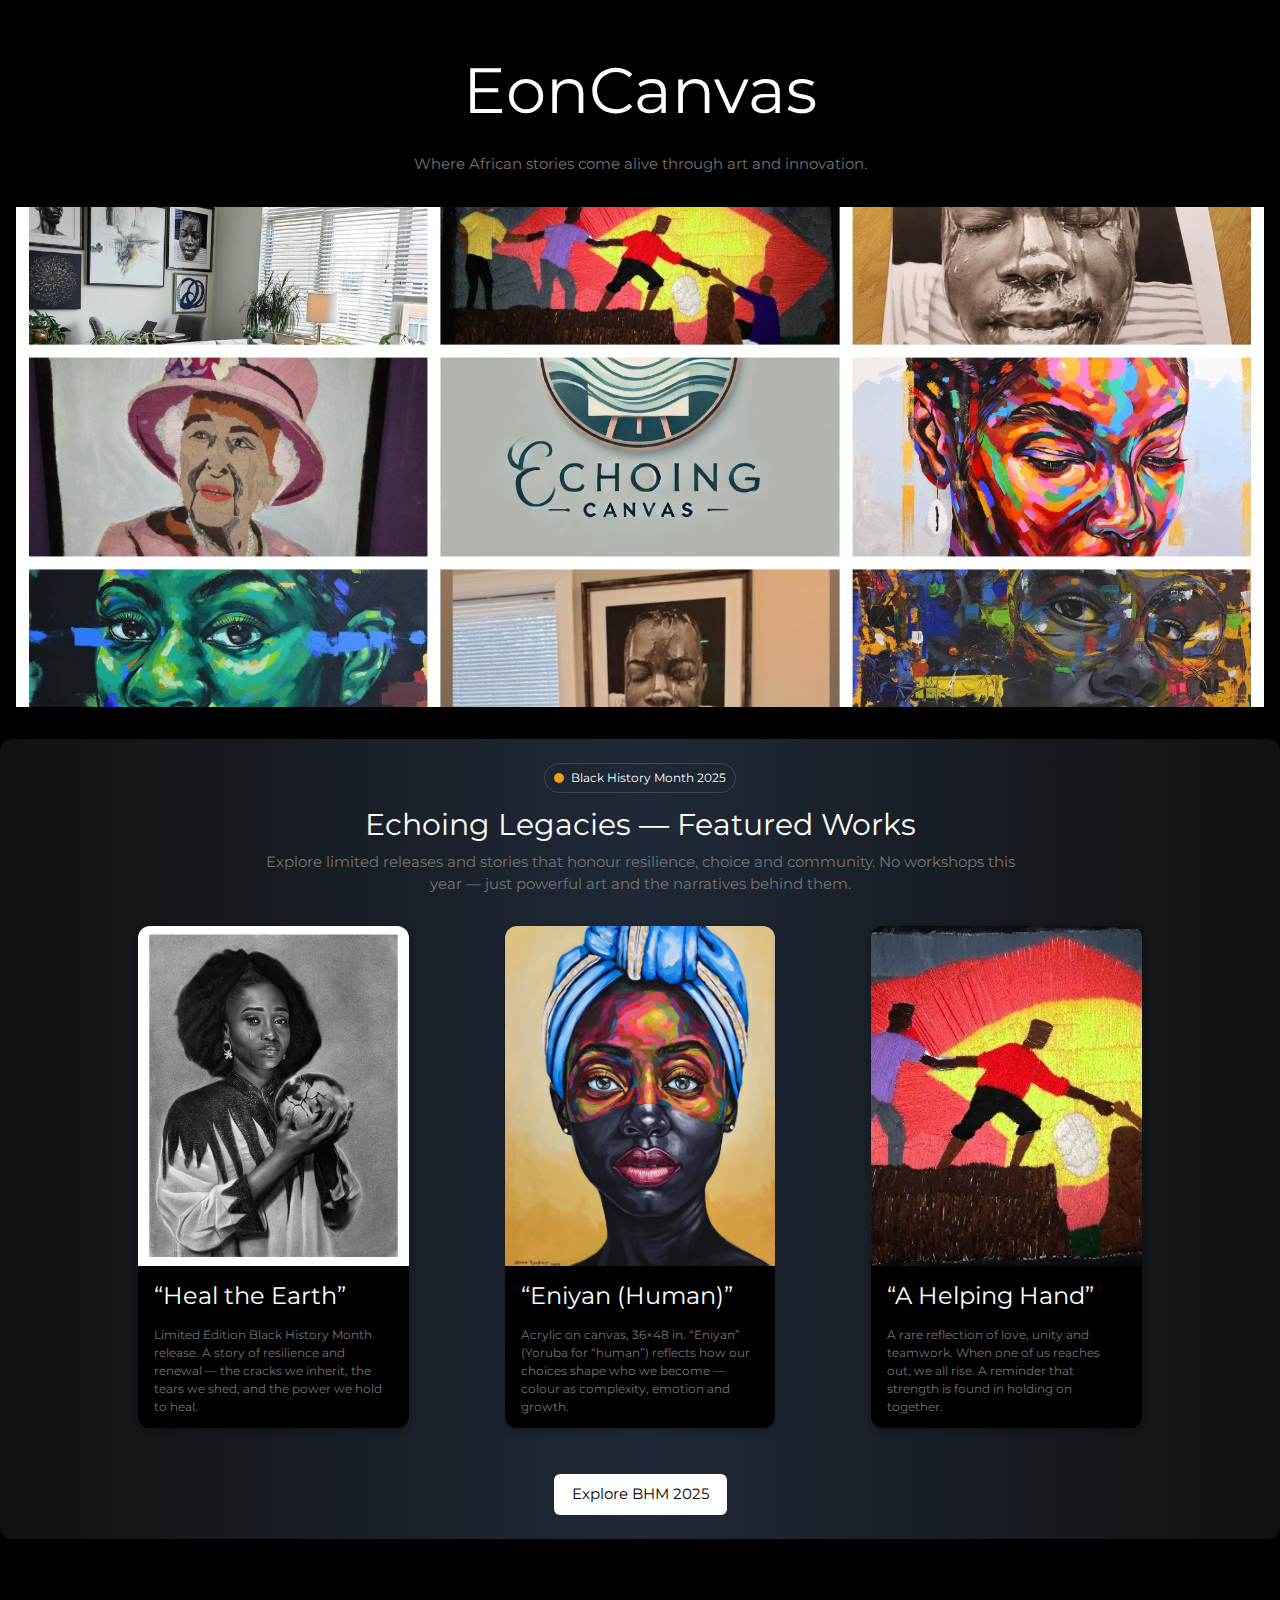
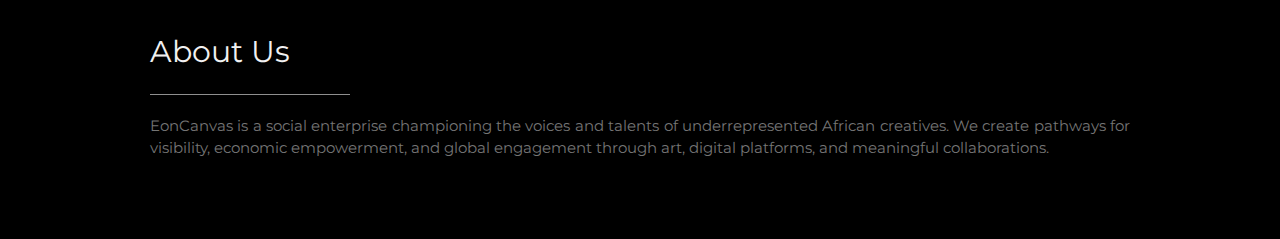
<file: BHM 2025.html>
<!DOCTYPE html>
<html lang="en">
<head>
  <meta charset="UTF-8" />
  <meta name="viewport" content="width=device-width, initial-scale=1" />
  <title>EonCanvas | Echoing Canvas</title>
  <meta name="description" content="EonCanvas empowers African creatives through art, storytelling, and innovation. Join us to explore underrepresented voices in digital and visual art." />
  <link rel="canonical" href="https://eoncanvas.co.uk/" />

  <link rel="stylesheet" href="https://www.w3schools.com/w3css/4/w3.css" />
  <link rel="stylesheet" href="https://fonts.googleapis.com/css?family=Montserrat:300,400,600,700&display=swap" />
  <link rel="stylesheet" href="https://cdnjs.cloudflare.com/ajax/libs/font-awesome/4.7.0/css/font-awesome.min.css" />
  <style>
    body,h1,h2,h3{font-family:"Montserrat",sans-serif}
    .bhm{background:linear-gradient(90deg,#111 0%,#1f2937 50%,#111 100%);padding:2rem;border-radius:12px;margin-bottom:2rem}
    .bhm h2{color:white;margin-bottom:.5rem}
    .bhm p{color:#bbb}
    .bhm a{margin-top:1rem;display:inline-block;background:#fff;color:#000;padding:.6rem 1.2rem;border-radius:6px;text-decoration:none}
  </style>
</head>
<body class="w3-black">

  <header class="w3-container w3-padding-32 w3-center" id="home">
    <h1 class="w3-jumbo w3-text-white">EonCanvas</h1>
    <p class="w3-text-grey">Where African stories come alive through art and innovation.</p>
    <img src="./Images/Banner%20for%20website.jpg" alt="Collage banner showcasing African art from EonCanvas" loading="lazy" class="w3-image w3-margin-top" style="width:100%;max-height:500px;object-fit:cover" />
  </header>

  <!-- Black History Month 2025 -->
  <section id="bhm-2025" class="bhm w3-container w3-round-large w3-padding-24 w3-margin-bottom" aria-labelledby="bhm2025-heading">
    <div class="w3-content" style="max-width:1100px">
      <div class="w3-center" style="margin-bottom:1rem">
        <span class="w3-small w3-text-white" style="display:inline-flex;gap:.5rem;align-items:center;border:1px solid rgba(255,255,255,.15);padding:.35rem .6rem;border-radius:999px">
          <span aria-hidden="true" style="width:10px;height:10px;border-radius:999px;background:#f59e0b"></span>
          Black History Month 2025
        </span>
        <h2 id="bhm2025-heading" class="w3-text-white" style="margin:.6rem 0 .25rem">Echoing Legacies — Featured Works</h2>
        <p class="w3-text-grey" style="max-width:760px;margin:0 auto">Explore limited releases and stories that honour resilience, choice and community. No workshops this year — just powerful art and the narratives behind them.</p>
      </div>

      <!-- Grid -->
      <div class="w3-row-padding" style="margin:0 -8px">
        
        <!-- Heal the Earth -->
        <article class="w3-col s12 m6 l4" aria-labelledby="heal-title">
          <figure class="w3-card w3-black" style="border-radius:12px;overflow:hidden">
            <img src="./Images/Black History Month 2025/Heal The Earth.jpg" alt="Heal the Earth — grayscale portrait holding a cracked globe, symbolising pain and renewal" loading="lazy" style="width:100%;height:340px;object-fit:cover" />
            <figcaption class="w3-container">
              <h3 id="heal-title" class="w3-text-white" style="margin:12px 0 4px">“Heal the Earth”</h3>
              <p class="w3-small w3-text-grey">Limited Edition Black History Month release. A story of resilience and renewal — the cracks we inherit, the tears we shed, and the power we hold to heal.</p>
            </figcaption>
          </figure>
        </article>

        <!-- Eniyan (Human) -->
        <article class="w3-col s12 m6 l4" aria-labelledby="eniyan-title">
          <figure class="w3-card w3-black" style="border-radius:12px;overflow:hidden">
            <img src="./Images/Black%20History%20Month%202025/eniyan.jpg" alt="Eniyan — vibrant multicolour portrait with blue headwrap exploring the complexity of human choice" loading="lazy" style="width:100%;height:340px;object-fit:cover" />
            <figcaption class="w3-container">
              <h3 id="eniyan-title" class="w3-text-white" style="margin:12px 0 4px">“Eniyan (Human)”</h3>
              <p class="w3-small w3-text-grey">Acrylic on canvas, 36×48 in. “Eniyan” (Yoruba for “human”) reflects how our choices shape who we become — colour as complexity, emotion and growth.</p>
            </figcaption>
          </figure>
        </article>

        <!-- A Helping Hand -->
        <article class="w3-col s12 m6 l4" aria-labelledby="helping-title">
          <figure class="w3-card w3-black" style="border-radius:12px;overflow:hidden">
            <img src="./Images/Black%20History%20Month%202025/371742549_1234079397273471_5614060028200103371_n.jpg" alt="A Helping Hand — stylised figures pulling one another up against a radiant background, symbolising unity and teamwork" loading="lazy" style="width:100%;height:340px;object-fit:cover" />
            <figcaption class="w3-container">
              <h3 id="helping-title" class="w3-text-white" style="margin:12px 0 4px">“A Helping Hand”</h3>
              <p class="w3-small w3-text-grey">A rare reflection of love, unity and teamwork. When one of us reaches out, we all rise. A reminder that strength is found in holding on together.</p>
            </figcaption>
          </figure>
        </article>

      </div>

      <!-- Actions -->
      <div class="w3-center" style="margin-top:16px">
        <a href="#artists" class="w3-button w3-round-large w3-white w3-text-black w3-hover-light-grey" aria-label="Explore all artists">Explore BHM 2025</a>
        <!-- Optional secondary CTA: uncomment if you want a print enquiry link
        <a href="#contact" class="w3-button w3-round-large w3-border w3-border-white w3-text-white w3-hover-black" style="margin-left:.5rem">Request Limited Edition Print</a>
        -->
      </div>

      <!-- Hashtags (for social sharing) -->
      <!--
      #BlackHistoryMonth #HealTheEarth #EonCanvas #ArtForChange #CulturalResilience #BlackArt #CreativeLegacy #BrightonCreatives #StoryThroughArt #HealingThroughArt
      #Eniyan #AfricanArt #YorubaCulture #HumanityThroughArt #AHelpingHand #LoveAndUnity #TogetherWeRise
      -->
    </div>
  </section>

  <section class="w3-content w3-justify w3-text-grey w3-padding-64" id="about">
    <h2 class="w3-text-light-grey">About Us</h2>
    <hr style="width:200px" class="w3-opacity" />
    <p>EonCanvas is a social enterprise championing the voices and talents of underrepresented African creatives. We create pathways for visibility, economic empowerment, and global engagement through art, digital platforms, and meaningful collaborations.</p>
  </section>

</body>
</html>
</file>
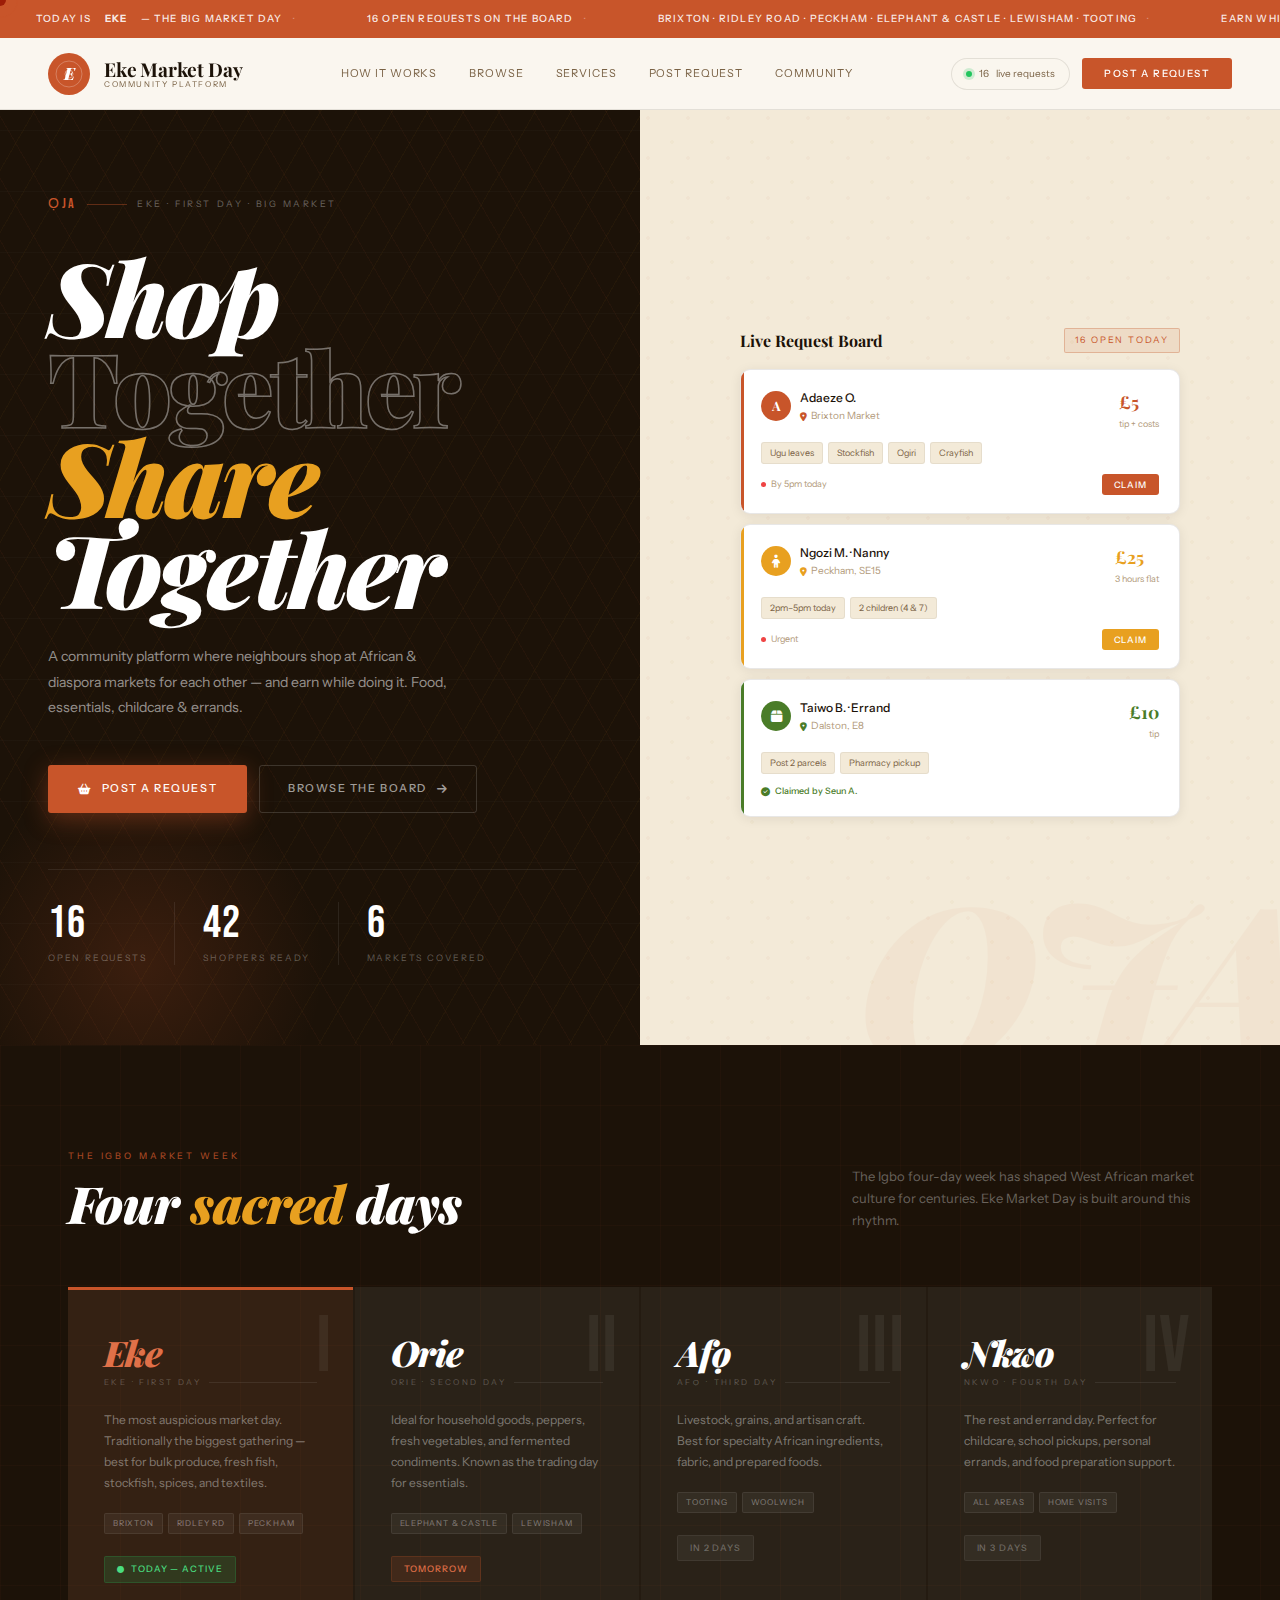
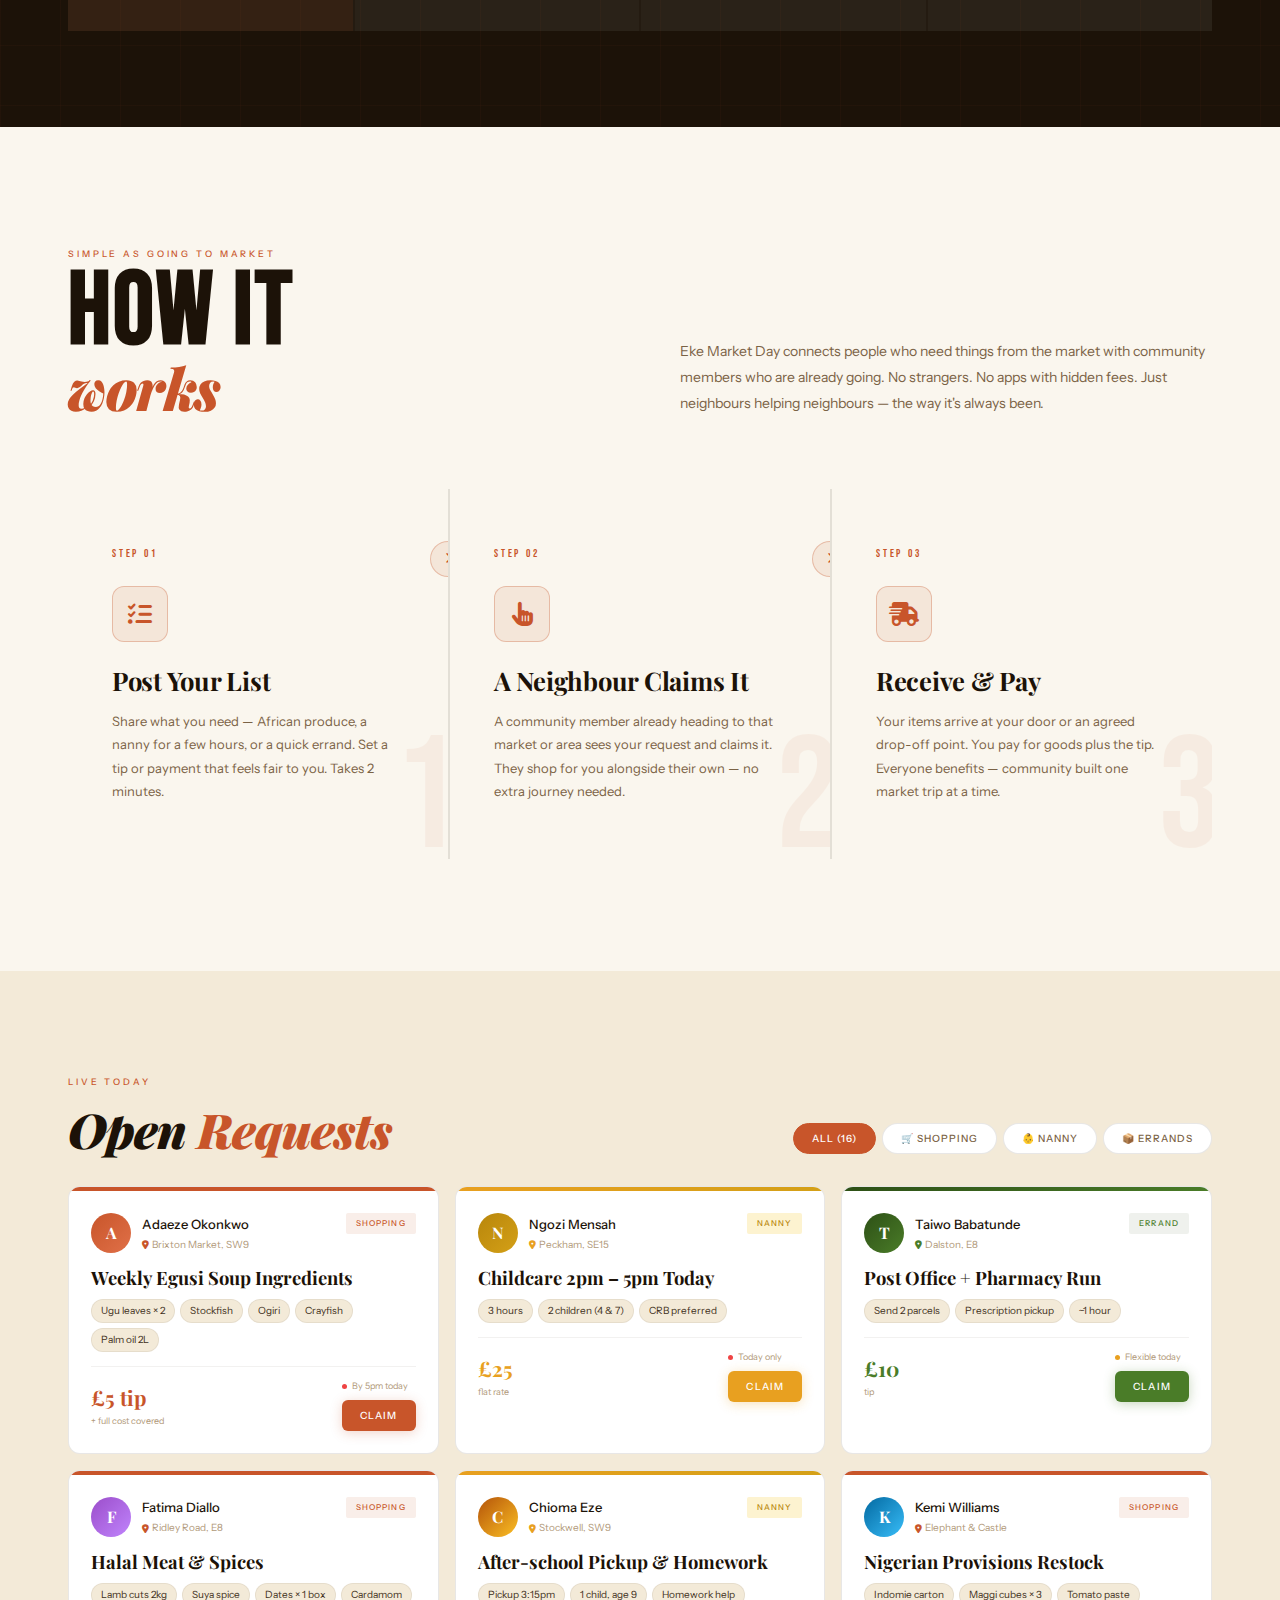
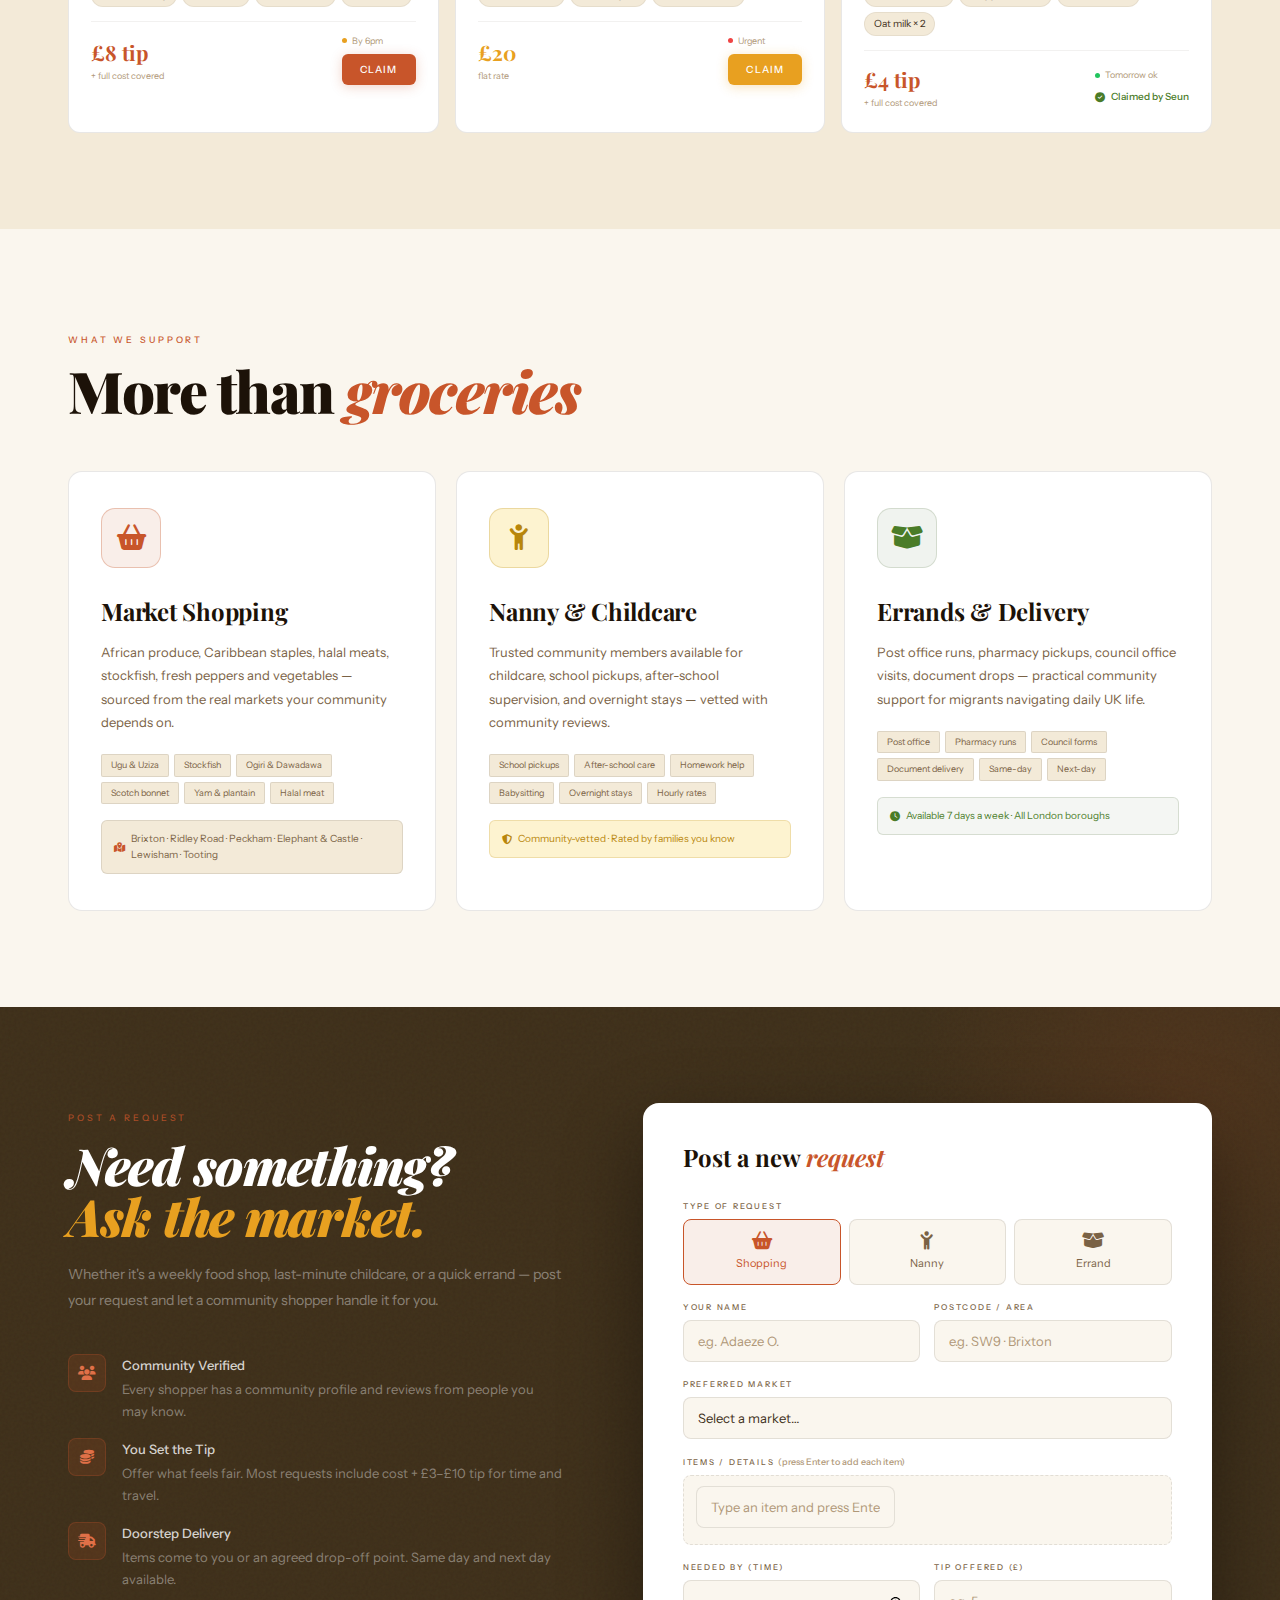
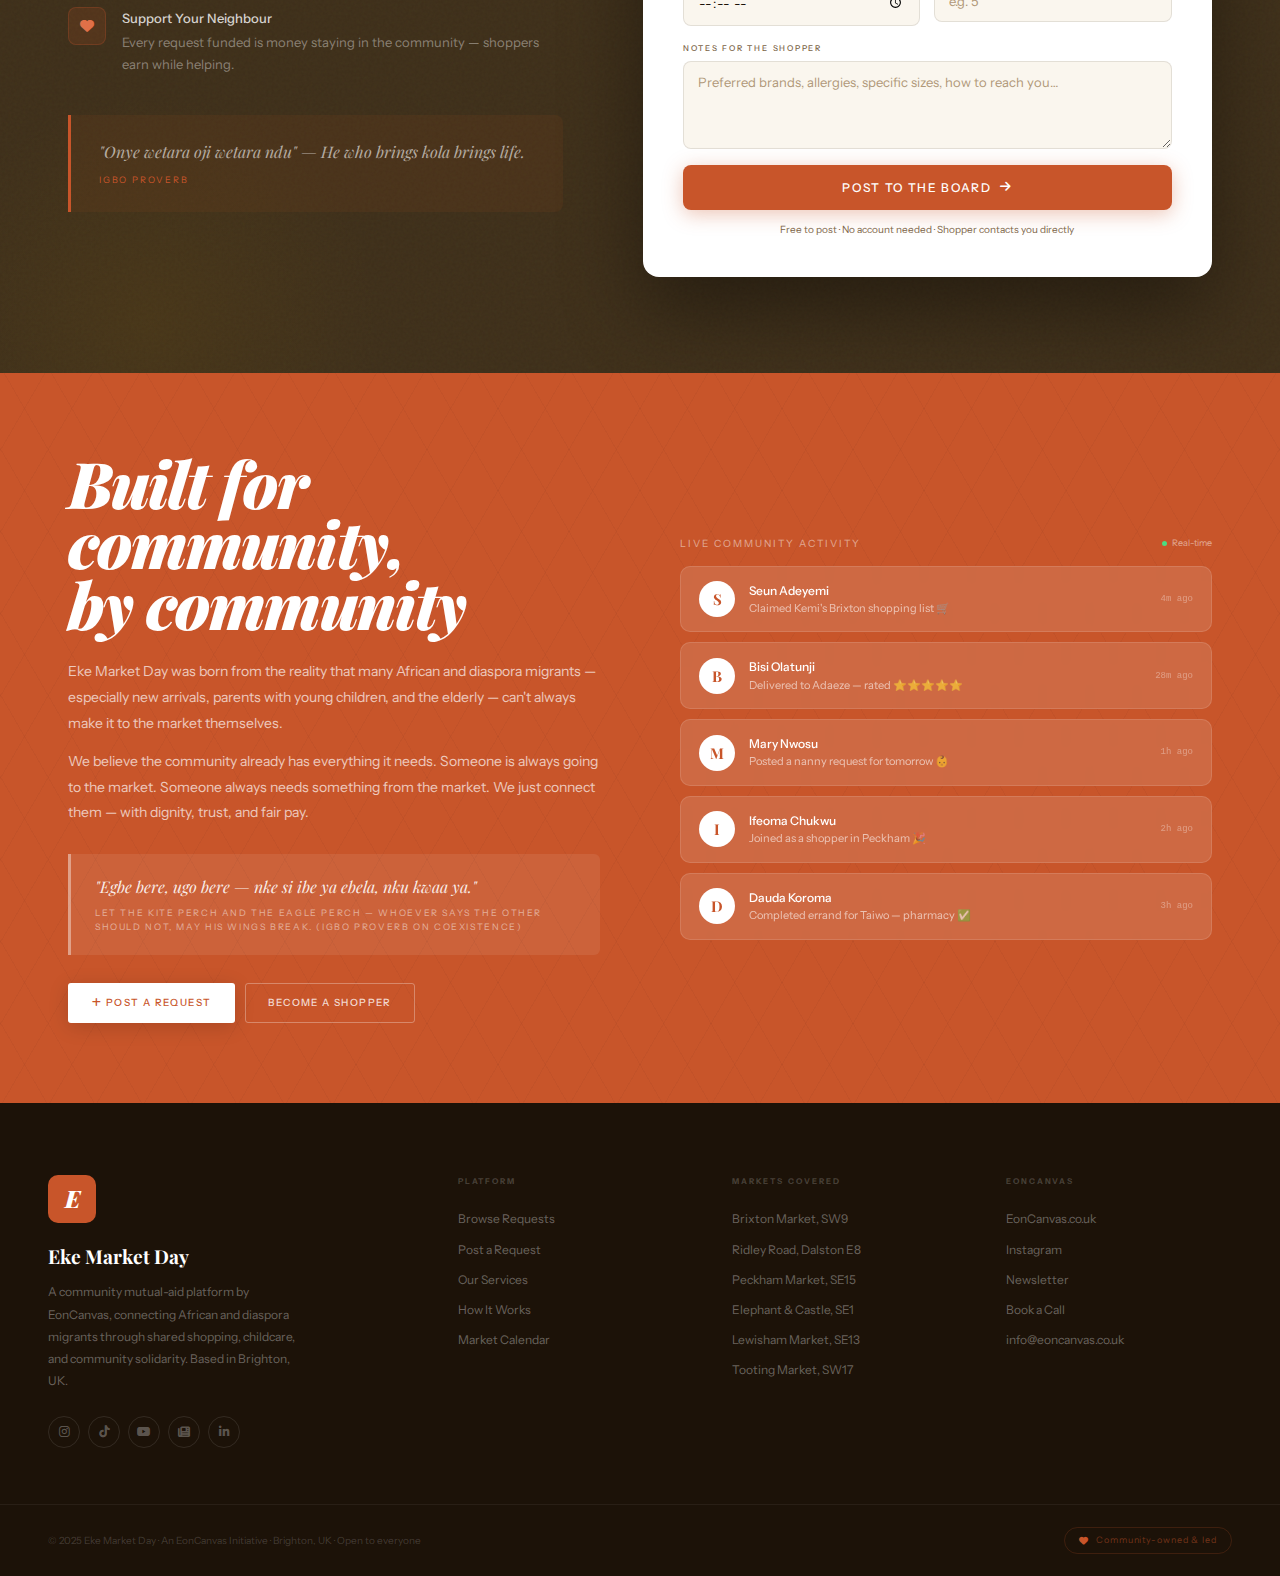
<file: Eke Market Day V2.html>
<!DOCTYPE html>
<html lang="en">
<head>
<meta charset="UTF-8"/>
<meta name="viewport" content="width=device-width, initial-scale=1.0"/>
<title>Eke Market Day — Where Community Shops Together</title>
<meta name="description" content="A community platform where neighbours shop, share, and care for each other at African & diaspora markets across the UK."/>
<link rel="preconnect" href="https://fonts.googleapis.com"/>
<link href="https://fonts.googleapis.com/css2?family=Playfair+Display:ital,wght@0,400;0,700;0,900;1,400;1,700&family=Instrument+Sans:ital,wght@0,300;0,400;0,500;1,300&family=Bebas+Neue&display=swap" rel="stylesheet"/>
<link rel="stylesheet" href="https://cdnjs.cloudflare.com/ajax/libs/font-awesome/6.5.0/css/all.min.css" crossorigin="anonymous"/>
<style>
/* ============================================================
   DESIGN SYSTEM — EDITORIAL MAXIMALISM × AFRO-MARKET WARMTH
   ============================================================ */
:root {
  --terracotta:   #c8552a;
  --terra-light:  #e07048;
  --terra-pale:   #f5ded6;
  --terra-dim:    rgba(200,85,42,0.10);
  --terra-line:   rgba(200,85,42,0.30);
  --gold:         #b8860b;
  --gold-light:   #d4a017;
  --gold-pale:    #fdf3d0;
  --saffron:      #e8a020;
  --forest:       #2d5016;
  --forest-light: #4a7c28;
  --cream:        #faf6ee;
  --cream2:       #f3ead8;
  --cream3:       #ebe0c8;
  --ink:          #1c1208;
  --ink2:         #3d2e18;
  --ink3:         #7a6245;
  --ink4:         #b09878;
  --white:        #fff;
  --border:       rgba(28,18,8,0.10);
  --border2:      rgba(28,18,8,0.06);
  --shadow-sm:    0 2px 12px rgba(28,18,8,0.08);
  --shadow-md:    0 8px 32px rgba(28,18,8,0.12);
  --shadow-lg:    0 20px 64px rgba(28,18,8,0.16);
  --font-display: 'Playfair Display', Georgia, serif;
  --font-body:    'Instrument Sans', sans-serif;
  --font-impact:  'Bebas Neue', sans-serif;
  --nav-h:        72px;
  --ease:         cubic-bezier(.4,0,.2,1);
  --spring:       cubic-bezier(.34,1.56,.64,1);
  --bounce:       cubic-bezier(.68,-0.55,.27,1.55);
}

*, *::before, *::after { box-sizing: border-box; margin: 0; padding: 0; }
html { scroll-behavior: smooth; font-size: 16px; }
body {
  background: var(--cream);
  color: var(--ink2);
  font-family: var(--font-body);
  font-weight: 300;
  line-height: 1.6;
  overflow-x: hidden;
  -webkit-font-smoothing: antialiased;
  cursor: default;
}
a { text-decoration: none; color: inherit; }
img { display: block; max-width: 100%; }
button, input, select, textarea { font-family: var(--font-body); }

/* CUSTOM CURSOR */
*, *:hover { cursor: none !important; }
#cursor {
  position: fixed; z-index: 9999; pointer-events: none;
  width: 12px; height: 12px; border-radius: 50%;
  background: var(--terracotta);
  transform: translate(-50%,-50%);
  transition: width .2s var(--spring), height .2s var(--spring), background .2s;
  mix-blend-mode: multiply;
}
#cursor.hover { width: 44px; height: 44px; background: var(--saffron); opacity: .5; }
#cursor-ring {
  position: fixed; z-index: 9998; pointer-events: none;
  width: 36px; height: 36px; border-radius: 50%;
  border: 1.5px solid var(--terracotta);
  transform: translate(-50%,-50%);
  transition: transform .12s linear, width .25s var(--spring), height .25s var(--spring), opacity .2s;
  opacity: 0.4;
}

/* LAYOUT */
.wrap { max-width: 1240px; margin: 0 auto; padding: 0 48px; }
@media(max-width:600px){ .wrap { padding: 0 20px; } }

/* GLOBAL LABEL */
.eyebrow {
  font-family: var(--font-body); font-size: 9px; font-weight: 500;
  letter-spacing: .32em; text-transform: uppercase;
  color: var(--terracotta); display: inline-block; margin-bottom: 14px;
}
.eyebrow--light { color: rgba(200,85,42,.7); }

/* SCROLLBAR */
::-webkit-scrollbar { width: 4px; }
::-webkit-scrollbar-track { background: var(--cream2); }
::-webkit-scrollbar-thumb { background: var(--terracotta); border-radius: 2px; }

/* ============================================================
   ANNOUNCEMENT BAR
   ============================================================ */
.announce-bar {
  background: var(--terracotta);
  height: 38px; overflow: hidden; position: relative;
  display: flex; align-items: center;
}
.announce-track {
  display: flex; white-space: nowrap;
  animation: marquee 32s linear infinite;
}
@keyframes marquee { from{transform:translateX(0)} to{transform:translateX(-50%)} }
.announce-item {
  display: inline-flex; align-items: center; gap: 10px;
  padding: 0 36px; font-size: 10px; font-weight: 500;
  letter-spacing: .12em; text-transform: uppercase;
  color: rgba(255,255,255,.9);
}
.announce-item .sep { color: rgba(255,255,255,.35); }

/* ============================================================
   NAV
   ============================================================ */
.nav {
  position: sticky; top: 0; z-index: 400;
  height: var(--nav-h);
  display: flex; align-items: center; justify-content: space-between;
  padding: 0 48px;
  background: rgba(250,246,238,.96);
  backdrop-filter: blur(20px);
  border-bottom: 1px solid var(--border);
  transition: box-shadow .3s;
}
.nav.elevated { box-shadow: var(--shadow-md); }
.nav__logo { display: flex; align-items: center; gap: 14px; }
.nav__sigil {
  width: 42px; height: 42px; position: relative; flex-shrink: 0;
}
.nav__sigil svg { width: 100%; height: 100%; }
.nav__wordmark {
  font-family: var(--font-display); font-size: 1.2rem;
  font-weight: 700; color: var(--ink); letter-spacing: -.01em; line-height: 1.1;
}
.nav__wordmark small {
  display: block; font-family: var(--font-body); font-size: 8px;
  font-weight: 400; letter-spacing: .2em; text-transform: uppercase;
  color: var(--ink3); font-style: normal;
}
.nav__menu { display: flex; align-items: center; gap: 0; list-style: none; }
.nav__menu a {
  display: block; padding: 8px 16px; font-size: 11px; font-weight: 400;
  letter-spacing: .08em; text-transform: uppercase; color: var(--ink3);
  transition: color .2s; position: relative;
}
.nav__menu a::after {
  content: ''; position: absolute; bottom: 4px; left: 16px; right: 16px;
  height: 1px; background: var(--terracotta); transform: scaleX(0);
  transition: transform .25s var(--ease);
}
.nav__menu a:hover { color: var(--terracotta); }
.nav__menu a:hover::after { transform: scaleX(1); }
.nav__right { display: flex; align-items: center; gap: 12px; }
.nav__pill {
  display: flex; align-items: center; gap: 7px;
  padding: 7px 14px; border-radius: 999px; border: 1px solid var(--border);
  font-size: 10px; color: var(--ink3); background: var(--cream);
}
.nav__pill .live-dot {
  width: 6px; height: 6px; border-radius: 50%; background: #22c55e;
  box-shadow: 0 0 0 3px rgba(34,197,94,.2);
  animation: livepulse 2s ease-in-out infinite;
}
@keyframes livepulse { 0%,100%{box-shadow:0 0 0 3px rgba(34,197,94,.2)} 50%{box-shadow:0 0 0 6px rgba(34,197,94,.05)} }
.nav__cta {
  padding: 9px 22px; background: var(--terracotta); color: #fff;
  border: none; border-radius: 3px; font-size: 10px; font-weight: 500;
  letter-spacing: .14em; text-transform: uppercase;
  transition: background .2s, transform .18s var(--spring);
}
.nav__cta:hover { background: var(--terra-light); transform: translateY(-2px); }
.nav__burger {
  display: none; flex-direction: column; gap: 5px;
  background: none; border: none; padding: 4px;
}
.nav__burger span { display: block; width: 22px; height: 1.5px; background: var(--ink); transition: transform .3s, opacity .3s; }
.nav__burger.open span:nth-child(1) { transform: translateY(6.5px) rotate(45deg); }
.nav__burger.open span:nth-child(2) { opacity: 0; }
.nav__burger.open span:nth-child(3) { transform: translateY(-6.5px) rotate(-45deg); }

/* ============================================================
   HERO — EDITORIAL SPLIT LAYOUT
   ============================================================ */
.hero {
  min-height: calc(100vh - var(--nav-h) - 38px);
  display: grid; grid-template-columns: 1fr 1fr;
  position: relative; overflow: hidden;
}
.hero__left {
  background: var(--ink);
  position: relative; overflow: hidden;
  display: flex; flex-direction: column; justify-content: flex-end;
  padding: 80px 64px 80px 48px;
}
/* Adire/kente-inspired geometric background */
.hero__left::before {
  content: ''; position: absolute; inset: 0;
  background-image:
    repeating-linear-gradient(60deg, transparent, transparent 30px, rgba(200,85,42,.05) 30px, rgba(200,85,42,.05) 31px),
    repeating-linear-gradient(-60deg, transparent, transparent 30px, rgba(184,134,11,.05) 30px, rgba(184,134,11,.05) 31px),
    repeating-linear-gradient(0deg, transparent, transparent 60px, rgba(255,255,255,.02) 60px, rgba(255,255,255,.02) 61px);
  pointer-events: none;
}
.hero__left::after {
  content: ''; position: absolute; bottom: -120px; left: -60px;
  width: 400px; height: 400px;
  background: radial-gradient(circle, rgba(200,85,42,.18) 0%, transparent 65%);
  pointer-events: none;
}
.hero__left-content { position: relative; z-index: 2; }
.hero__day-tag {
  display: inline-flex; align-items: center; gap: 10px;
  margin-bottom: 40px;
}
.hero__day-number {
  font-family: var(--font-impact); font-size: 14px; letter-spacing: .2em;
  color: var(--terracotta); line-height: 1;
}
.hero__day-line { width: 40px; height: 1px; background: rgba(200,85,42,.4); }
.hero__day-text { font-size: 9px; letter-spacing: .28em; text-transform: uppercase; color: rgba(255,255,255,.35); }
.hero__title {
  font-family: var(--font-display); font-weight: 900; font-style: italic;
  font-size: clamp(4rem, 8vw, 7.5rem);
  line-height: .88; letter-spacing: -.03em;
  color: var(--white); margin-bottom: 32px;
}
.hero__title .stroke {
  -webkit-text-stroke: 1.5px rgba(255,255,255,.4); color: transparent;
  font-style: normal;
}
.hero__title .accent { color: var(--saffron); }
.hero__desc {
  font-size: 14px; line-height: 1.85; color: rgba(255,255,255,.55);
  max-width: 420px; margin-bottom: 44px;
}
.hero__btns { display: flex; gap: 12px; flex-wrap: wrap; }
.btn-hero-primary {
  display: inline-flex; align-items: center; gap: 10px;
  padding: 15px 30px; background: var(--terracotta); color: #fff;
  border: none; border-radius: 3px; font-size: 11px; font-weight: 500;
  letter-spacing: .14em; text-transform: uppercase;
  transition: background .2s, transform .2s var(--spring), box-shadow .2s;
  box-shadow: 0 6px 24px rgba(200,85,42,.4);
}
.btn-hero-primary:hover { background: var(--terra-light); transform: translateY(-3px); box-shadow: 0 10px 32px rgba(200,85,42,.5); }
.btn-hero-ghost {
  display: inline-flex; align-items: center; gap: 10px;
  padding: 14px 28px; background: transparent; color: rgba(255,255,255,.6);
  border: 1px solid rgba(255,255,255,.15); border-radius: 3px;
  font-size: 11px; font-weight: 500; letter-spacing: .14em; text-transform: uppercase;
  transition: border-color .2s, color .2s, transform .2s var(--spring);
}
.btn-hero-ghost:hover { border-color: rgba(255,255,255,.4); color: #fff; transform: translateY(-3px); }
.hero__stats-row {
  display: flex; gap: 0; margin-top: 56px;
  border-top: 1px solid rgba(255,255,255,.08); padding-top: 32px;
}
.hero__stat { padding: 0 28px 0 0; margin-right: 28px; border-right: 1px solid rgba(255,255,255,.08); }
.hero__stat:last-child { border-right: none; }
.hero__stat-n {
  font-family: var(--font-impact); font-size: 2.8rem; color: var(--white);
  letter-spacing: .02em; line-height: 1;
}
.hero__stat-l { font-size: 9px; letter-spacing: .2em; text-transform: uppercase; color: rgba(255,255,255,.3); margin-top: 4px; }

/* HERO RIGHT */
.hero__right {
  background: var(--cream2);
  position: relative; overflow: hidden;
  display: flex; align-items: center; justify-content: center; padding: 60px 48px;
}
.hero__right::before {
  content: 'ỌJA'; position: absolute; bottom: -40px; right: -20px;
  font-family: var(--font-display); font-size: 220px; font-weight: 900; font-style: italic;
  color: var(--terracotta); opacity: .04; line-height: 1; pointer-events: none; user-select: none;
  letter-spacing: -.05em;
}
/* Adinkra-inspired SVG pattern overlay */
.hero__right::after {
  content: ''; position: absolute; inset: 0;
  background-image: radial-gradient(circle at 20% 20%, rgba(200,85,42,.04) 2px, transparent 2px),
                    radial-gradient(circle at 80% 80%, rgba(184,134,11,.04) 2px, transparent 2px);
  background-size: 40px 40px;
  pointer-events: none;
}

/* LIVE BOARD PREVIEW */
.board-preview { position: relative; z-index: 2; width: 100%; max-width: 440px; }
.board-preview__header {
  display: flex; align-items: center; justify-content: space-between;
  margin-bottom: 16px;
}
.board-preview__title { font-family: var(--font-display); font-size: 1rem; font-weight: 700; color: var(--ink); }
.board-preview__count {
  font-size: 9px; letter-spacing: .2em; text-transform: uppercase;
  color: var(--terracotta); padding: 4px 10px; background: var(--terra-dim);
  border: 1px solid var(--terra-line); border-radius: 2px;
}
.preview-card {
  background: var(--white); border: 1px solid var(--border);
  border-radius: 10px; padding: 18px 20px; margin-bottom: 10px;
  box-shadow: var(--shadow-sm);
  animation: slidePreview 1s var(--ease) both;
  position: relative; overflow: hidden;
}
.preview-card::before {
  content: ''; position: absolute; top: 0; left: 0; bottom: 0; width: 3px;
  background: var(--terracotta); border-radius: 10px 0 0 10px;
}
.preview-card--nanny::before { background: var(--saffron); }
.preview-card--errand::before { background: var(--forest-light); }
@keyframes slidePreview {
  from { opacity: 0; transform: translateX(20px); }
  to { opacity: 1; transform: translateX(0); }
}
.preview-card:nth-child(2) { animation-delay: .15s; }
.preview-card:nth-child(3) { animation-delay: .30s; }
.preview-card:nth-child(4) { animation-delay: .45s; }
.preview-card__row { display: flex; align-items: flex-start; justify-content: space-between; gap: 10px; }
.preview-card__user { display: flex; align-items: center; gap: 9px; }
.preview-card__av {
  width: 30px; height: 30px; border-radius: 50%; flex-shrink: 0;
  display: flex; align-items: center; justify-content: center;
  font-family: var(--font-display); font-size: 13px; font-weight: 700; color: #fff;
  background: var(--terracotta);
}
.preview-card__av--gold { background: var(--saffron); }
.preview-card__av--green { background: var(--forest-light); }
.preview-card__name { font-size: 12px; font-weight: 500; color: var(--ink); }
.preview-card__loc { font-size: 10px; color: var(--ink4); display: flex; align-items: center; gap: 4px; margin-top: 1px; }
.preview-card__reward {
  font-family: var(--font-display); font-size: 1.1rem; font-weight: 700;
  color: var(--terracotta); white-space: nowrap;
}
.preview-card__reward small { font-family: var(--font-body); font-size: 9px; color: var(--ink4); font-weight: 300; display: block; text-align: right; margin-top: 1px; }
.preview-card__items { display: flex; flex-wrap: wrap; gap: 5px; margin-top: 10px; }
.preview-chip {
  font-size: 9px; padding: 3px 8px; border-radius: 3px;
  background: var(--cream2); color: var(--ink3); border: 1px solid var(--border2);
}
.preview-card__footer { display: flex; align-items: center; justify-content: space-between; margin-top: 10px; }
.preview-card__urgency { font-size: 9px; color: var(--ink4); display: flex; align-items: center; gap: 5px; }
.urgency-pip { width: 5px; height: 5px; border-radius: 50%; }
.urgency-pip--red { background: #ef4444; }
.urgency-pip--amber { background: var(--saffron); }
.urgency-pip--green { background: #22c55e; }
.preview-card__btn {
  padding: 5px 12px; background: var(--terracotta); color: #fff;
  border: none; border-radius: 3px; font-size: 9px; font-weight: 500;
  letter-spacing: .1em; text-transform: uppercase;
  transition: background .2s, transform .15s var(--spring);
}
.preview-card__btn:hover { background: var(--terra-light); transform: scale(1.05); }
.preview-card__claimed { font-size: 9px; color: var(--forest-light); display: flex; align-items: center; gap: 5px; font-weight: 500; }

/* ============================================================
   MARKET DAY CALENDAR
   ============================================================ */
.mday-section {
  background: var(--ink); padding: 96px 0; position: relative; overflow: hidden;
}
.mday-section::before {
  content: ''; position: absolute; inset: 0;
  background-image:
    linear-gradient(rgba(200,85,42,.04) 1px, transparent 1px),
    linear-gradient(90deg, rgba(200,85,42,.04) 1px, transparent 1px);
  background-size: 60px 60px;
  pointer-events: none;
}
.mday-header { display: flex; justify-content: space-between; align-items: flex-end; margin-bottom: 56px; }
.mday-header .eyebrow { color: rgba(200,85,42,.8); }
.mday-h2 {
  font-family: var(--font-display); font-size: clamp(2rem, 4vw, 3.2rem);
  font-weight: 900; font-style: italic; color: var(--white);
  line-height: 1.05; letter-spacing: -.02em;
}
.mday-h2 .accent { color: var(--saffron); }
.mday-sub { font-size: 13px; color: rgba(255,255,255,.35); max-width: 360px; line-height: 1.7; }
.mday-grid { display: grid; grid-template-columns: repeat(4,1fr); gap: 2px; background: rgba(255,255,255,.04); }
.mday-card {
  background: rgba(255,255,255,.03); padding: 48px 36px;
  position: relative; overflow: hidden;
  transition: background .3s;
}
.mday-card:hover { background: rgba(255,255,255,.06); }
.mday-card--active { background: rgba(200,85,42,.10) !important; }
.mday-card__roman {
  font-family: var(--font-impact); font-size: 5rem;
  color: rgba(255,255,255,.06); line-height: 1;
  position: absolute; top: 20px; right: 20px; letter-spacing: .02em;
}
.mday-card__active-band {
  position: absolute; top: 0; left: 0; right: 0; height: 3px;
  background: var(--terracotta); opacity: 0;
  transition: opacity .3s;
}
.mday-card--active .mday-card__active-band { opacity: 1; }
.mday-card__name {
  font-family: var(--font-display); font-size: 2.2rem; font-weight: 900; font-style: italic;
  color: var(--white); line-height: 1; margin-bottom: 6px; letter-spacing: -.02em;
}
.mday-card--active .mday-card__name { color: var(--terra-light); }
.mday-card__igbo {
  font-size: 8px; letter-spacing: .3em; text-transform: uppercase;
  color: rgba(255,255,255,.25); margin-bottom: 20px;
  display: flex; align-items: center; gap: 8px;
}
.mday-card__igbo::after { content: ''; flex: 1; height: 1px; background: rgba(255,255,255,.08); }
.mday-card__desc { font-size: 12px; line-height: 1.75; color: rgba(255,255,255,.4); margin-bottom: 20px; }
.mday-card__markets { display: flex; flex-wrap: wrap; gap: 5px; margin-bottom: 20px; }
.mday-card__mkt {
  font-size: 8px; letter-spacing: .1em; text-transform: uppercase;
  padding: 3px 8px; border-radius: 2px;
  background: rgba(255,255,255,.05); color: rgba(255,255,255,.4);
  border: 1px solid rgba(255,255,255,.07);
}
.mday-badge {
  display: inline-flex; align-items: center; gap: 6px;
  font-size: 9px; font-weight: 500; letter-spacing: .1em; text-transform: uppercase;
  padding: 5px 12px; border-radius: 2px;
}
.mday-badge--live { background: rgba(34,197,94,.15); color: #4ade80; border: 1px solid rgba(34,197,94,.2); }
.mday-badge--next { background: rgba(200,85,42,.15); color: var(--terra-light); border: 1px solid rgba(200,85,42,.2); }
.mday-badge--soon { background: rgba(255,255,255,.05); color: rgba(255,255,255,.3); border: 1px solid rgba(255,255,255,.06); }

/* ============================================================
   HOW IT WORKS — DIAGONAL OFFSET LAYOUT
   ============================================================ */
.how-section { padding: 112px 0; background: var(--cream); overflow: hidden; }
.how-intro { display: grid; grid-template-columns: 1fr 1fr; gap: 80px; align-items: end; margin-bottom: 72px; }
.how-h2 {
  font-family: var(--font-display); font-size: clamp(2.2rem, 4.5vw, 3.8rem);
  font-weight: 900; color: var(--ink); line-height: 1.0; letter-spacing: -.025em;
}
.how-h2 em { font-style: italic; color: var(--terracotta); }
.how-h2 .big {
  font-family: var(--font-impact); font-size: clamp(3.5rem, 8vw, 7rem);
  display: block; letter-spacing: .02em; color: var(--ink);
  line-height: .9; margin-top: -8px;
}
.how-right-text { font-size: 14px; line-height: 1.85; color: var(--ink3); }
.how-steps { display: grid; grid-template-columns: repeat(3,1fr); gap: 2px; background: var(--border); }
.how-step {
  background: var(--cream); padding: 56px 44px; position: relative;
  overflow: hidden; transition: background .3s;
}
.how-step:hover { background: var(--terra-pale); }
.how-step__bg-num {
  position: absolute; bottom: -20px; right: -10px;
  font-family: var(--font-impact); font-size: 10rem; color: var(--terracotta);
  opacity: .06; line-height: 1; pointer-events: none; user-select: none;
}
.how-step__num {
  font-family: var(--font-impact); font-size: 11px; letter-spacing: .25em;
  color: var(--terracotta); margin-bottom: 24px; display: block;
}
.how-step__icon-wrap {
  width: 56px; height: 56px; border-radius: 12px; margin-bottom: 24px;
  display: flex; align-items: center; justify-content: center;
  font-size: 24px; color: var(--terracotta);
  background: var(--terra-dim); border: 1px solid var(--terra-line);
  transition: transform .3s var(--spring), background .3s;
}
.how-step:hover .how-step__icon-wrap {
  transform: scale(1.1) rotate(-4deg);
  background: var(--terracotta); color: #fff;
}
.how-step__title {
  font-family: var(--font-display); font-size: 1.6rem; font-weight: 700;
  color: var(--ink); margin-bottom: 14px; line-height: 1.15; letter-spacing: -.01em;
}
.how-step__desc { font-size: 13px; line-height: 1.8; color: var(--ink3); }
.how-connector {
  position: absolute; right: -18px; top: 52px;
  width: 36px; height: 36px; border-radius: 50%;
  background: var(--terra-dim); border: 1px solid var(--terra-line);
  display: flex; align-items: center; justify-content: center;
  color: var(--terracotta); font-size: 11px; z-index: 3;
}
.how-step:last-child .how-connector { display: none; }

/* ============================================================
   LIVE BOARD
   ============================================================ */
.board-section { padding: 96px 0; background: var(--cream2); }
.board-top { display: flex; justify-content: space-between; align-items: flex-end; flex-wrap: wrap; gap: 24px; margin-bottom: 32px; }
.board-h2 {
  font-family: var(--font-display); font-size: clamp(2rem, 4vw, 3rem);
  font-weight: 900; font-style: italic; color: var(--ink);
  line-height: 1.05; letter-spacing: -.02em;
}
.board-h2 span { color: var(--terracotta); }
.filter-group { display: flex; gap: 6px; flex-wrap: wrap; }
.flt {
  padding: 8px 18px; border-radius: 999px; border: 1.5px solid var(--border);
  font-size: 10px; font-weight: 500; letter-spacing: .1em; text-transform: uppercase;
  color: var(--ink3); background: var(--white); transition: all .2s var(--ease);
}
.flt:hover { border-color: var(--terra-line); color: var(--terracotta); background: var(--terra-dim); }
.flt.on { background: var(--terracotta); border-color: var(--terracotta); color: #fff; }
.board-grid { display: grid; grid-template-columns: repeat(3,1fr); gap: 16px; }
.rq-card {
  background: var(--white); border: 1px solid var(--border); border-radius: 12px;
  overflow: hidden; transition: box-shadow .25s, transform .25s var(--spring);
  position: relative;
}
.rq-card:hover { box-shadow: var(--shadow-lg); transform: translateY(-4px); }
.rq-card__bar { height: 4px; background: var(--terracotta); }
.rq-card__bar--nanny  { background: linear-gradient(90deg, var(--saffron), var(--gold-light)); }
.rq-card__bar--errand { background: linear-gradient(90deg, var(--forest), var(--forest-light)); }
.rq-card__body { padding: 22px; }
.rq-card__head { display: flex; justify-content: space-between; align-items: flex-start; margin-bottom: 14px; }
.rq-card__user-row { display: flex; align-items: center; gap: 11px; }
.rq-card__ava {
  width: 40px; height: 40px; border-radius: 50%; flex-shrink: 0;
  display: flex; align-items: center; justify-content: center;
  font-family: var(--font-display); font-size: 16px; font-weight: 700; color: #fff;
}
.rq-card__ava--A { background: linear-gradient(135deg,#c8552a,#e07048); }
.rq-card__ava--N { background: linear-gradient(135deg,#b8860b,#d4a017); }
.rq-card__ava--T { background: linear-gradient(135deg,#2d5016,#4a7c28); }
.rq-card__ava--F { background: linear-gradient(135deg,#9b4dca,#c084fc); }
.rq-card__ava--K { background: linear-gradient(135deg,#0369a1,#38bdf8); }
.rq-card__ava--C { background: linear-gradient(135deg,#b45309,#fbbf24); }
.rq-card__ava--O { background: linear-gradient(135deg,#be123c,#fb7185); }
.rq-card__uname { font-size: 13px; font-weight: 500; color: var(--ink); }
.rq-card__uloc { font-size: 10px; color: var(--ink4); display: flex; align-items: center; gap: 3px; margin-top: 2px; }
.rq-card__type {
  font-size: 8px; letter-spacing: .14em; text-transform: uppercase; font-weight: 500;
  padding: 4px 10px; border-radius: 2px;
}
.type-shop { background: var(--terra-dim); color: var(--terracotta); }
.type-nanny { background: var(--gold-pale); color: var(--gold); }
.type-errand { background: rgba(45,80,22,.08); color: var(--forest-light); }
.rq-card__title {
  font-family: var(--font-display); font-size: 1.15rem; font-weight: 700;
  color: var(--ink); margin-bottom: 10px; line-height: 1.2;
}
.rq-card__chips { display: flex; flex-wrap: wrap; gap: 5px; margin-bottom: 14px; }
.rq-chip {
  font-size: 10px; padding: 3px 9px; border-radius: 999px;
  background: var(--cream2); color: var(--ink2); border: 1px solid var(--border2);
}
.rq-card__foot {
  display: flex; align-items: center; justify-content: space-between;
  padding-top: 12px; border-top: 1px solid var(--border2);
}
.rq-card__reward-num {
  font-family: var(--font-display); font-size: 1.3rem; font-weight: 700; color: var(--terracotta);
}
.rq-card__reward-label { font-size: 9px; color: var(--ink4); }
.rq-card__urgency { display: flex; align-items: center; gap: 5px; font-size: 9px; color: var(--ink4); }
.rq-claim-btn {
  padding: 9px 18px; background: var(--terracotta); color: #fff; border: none;
  border-radius: 6px; font-size: 10px; font-weight: 500; letter-spacing: .12em; text-transform: uppercase;
  transition: background .2s, transform .15s var(--spring), box-shadow .2s;
  box-shadow: 0 2px 12px rgba(200,85,42,.25);
}
.rq-claim-btn:hover { background: var(--terra-light); transform: scale(1.06); box-shadow: 0 4px 18px rgba(200,85,42,.4); }
.rq-claimed { display: flex; align-items: center; gap: 6px; color: var(--forest-light); font-size: 10px; font-weight: 500; }

/* ============================================================
   POST FORM — IMMERSIVE DARK SECTION
   ============================================================ */
.post-section {
  padding: 96px 0; background: var(--ink2); position: relative; overflow: hidden;
}
.post-section::before {
  content: ''; position: absolute; inset: 0;
  background-image: url("data:image/svg+xml,%3Csvg viewBox='0 0 600 600' xmlns='http://www.w3.org/2000/svg'%3E%3Cfilter id='n'%3E%3CfeTurbulence type='fractalNoise' baseFrequency='0.55' numOctaves='3' stitchTiles='stitch'/%3E%3C/filter%3E%3Crect width='100%25' height='100%25' filter='url(%23n)' opacity='0.035'/%3E%3C/svg%3E");
  pointer-events: none;
}
.post-section::after {
  content: ''; position: absolute; top: -200px; right: -200px;
  width: 600px; height: 600px;
  background: radial-gradient(circle, rgba(200,85,42,.12) 0%, transparent 65%);
  pointer-events: none;
}
.post-glow {
  position: absolute; bottom: -200px; left: -100px; width: 500px; height: 500px;
  background: radial-gradient(circle, rgba(184,134,11,.08) 0%, transparent 65%);
  pointer-events: none;
}
.post-grid { display: grid; grid-template-columns: 1fr 1.15fr; gap: 80px; align-items: start; position: relative; z-index: 2; }
.post-eyebrow { color: rgba(200,85,42,.8); }
.post-h2 {
  font-family: var(--font-display); font-size: clamp(2.2rem, 4vw, 3.4rem);
  font-weight: 900; font-style: italic; color: var(--white);
  line-height: 1.0; letter-spacing: -.025em; margin-bottom: 20px;
}
.post-h2 span { color: var(--saffron); }
.post-body { font-size: 14px; line-height: 1.85; color: rgba(255,255,255,.4); margin-bottom: 40px; }
.post-perks { list-style: none; display: flex; flex-direction: column; gap: 16px; }
.post-perk { display: flex; align-items: flex-start; gap: 16px; }
.post-perk__icon {
  width: 38px; height: 38px; border-radius: 8px; flex-shrink: 0;
  background: rgba(200,85,42,.15); border: 1px solid rgba(200,85,42,.25);
  display: flex; align-items: center; justify-content: center;
  color: var(--terra-light); font-size: 14px;
}
.post-perk__text { font-size: 13px; line-height: 1.7; color: rgba(255,255,255,.4); }
.post-perk__text strong { color: rgba(255,255,255,.8); display: block; margin-bottom: 2px; font-weight: 500; }
.post-quote {
  margin-top: 40px; padding: 24px 28px; border-left: 3px solid var(--terracotta);
  background: rgba(200,85,42,.08); border-radius: 0 8px 8px 0;
}
.post-quote p {
  font-family: var(--font-display); font-size: 1rem; font-style: italic;
  color: rgba(255,255,255,.6); line-height: 1.65;
}
.post-quote cite { display: block; margin-top: 8px; font-size: 9px; letter-spacing: .2em; text-transform: uppercase; color: var(--terracotta); font-style: normal; }

/* FORM CARD */
.post-form-card {
  background: var(--white); border-radius: 16px; padding: 40px;
  box-shadow: 0 32px 80px rgba(0,0,0,.4);
}
.post-form-title {
  font-family: var(--font-display); font-size: 1.5rem; font-weight: 700;
  color: var(--ink); margin-bottom: 28px; line-height: 1.2;
}
.post-form-title em { font-style: italic; color: var(--terracotta); }
.fg { display: flex; flex-direction: column; gap: 6px; margin-bottom: 16px; }
.fg label {
  font-size: 8px; font-weight: 500; letter-spacing: .22em;
  text-transform: uppercase; color: var(--ink3);
}
.fg input, .fg select, .fg textarea {
  padding: 12px 14px; border: 1.5px solid var(--border);
  border-radius: 8px; background: var(--cream);
  font-size: 13px; color: var(--ink); outline: none;
  transition: border-color .2s, background .2s; -webkit-appearance: none;
}
.fg input::placeholder, .fg textarea::placeholder { color: var(--ink4); }
.fg input:focus, .fg select:focus, .fg textarea:focus {
  border-color: var(--terra-line); background: var(--white);
}
.fg select { color: var(--ink2); }
.fg textarea { resize: vertical; min-height: 88px; }
.fg-row { display: grid; grid-template-columns: 1fr 1fr; gap: 14px; }
.items-wrap {
  border: 1.5px dashed var(--border); border-radius: 8px;
  background: var(--cream); padding: 10px 12px; min-height: 70px;
  display: flex; flex-wrap: wrap; gap: 6px; align-content: flex-start;
}
.items-wrap:focus-within { border-color: var(--terra-line); background: var(--white); }
.item-tk {
  display: inline-flex; align-items: center; gap: 5px;
  padding: 4px 10px; background: var(--terra-dim); border: 1px solid var(--terra-line);
  border-radius: 999px; font-size: 11px; color: var(--terracotta);
}
.item-tk button { background: none; border: none; color: var(--terracotta); opacity: .6; font-size: 11px; line-height: 1; padding: 0; }
.item-tk button:hover { opacity: 1; }
.items-bare-input { border: none; background: none; font-size: 13px; color: var(--ink); outline: none; min-width: 120px; padding: 4px 4px; }
.items-bare-input::placeholder { color: var(--ink4); }
.type-toggles { display: grid; grid-template-columns: repeat(3,1fr); gap: 8px; }
.tt {
  padding: 12px 8px; border: 1.5px solid var(--border); border-radius: 8px;
  text-align: center; font-size: 11px; color: var(--ink3); background: var(--cream);
  transition: all .2s; display: flex; flex-direction: column; align-items: center; gap: 5px;
}
.tt i { font-size: 18px; }
.tt.on { border-color: var(--terracotta); background: var(--terra-dim); color: var(--terracotta); }
.tt.on i { color: var(--terracotta); }
.submit-row { display: flex; align-items: center; gap: 12px; margin-top: 6px; }
.form-submit-btn {
  flex: 1; padding: 15px; background: var(--terracotta); color: #fff; border: none;
  border-radius: 8px; font-size: 12px; font-weight: 500; letter-spacing: .14em; text-transform: uppercase;
  transition: background .2s, transform .18s var(--spring), box-shadow .2s;
  box-shadow: 0 4px 20px rgba(200,85,42,.35);
  display: flex; align-items: center; justify-content: center; gap: 8px;
}
.form-submit-btn:hover { background: var(--terra-light); transform: translateY(-2px); box-shadow: 0 8px 28px rgba(200,85,42,.45); }
.form-helper { font-size: 10px; color: var(--ink3); text-align: center; line-height: 1.5; }

/* ============================================================
   SERVICES
   ============================================================ */
.services-section { padding: 96px 0; background: var(--cream); }
.services-h2 {
  font-family: var(--font-display); font-size: clamp(2.2rem, 4.5vw, 3.6rem);
  font-weight: 900; color: var(--ink); line-height: 1.0; letter-spacing: -.025em;
  margin-bottom: 52px;
}
.services-h2 em { font-style: italic; color: var(--terracotta); }
.svc-grid { display: grid; grid-template-columns: repeat(3,1fr); gap: 20px; }
.svc-card {
  border: 1.5px solid var(--border); border-radius: 14px; padding: 36px 32px;
  background: var(--white); position: relative; overflow: hidden;
  transition: border-color .25s, box-shadow .25s, transform .25s var(--spring);
}
.svc-card::after {
  content: ''; position: absolute; bottom: 0; left: 0; right: 0; height: 0;
  background: linear-gradient(to top, var(--terra-pale), transparent);
  transition: height .4s var(--ease);
}
.svc-card:hover { border-color: var(--terra-line); box-shadow: 0 12px 40px rgba(200,85,42,.12); transform: translateY(-5px); }
.svc-card:hover::after { height: 60%; }
.svc-card__content { position: relative; z-index: 1; }
.svc-card__icon {
  width: 60px; height: 60px; border-radius: 14px; margin-bottom: 24px;
  display: flex; align-items: center; justify-content: center; font-size: 26px;
  transition: transform .3s var(--spring);
}
.svc-card:hover .svc-card__icon { transform: scale(1.1) rotate(-5deg); }
.svc-card__icon--terra { background: var(--terra-dim); color: var(--terracotta); border: 1px solid var(--terra-line); }
.svc-card__icon--gold { background: var(--gold-pale); color: var(--gold); border: 1px solid rgba(184,134,11,.25); }
.svc-card__icon--green { background: rgba(45,80,22,.07); color: var(--forest-light); border: 1px solid rgba(45,80,22,.15); }
.svc-card__title { font-family: var(--font-display); font-size: 1.5rem; font-weight: 700; color: var(--ink); margin-bottom: 10px; letter-spacing: -.01em; }
.svc-card__desc { font-size: 13px; line-height: 1.8; color: var(--ink3); margin-bottom: 20px; }
.svc-card__tags { display: flex; flex-wrap: wrap; gap: 5px; }
.svc-tag { font-size: 9px; padding: 3px 9px; border-radius: 2px; background: var(--cream2); color: var(--ink3); border: 1px solid var(--border); }
.svc-card__markets-banner {
  margin-top: 16px; padding: 10px 12px; background: var(--cream2);
  border-radius: 6px; font-size: 10px; color: var(--ink3); border: 1px solid var(--border);
  display: flex; align-items: center; gap: 6px;
}

/* ============================================================
   COMMUNITY STRIP
   ============================================================ */
.community-section {
  background: var(--terracotta); padding: 80px 0; position: relative; overflow: hidden;
}
.community-section::before {
  content: ''; position: absolute; inset: 0;
  background-image:
    repeating-linear-gradient(60deg, transparent, transparent 40px, rgba(0,0,0,.03) 40px, rgba(0,0,0,.03) 41px),
    repeating-linear-gradient(-60deg, transparent, transparent 40px, rgba(0,0,0,.03) 40px, rgba(0,0,0,.03) 41px);
  pointer-events: none;
}
.community-inner { display: grid; grid-template-columns: 1fr 1fr; gap: 80px; align-items: center; position: relative; z-index: 2; }
.comm-h2 {
  font-family: var(--font-display); font-size: clamp(2.4rem, 5vw, 4rem);
  font-weight: 900; font-style: italic; color: var(--white);
  line-height: .95; letter-spacing: -.03em; margin-bottom: 24px;
}
.comm-p { font-size: 14px; line-height: 1.85; color: rgba(255,255,255,.7); margin-bottom: 12px; }
.comm-proverb {
  margin: 28px 0; padding: 20px 24px; border-left: 3px solid rgba(255,255,255,.4);
  background: rgba(255,255,255,.08); border-radius: 0 6px 6px 0;
}
.comm-proverb p { font-family: var(--font-display); font-size: 1rem; font-style: italic; color: rgba(255,255,255,.9); line-height: 1.6; }
.comm-proverb cite { display: block; margin-top: 6px; font-size: 9px; letter-spacing: .18em; text-transform: uppercase; color: rgba(255,255,255,.5); font-style: normal; }
.comm-btns { display: flex; gap: 10px; flex-wrap: wrap; margin-top: 8px; }
.btn-comm-white {
  padding: 12px 24px; background: #fff; color: var(--terracotta); border: none;
  border-radius: 3px; font-size: 10px; font-weight: 500; letter-spacing: .14em; text-transform: uppercase;
  transition: background .2s, transform .18s var(--spring), box-shadow .2s;
  box-shadow: 0 4px 20px rgba(0,0,0,.15);
}
.btn-comm-white:hover { background: var(--cream); transform: translateY(-2px); box-shadow: 0 6px 28px rgba(0,0,0,.2); }
.btn-comm-outline {
  padding: 11px 22px; background: transparent; color: rgba(255,255,255,.8);
  border: 1.5px solid rgba(255,255,255,.3); border-radius: 3px;
  font-size: 10px; font-weight: 500; letter-spacing: .14em; text-transform: uppercase;
  transition: all .2s, transform .18s var(--spring);
}
.btn-comm-outline:hover { border-color: rgba(255,255,255,.7); color: #fff; transform: translateY(-2px); }
.activity-feed { display: flex; flex-direction: column; gap: 10px; }
.act-item {
  display: flex; align-items: center; gap: 14px; padding: 14px 18px;
  background: rgba(255,255,255,.12); border-radius: 10px;
  border: 1px solid rgba(255,255,255,.12); backdrop-filter: blur(8px);
  transition: background .2s, transform .2s var(--spring);
  animation: actSlide .6s var(--ease) both;
}
@keyframes actSlide { from{opacity:0;transform:translateX(20px)} to{opacity:1;transform:translateX(0)} }
.act-item:nth-child(2){animation-delay:.1s}
.act-item:nth-child(3){animation-delay:.2s}
.act-item:nth-child(4){animation-delay:.3s}
.act-item:nth-child(5){animation-delay:.4s}
.act-item:hover { background: rgba(255,255,255,.18); transform: translateX(-3px); }
.act-av {
  width: 36px; height: 36px; border-radius: 50%; flex-shrink: 0;
  display: flex; align-items: center; justify-content: center;
  font-family: var(--font-display); font-size: 15px; font-weight: 700; color: var(--terracotta);
  background: var(--white);
}
.act-main { flex: 1; }
.act-name { font-size: 12px; font-weight: 500; color: #fff; }
.act-action { font-size: 11px; color: rgba(255,255,255,.6); }
.act-time { font-size: 9px; color: rgba(255,255,255,.35); white-space: nowrap; font-family: monospace; }
.act-header { display: flex; justify-content: space-between; align-items: center; margin-bottom: 14px; }
.act-title { font-size: 10px; letter-spacing: .2em; text-transform: uppercase; color: rgba(255,255,255,.5); }
.act-live { display: flex; align-items: center; gap: 5px; font-size: 9px; color: rgba(255,255,255,.5); }
.act-live-dot { width: 5px; height: 5px; border-radius: 50%; background: #4ade80; animation: livepulse 2s infinite; }

/* ============================================================
   FOOTER
   ============================================================ */
.footer { background: var(--ink); }
.footer__main {
  display: grid; grid-template-columns: 1.6fr 1fr 1fr 1fr; gap: 48px;
  padding: 72px 48px 56px; border-bottom: 1px solid rgba(255,255,255,.06);
}
.footer__sigil {
  width: 48px; height: 48px; border-radius: 10px;
  background: var(--terracotta); display: flex; align-items: center; justify-content: center;
  font-family: var(--font-display); font-size: 24px; font-weight: 900; font-style: italic;
  color: #fff; margin-bottom: 18px;
}
.footer__brand-name { font-family: var(--font-display); font-size: 1.2rem; font-weight: 700; color: var(--white); margin-bottom: 10px; }
.footer__brand-p { font-size: 12px; line-height: 1.85; color: rgba(255,255,255,.35); max-width: 260px; margin-bottom: 24px; }
.footer__social-row { display: flex; gap: 8px; }
.footer__soc-btn {
  width: 32px; height: 32px; border-radius: 50%; border: 1px solid rgba(255,255,255,.1);
  display: flex; align-items: center; justify-content: center;
  font-size: 12px; color: rgba(255,255,255,.3);
  transition: border-color .2s, color .2s, background .2s;
}
.footer__soc-btn:hover { border-color: var(--terra-line); color: var(--terra-light); background: var(--terra-dim); }
.footer__col h4 { font-size: 8px; letter-spacing: .24em; text-transform: uppercase; color: rgba(255,255,255,.2); margin-bottom: 22px; }
.footer__col a { display: block; font-size: 12px; color: rgba(255,255,255,.35); margin-bottom: 11px; transition: color .2s; }
.footer__col a:hover { color: var(--terra-light); }
.footer__bottom {
  display: flex; align-items: center; justify-content: space-between;
  padding: 22px 48px; flex-wrap: wrap; gap: 16px;
}
.footer__copy { font-size: 10px; color: rgba(255,255,255,.18); }
.footer__badge {
  display: inline-flex; align-items: center; gap: 7px;
  padding: 5px 14px; border-radius: 999px;
  border: 1px solid rgba(200,85,42,.2); font-size: 9px; letter-spacing: .1em;
  color: rgba(200,85,42,.5);
}

/* ============================================================
   TOAST
   ============================================================ */
.toast {
  position: fixed; bottom: 28px; right: 28px;
  background: var(--ink); color: #fff;
  padding: 14px 20px; border-radius: 10px;
  box-shadow: 0 8px 40px rgba(0,0,0,.3);
  display: flex; align-items: center; gap: 12px;
  font-size: 13px; z-index: 999;
  border-left: 4px solid var(--terracotta);
  transform: translateX(120px); opacity: 0;
  transition: transform .4s var(--spring), opacity .3s;
  max-width: 320px;
}
.toast.show { transform: translateX(0); opacity: 1; }
.toast i { color: var(--terracotta); font-size: 16px; flex-shrink: 0; }

/* ============================================================
   MOBILE NAV
   ============================================================ */
.nav__mobile {
  display: none; position: fixed; top: calc(var(--nav-h) + 38px); left: 0; right: 0;
  background: var(--cream); border-bottom: 1px solid var(--border);
  z-index: 300; padding: 12px 0 20px; flex-direction: column;
}
.nav__mobile.open { display: flex; }
.nav__mobile a {
  padding: 13px 28px; font-size: 12px; letter-spacing: .1em; text-transform: uppercase;
  color: var(--ink3); border-bottom: 1px solid var(--border); transition: color .2s;
}
.nav__mobile a:hover { color: var(--terracotta); }

/* ============================================================
   RESPONSIVE
   ============================================================ */
@media(max-width:1080px){
  .hero { grid-template-columns: 1fr; }
  .hero__right { display: none; }
  .hero__left { padding: 80px 48px 80px; }
  .post-grid { grid-template-columns: 1fr; gap: 48px; }
  .community-inner { grid-template-columns: 1fr; gap: 48px; }
  .board-grid { grid-template-columns: 1fr 1fr; }
  .footer__main { grid-template-columns: 1fr 1fr; }
  .how-intro { grid-template-columns: 1fr; gap: 24px; }
}
@media(max-width:760px){
  .nav { padding: 0 20px; }
  .nav__menu, .nav__right { display: none; }
  .nav__burger { display: flex; }
  .mday-grid { grid-template-columns: 1fr 1fr; }
  .how-steps { grid-template-columns: 1fr; }
  .how-connector { display: none; }
  .board-grid { grid-template-columns: 1fr; }
  .svc-grid { grid-template-columns: 1fr; }
  .fg-row { grid-template-columns: 1fr; }
  .type-toggles { grid-template-columns: repeat(3,1fr); }
  .footer__main { grid-template-columns: 1fr; padding: 48px 20px; }
  .footer__bottom { padding: 20px; }
  .post-form-card { padding: 24px; }
}
@media(max-width:480px){
  .hero__left { padding: 60px 20px 60px; }
  .mday-grid { grid-template-columns: 1fr; }
  .mday-section { padding: 64px 0; }
}
</style>
</head>
<body>

<!-- CURSOR -->
<div id="cursor"></div>
<div id="cursor-ring"></div>

<!-- TOAST -->
<div class="toast" id="toast"><i class="fa fa-check-circle"></i><span id="toast-msg">Done!</span></div>

<!-- ANNOUNCE BAR -->
<div class="announce-bar">
  <div class="announce-track" id="ticker">
    <span class="announce-item">Today is <strong>&nbsp;Eke&nbsp;</strong> — The Big Market Day <span class="sep">·</span></span>
    <span class="announce-item">16 open requests on the board <span class="sep">·</span></span>
    <span class="announce-item">Brixton · Ridley Road · Peckham · Elephant &amp; Castle · Lewisham · Tooting <span class="sep">·</span></span>
    <span class="announce-item">Earn while you shop — claim a request near you <span class="sep">·</span></span>
    <span class="announce-item">Nanny &amp; childcare requests available <span class="sep">·</span></span>
    <span class="announce-item">Free to join — community-owned &amp; led <span class="sep">·</span></span>
    <!-- duplicate for seamless loop -->
    <span class="announce-item">Today is <strong>&nbsp;Eke&nbsp;</strong> — The Big Market Day <span class="sep">·</span></span>
    <span class="announce-item">16 open requests on the board <span class="sep">·</span></span>
    <span class="announce-item">Brixton · Ridley Road · Peckham · Elephant &amp; Castle · Lewisham · Tooting <span class="sep">·</span></span>
    <span class="announce-item">Earn while you shop — claim a request near you <span class="sep">·</span></span>
    <span class="announce-item">Nanny &amp; childcare requests available <span class="sep">·</span></span>
    <span class="announce-item">Free to join — community-owned &amp; led <span class="sep">·</span></span>
  </div>
</div>

<!-- NAV -->
<nav class="nav" id="nav">
  <a href="#" class="nav__logo">
    <div class="nav__sigil">
      <svg viewBox="0 0 42 42" fill="none" xmlns="http://www.w3.org/2000/svg">
        <circle cx="21" cy="21" r="21" fill="#c8552a"/>
        <circle cx="21" cy="21" r="13" fill="none" stroke="rgba(255,255,255,.25)" stroke-width="1"/>
        <text x="21" y="27" text-anchor="middle" font-family="Playfair Display,Georgia,serif" font-size="17" font-weight="900" font-style="italic" fill="white">E</text>
        <circle cx="21" cy="21" r="4" fill="none" stroke="rgba(255,255,255,.4)" stroke-width="1"/>
      </svg>
    </div>
    <div class="nav__wordmark">Eke Market Day<small>Community Platform</small></div>
  </a>
  <ul class="nav__menu">
    <li><a href="#how">How It Works</a></li>
    <li><a href="#board">Browse</a></li>
    <li><a href="#services">Services</a></li>
    <li><a href="#post">Post Request</a></li>
    <li><a href="#community">Community</a></li>
  </ul>
  <div class="nav__right">
    <div class="nav__pill"><div class="live-dot"></div> <span id="live-count">16</span> live requests</div>
    <button class="nav__cta" onclick="scrollTo('#post')">Post a Request</button>
  </div>
  <button class="nav__burger" id="burger" aria-label="Open menu"><span></span><span></span><span></span></button>
</nav>
<nav class="nav__mobile" id="mobile-nav">
  <a href="#how">How It Works</a>
  <a href="#board">Browse Requests</a>
  <a href="#services">Services</a>
  <a href="#post">Post a Request</a>
  <a href="#community">Community</a>
</nav>

<!-- HERO -->
<section class="hero" id="home">
  <div class="hero__left">
    <div class="hero__left-content">
      <div class="hero__day-tag">
        <span class="hero__day-number">ỌJA</span>
        <div class="hero__day-line"></div>
        <span class="hero__day-text">Eke · First Day · Big Market</span>
      </div>
      <h1 class="hero__title">
        Shop<br>
        <span class="stroke">Together</span><br>
        <span class="accent">Share</span><br>
        Together
      </h1>
      <p class="hero__desc">
        A community platform where neighbours shop at African &amp; diaspora markets for each other — and earn while doing it. Food, essentials, childcare &amp; errands.
      </p>
      <div class="hero__btns">
        <a href="#post" class="btn-hero-primary"><i class="fa fa-basket-shopping"></i> Post a Request</a>
        <a href="#board" class="btn-hero-ghost">Browse the Board <i class="fa fa-arrow-right"></i></a>
      </div>
      <div class="hero__stats-row">
        <div class="hero__stat">
          <div class="hero__stat-n">16</div>
          <div class="hero__stat-l">Open Requests</div>
        </div>
        <div class="hero__stat">
          <div class="hero__stat-n">42</div>
          <div class="hero__stat-l">Shoppers Ready</div>
        </div>
        <div class="hero__stat">
          <div class="hero__stat-n">6</div>
          <div class="hero__stat-l">Markets Covered</div>
        </div>
      </div>
    </div>
  </div>
  <div class="hero__right">
    <div class="board-preview">
      <div class="board-preview__header">
        <div class="board-preview__title">Live Request Board</div>
        <div class="board-preview__count">16 open today</div>
      </div>

      <div class="preview-card">
        <div class="preview-card__row">
          <div class="preview-card__user">
            <div class="preview-card__av">A</div>
            <div>
              <div class="preview-card__name">Adaeze O.</div>
              <div class="preview-card__loc"><i class="fa fa-location-dot" style="color:var(--terracotta);font-size:9px"></i> Brixton Market</div>
            </div>
          </div>
          <div class="preview-card__reward">£5<small>tip + costs</small></div>
        </div>
        <div class="preview-card__items">
          <span class="preview-chip">Ugu leaves</span><span class="preview-chip">Stockfish</span><span class="preview-chip">Ogiri</span><span class="preview-chip">Crayfish</span>
        </div>
        <div class="preview-card__footer">
          <div class="preview-card__urgency"><span class="urgency-pip urgency-pip--red"></span> By 5pm today</div>
          <button class="preview-card__btn" onclick="claimCard(this)">Claim</button>
        </div>
      </div>

      <div class="preview-card preview-card--nanny">
        <div class="preview-card__row">
          <div class="preview-card__user">
            <div class="preview-card__av preview-card__av--gold"><i class="fa fa-child"></i></div>
            <div>
              <div class="preview-card__name">Ngozi M. · Nanny</div>
              <div class="preview-card__loc"><i class="fa fa-location-dot" style="color:var(--saffron);font-size:9px"></i> Peckham, SE15</div>
            </div>
          </div>
          <div class="preview-card__reward" style="color:var(--saffron)">£25<small>3 hours flat</small></div>
        </div>
        <div class="preview-card__items">
          <span class="preview-chip">2pm–5pm today</span><span class="preview-chip">2 children (4 &amp; 7)</span>
        </div>
        <div class="preview-card__footer">
          <div class="preview-card__urgency"><span class="urgency-pip urgency-pip--red"></span> Urgent</div>
          <button class="preview-card__btn" style="background:var(--saffron)" onclick="claimCard(this)">Claim</button>
        </div>
      </div>

      <div class="preview-card preview-card--errand">
        <div class="preview-card__row">
          <div class="preview-card__user">
            <div class="preview-card__av preview-card__av--green"><i class="fa fa-box"></i></div>
            <div>
              <div class="preview-card__name">Taiwo B. · Errand</div>
              <div class="preview-card__loc"><i class="fa fa-location-dot" style="color:var(--forest-light);font-size:9px"></i> Dalston, E8</div>
            </div>
          </div>
          <div class="preview-card__reward" style="color:var(--forest-light)">£10<small>tip</small></div>
        </div>
        <div class="preview-card__items">
          <span class="preview-chip">Post 2 parcels</span><span class="preview-chip">Pharmacy pickup</span>
        </div>
        <div class="preview-card__footer">
          <div class="preview-card__claimed"><i class="fa fa-circle-check" style="color:var(--forest-light)"></i> Claimed by Seun A.</div>
        </div>
      </div>
    </div>
  </div>
</section>

<!-- MARKET DAY CALENDAR -->
<section class="mday-section" id="calendar">
  <div class="wrap">
    <div class="mday-header">
      <div>
        <div class="eyebrow eyebrow--light">The Igbo Market Week</div>
        <h2 class="mday-h2">Four <span class="accent">sacred</span> days</h2>
      </div>
      <p class="mday-sub">The Igbo four-day week has shaped West African market culture for centuries. Eke Market Day is built around this rhythm.</p>
    </div>
    <div class="mday-grid">
      <div class="mday-card mday-card--active">
        <div class="mday-card__active-band"></div>
        <div class="mday-card__roman">I</div>
        <div class="mday-card__name">Eke</div>
        <div class="mday-card__igbo">EKE · FIRST DAY</div>
        <div class="mday-card__desc">The most auspicious market day. Traditionally the biggest gathering — best for bulk produce, fresh fish, stockfish, spices, and textiles.</div>
        <div class="mday-card__markets">
          <span class="mday-card__mkt">Brixton</span>
          <span class="mday-card__mkt">Ridley Rd</span>
          <span class="mday-card__mkt">Peckham</span>
        </div>
        <span class="mday-badge mday-badge--live"><i class="fa fa-circle" style="font-size:7px"></i> Today — Active</span>
      </div>
      <div class="mday-card">
        <div class="mday-card__active-band"></div>
        <div class="mday-card__roman">II</div>
        <div class="mday-card__name">Orie</div>
        <div class="mday-card__igbo">ORIE · SECOND DAY</div>
        <div class="mday-card__desc">Ideal for household goods, peppers, fresh vegetables, and fermented condiments. Known as the trading day for essentials.</div>
        <div class="mday-card__markets">
          <span class="mday-card__mkt">Elephant &amp; Castle</span>
          <span class="mday-card__mkt">Lewisham</span>
        </div>
        <span class="mday-badge mday-badge--next">Tomorrow</span>
      </div>
      <div class="mday-card">
        <div class="mday-card__active-band"></div>
        <div class="mday-card__roman">III</div>
        <div class="mday-card__name">Afọ</div>
        <div class="mday-card__igbo">AFỌ · THIRD DAY</div>
        <div class="mday-card__desc">Livestock, grains, and artisan craft. Best for specialty African ingredients, fabric, and prepared foods.</div>
        <div class="mday-card__markets">
          <span class="mday-card__mkt">Tooting</span>
          <span class="mday-card__mkt">Woolwich</span>
        </div>
        <span class="mday-badge mday-badge--soon">In 2 days</span>
      </div>
      <div class="mday-card">
        <div class="mday-card__active-band"></div>
        <div class="mday-card__roman">IV</div>
        <div class="mday-card__name">Nkwo</div>
        <div class="mday-card__igbo">NKWO · FOURTH DAY</div>
        <div class="mday-card__desc">The rest and errand day. Perfect for childcare, school pickups, personal errands, and food preparation support.</div>
        <div class="mday-card__markets">
          <span class="mday-card__mkt">All Areas</span>
          <span class="mday-card__mkt">Home Visits</span>
        </div>
        <span class="mday-badge mday-badge--soon">In 3 days</span>
      </div>
    </div>
  </div>
</section>

<!-- HOW IT WORKS -->
<section class="how-section" id="how">
  <div class="wrap">
    <div class="how-intro">
      <div>
        <div class="eyebrow">Simple as going to market</div>
        <h2 class="how-h2">
          <span class="big">HOW IT</span>
          <em>works</em>
        </h2>
      </div>
      <p class="how-right-text">
        Eke Market Day connects people who need things from the market with community members who are already going. No strangers. No apps with hidden fees. Just neighbours helping neighbours — the way it's always been.
      </p>
    </div>
    <div class="how-steps">
      <div class="how-step">
        <div class="how-connector"><i class="fa fa-chevron-right"></i></div>
        <span class="how-step__num">STEP 01</span>
        <div class="how-step__icon-wrap"><i class="fa fa-list-check"></i></div>
        <h3 class="how-step__title">Post Your List</h3>
        <p class="how-step__desc">Share what you need — African produce, a nanny for a few hours, or a quick errand. Set a tip or payment that feels fair to you. Takes 2 minutes.</p>
        <div class="how-step__bg-num">1</div>
      </div>
      <div class="how-step">
        <div class="how-connector"><i class="fa fa-chevron-right"></i></div>
        <span class="how-step__num">STEP 02</span>
        <div class="how-step__icon-wrap"><i class="fa fa-hand-pointer"></i></div>
        <h3 class="how-step__title">A Neighbour Claims It</h3>
        <p class="how-step__desc">A community member already heading to that market or area sees your request and claims it. They shop for you alongside their own — no extra journey needed.</p>
        <div class="how-step__bg-num">2</div>
      </div>
      <div class="how-step">
        <span class="how-step__num">STEP 03</span>
        <div class="how-step__icon-wrap"><i class="fa fa-truck-fast"></i></div>
        <h3 class="how-step__title">Receive &amp; Pay</h3>
        <p class="how-step__desc">Your items arrive at your door or an agreed drop-off point. You pay for goods plus the tip. Everyone benefits — community built one market trip at a time.</p>
        <div class="how-step__bg-num">3</div>
      </div>
    </div>
  </div>
</section>

<!-- LIVE BOARD -->
<section class="board-section" id="board">
  <div class="wrap">
    <div class="board-top">
      <div>
        <div class="eyebrow">Live Today</div>
        <h2 class="board-h2">Open <span>Requests</span></h2>
      </div>
      <div class="filter-group">
        <button class="flt on" onclick="doFilter('all',this)">All (16)</button>
        <button class="flt" onclick="doFilter('shopping',this)">🛒 Shopping</button>
        <button class="flt" onclick="doFilter('nanny',this)">👶 Nanny</button>
        <button class="flt" onclick="doFilter('errand',this)">📦 Errands</button>
      </div>
    </div>
    <div class="board-grid" id="mainBoard">

      <div class="rq-card" data-type="shopping">
        <div class="rq-card__bar"></div>
        <div class="rq-card__body">
          <div class="rq-card__head">
            <div class="rq-card__user-row">
              <div class="rq-card__ava rq-card__ava--A">A</div>
              <div>
                <div class="rq-card__uname">Adaeze Okonkwo</div>
                <div class="rq-card__uloc"><i class="fa fa-location-dot" style="font-size:9px;color:var(--terracotta)"></i> Brixton Market, SW9</div>
              </div>
            </div>
            <span class="rq-card__type type-shop">Shopping</span>
          </div>
          <div class="rq-card__title">Weekly Egusi Soup Ingredients</div>
          <div class="rq-card__chips">
            <span class="rq-chip">Ugu leaves × 2</span><span class="rq-chip">Stockfish</span><span class="rq-chip">Ogiri</span><span class="rq-chip">Crayfish</span><span class="rq-chip">Palm oil 2L</span>
          </div>
          <div class="rq-card__foot">
            <div>
              <div class="rq-card__reward-num">£5 tip</div>
              <div class="rq-card__reward-label">+ full cost covered</div>
            </div>
            <div>
              <div class="rq-card__urgency"><span class="urgency-pip urgency-pip--red"></span> By 5pm today</div>
              <button class="rq-claim-btn" style="margin-top:6px" onclick="claimRq(this)">Claim</button>
            </div>
          </div>
        </div>
      </div>

      <div class="rq-card" data-type="nanny">
        <div class="rq-card__bar rq-card__bar--nanny"></div>
        <div class="rq-card__body">
          <div class="rq-card__head">
            <div class="rq-card__user-row">
              <div class="rq-card__ava rq-card__ava--N">N</div>
              <div>
                <div class="rq-card__uname">Ngozi Mensah</div>
                <div class="rq-card__uloc"><i class="fa fa-location-dot" style="font-size:9px;color:var(--saffron)"></i> Peckham, SE15</div>
              </div>
            </div>
            <span class="rq-card__type type-nanny">Nanny</span>
          </div>
          <div class="rq-card__title">Childcare 2pm – 5pm Today</div>
          <div class="rq-card__chips">
            <span class="rq-chip">3 hours</span><span class="rq-chip">2 children (4 &amp; 7)</span><span class="rq-chip">CRB preferred</span>
          </div>
          <div class="rq-card__foot">
            <div>
              <div class="rq-card__reward-num" style="color:var(--saffron)">£25</div>
              <div class="rq-card__reward-label">flat rate</div>
            </div>
            <div>
              <div class="rq-card__urgency"><span class="urgency-pip urgency-pip--red"></span> Today only</div>
              <button class="rq-claim-btn" style="margin-top:6px;background:var(--saffron);box-shadow:0 2px 12px rgba(232,160,32,.3)" onclick="claimRq(this)">Claim</button>
            </div>
          </div>
        </div>
      </div>

      <div class="rq-card" data-type="errand">
        <div class="rq-card__bar rq-card__bar--errand"></div>
        <div class="rq-card__body">
          <div class="rq-card__head">
            <div class="rq-card__user-row">
              <div class="rq-card__ava rq-card__ava--T">T</div>
              <div>
                <div class="rq-card__uname">Taiwo Babatunde</div>
                <div class="rq-card__uloc"><i class="fa fa-location-dot" style="font-size:9px;color:var(--forest-light)"></i> Dalston, E8</div>
              </div>
            </div>
            <span class="rq-card__type type-errand">Errand</span>
          </div>
          <div class="rq-card__title">Post Office + Pharmacy Run</div>
          <div class="rq-card__chips">
            <span class="rq-chip">Send 2 parcels</span><span class="rq-chip">Prescription pickup</span><span class="rq-chip">~1 hour</span>
          </div>
          <div class="rq-card__foot">
            <div>
              <div class="rq-card__reward-num" style="color:var(--forest-light)">£10</div>
              <div class="rq-card__reward-label">tip</div>
            </div>
            <div>
              <div class="rq-card__urgency"><span class="urgency-pip urgency-pip--amber"></span> Flexible today</div>
              <button class="rq-claim-btn" style="margin-top:6px;background:var(--forest-light);box-shadow:0 2px 12px rgba(74,124,40,.3)" onclick="claimRq(this)">Claim</button>
            </div>
          </div>
        </div>
      </div>

      <div class="rq-card" data-type="shopping">
        <div class="rq-card__bar"></div>
        <div class="rq-card__body">
          <div class="rq-card__head">
            <div class="rq-card__user-row">
              <div class="rq-card__ava rq-card__ava--F">F</div>
              <div>
                <div class="rq-card__uname">Fatima Diallo</div>
                <div class="rq-card__uloc"><i class="fa fa-location-dot" style="font-size:9px;color:var(--terracotta)"></i> Ridley Road, E8</div>
              </div>
            </div>
            <span class="rq-card__type type-shop">Shopping</span>
          </div>
          <div class="rq-card__title">Halal Meat &amp; Spices</div>
          <div class="rq-card__chips">
            <span class="rq-chip">Lamb cuts 2kg</span><span class="rq-chip">Suya spice</span><span class="rq-chip">Dates × 1 box</span><span class="rq-chip">Cardamom</span>
          </div>
          <div class="rq-card__foot">
            <div>
              <div class="rq-card__reward-num">£8 tip</div>
              <div class="rq-card__reward-label">+ full cost covered</div>
            </div>
            <div>
              <div class="rq-card__urgency"><span class="urgency-pip urgency-pip--amber"></span> By 6pm</div>
              <button class="rq-claim-btn" style="margin-top:6px" onclick="claimRq(this)">Claim</button>
            </div>
          </div>
        </div>
      </div>

      <div class="rq-card" data-type="nanny">
        <div class="rq-card__bar rq-card__bar--nanny"></div>
        <div class="rq-card__body">
          <div class="rq-card__head">
            <div class="rq-card__user-row">
              <div class="rq-card__ava rq-card__ava--C">C</div>
              <div>
                <div class="rq-card__uname">Chioma Eze</div>
                <div class="rq-card__uloc"><i class="fa fa-location-dot" style="font-size:9px;color:var(--saffron)"></i> Stockwell, SW9</div>
              </div>
            </div>
            <span class="rq-card__type type-nanny">Nanny</span>
          </div>
          <div class="rq-card__title">After-school Pickup &amp; Homework</div>
          <div class="rq-card__chips">
            <span class="rq-chip">Pickup 3:15pm</span><span class="rq-chip">1 child, age 9</span><span class="rq-chip">Homework help</span>
          </div>
          <div class="rq-card__foot">
            <div>
              <div class="rq-card__reward-num" style="color:var(--saffron)">£20</div>
              <div class="rq-card__reward-label">flat rate</div>
            </div>
            <div>
              <div class="rq-card__urgency"><span class="urgency-pip urgency-pip--red"></span> Urgent</div>
              <button class="rq-claim-btn" style="margin-top:6px;background:var(--saffron);box-shadow:0 2px 12px rgba(232,160,32,.3)" onclick="claimRq(this)">Claim</button>
            </div>
          </div>
        </div>
      </div>

      <div class="rq-card" data-type="shopping">
        <div class="rq-card__bar"></div>
        <div class="rq-card__body">
          <div class="rq-card__head">
            <div class="rq-card__user-row">
              <div class="rq-card__ava rq-card__ava--K">K</div>
              <div>
                <div class="rq-card__uname">Kemi Williams</div>
                <div class="rq-card__uloc"><i class="fa fa-location-dot" style="font-size:9px;color:var(--terracotta)"></i> Elephant &amp; Castle</div>
              </div>
            </div>
            <span class="rq-card__type type-shop">Shopping</span>
          </div>
          <div class="rq-card__title">Nigerian Provisions Restock</div>
          <div class="rq-card__chips">
            <span class="rq-chip">Indomie carton</span><span class="rq-chip">Maggi cubes × 3</span><span class="rq-chip">Tomato paste</span><span class="rq-chip">Oat milk × 2</span>
          </div>
          <div class="rq-card__foot">
            <div>
              <div class="rq-card__reward-num">£4 tip</div>
              <div class="rq-card__reward-label">+ full cost covered</div>
            </div>
            <div>
              <div class="rq-card__urgency"><span class="urgency-pip urgency-pip--green"></span> Tomorrow ok</div>
              <div class="rq-claimed" style="margin-top:6px"><i class="fa fa-circle-check"></i> Claimed by Seun</div>
            </div>
          </div>
        </div>
      </div>

    </div>
  </div>
</section>

<!-- SERVICES -->
<section class="services-section" id="services">
  <div class="wrap">
    <div class="eyebrow">What We Support</div>
    <h2 class="services-h2">More than <em>groceries</em></h2>
    <div class="svc-grid">
      <div class="svc-card">
        <div class="svc-card__content">
          <div class="svc-card__icon svc-card__icon--terra"><i class="fa fa-basket-shopping"></i></div>
          <h3 class="svc-card__title">Market Shopping</h3>
          <p class="svc-card__desc">African produce, Caribbean staples, halal meats, stockfish, fresh peppers and vegetables — sourced from the real markets your community depends on.</p>
          <div class="svc-card__tags">
            <span class="svc-tag">Ugu &amp; Uziza</span><span class="svc-tag">Stockfish</span><span class="svc-tag">Ogiri &amp; Dawadawa</span>
            <span class="svc-tag">Scotch bonnet</span><span class="svc-tag">Yam &amp; plantain</span><span class="svc-tag">Halal meat</span>
          </div>
          <div class="svc-card__markets-banner">
            <i class="fa fa-map-location-dot" style="color:var(--terracotta)"></i>
            Brixton · Ridley Road · Peckham · Elephant &amp; Castle · Lewisham · Tooting
          </div>
        </div>
      </div>
      <div class="svc-card">
        <div class="svc-card__content">
          <div class="svc-card__icon svc-card__icon--gold"><i class="fa fa-child-reaching"></i></div>
          <h3 class="svc-card__title">Nanny &amp; Childcare</h3>
          <p class="svc-card__desc">Trusted community members available for childcare, school pickups, after-school supervision, and overnight stays — vetted with community reviews.</p>
          <div class="svc-card__tags">
            <span class="svc-tag">School pickups</span><span class="svc-tag">After-school care</span><span class="svc-tag">Homework help</span>
            <span class="svc-tag">Babysitting</span><span class="svc-tag">Overnight stays</span><span class="svc-tag">Hourly rates</span>
          </div>
          <div class="svc-card__markets-banner" style="border-color:rgba(184,134,11,.2);background:var(--gold-pale);color:var(--gold)">
            <i class="fa fa-shield-halved"></i> Community-vetted · Rated by families you know
          </div>
        </div>
      </div>
      <div class="svc-card">
        <div class="svc-card__content">
          <div class="svc-card__icon svc-card__icon--green"><i class="fa fa-box-open"></i></div>
          <h3 class="svc-card__title">Errands &amp; Delivery</h3>
          <p class="svc-card__desc">Post office runs, pharmacy pickups, council office visits, document drops — practical community support for migrants navigating daily UK life.</p>
          <div class="svc-card__tags">
            <span class="svc-tag">Post office</span><span class="svc-tag">Pharmacy runs</span><span class="svc-tag">Council forms</span>
            <span class="svc-tag">Document delivery</span><span class="svc-tag">Same-day</span><span class="svc-tag">Next-day</span>
          </div>
          <div class="svc-card__markets-banner" style="border-color:rgba(45,80,22,.15);background:rgba(45,80,22,.05);color:var(--forest-light)">
            <i class="fa fa-clock"></i> Available 7 days a week · All London boroughs
          </div>
        </div>
      </div>
    </div>
  </div>
</section>

<!-- POST FORM -->
<section class="post-section" id="post">
  <div class="post-glow"></div>
  <div class="wrap">
    <div class="post-grid">
      <div>
        <div class="eyebrow post-eyebrow">Post a Request</div>
        <h2 class="post-h2">Need something?<br><span>Ask the market.</span></h2>
        <p class="post-body">
          Whether it's a weekly food shop, last-minute childcare, or a quick errand — post your request and let a community shopper handle it for you.
        </p>
        <ul class="post-perks">
          <li class="post-perk">
            <div class="post-perk__icon"><i class="fa fa-users"></i></div>
            <div class="post-perk__text"><strong>Community Verified</strong>Every shopper has a community profile and reviews from people you may know.</div>
          </li>
          <li class="post-perk">
            <div class="post-perk__icon"><i class="fa fa-coins"></i></div>
            <div class="post-perk__text"><strong>You Set the Tip</strong>Offer what feels fair. Most requests include cost + £3–£10 tip for time and travel.</div>
          </li>
          <li class="post-perk">
            <div class="post-perk__icon"><i class="fa fa-truck-fast"></i></div>
            <div class="post-perk__text"><strong>Doorstep Delivery</strong>Items come to you or an agreed drop-off point. Same day and next day available.</div>
          </li>
          <li class="post-perk">
            <div class="post-perk__icon"><i class="fa fa-heart"></i></div>
            <div class="post-perk__text"><strong>Support Your Neighbour</strong>Every request funded is money staying in the community — shoppers earn while helping.</div>
          </li>
        </ul>
        <div class="post-quote">
          <p>"Onye wetara oji wetara ndu" — He who brings kola brings life.</p>
          <cite>Igbo proverb</cite>
        </div>
      </div>

      <div class="post-form-card">
        <div class="post-form-title">Post a new <em>request</em></div>

        <div class="fg">
          <label>Type of Request</label>
          <div class="type-toggles" id="typeToggles">
            <div class="tt on" onclick="pickType(this,'shopping')"><i class="fa fa-basket-shopping"></i> Shopping</div>
            <div class="tt" onclick="pickType(this,'nanny')"><i class="fa fa-child-reaching"></i> Nanny</div>
            <div class="tt" onclick="pickType(this,'errand')"><i class="fa fa-box-open"></i> Errand</div>
          </div>
          <input type="hidden" id="selectedType" value="shopping"/>
        </div>

        <div class="fg-row">
          <div class="fg">
            <label>Your Name</label>
            <input type="text" id="f-name" placeholder="e.g. Adaeze O."/>
          </div>
          <div class="fg">
            <label>Postcode / Area</label>
            <input type="text" id="f-area" placeholder="e.g. SW9 · Brixton"/>
          </div>
        </div>

        <div class="fg" id="marketGroup">
          <label>Preferred Market</label>
          <select id="f-market">
            <option value="" disabled selected>Select a market…</option>
            <option>Brixton Market (SW9)</option>
            <option>Ridley Road, Dalston (E8)</option>
            <option>Peckham Market (SE15)</option>
            <option>Elephant &amp; Castle (SE1)</option>
            <option>Lewisham Market (SE13)</option>
            <option>Tooting Market (SW17)</option>
            <option>Any / Flexible</option>
          </select>
        </div>

        <div class="fg">
          <label>Items / Details <span style="letter-spacing:0;text-transform:none;font-size:9px;color:var(--ink4)">(press Enter to add each item)</span></label>
          <div class="items-wrap" id="itemsWrap" onclick="document.getElementById('itemInput').focus()">
            <input class="items-bare-input" id="itemInput" placeholder="Type an item and press Enter…"/>
          </div>
        </div>

        <div class="fg-row">
          <div class="fg">
            <label>Needed By (time)</label>
            <input type="time" id="f-time"/>
          </div>
          <div class="fg">
            <label>Tip Offered (£)</label>
            <input type="number" id="f-tip" placeholder="e.g. 5" min="0" step="0.50"/>
          </div>
        </div>

        <div class="fg">
          <label>Notes for the shopper</label>
          <textarea id="f-notes" placeholder="Preferred brands, allergies, specific sizes, how to reach you…"></textarea>
        </div>

        <div class="submit-row">
          <button class="form-submit-btn" onclick="submitPost(event)">
            Post to the Board <i class="fa fa-arrow-right"></i>
          </button>
        </div>
        <p class="form-helper" style="margin-top:12px">Free to post · No account needed · Shopper contacts you directly</p>
      </div>
    </div>
  </div>
</section>

<!-- COMMUNITY -->
<section class="community-section" id="community">
  <div class="wrap">
    <div class="community-inner">
      <div>
        <h2 class="comm-h2">Built for<br>community,<br>by community</h2>
        <p class="comm-p">Eke Market Day was born from the reality that many African and diaspora migrants — especially new arrivals, parents with young children, and the elderly — can't always make it to the market themselves.</p>
        <p class="comm-p">We believe the community already has everything it needs. Someone is always going to the market. Someone always needs something from the market. We just connect them — with dignity, trust, and fair pay.</p>
        <div class="comm-proverb">
          <p>"Egbe bere, ugo bere — nke si ibe ya ebela, nku kwaa ya."</p>
          <cite>Let the kite perch and the eagle perch — whoever says the other should not, may his wings break. (Igbo proverb on coexistence)</cite>
        </div>
        <div class="comm-btns">
          <a href="#post" class="btn-comm-white"><i class="fa fa-plus"></i> Post a Request</a>
          <a href="#board" class="btn-comm-outline">Become a Shopper</a>
        </div>
      </div>
      <div>
        <div class="act-header">
          <span class="act-title">Live community activity</span>
          <span class="act-live"><span class="act-live-dot"></span> Real-time</span>
        </div>
        <div class="activity-feed" id="activityFeed">
          <div class="act-item">
            <div class="act-av">S</div>
            <div class="act-main">
              <div class="act-name">Seun Adeyemi</div>
              <div class="act-action">Claimed Kemi's Brixton shopping list 🛒</div>
            </div>
            <div class="act-time">4m ago</div>
          </div>
          <div class="act-item">
            <div class="act-av">B</div>
            <div class="act-main">
              <div class="act-name">Bisi Olatunji</div>
              <div class="act-action">Delivered to Adaeze — rated ⭐⭐⭐⭐⭐</div>
            </div>
            <div class="act-time">28m ago</div>
          </div>
          <div class="act-item">
            <div class="act-av">M</div>
            <div class="act-main">
              <div class="act-name">Mary Nwosu</div>
              <div class="act-action">Posted a nanny request for tomorrow 👶</div>
            </div>
            <div class="act-time">1h ago</div>
          </div>
          <div class="act-item">
            <div class="act-av">I</div>
            <div class="act-main">
              <div class="act-name">Ifeoma Chukwu</div>
              <div class="act-action">Joined as a shopper in Peckham 🎉</div>
            </div>
            <div class="act-time">2h ago</div>
          </div>
          <div class="act-item">
            <div class="act-av">D</div>
            <div class="act-main">
              <div class="act-name">Dauda Koroma</div>
              <div class="act-action">Completed errand for Taiwo — pharmacy ✅</div>
            </div>
            <div class="act-time">3h ago</div>
          </div>
        </div>
      </div>
    </div>
  </div>
</section>

<!-- FOOTER -->
<footer class="footer">
  <div class="footer__main">
    <div>
      <div class="footer__sigil">E</div>
      <div class="footer__brand-name">Eke Market Day</div>
      <p class="footer__brand-p">A community mutual-aid platform by EonCanvas, connecting African and diaspora migrants through shared shopping, childcare, and community solidarity. Based in Brighton, UK.</p>
      <div class="footer__social-row">
        <a href="https://www.instagram.com/e_on_canvas" target="_blank" rel="noopener" class="footer__soc-btn"><i class="fab fa-instagram"></i></a>
        <a href="https://www.tiktok.com/@e_on_canvas" target="_blank" rel="noopener" class="footer__soc-btn"><i class="fab fa-tiktok"></i></a>
        <a href="https://www.youtube.com/@E_on_Canvas" target="_blank" rel="noopener" class="footer__soc-btn"><i class="fab fa-youtube"></i></a>
        <a href="https://substack.com/@eoncanvas" target="_blank" rel="noopener" class="footer__soc-btn"><i class="fa fa-newspaper"></i></a>
        <a href="https://www.linkedin.com/company/eoncanvas" target="_blank" rel="noopener" class="footer__soc-btn"><i class="fab fa-linkedin-in"></i></a>
      </div>
    </div>
    <div class="footer__col">
      <h4>Platform</h4>
      <a href="#board">Browse Requests</a>
      <a href="#post">Post a Request</a>
      <a href="#services">Our Services</a>
      <a href="#how">How It Works</a>
      <a href="#calendar">Market Calendar</a>
    </div>
    <div class="footer__col">
      <h4>Markets Covered</h4>
      <a href="#">Brixton Market, SW9</a>
      <a href="#">Ridley Road, Dalston E8</a>
      <a href="#">Peckham Market, SE15</a>
      <a href="#">Elephant &amp; Castle, SE1</a>
      <a href="#">Lewisham Market, SE13</a>
      <a href="#">Tooting Market, SW17</a>
    </div>
    <div class="footer__col">
      <h4>EonCanvas</h4>
      <a href="https://eoncanvas.co.uk">EonCanvas.co.uk</a>
      <a href="https://www.instagram.com/e_on_canvas" target="_blank">Instagram</a>
      <a href="https://substack.com/@eoncanvas" target="_blank">Newsletter</a>
      <a href="https://calendly.com/eoncanvas-info/30min" target="_blank">Book a Call</a>
      <a href="mailto:info@eoncanvas.co.uk">info@eoncanvas.co.uk</a>
    </div>
  </div>
  <div class="footer__bottom">
    <span class="footer__copy">© 2025 Eke Market Day · An EonCanvas Initiative · Brighton, UK · Open to everyone</span>
    <span class="footer__badge"><i class="fa fa-heart" style="color:var(--terracotta)"></i> Community-owned &amp; led</span>
  </div>
</footer>

<!-- ============================================================
     JAVASCRIPT
     ============================================================ -->
<script>
/* --- CURSOR --- */
const cur = document.getElementById('cursor');
const ring = document.getElementById('cursor-ring');
let mx=0,my=0,rx=0,ry=0;
document.addEventListener('mousemove', e=>{
  mx = e.clientX; my = e.clientY;
  cur.style.left = mx+'px'; cur.style.top = my+'px';
});
(function animRing(){
  rx += (mx-rx)*0.12; ry += (my-ry)*0.12;
  ring.style.left = rx+'px'; ring.style.top = ry+'px';
  requestAnimationFrame(animRing);
})();
document.querySelectorAll('button, a, .flt, .tt, .act-item, .rq-card, .preview-card').forEach(el=>{
  el.addEventListener('mouseenter',()=>cur.classList.add('hover'));
  el.addEventListener('mouseleave',()=>cur.classList.remove('hover'));
});

/* --- NAV SCROLL --- */
const nav = document.getElementById('nav');
window.addEventListener('scroll',()=>{
  nav.classList.toggle('elevated', window.scrollY > 30);
},{passive:true});

/* --- BURGER --- */
const burger = document.getElementById('burger');
const mobileNav = document.getElementById('mobile-nav');
burger.addEventListener('click',()=>{
  burger.classList.toggle('open');
  mobileNav.classList.toggle('open');
});
mobileNav.querySelectorAll('a').forEach(a=>a.addEventListener('click',()=>{
  burger.classList.remove('open'); mobileNav.classList.remove('open');
}));

/* --- FILTER --- */
function doFilter(type, btn){
  document.querySelectorAll('.flt').forEach(b=>b.classList.remove('on'));
  btn.classList.add('on');
  document.querySelectorAll('.rq-card').forEach(c=>{
    c.style.display = (type==='all' || c.dataset.type===type) ? '' : 'none';
  });
}

/* --- CLAIM on board --- */
function claimRq(btn){
  const card = btn.closest('.rq-card');
  const name = card.querySelector('.rq-card__uname').textContent;
  btn.innerHTML='<i class="fa fa-spinner fa-spin"></i>';
  btn.disabled=true;
  setTimeout(()=>{
    const foot = card.querySelector('.rq-card__foot > div:last-child');
    const urgRow = foot.querySelector('.rq-card__urgency');
    if(urgRow) urgRow.remove();
    btn.outerHTML = `<div class="rq-claimed"><i class="fa fa-circle-check"></i> You claimed this</div>`;
    toast(`You claimed ${name}'s request! They'll be notified.`);
  },700);
}

/* --- CLAIM on preview --- */
function claimCard(btn){
  btn.innerHTML='<i class="fa fa-check"></i> Claimed';
  btn.style.background='#22c55e';
  btn.disabled=true;
  toast('Request claimed! Check your messages.');
}

/* --- TYPE TOGGLE --- */
function pickType(el, val){
  document.querySelectorAll('#typeToggles .tt').forEach(t=>t.classList.remove('on'));
  el.classList.add('on');
  document.getElementById('selectedType').value=val;
  const mg = document.getElementById('marketGroup');
  mg.style.display = (val==='nanny'||val==='errand') ? 'none' : '';
}

/* --- ITEM TAGS --- */
const itemInput = document.getElementById('itemInput');
const itemsWrap = document.getElementById('itemsWrap');
itemInput.addEventListener('keydown', e=>{
  if(e.key==='Enter' && itemInput.value.trim()){
    e.preventDefault();
    const v = itemInput.value.trim();
    const tk = document.createElement('span');
    tk.className='item-tk';
    tk.innerHTML=`${v}<button onclick="this.parentElement.remove()" title="Remove">×</button>`;
    itemsWrap.insertBefore(tk, itemInput);
    itemInput.value='';
  }
});

/* --- SUBMIT --- */
function submitPost(e){
  e.preventDefault();
  const name = document.getElementById('f-name').value.trim();
  if(!name){ toast('Please enter your name first.'); return; }
  toast(`Request posted, ${name.split(' ')[0]}! Shoppers in your area will be notified.`);
  // reset
  document.querySelectorAll('#post input, #post select, #post textarea').forEach(el=>el.value='');
  itemsWrap.querySelectorAll('.item-tk').forEach(t=>t.remove());
  document.querySelectorAll('#typeToggles .tt').forEach(t=>t.classList.remove('on'));
  document.querySelectorAll('#typeToggles .tt')[0].classList.add('on');
  document.getElementById('selectedType').value='shopping';
  document.getElementById('marketGroup').style.display='';
}

/* --- TOAST --- */
function toast(msg){
  const t=document.getElementById('toast');
  document.getElementById('toast-msg').textContent=msg;
  t.classList.add('show');
  clearTimeout(t._t);
  t._t = setTimeout(()=>t.classList.remove('show'),4200);
}

/* --- LIVE COUNT SIMULATION --- */
let cnt=16;
setInterval(()=>{
  if(Math.random()>.65){ cnt++; document.getElementById('live-count').textContent=cnt; }
},20000);

/* --- ACTIVITY FEED SIMULATION --- */
const newActivity = [
  {av:'Z', name:'Zainab H.', action:'Posted a shopping request for Tooting 🛒', time:'just now'},
  {av:'E', name:'Emeka O.', action:'Claimed Fatima\'s Ridley Road request 🤝', time:'just now'},
  {av:'A', name:'Aisha M.', action:'Joined as a shopper in Lewisham 🎉', time:'just now'},
  {av:'K', name:'Kofi A.', action:'Delivered to Ngozi — rated ⭐⭐⭐⭐⭐', time:'just now'},
];
let actIdx=0;
setInterval(()=>{
  const feed = document.getElementById('activityFeed');
  const item = newActivity[actIdx % newActivity.length]; actIdx++;
  const el = document.createElement('div');
  el.className='act-item'; el.style.opacity='0'; el.style.transform='translateX(20px)';
  el.innerHTML=`<div class="act-av">${item.av}</div><div class="act-main"><div class="act-name">${item.name}</div><div class="act-action">${item.action}</div></div><div class="act-time">${item.time}</div>`;
  feed.insertBefore(el, feed.firstChild);
  requestAnimationFrame(()=>{
    el.style.transition='opacity .5s, transform .5s';
    el.style.opacity='1'; el.style.transform='translateX(0)';
  });
  if(feed.children.length > 6) feed.removeChild(feed.lastChild);
}, 12000);
</script>
</body>
</html>
</file>
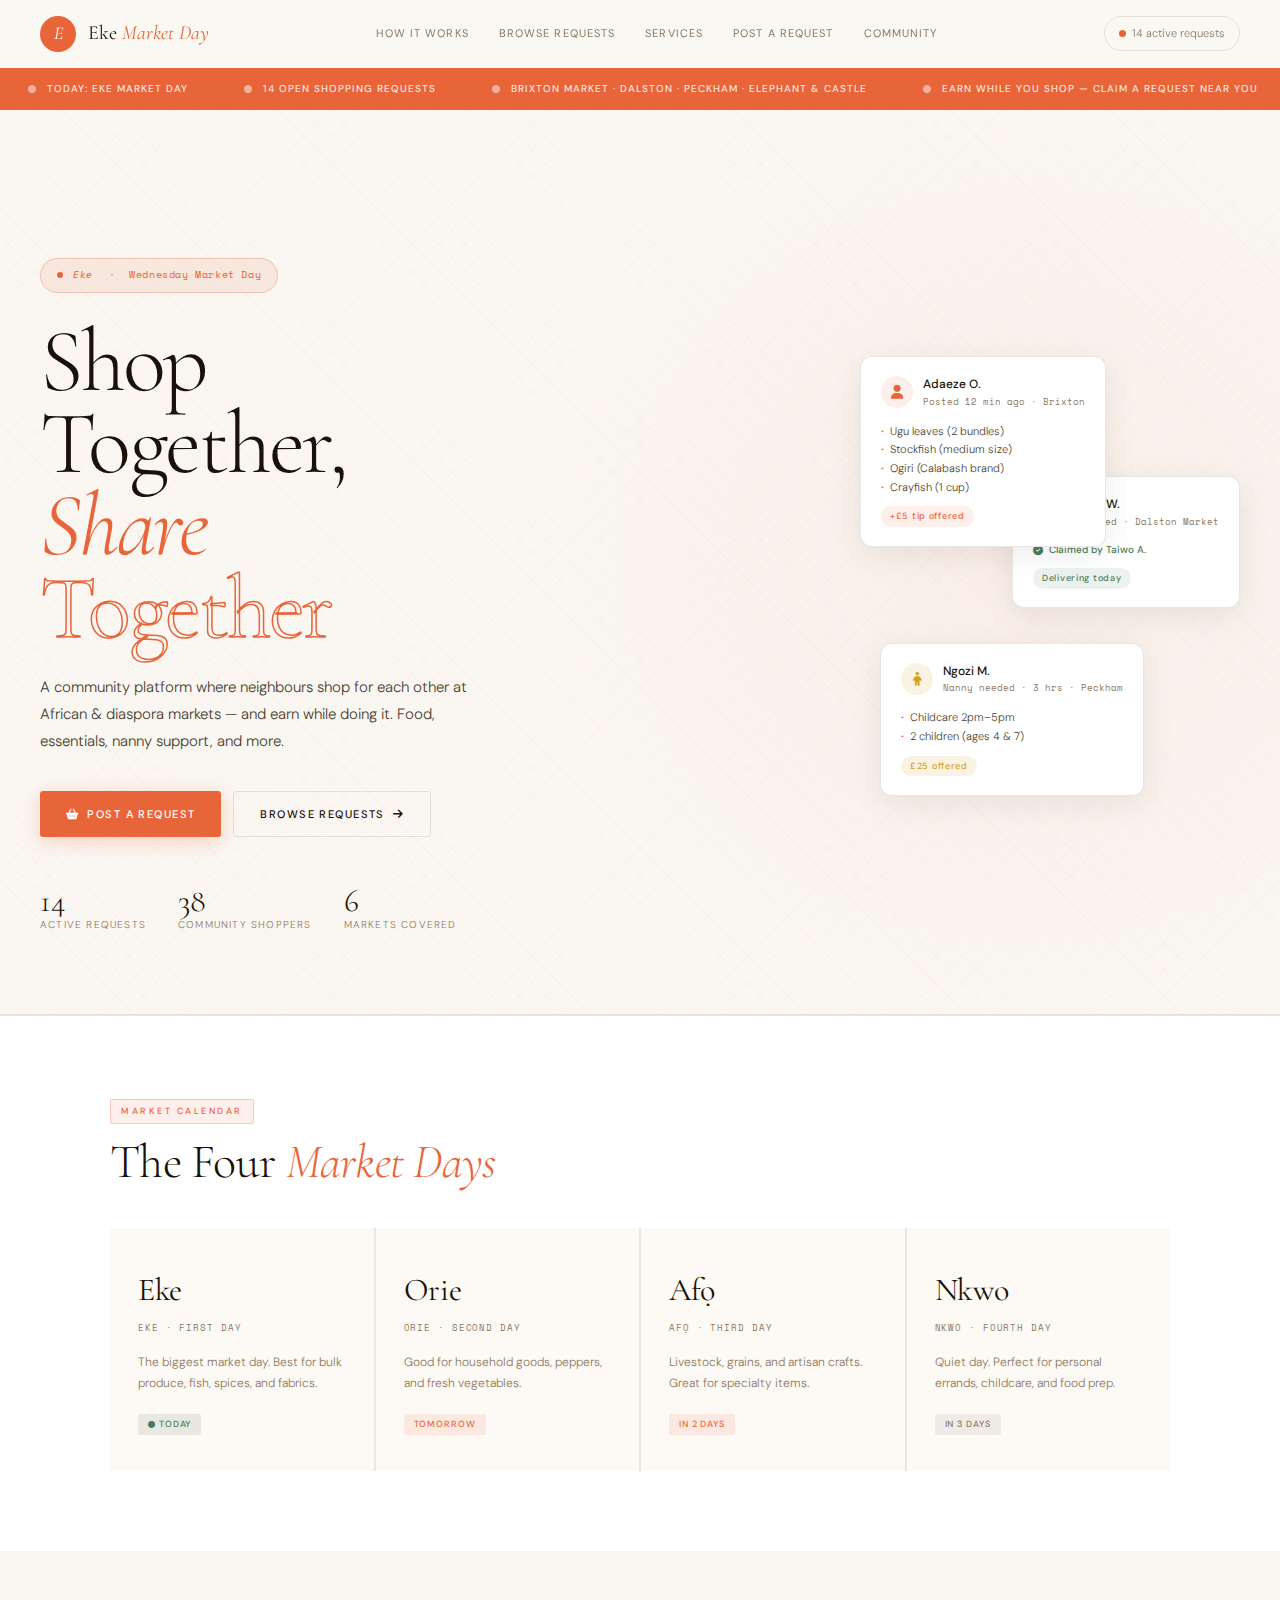
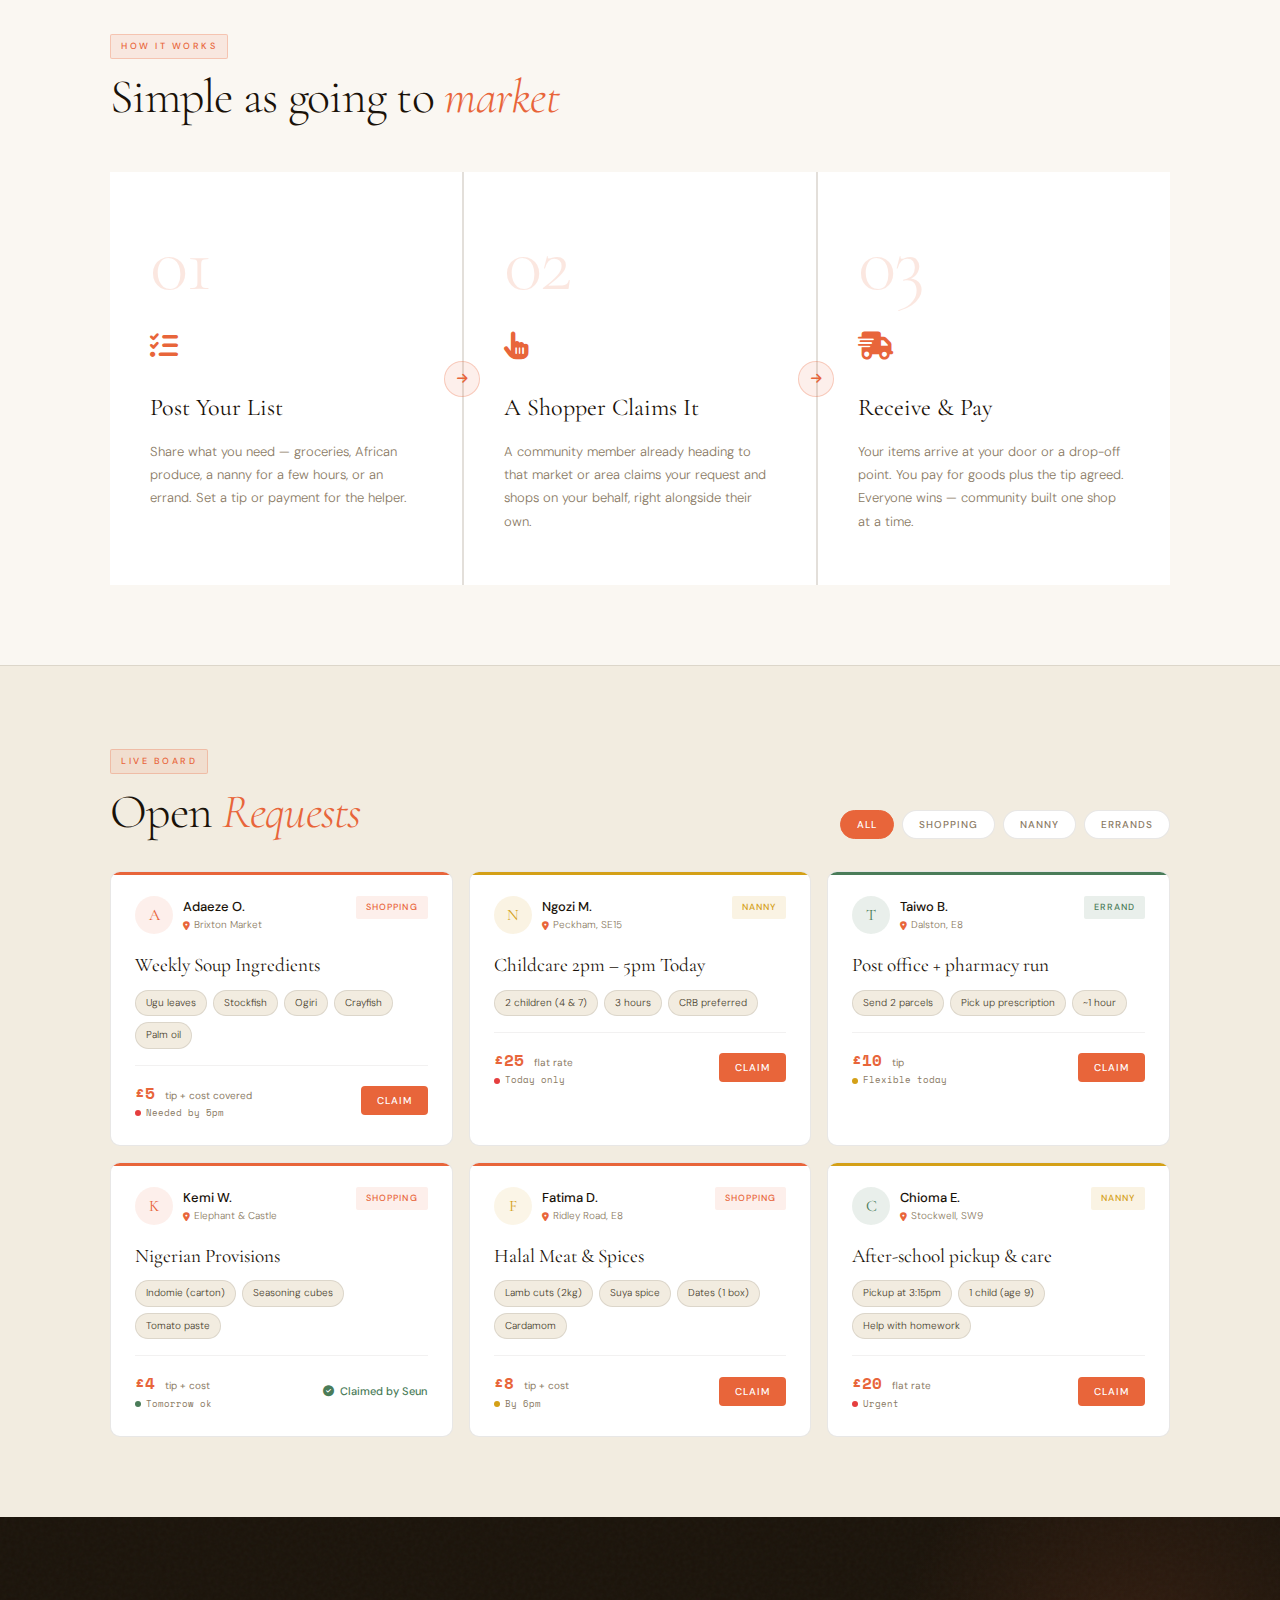
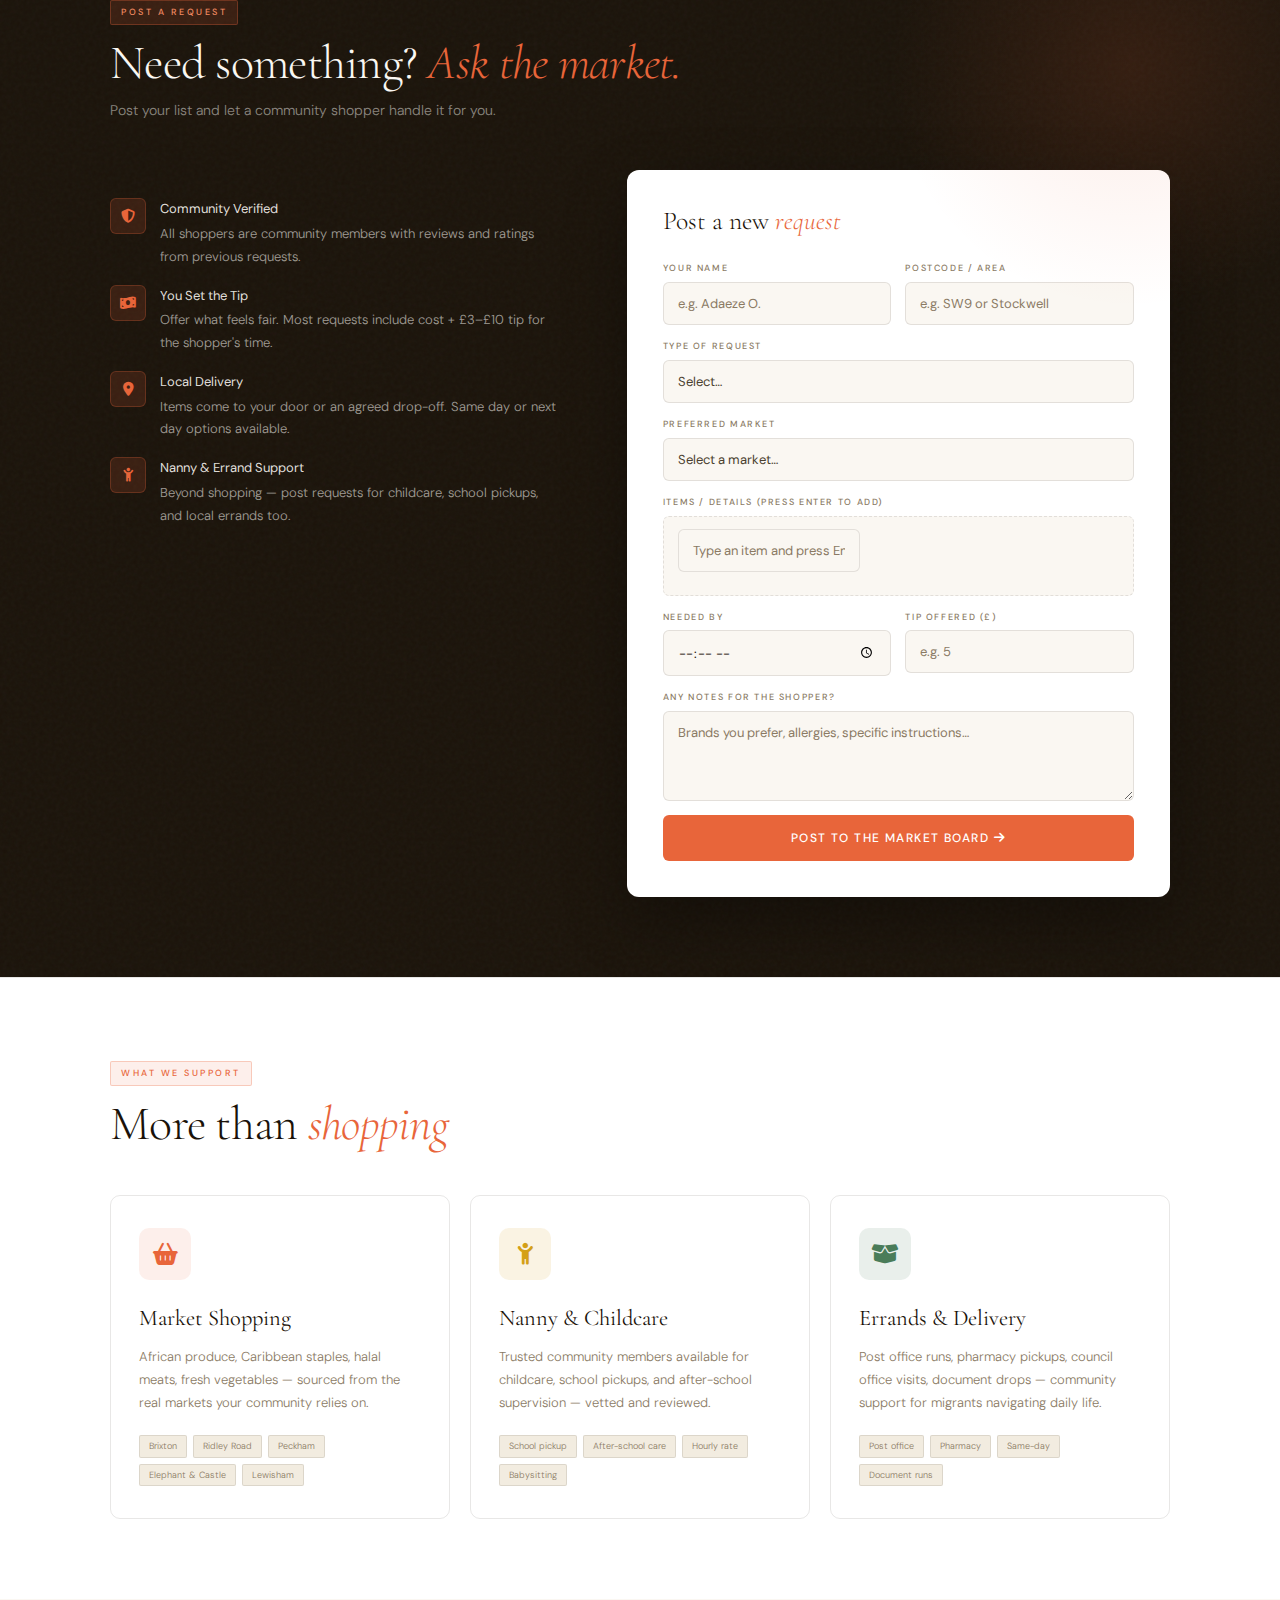
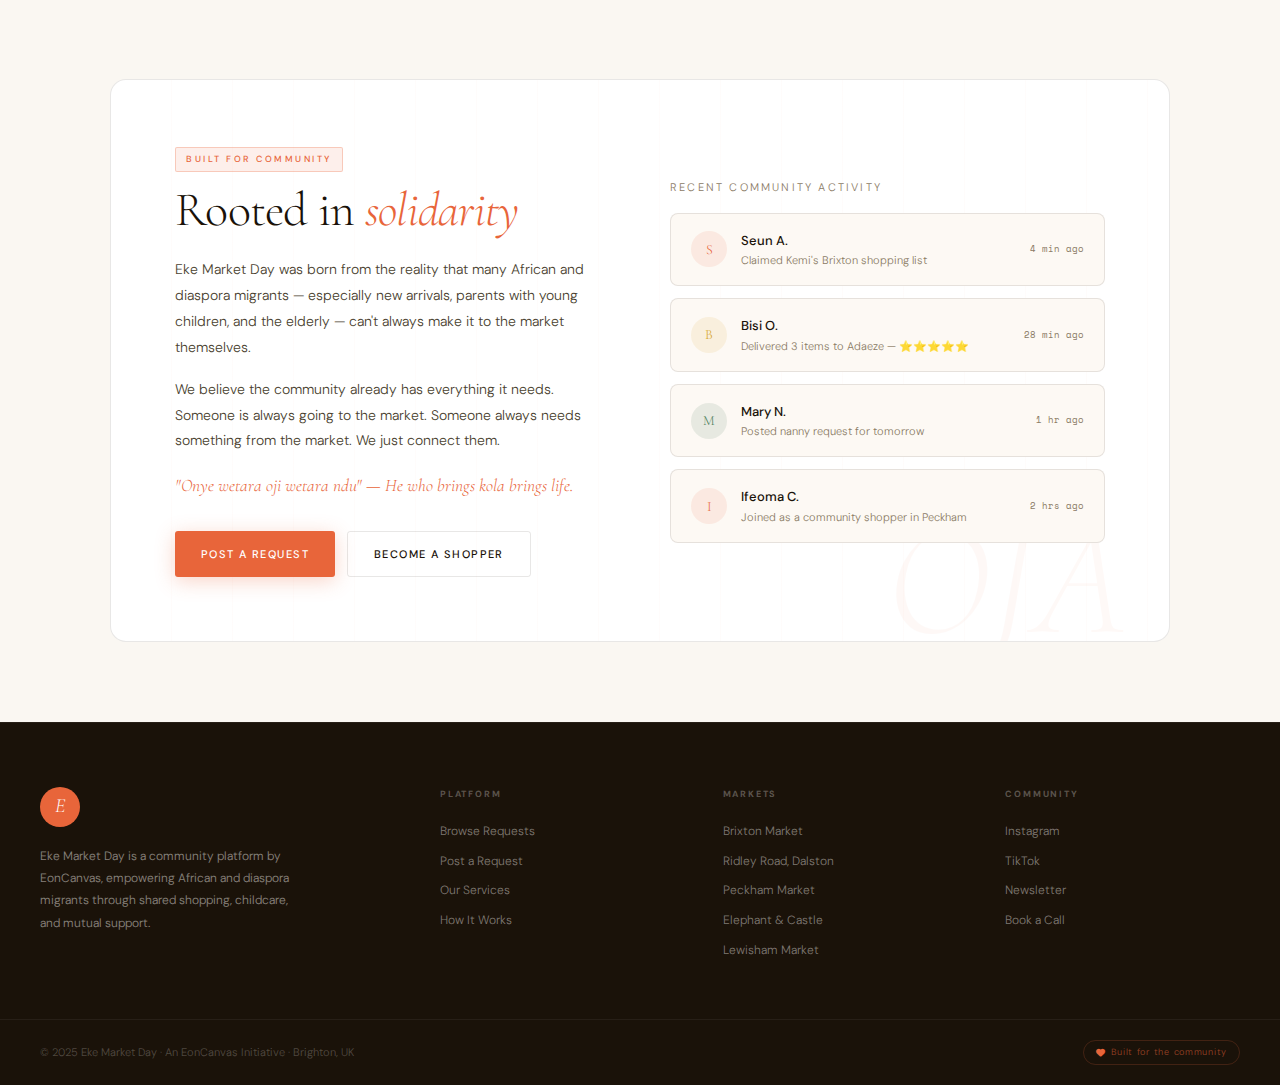
<file: Eke Market Day.html>
<!DOCTYPE html>
<html lang="en">
<head>
<meta charset="UTF-8"/>
<meta name="viewport" content="width=device-width, initial-scale=1.0"/>
<title>Eke Market Day — Shop Together, Share Together</title>
<link rel="preconnect" href="https://fonts.googleapis.com"/>
<link href="https://fonts.googleapis.com/css2?family=Cormorant+Garamond:ital,wght@0,300;0,400;0,600;1,400&family=DM+Sans:opsz,wght@9..40,300;9..40,400;9..40,500&family=Space+Mono:wght@400;700&display=swap" rel="stylesheet"/>
<link rel="stylesheet" href="https://cdnjs.cloudflare.com/ajax/libs/font-awesome/6.5.0/css/all.min.css" crossorigin="anonymous"/>
<style>
:root {
  --clay:       #e8653a;
  --clay-light: #f28b62;
  --clay-dim:   rgba(232,101,58,0.10);
  --clay-line:  rgba(232,101,58,0.28);
  --ochre:      #d4a017;
  --ochre-dim:  rgba(212,160,23,0.12);
  --sage:       #4a7c59;
  --bg:         #faf7f2;
  --bg2:        #f2ece0;
  --surface:    #fff;
  --surface2:   #fdf9f4;
  --ink:        #1a1209;
  --ink2:       #4a3f2f;
  --ink3:       #8a7a64;
  --border:     rgba(26,18,9,0.10);
  --border2:    rgba(26,18,9,0.06);
  --font-display: 'Cormorant Garamond', Georgia, serif;
  --font-body:    'DM Sans', sans-serif;
  --font-mono:    'Space Mono', monospace;
  --nav-h:      68px;
  --ease:       cubic-bezier(.4,0,.2,1);
  --ease-spring: cubic-bezier(.34,1.56,.64,1);
}

*, *::before, *::after { box-sizing: border-box; margin: 0; padding: 0; }
html { scroll-behavior: smooth; }
body {
  background: var(--bg);
  color: var(--ink2);
  font-family: var(--font-body);
  font-weight: 300;
  line-height: 1.65;
  overflow-x: hidden;
  -webkit-font-smoothing: antialiased;
}
a { text-decoration: none; color: inherit; }
img { display: block; max-width: 100%; }
button { font-family: var(--font-body); }

/* UTILS */
.container { max-width: 1140px; margin: 0 auto; padding: 0 40px; }
.label {
  display: inline-block; font-size: 9px; font-weight: 500;
  letter-spacing: .28em; text-transform: uppercase;
  color: var(--clay); margin-bottom: 12px;
  padding: 4px 10px; border: 1px solid var(--clay-line);
  border-radius: 2px; background: var(--clay-dim);
}
.h2 {
  font-family: var(--font-display); font-size: clamp(1.9rem,4vw,3rem);
  font-weight: 300; color: var(--ink); line-height: 1.1;
  letter-spacing: -.015em;
}
.h2 em { font-style: italic; color: var(--clay); }
.btn {
  display: inline-flex; align-items: center; gap: 8px;
  font-size: 11px; font-weight: 500; letter-spacing: .13em;
  text-transform: uppercase; padding: 13px 26px; border-radius: 3px;
  border: none; cursor: pointer;
  transition: transform .18s var(--ease-spring), box-shadow .2s, background .2s;
}
.btn:hover { transform: translateY(-2px); }
.btn--primary {
  background: var(--clay); color: #fff;
  box-shadow: 0 4px 20px rgba(232,101,58,.28);
}
.btn--primary:hover { background: var(--clay-light); box-shadow: 0 6px 28px rgba(232,101,58,.38); }
.btn--outline {
  background: transparent; color: var(--ink);
  border: 1.5px solid var(--border);
}
.btn--outline:hover { border-color: var(--clay-line); color: var(--clay); }
.btn--ghost {
  background: transparent; color: var(--clay);
  padding: 10px 16px; font-size: 10px;
}
.divider { border: none; border-top: 1px solid var(--border); }

/* PATTERN BG */
.pattern-bg {
  background-image:
    repeating-linear-gradient(45deg, transparent, transparent 18px, rgba(232,101,58,.03) 18px, rgba(232,101,58,.03) 19px),
    repeating-linear-gradient(-45deg, transparent, transparent 18px, rgba(212,160,23,.03) 18px, rgba(212,160,23,.03) 19px);
}

/* NAV */
.nav {
  position: fixed; inset: 0 0 auto; z-index: 200; height: var(--nav-h);
  display: flex; align-items: center; justify-content: space-between;
  padding: 0 40px;
  background: rgba(250,247,242,.92); backdrop-filter: blur(16px);
  border-bottom: 1px solid transparent;
  transition: border-color .3s, background .3s;
}
.nav.scrolled { border-bottom-color: var(--border); background: rgba(250,247,242,.98); }
.nav__logo { display: flex; align-items: center; gap: 12px; }
.nav__logo-mark {
  width: 36px; height: 36px; border-radius: 50%; background: var(--clay);
  display: flex; align-items: center; justify-content: center;
  font-family: var(--font-display); font-size: 18px; font-weight: 400; color: #fff;
  font-style: italic; flex-shrink: 0;
}
.nav__logo-text { font-family: var(--font-display); font-size: 1.25rem; font-weight: 400; color: var(--ink); }
.nav__logo-text span { color: var(--clay); font-style: italic; }
.nav__links { display: flex; align-items: center; gap: 2px; list-style: none; }
.nav__links a {
  display: block; padding: 8px 14px; font-size: 11px; font-weight: 400;
  letter-spacing: .1em; text-transform: uppercase; color: var(--ink3);
  transition: color .2s;
}
.nav__links a:hover { color: var(--ink); }
.nav__counter {
  display: flex; align-items: center; gap: 6px;
  font-size: 11px; color: var(--ink3);
  padding: 7px 14px; border: 1px solid var(--border); border-radius: 20px;
}
.nav__counter .dot {
  width: 7px; height: 7px; border-radius: 50%; background: var(--clay);
  animation: pulse 1.8s ease-in-out infinite;
}
@keyframes pulse { 0%,100%{opacity:1;transform:scale(1)} 50%{opacity:.5;transform:scale(.7)} }
.nav__burger { display: none; flex-direction: column; gap: 5px; background: none; border: none; cursor: pointer; }
.nav__burger span { display: block; width: 22px; height: 1.5px; background: var(--ink); }

/* HERO */
.hero {
  min-height: calc(100vh - var(--nav-h));
  padding-top: var(--nav-h);
  display: grid; grid-template-columns: 1fr 1fr;
  align-items: center; gap: 60px;
  overflow: hidden; position: relative;
}
.hero::before {
  content: ''; position: absolute; inset: 0;
  background: radial-gradient(ellipse 60% 80% at 80% 50%, rgba(232,101,58,.06) 0%, transparent 70%);
  pointer-events: none;
}
.hero__left { padding: 80px 0 80px 40px; max-width: 600px; margin: 0 auto 0 0; }
.hero__day-badge {
  display: inline-flex; align-items: center; gap: 10px;
  padding: 8px 16px; border-radius: 999px;
  background: var(--clay-dim); border: 1px solid var(--clay-line);
  font-family: var(--font-mono); font-size: 10px; color: var(--clay);
  letter-spacing: .06em; margin-bottom: 28px;
}
.hero__day-badge .divot { width: 6px; height: 6px; border-radius: 50%; background: var(--clay); }
.hero__title {
  font-family: var(--font-display); font-size: clamp(3rem, 7vw, 5.8rem);
  font-weight: 300; line-height: .92; letter-spacing: -.025em;
  color: var(--ink); margin-bottom: 24px;
}
.hero__title em { font-style: italic; color: var(--clay); }
.hero__title .outline {
  -webkit-text-stroke: 1.5px var(--clay); color: transparent;
}
.hero__sub {
  font-size: 15px; line-height: 1.8; color: var(--ink2);
  max-width: 460px; margin-bottom: 36px;
}
.hero__actions { display: flex; gap: 12px; flex-wrap: wrap; margin-bottom: 48px; }
.hero__stats { display: flex; gap: 32px; }
.hero__stat-num {
  font-family: var(--font-display); font-size: 2rem; font-weight: 300;
  color: var(--ink); line-height: 1;
}
.hero__stat-label { font-size: 10px; letter-spacing: .12em; text-transform: uppercase; color: var(--ink3); }
.hero__right {
  position: relative; height: 100%; min-height: 520px;
  display: flex; align-items: center; justify-content: flex-end;
  padding-right: 40px;
}

/* FLOATING CARDS */
.float-board {
  position: relative; width: 380px; height: 480px;
}
.float-card {
  position: absolute; background: var(--surface);
  border: 1px solid var(--border); border-radius: 12px;
  padding: 18px 20px; box-shadow: 0 8px 32px rgba(26,18,9,.08);
  min-width: 220px;
  animation: floatCard 4s ease-in-out infinite;
}
.float-card:nth-child(1) { top: 0; left: 0; animation-delay: 0s; z-index: 3; }
.float-card:nth-child(2) { top: 120px; right: 0; animation-delay: .8s; z-index: 2; }
.float-card:nth-child(3) { bottom: 40px; left: 20px; animation-delay: 1.6s; z-index: 3; }
@keyframes floatCard {
  0%,100% { transform: translateY(0); }
  50%      { transform: translateY(-8px); }
}
.float-card__header { display: flex; align-items: center; gap: 10px; margin-bottom: 12px; }
.float-card__avatar {
  width: 32px; height: 32px; border-radius: 50%;
  display: flex; align-items: center; justify-content: center;
  font-size: 14px; flex-shrink: 0;
}
.float-card__avatar--clay { background: var(--clay-dim); color: var(--clay); }
.float-card__avatar--ochre { background: var(--ochre-dim); color: var(--ochre); }
.float-card__avatar--sage { background: rgba(74,124,89,.12); color: var(--sage); }
.float-card__name { font-size: 12px; font-weight: 500; color: var(--ink); }
.float-card__time { font-size: 9px; color: var(--ink3); font-family: var(--font-mono); }
.float-card__list { font-size: 11px; color: var(--ink2); line-height: 1.7; }
.float-card__list li { list-style: none; display: flex; align-items: center; gap: 6px; }
.float-card__list li::before { content: '·'; color: var(--clay); font-weight: 700; }
.float-card__tag {
  display: inline-block; margin-top: 10px; padding: 3px 9px;
  background: var(--clay-dim); border-radius: 999px;
  font-size: 9px; letter-spacing: .08em; color: var(--clay); font-weight: 500;
}
.float-card__tag--green { background: rgba(74,124,89,.1); color: var(--sage); }
.float-card__tag--ochre { background: var(--ochre-dim); color: var(--ochre); }
.float-card__claimed {
  display: flex; align-items: center; gap: 6px;
  font-size: 10px; font-weight: 500; color: var(--sage); margin-top: 10px;
}

/* MARKET TICKER */
.market-ticker {
  background: var(--clay); overflow: hidden; height: 42px;
  display: flex; align-items: center;
}
.ticker-track {
  display: flex; gap: 0; white-space: nowrap;
  animation: ticker 28s linear infinite;
}
@keyframes ticker { from{transform:translateX(0)} to{transform:translateX(-50%)} }
.ticker-item {
  display: inline-flex; align-items: center; gap: 10px;
  padding: 0 28px; font-size: 10px; font-weight: 500;
  letter-spacing: .1em; text-transform: uppercase; color: rgba(255,255,255,.85);
}
.ticker-item i { color: rgba(255,255,255,.5); font-size: 8px; }

/* MARKET DAYS */
.market-days { padding: 80px 0; background: var(--surface); border-top: 1px solid var(--border); }
.days-grid { display: grid; grid-template-columns: repeat(4,1fr); gap: 2px; background: var(--border); margin-top: 40px; }
.day-card {
  background: var(--surface2); padding: 36px 28px;
  transition: background .25s; position: relative; overflow: hidden;
}
.day-card::after {
  content: ''; position: absolute; bottom: 0; left: 0; right: 0;
  height: 3px; background: var(--clay); transform: scaleX(0);
  transform-origin: left; transition: transform .3s var(--ease);
}
.day-card:hover { background: var(--surface); }
.day-card:hover::after { transform: scaleX(1); }
.day-card--active { background: var(--surface); }
.day-card--active::after { transform: scaleX(1); }
.day-card__name {
  font-family: var(--font-display); font-size: 2rem; font-weight: 400;
  color: var(--ink); margin-bottom: 4px; letter-spacing: -.01em;
}
.day-card__igbo { font-family: var(--font-mono); font-size: 9px; color: var(--ink3); letter-spacing: .1em; margin-bottom: 16px; }
.day-card__desc { font-size: 12px; line-height: 1.7; color: var(--ink3); margin-bottom: 16px; }
.day-card__badge {
  display: inline-block; padding: 3px 10px; border-radius: 2px;
  font-size: 9px; font-weight: 500; letter-spacing: .1em; text-transform: uppercase;
}
.day-card__badge--live { background: rgba(74,124,89,.12); color: var(--sage); }
.day-card__badge--upcoming { background: var(--clay-dim); color: var(--clay); }
.day-card__badge--rest { background: rgba(26,18,9,.06); color: var(--ink3); }

/* HOW IT WORKS */
.how { padding: 80px 0; background: var(--bg); }
.steps { display: grid; grid-template-columns: repeat(3,1fr); gap: 2px; background: var(--border); margin-top: 48px; }
.step {
  background: var(--surface); padding: 52px 40px; position: relative;
  transition: background .25s;
}
.step:hover { background: var(--surface2); }
.step__num {
  font-family: var(--font-display); font-size: 5rem; font-weight: 300;
  color: var(--clay); opacity: .15; line-height: 1; margin-bottom: 20px;
  letter-spacing: -.03em;
}
.step__icon { font-size: 28px; color: var(--clay); margin-bottom: 18px; }
.step__title { font-family: var(--font-display); font-size: 1.5rem; font-weight: 400; color: var(--ink); margin-bottom: 12px; }
.step__desc { font-size: 13px; line-height: 1.8; color: var(--ink3); }
.step__connector {
  position: absolute; right: -18px; top: 50%; transform: translateY(-50%);
  width: 36px; height: 36px; background: var(--clay-dim); border: 1px solid var(--clay-line);
  border-radius: 50%; display: flex; align-items: center; justify-content: center;
  color: var(--clay); font-size: 12px; z-index: 1;
}
.step:last-child .step__connector { display: none; }

/* REQUEST BOARD */
.board { padding: 80px 0; background: var(--bg2); border-top: 1px solid var(--border); }
.board__header { display: flex; justify-content: space-between; align-items: flex-end; margin-bottom: 32px; flex-wrap: wrap; gap: 20px; }
.board__filters { display: flex; gap: 8px; flex-wrap: wrap; }
.filter-btn {
  padding: 7px 16px; border-radius: 999px; border: 1.5px solid var(--border);
  font-size: 10px; font-weight: 500; letter-spacing: .1em; text-transform: uppercase;
  background: var(--surface); color: var(--ink3); cursor: pointer;
  transition: all .2s var(--ease);
}
.filter-btn:hover, .filter-btn.active {
  background: var(--clay); border-color: var(--clay); color: #fff;
}
.requests-grid { display: grid; grid-template-columns: repeat(3,1fr); gap: 16px; }
.request-card {
  background: var(--surface); border: 1px solid var(--border); border-radius: 10px;
  padding: 24px; transition: box-shadow .25s, transform .25s var(--ease-spring);
  position: relative; overflow: hidden;
}
.request-card::before {
  content: ''; position: absolute; top: 0; left: 0; right: 0; height: 3px;
  background: var(--clay);
}
.request-card--nanny::before { background: var(--ochre); }
.request-card--errand::before { background: var(--sage); }
.request-card:hover { box-shadow: 0 8px 32px rgba(26,18,9,.1); transform: translateY(-3px); }
.request-card__top { display: flex; justify-content: space-between; align-items: flex-start; margin-bottom: 16px; }
.request-card__user { display: flex; align-items: center; gap: 10px; }
.request-card__avatar {
  width: 38px; height: 38px; border-radius: 50%; overflow: hidden;
  background: var(--clay-dim); display: flex; align-items: center; justify-content: center;
  font-family: var(--font-display); font-size: 16px; font-weight: 400; color: var(--clay);
  flex-shrink: 0;
}
.request-card__name { font-size: 13px; font-weight: 500; color: var(--ink); }
.request-card__location { font-size: 10px; color: var(--ink3); display: flex; align-items: center; gap: 4px; }
.request-card__type {
  font-size: 9px; font-weight: 500; letter-spacing: .12em; text-transform: uppercase;
  padding: 4px 10px; border-radius: 2px;
}
.type--shopping { background: var(--clay-dim); color: var(--clay); }
.type--nanny    { background: var(--ochre-dim); color: var(--ochre); }
.type--errand   { background: rgba(74,124,89,.12); color: var(--sage); }
.request-card__title { font-family: var(--font-display); font-size: 1.2rem; font-weight: 400; color: var(--ink); margin-bottom: 8px; }
.request-card__items { display: flex; flex-wrap: wrap; gap: 6px; margin-bottom: 16px; }
.item-pill {
  font-size: 10px; padding: 4px 10px; border-radius: 999px;
  background: var(--bg2); color: var(--ink2); border: 1px solid var(--border);
}
.request-card__meta { display: flex; justify-content: space-between; align-items: center; padding-top: 14px; border-top: 1px solid var(--border2); }
.request-card__reward {
  font-family: var(--font-mono); font-size: 16px; font-weight: 700; color: var(--clay);
}
.request-card__reward span { font-size: 10px; font-weight: 400; color: var(--ink3); font-family: var(--font-body); }
.request-card__claim {
  padding: 8px 16px; background: var(--clay); color: #fff; border: none;
  border-radius: 4px; font-size: 10px; font-weight: 500; letter-spacing: .1em;
  text-transform: uppercase; cursor: pointer;
  transition: background .2s, transform .18s var(--ease-spring);
}
.request-card__claim:hover { background: var(--clay-light); transform: scale(1.04); }
.request-card__claimed { display: flex; align-items: center; gap: 6px; color: var(--sage); font-size: 11px; font-weight: 500; }
.request-card__urgency {
  display: flex; align-items: center; gap: 5px;
  font-size: 9px; color: var(--ink3); font-family: var(--font-mono);
}
.urgency-dot { width: 6px; height: 6px; border-radius: 50%; }
.urgency-dot--high { background: #e53e3e; }
.urgency-dot--med  { background: var(--ochre); }
.urgency-dot--low  { background: var(--sage); }

/* POST FORM */
.post-section {
  padding: 80px 0; background: var(--ink);
  background-image: url("data:image/svg+xml,%3Csvg viewBox='0 0 400 400' xmlns='http://www.w3.org/2000/svg'%3E%3Cfilter id='n'%3E%3CfeTurbulence type='fractalNoise' baseFrequency='0.65' numOctaves='3' stitchTiles='stitch'/%3E%3C/filter%3E%3Crect width='100%25' height='100%25' filter='url(%23n)' opacity='0.04'/%3E%3C/svg%3E");
  position: relative; overflow: hidden;
}
.post-section::before {
  content: ''; position: absolute; top: -100px; right: -100px;
  width: 500px; height: 500px;
  background: radial-gradient(circle, rgba(232,101,58,.12) 0%, transparent 68%);
  pointer-events: none;
}
.post-section .h2 { color: var(--bg); }
.post-section .h2 em { color: var(--clay); }
.post-section .ec-body { color: rgba(250,247,242,.6); }
.post-grid { display: grid; grid-template-columns: 1fr 1.2fr; gap: 64px; align-items: start; margin-top: 48px; }
.post-info { color: rgba(250,247,242,.7); }
.post-info__list { list-style: none; margin-top: 28px; display: flex; flex-direction: column; gap: 16px; }
.post-info__item { display: flex; align-items: flex-start; gap: 14px; }
.post-info__icon {
  width: 36px; height: 36px; border-radius: 6px; flex-shrink: 0;
  background: rgba(232,101,58,.15); border: 1px solid rgba(232,101,58,.25);
  display: flex; align-items: center; justify-content: center; color: var(--clay); font-size: 14px;
}
.post-info__text { font-size: 13px; line-height: 1.75; color: rgba(250,247,242,.6); }
.post-info__text strong { color: rgba(250,247,242,.9); display: block; margin-bottom: 2px; font-weight: 400; }
.post-form {
  background: var(--surface); border-radius: 12px; padding: 36px;
  box-shadow: 0 24px 64px rgba(0,0,0,.3);
}
.post-form__title {
  font-family: var(--font-display); font-size: 1.6rem; font-weight: 300;
  color: var(--ink); margin-bottom: 24px; line-height: 1.2;
}
.form-row { display: grid; grid-template-columns: 1fr 1fr; gap: 14px; }
.form-group { display: flex; flex-direction: column; gap: 6px; margin-bottom: 14px; }
.form-group label { font-size: 9px; font-weight: 500; letter-spacing: .18em; text-transform: uppercase; color: var(--ink3); }
.form-group input, .form-group select, .form-group textarea {
  padding: 12px 14px; border: 1.5px solid var(--border);
  border-radius: 6px; background: var(--bg);
  font-family: var(--font-body); font-size: 13px; color: var(--ink);
  outline: none; transition: border-color .2s, background .2s;
  -webkit-appearance: none;
}
.form-group input::placeholder, .form-group textarea::placeholder { color: var(--ink3); }
.form-group input:focus, .form-group select:focus, .form-group textarea:focus {
  border-color: var(--clay-line); background: var(--surface);
}
.form-group select { color: var(--ink2); }
.form-group textarea { resize: vertical; min-height: 90px; }
.items-input-area {
  border: 1.5px dashed var(--border); border-radius: 6px; padding: 12px 14px;
  background: var(--bg); min-height: 80px;
  display: flex; flex-wrap: wrap; gap: 6px; align-content: flex-start;
  cursor: text;
}
.items-input-area.focus { border-color: var(--clay-line); }
.item-tag {
  display: inline-flex; align-items: center; gap: 5px;
  padding: 4px 10px; background: var(--clay-dim); border-radius: 999px;
  font-size: 11px; color: var(--clay); border: 1px solid var(--clay-line);
}
.item-tag button { background: none; border: none; cursor: pointer; color: var(--clay); opacity: .6; font-size: 10px; padding: 0; line-height: 1; }
.item-tag button:hover { opacity: 1; }
.items-input { border: none; background: none; font-family: var(--font-body); font-size: 13px; color: var(--ink); outline: none; min-width: 120px; padding: 2px 4px; }
.reward-toggle { display: flex; gap: 8px; }
.reward-opt {
  flex: 1; padding: 10px; border: 1.5px solid var(--border); border-radius: 6px;
  text-align: center; font-size: 11px; cursor: pointer; color: var(--ink3);
  transition: all .2s; background: var(--bg);
}
.reward-opt.active { border-color: var(--clay); background: var(--clay-dim); color: var(--clay); font-weight: 500; }
.form-submit { width: 100%; padding: 15px; background: var(--clay); color: #fff; border: none; border-radius: 6px; font-family: var(--font-body); font-size: 12px; font-weight: 500; letter-spacing: .12em; text-transform: uppercase; cursor: pointer; transition: background .2s, transform .18s var(--ease-spring); }
.form-submit:hover { background: var(--clay-light); transform: translateY(-2px); }

/* SERVICES STRIP */
.services-strip { padding: 80px 0; background: var(--surface); border-top: 1px solid var(--border); }
.services-row { display: grid; grid-template-columns: repeat(3,1fr); gap: 20px; margin-top: 44px; }
.service-tile {
  border: 1.5px solid var(--border); border-radius: 10px; padding: 32px 28px;
  transition: border-color .25s, box-shadow .25s, transform .25s var(--ease-spring);
  position: relative; overflow: hidden;
}
.service-tile:hover {
  border-color: var(--clay-line);
  box-shadow: 0 8px 32px rgba(232,101,58,.1);
  transform: translateY(-4px);
}
.service-tile__icon {
  width: 52px; height: 52px; border-radius: 10px; margin-bottom: 20px;
  display: flex; align-items: center; justify-content: center; font-size: 22px;
}
.service-tile__icon--clay { background: var(--clay-dim); color: var(--clay); }
.service-tile__icon--ochre { background: var(--ochre-dim); color: var(--ochre); }
.service-tile__icon--sage { background: rgba(74,124,89,.12); color: var(--sage); }
.service-tile__title { font-family: var(--font-display); font-size: 1.4rem; font-weight: 400; color: var(--ink); margin-bottom: 10px; }
.service-tile__desc { font-size: 13px; line-height: 1.75; color: var(--ink3); margin-bottom: 20px; }
.service-tile__tags { display: flex; flex-wrap: wrap; gap: 6px; }
.service-tile__tag { font-size: 9px; padding: 3px 9px; border-radius: 2px; background: var(--bg2); color: var(--ink3); border: 1px solid var(--border); }

/* COMMUNITY */
.community { padding: 80px 0; background: var(--bg); }
.community-inner {
  background: var(--surface); border: 1px solid var(--border);
  border-radius: 16px; padding: 64px; position: relative; overflow: hidden;
}
.community-inner::before {
  content: ''; position: absolute; inset: 0;
  background: repeating-linear-gradient(
    90deg, transparent, transparent 60px,
    rgba(232,101,58,.02) 60px, rgba(232,101,58,.02) 61px
  );
  pointer-events: none;
}
.community-inner::after {
  content: 'ỌJA'; position: absolute; right: 40px; bottom: -20px;
  font-family: var(--font-display); font-size: 160px; font-weight: 300; font-style: italic;
  color: var(--clay); opacity: .04; pointer-events: none; line-height: 1;
}
.community-grid { display: grid; grid-template-columns: 1fr 1fr; gap: 60px; align-items: center; position: relative; z-index: 1; }
.community-text { }
.community-text p { font-size: 14px; line-height: 1.85; color: var(--ink2); margin-bottom: 16px; }
.community-actions { display: flex; gap: 12px; margin-top: 28px; flex-wrap: wrap; }
.pledge-row { display: flex; flex-direction: column; gap: 12px; }
.pledge-item {
  display: flex; align-items: center; gap: 14px; padding: 16px 20px;
  border: 1px solid var(--border); border-radius: 8px; background: var(--surface2);
  transition: border-color .2s, background .2s;
}
.pledge-item:hover { border-color: var(--clay-line); background: var(--surface); }
.pledge-item__avatar {
  width: 36px; height: 36px; border-radius: 50%; background: var(--clay-dim);
  display: flex; align-items: center; justify-content: center;
  font-family: var(--font-display); font-size: 14px; color: var(--clay); flex-shrink: 0;
}
.pledge-item__info { flex: 1; }
.pledge-item__name { font-size: 13px; font-weight: 500; color: var(--ink); }
.pledge-item__action { font-size: 11px; color: var(--ink3); }
.pledge-item__time { font-family: var(--font-mono); font-size: 9px; color: var(--ink3); }

/* FOOTER */
.footer {
  background: var(--ink); color: rgba(250,247,242,.5);
  border-top: 1px solid rgba(255,255,255,.06);
}
.footer__top {
  display: grid; grid-template-columns: 1.5fr 1fr 1fr 1fr;
  gap: 48px; padding: 64px 40px 48px;
  border-bottom: 1px solid rgba(255,255,255,.06);
}
.footer__brand-mark {
  width: 40px; height: 40px; border-radius: 50%; background: var(--clay);
  display: flex; align-items: center; justify-content: center;
  font-family: var(--font-display); font-size: 20px; color: #fff; font-style: italic;
  margin-bottom: 18px;
}
.footer__brand p { font-size: 12px; line-height: 1.85; max-width: 260px; }
.footer__col h4 { font-size: 9px; letter-spacing: .2em; text-transform: uppercase; color: rgba(250,247,242,.3); margin-bottom: 20px; }
.footer__col a { display: block; font-size: 12px; color: rgba(250,247,242,.45); margin-bottom: 10px; transition: color .2s; }
.footer__col a:hover { color: var(--clay); }
.footer__bottom {
  display: flex; align-items: center; justify-content: space-between;
  padding: 20px 40px; flex-wrap: wrap; gap: 16px;
  font-size: 11px; color: rgba(250,247,242,.25);
}
.footer__badge {
  display: inline-flex; align-items: center; gap: 6px;
  padding: 4px 12px; border-radius: 999px; border: 1px solid rgba(232,101,58,.2);
  font-size: 9px; letter-spacing: .08em; color: rgba(232,101,58,.6);
}

/* SUCCESS TOAST */
.toast {
  position: fixed; bottom: 28px; left: 50%; transform: translateX(-50%) translateY(80px);
  background: var(--sage); color: #fff; padding: 14px 24px; border-radius: 8px;
  font-size: 13px; font-weight: 500; box-shadow: 0 8px 32px rgba(0,0,0,.2);
  display: flex; align-items: center; gap: 10px; z-index: 999;
  transition: transform .4s var(--ease-spring), opacity .4s;
  opacity: 0;
}
.toast.show { transform: translateX(-50%) translateY(0); opacity: 1; }

/* RESPONSIVE */
@media (max-width: 1020px) {
  .hero { grid-template-columns: 1fr; min-height: auto; }
  .hero__right { display: none; }
  .hero__left { padding: 80px 40px 60px; max-width: 100%; }
  .steps { grid-template-columns: 1fr; }
  .step__connector { display: none; }
  .requests-grid { grid-template-columns: repeat(2,1fr); }
  .post-grid { grid-template-columns: 1fr; }
  .community-grid { grid-template-columns: 1fr; }
  .footer__top { grid-template-columns: 1fr 1fr; }
  .services-row { grid-template-columns: 1fr; }
}
@media (max-width: 700px) {
  .container { padding: 0 20px; }
  .nav { padding: 0 20px; }
  .nav__links, .nav__counter { display: none; }
  .nav__burger { display: flex; }
  .days-grid { grid-template-columns: 1fr 1fr; }
  .requests-grid { grid-template-columns: 1fr; }
  .form-row { grid-template-columns: 1fr; }
  .footer__top { grid-template-columns: 1fr; }
  .footer__bottom { padding: 20px; }
  .community-inner { padding: 36px 24px; }
  .post-form { padding: 24px; }
  .board__header { flex-direction: column; align-items: flex-start; }
}
</style>
</head>
<body>

<!-- TOAST -->
<div class="toast" id="toast"><i class="fa fa-check-circle"></i> <span id="toast-msg">Request posted successfully!</span></div>

<!-- NAV -->
<nav class="nav" id="nav">
  <a href="#" class="nav__logo">
    <div class="nav__logo-mark">E</div>
    <div class="nav__logo-text">Eke <span>Market Day</span></div>
  </a>
  <ul class="nav__links">
    <li><a href="#how">How It Works</a></li>
    <li><a href="#board">Browse Requests</a></li>
    <li><a href="#services">Services</a></li>
    <li><a href="#post">Post a Request</a></li>
    <li><a href="#community">Community</a></li>
  </ul>
  <div class="nav__counter"><div class="dot"></div> 14 active requests</div>
  <button class="nav__burger" id="burger" aria-label="Menu"><span></span><span></span><span></span></button>
</nav>

<!-- MARKET TICKER -->
<div class="market-ticker" style="margin-top:68px;">
  <div class="ticker-track" id="ticker">
    <div class="ticker-item"><i class="fa fa-circle"></i> Today: Eke Market Day</div>
    <div class="ticker-item"><i class="fa fa-circle"></i> 14 open shopping requests</div>
    <div class="ticker-item"><i class="fa fa-circle"></i> Brixton Market · Dalston · Peckham · Elephant & Castle</div>
    <div class="ticker-item"><i class="fa fa-circle"></i> Earn while you shop — claim a request near you</div>
    <div class="ticker-item"><i class="fa fa-circle"></i> Nanny & Childcare available</div>
    <div class="ticker-item"><i class="fa fa-circle"></i> New shopper? Join the community for free</div>
    <div class="ticker-item"><i class="fa fa-circle"></i> Today: Eke Market Day</div>
    <div class="ticker-item"><i class="fa fa-circle"></i> 14 open shopping requests</div>
    <div class="ticker-item"><i class="fa fa-circle"></i> Brixton Market · Dalston · Peckham · Elephant & Castle</div>
    <div class="ticker-item"><i class="fa fa-circle"></i> Earn while you shop — claim a request near you</div>
    <div class="ticker-item"><i class="fa fa-circle"></i> Nanny & Childcare available</div>
    <div class="ticker-item"><i class="fa fa-circle"></i> New shopper? Join the community for free</div>
  </div>
</div>

<!-- HERO -->
<section class="hero pattern-bg">
  <div class="hero__left">
    <div class="hero__day-badge"><div class="divot"></div> <span style="font-style:italic">Eke</span> &nbsp;·&nbsp; Wednesday Market Day</div>
    <h1 class="hero__title">
      Shop<br>
      Together,<br>
      <em>Share</em><br>
      <span class="outline">Together</span>
    </h1>
    <p class="hero__sub">A community platform where neighbours shop for each other at African & diaspora markets — and earn while doing it. Food, essentials, nanny support, and more.</p>
    <div class="hero__actions">
      <a href="#post" class="btn btn--primary"><i class="fa fa-basket-shopping"></i> Post a Request</a>
      <a href="#board" class="btn btn--outline">Browse Requests <i class="fa fa-arrow-right"></i></a>
    </div>
    <div class="hero__stats">
      <div>
        <div class="hero__stat-num">14</div>
        <div class="hero__stat-label">Active Requests</div>
      </div>
      <div>
        <div class="hero__stat-num">38</div>
        <div class="hero__stat-label">Community Shoppers</div>
      </div>
      <div>
        <div class="hero__stat-num">6</div>
        <div class="hero__stat-label">Markets Covered</div>
      </div>
    </div>
  </div>
  <div class="hero__right">
    <div class="float-board">
      <div class="float-card">
        <div class="float-card__header">
          <div class="float-card__avatar float-card__avatar--clay"><i class="fa fa-user"></i></div>
          <div>
            <div class="float-card__name">Adaeze O.</div>
            <div class="float-card__time">Posted 12 min ago · Brixton</div>
          </div>
        </div>
        <ul class="float-card__list">
          <li>Ugu leaves (2 bundles)</li>
          <li>Stockfish (medium size)</li>
          <li>Ogiri (Calabash brand)</li>
          <li>Crayfish (1 cup)</li>
        </ul>
        <span class="float-card__tag">+£5 tip offered</span>
      </div>
      <div class="float-card">
        <div class="float-card__header">
          <div class="float-card__avatar float-card__avatar--sage"><i class="fa fa-check-circle"></i></div>
          <div>
            <div class="float-card__name">Kemi W.</div>
            <div class="float-card__time">Claimed · Dalston Market</div>
          </div>
        </div>
        <div class="float-card__claimed"><i class="fa fa-circle-check"></i> Claimed by Taiwo A.</div>
        <span class="float-card__tag float-card__tag--green">Delivering today</span>
      </div>
      <div class="float-card">
        <div class="float-card__header">
          <div class="float-card__avatar float-card__avatar--ochre"><i class="fa fa-child"></i></div>
          <div>
            <div class="float-card__name">Ngozi M.</div>
            <div class="float-card__time">Nanny needed · 3 hrs · Peckham</div>
          </div>
        </div>
        <ul class="float-card__list">
          <li>Childcare 2pm–5pm</li>
          <li>2 children (ages 4 &amp; 7)</li>
        </ul>
        <span class="float-card__tag float-card__tag--ochre">£25 offered</span>
      </div>
    </div>
  </div>
</section>

<hr class="divider">

<!-- MARKET DAYS -->
<section class="market-days" id="how">
  <div class="container">
    <span class="label">Market Calendar</span>
    <h2 class="h2">The Four <em>Market Days</em></h2>
    <div class="days-grid">
      <div class="day-card">
        <div class="day-card__name">Eke</div>
        <div class="day-card__igbo">EKE · FIRST DAY</div>
        <div class="day-card__desc">The biggest market day. Best for bulk produce, fish, spices, and fabrics.</div>
        <span class="day-card__badge day-card__badge--live"><i class="fa fa-circle" style="font-size:7px"></i> Today</span>
      </div>
      <div class="day-card">
        <div class="day-card__name">Orie</div>
        <div class="day-card__igbo">ORIE · SECOND DAY</div>
        <div class="day-card__desc">Good for household goods, peppers, and fresh vegetables.</div>
        <span class="day-card__badge day-card__badge--upcoming">Tomorrow</span>
      </div>
      <div class="day-card">
        <div class="day-card__name">Afọ</div>
        <div class="day-card__igbo">AFỌ · THIRD DAY</div>
        <div class="day-card__desc">Livestock, grains, and artisan crafts. Great for specialty items.</div>
        <span class="day-card__badge day-card__badge--upcoming">In 2 days</span>
      </div>
      <div class="day-card">
        <div class="day-card__name">Nkwo</div>
        <div class="day-card__igbo">NKWO · FOURTH DAY</div>
        <div class="day-card__desc">Quiet day. Perfect for personal errands, childcare, and food prep.</div>
        <span class="day-card__badge day-card__badge--rest">In 3 days</span>
      </div>
    </div>
  </div>
</section>

<!-- HOW IT WORKS -->
<section class="how" id="howworks">
  <div class="container">
    <span class="label">How It Works</span>
    <h2 class="h2">Simple as going to <em>market</em></h2>
    <div class="steps">
      <div class="step">
        <div class="step__num">01</div>
        <div class="step__icon"><i class="fa fa-list-check"></i></div>
        <h3 class="step__title">Post Your List</h3>
        <p class="step__desc">Share what you need — groceries, African produce, a nanny for a few hours, or an errand. Set a tip or payment for the helper.</p>
        <div class="step__connector"><i class="fa fa-arrow-right"></i></div>
      </div>
      <div class="step">
        <div class="step__num">02</div>
        <div class="step__icon"><i class="fa fa-hand-pointer"></i></div>
        <h3 class="step__title">A Shopper Claims It</h3>
        <p class="step__desc">A community member already heading to that market or area claims your request and shops on your behalf, right alongside their own.</p>
        <div class="step__connector"><i class="fa fa-arrow-right"></i></div>
      </div>
      <div class="step">
        <div class="step__num">03</div>
        <div class="step__icon"><i class="fa fa-truck-fast"></i></div>
        <h3 class="step__title">Receive &amp; Pay</h3>
        <p class="step__desc">Your items arrive at your door or a drop-off point. You pay for goods plus the tip agreed. Everyone wins — community built one shop at a time.</p>
      </div>
    </div>
  </div>
</section>

<!-- REQUEST BOARD -->
<section class="board" id="board">
  <div class="container">
    <div class="board__header">
      <div>
        <span class="label">Live Board</span>
        <h2 class="h2">Open <em>Requests</em></h2>
      </div>
      <div class="board__filters">
        <button class="filter-btn active" onclick="filterCards('all',this)">All</button>
        <button class="filter-btn" onclick="filterCards('shopping',this)">Shopping</button>
        <button class="filter-btn" onclick="filterCards('nanny',this)">Nanny</button>
        <button class="filter-btn" onclick="filterCards('errand',this)">Errands</button>
      </div>
    </div>
    <div class="requests-grid" id="requestsGrid">

      <!-- CARD 1 -->
      <div class="request-card" data-type="shopping">
        <div class="request-card__top">
          <div class="request-card__user">
            <div class="request-card__avatar">A</div>
            <div>
              <div class="request-card__name">Adaeze O.</div>
              <div class="request-card__location"><i class="fa fa-location-dot" style="color:var(--clay);font-size:9px"></i> Brixton Market</div>
            </div>
          </div>
          <span class="request-card__type type--shopping">Shopping</span>
        </div>
        <div class="request-card__title">Weekly Soup Ingredients</div>
        <div class="request-card__items">
          <span class="item-pill">Ugu leaves</span>
          <span class="item-pill">Stockfish</span>
          <span class="item-pill">Ogiri</span>
          <span class="item-pill">Crayfish</span>
          <span class="item-pill">Palm oil</span>
        </div>
        <div class="request-card__meta">
          <div>
            <div class="request-card__reward">£5 <span>tip + cost covered</span></div>
            <div class="request-card__urgency"><span class="urgency-dot urgency-dot--high"></span> Needed by 5pm</div>
          </div>
          <button class="request-card__claim" onclick="claimRequest(this)">Claim</button>
        </div>
      </div>

      <!-- CARD 2 -->
      <div class="request-card request-card--nanny" data-type="nanny">
        <div class="request-card__top">
          <div class="request-card__user">
            <div class="request-card__avatar" style="background:var(--ochre-dim);color:var(--ochre)">N</div>
            <div>
              <div class="request-card__name">Ngozi M.</div>
              <div class="request-card__location"><i class="fa fa-location-dot" style="color:var(--clay);font-size:9px"></i> Peckham, SE15</div>
            </div>
          </div>
          <span class="request-card__type type--nanny">Nanny</span>
        </div>
        <div class="request-card__title">Childcare 2pm – 5pm Today</div>
        <div class="request-card__items">
          <span class="item-pill">2 children (4 &amp; 7)</span>
          <span class="item-pill">3 hours</span>
          <span class="item-pill">CRB preferred</span>
        </div>
        <div class="request-card__meta">
          <div>
            <div class="request-card__reward">£25 <span>flat rate</span></div>
            <div class="request-card__urgency"><span class="urgency-dot urgency-dot--high"></span> Today only</div>
          </div>
          <button class="request-card__claim" onclick="claimRequest(this)">Claim</button>
        </div>
      </div>

      <!-- CARD 3 -->
      <div class="request-card request-card--errand" data-type="errand">
        <div class="request-card__top">
          <div class="request-card__user">
            <div class="request-card__avatar" style="background:rgba(74,124,89,.12);color:var(--sage)">T</div>
            <div>
              <div class="request-card__name">Taiwo B.</div>
              <div class="request-card__location"><i class="fa fa-location-dot" style="color:var(--clay);font-size:9px"></i> Dalston, E8</div>
            </div>
          </div>
          <span class="request-card__type type--errand">Errand</span>
        </div>
        <div class="request-card__title">Post office + pharmacy run</div>
        <div class="request-card__items">
          <span class="item-pill">Send 2 parcels</span>
          <span class="item-pill">Pick up prescription</span>
          <span class="item-pill">~1 hour</span>
        </div>
        <div class="request-card__meta">
          <div>
            <div class="request-card__reward">£10 <span>tip</span></div>
            <div class="request-card__urgency"><span class="urgency-dot urgency-dot--med"></span> Flexible today</div>
          </div>
          <button class="request-card__claim" onclick="claimRequest(this)">Claim</button>
        </div>
      </div>

      <!-- CARD 4 - CLAIMED -->
      <div class="request-card" data-type="shopping">
        <div class="request-card__top">
          <div class="request-card__user">
            <div class="request-card__avatar">K</div>
            <div>
              <div class="request-card__name">Kemi W.</div>
              <div class="request-card__location"><i class="fa fa-location-dot" style="color:var(--clay);font-size:9px"></i> Elephant &amp; Castle</div>
            </div>
          </div>
          <span class="request-card__type type--shopping">Shopping</span>
        </div>
        <div class="request-card__title">Nigerian Provisions</div>
        <div class="request-card__items">
          <span class="item-pill">Indomie (carton)</span>
          <span class="item-pill">Seasoning cubes</span>
          <span class="item-pill">Tomato paste</span>
        </div>
        <div class="request-card__meta">
          <div>
            <div class="request-card__reward">£4 <span>tip + cost</span></div>
            <div class="request-card__urgency"><span class="urgency-dot urgency-dot--low"></span> Tomorrow ok</div>
          </div>
          <div class="request-card__claimed"><i class="fa fa-circle-check"></i> Claimed by Seun</div>
        </div>
      </div>

      <!-- CARD 5 -->
      <div class="request-card" data-type="shopping">
        <div class="request-card__top">
          <div class="request-card__user">
            <div class="request-card__avatar" style="background:rgba(212,160,23,.1);color:var(--ochre)">F</div>
            <div>
              <div class="request-card__name">Fatima D.</div>
              <div class="request-card__location"><i class="fa fa-location-dot" style="color:var(--clay);font-size:9px"></i> Ridley Road, E8</div>
            </div>
          </div>
          <span class="request-card__type type--shopping">Shopping</span>
        </div>
        <div class="request-card__title">Halal Meat &amp; Spices</div>
        <div class="request-card__items">
          <span class="item-pill">Lamb cuts (2kg)</span>
          <span class="item-pill">Suya spice</span>
          <span class="item-pill">Dates (1 box)</span>
          <span class="item-pill">Cardamom</span>
        </div>
        <div class="request-card__meta">
          <div>
            <div class="request-card__reward">£8 <span>tip + cost</span></div>
            <div class="request-card__urgency"><span class="urgency-dot urgency-dot--med"></span> By 6pm</div>
          </div>
          <button class="request-card__claim" onclick="claimRequest(this)">Claim</button>
        </div>
      </div>

      <!-- CARD 6 -->
      <div class="request-card request-card--nanny" data-type="nanny">
        <div class="request-card__top">
          <div class="request-card__user">
            <div class="request-card__avatar" style="background:rgba(74,124,89,.12);color:var(--sage)">C</div>
            <div>
              <div class="request-card__name">Chioma E.</div>
              <div class="request-card__location"><i class="fa fa-location-dot" style="color:var(--clay);font-size:9px"></i> Stockwell, SW9</div>
            </div>
          </div>
          <span class="request-card__type type--nanny">Nanny</span>
        </div>
        <div class="request-card__title">After-school pickup &amp; care</div>
        <div class="request-card__items">
          <span class="item-pill">Pickup at 3:15pm</span>
          <span class="item-pill">1 child (age 9)</span>
          <span class="item-pill">Help with homework</span>
        </div>
        <div class="request-card__meta">
          <div>
            <div class="request-card__reward">£20 <span>flat rate</span></div>
            <div class="request-card__urgency"><span class="urgency-dot urgency-dot--high"></span> Urgent</div>
          </div>
          <button class="request-card__claim" onclick="claimRequest(this)">Claim</button>
        </div>
      </div>

    </div>
  </div>
</section>

<!-- POST FORM -->
<section class="post-section" id="post">
  <div class="container">
    <span class="label" style="background:rgba(232,101,58,.15);border-color:rgba(232,101,58,.3);color:var(--clay-light)">Post a Request</span>
    <h2 class="h2">Need something? <em>Ask the market.</em></h2>
    <p class="ec-body" style="font-size:14px;margin-top:10px;color:rgba(250,247,242,.5)">Post your list and let a community shopper handle it for you.</p>
    <div class="post-grid">
      <div class="post-info">
        <ul class="post-info__list">
          <li class="post-info__item">
            <div class="post-info__icon"><i class="fa fa-shield-halved"></i></div>
            <div class="post-info__text"><strong>Community Verified</strong>All shoppers are community members with reviews and ratings from previous requests.</div>
          </li>
          <li class="post-info__item">
            <div class="post-info__icon"><i class="fa fa-money-bill-wave"></i></div>
            <div class="post-info__text"><strong>You Set the Tip</strong>Offer what feels fair. Most requests include cost + £3–£10 tip for the shopper's time.</div>
          </li>
          <li class="post-info__item">
            <div class="post-info__icon"><i class="fa fa-location-dot"></i></div>
            <div class="post-info__text"><strong>Local Delivery</strong>Items come to your door or an agreed drop-off. Same day or next day options available.</div>
          </li>
          <li class="post-info__item">
            <div class="post-info__icon"><i class="fa fa-child-reaching"></i></div>
            <div class="post-info__text"><strong>Nanny &amp; Errand Support</strong>Beyond shopping — post requests for childcare, school pickups, and local errands too.</div>
          </li>
        </ul>
      </div>
      <div class="post-form">
        <div class="post-form__title">Post a new <em style="font-family:var(--font-display);color:var(--clay)">request</em></div>
        <div class="form-row">
          <div class="form-group">
            <label>Your Name</label>
            <input type="text" placeholder="e.g. Adaeze O.">
          </div>
          <div class="form-group">
            <label>Postcode / Area</label>
            <input type="text" placeholder="e.g. SW9 or Stockwell">
          </div>
        </div>
        <div class="form-group">
          <label>Type of Request</label>
          <select id="reqType" onchange="updateFormType()">
            <option value="" disabled selected>Select…</option>
            <option value="shopping">🛒 Shopping — market produce &amp; groceries</option>
            <option value="nanny">🧒 Nanny / Childcare</option>
            <option value="errand">📦 Errand — post office, pharmacy, etc.</option>
            <option value="other">✳️ Something else</option>
          </select>
        </div>
        <div class="form-group" id="marketGroup">
          <label>Preferred Market</label>
          <select>
            <option value="" disabled selected>Select a market…</option>
            <option>Brixton Market (SW9)</option>
            <option>Ridley Road, Dalston (E8)</option>
            <option>Peckham Market (SE15)</option>
            <option>Elephant &amp; Castle (SE1)</option>
            <option>Lewisham Market (SE13)</option>
            <option>Any / Flexible</option>
          </select>
        </div>
        <div class="form-group">
          <label>Items / Details (press Enter to add)</label>
          <div class="items-input-area" id="itemsArea">
            <input class="items-input" id="itemsInput" placeholder="Type an item and press Enter…">
          </div>
        </div>
        <div class="form-row">
          <div class="form-group">
            <label>Needed By</label>
            <input type="time" id="neededBy">
          </div>
          <div class="form-group">
            <label>Tip Offered (£)</label>
            <input type="number" placeholder="e.g. 5" min="0" step="0.50">
          </div>
        </div>
        <div class="form-group">
          <label>Any notes for the shopper?</label>
          <textarea placeholder="Brands you prefer, allergies, specific instructions…"></textarea>
        </div>
        <button class="form-submit" onclick="submitRequest(event)">
          Post to the Market Board <i class="fa fa-arrow-right"></i>
        </button>
      </div>
    </div>
  </div>
</section>

<!-- SERVICES -->
<section class="services-strip" id="services">
  <div class="container">
    <span class="label">What We Support</span>
    <h2 class="h2">More than <em>shopping</em></h2>
    <div class="services-row">
      <div class="service-tile">
        <div class="service-tile__icon service-tile__icon--clay"><i class="fa fa-basket-shopping"></i></div>
        <h3 class="service-tile__title">Market Shopping</h3>
        <p class="service-tile__desc">African produce, Caribbean staples, halal meats, fresh vegetables — sourced from the real markets your community relies on.</p>
        <div class="service-tile__tags">
          <span class="service-tile__tag">Brixton</span>
          <span class="service-tile__tag">Ridley Road</span>
          <span class="service-tile__tag">Peckham</span>
          <span class="service-tile__tag">Elephant &amp; Castle</span>
          <span class="service-tile__tag">Lewisham</span>
        </div>
      </div>
      <div class="service-tile">
        <div class="service-tile__icon service-tile__icon--ochre"><i class="fa fa-child-reaching"></i></div>
        <h3 class="service-tile__title">Nanny &amp; Childcare</h3>
        <p class="service-tile__desc">Trusted community members available for childcare, school pickups, and after-school supervision — vetted and reviewed.</p>
        <div class="service-tile__tags">
          <span class="service-tile__tag">School pickup</span>
          <span class="service-tile__tag">After-school care</span>
          <span class="service-tile__tag">Hourly rate</span>
          <span class="service-tile__tag">Babysitting</span>
        </div>
      </div>
      <div class="service-tile">
        <div class="service-tile__icon service-tile__icon--sage"><i class="fa fa-box-open"></i></div>
        <h3 class="service-tile__title">Errands &amp; Delivery</h3>
        <p class="service-tile__desc">Post office runs, pharmacy pickups, council office visits, document drops — community support for migrants navigating daily life.</p>
        <div class="service-tile__tags">
          <span class="service-tile__tag">Post office</span>
          <span class="service-tile__tag">Pharmacy</span>
          <span class="service-tile__tag">Same-day</span>
          <span class="service-tile__tag">Document runs</span>
        </div>
      </div>
    </div>
  </div>
</section>

<!-- COMMUNITY -->
<section class="community" id="community">
  <div class="container">
    <div class="community-inner">
      <div class="community-grid">
        <div class="community-text">
          <span class="label">Built for Community</span>
          <h2 class="h2" style="margin-bottom:20px;">Rooted in <em>solidarity</em></h2>
          <p>Eke Market Day was born from the reality that many African and diaspora migrants — especially new arrivals, parents with young children, and the elderly — can't always make it to the market themselves.</p>
          <p>We believe the community already has everything it needs. Someone is always going to the market. Someone always needs something from the market. We just connect them.</p>
          <p style="font-family:var(--font-display);font-size:1.1rem;font-style:italic;color:var(--clay);">"Onye wetara oji wetara ndu" — He who brings kola brings life.</p>
          <div class="community-actions">
            <a href="#post" class="btn btn--primary">Post a Request</a>
            <a href="#board" class="btn btn--outline">Become a Shopper</a>
          </div>
        </div>
        <div>
          <div style="font-size:11px;letter-spacing:.2em;text-transform:uppercase;color:var(--ink3);margin-bottom:16px;">Recent Community Activity</div>
          <div class="pledge-row">
            <div class="pledge-item">
              <div class="pledge-item__avatar">S</div>
              <div class="pledge-item__info">
                <div class="pledge-item__name">Seun A.</div>
                <div class="pledge-item__action">Claimed Kemi's Brixton shopping list</div>
              </div>
              <div class="pledge-item__time">4 min ago</div>
            </div>
            <div class="pledge-item">
              <div class="pledge-item__avatar" style="background:rgba(212,160,23,.1);color:var(--ochre)">B</div>
              <div class="pledge-item__info">
                <div class="pledge-item__name">Bisi O.</div>
                <div class="pledge-item__action">Delivered 3 items to Adaeze — ⭐⭐⭐⭐⭐</div>
              </div>
              <div class="pledge-item__time">28 min ago</div>
            </div>
            <div class="pledge-item">
              <div class="pledge-item__avatar" style="background:rgba(74,124,89,.12);color:var(--sage)">M</div>
              <div class="pledge-item__info">
                <div class="pledge-item__name">Mary N.</div>
                <div class="pledge-item__action">Posted nanny request for tomorrow</div>
              </div>
              <div class="pledge-item__time">1 hr ago</div>
            </div>
            <div class="pledge-item">
              <div class="pledge-item__avatar">I</div>
              <div class="pledge-item__info">
                <div class="pledge-item__name">Ifeoma C.</div>
                <div class="pledge-item__action">Joined as a community shopper in Peckham</div>
              </div>
              <div class="pledge-item__time">2 hrs ago</div>
            </div>
          </div>
        </div>
      </div>
    </div>
  </div>
</section>

<!-- FOOTER -->
<footer class="footer">
  <div class="footer__top">
    <div class="footer__brand">
      <div class="footer__brand-mark">E</div>
      <p>Eke Market Day is a community platform by EonCanvas, empowering African and diaspora migrants through shared shopping, childcare, and mutual support.</p>
    </div>
    <div class="footer__col">
      <h4>Platform</h4>
      <a href="#board">Browse Requests</a>
      <a href="#post">Post a Request</a>
      <a href="#services">Our Services</a>
      <a href="#how">How It Works</a>
    </div>
    <div class="footer__col">
      <h4>Markets</h4>
      <a href="#">Brixton Market</a>
      <a href="#">Ridley Road, Dalston</a>
      <a href="#">Peckham Market</a>
      <a href="#">Elephant &amp; Castle</a>
      <a href="#">Lewisham Market</a>
    </div>
    <div class="footer__col">
      <h4>Community</h4>
      <a href="https://www.instagram.com/e_on_canvas" target="_blank">Instagram</a>
      <a href="https://www.tiktok.com/@e_on_canvas" target="_blank">TikTok</a>
      <a href="https://substack.com/@eoncanvas" target="_blank">Newsletter</a>
      <a href="https://calendly.com/eoncanvas-info/30min" target="_blank">Book a Call</a>
    </div>
  </div>
  <div class="footer__bottom">
    <span>© 2025 Eke Market Day · An EonCanvas Initiative · Brighton, UK</span>
    <span class="footer__badge"><i class="fa fa-heart" style="color:var(--clay)"></i> Built for the community</span>
  </div>
</footer>

<script>
// NAV scroll
const nav = document.getElementById('nav');
window.addEventListener('scroll', () => {
  nav.classList.toggle('scrolled', window.scrollY > 24);
}, { passive: true });

// Filter cards
function filterCards(type, btn) {
  document.querySelectorAll('.filter-btn').forEach(b => b.classList.remove('active'));
  btn.classList.add('active');
  document.querySelectorAll('.request-card').forEach(card => {
    card.style.display = (type === 'all' || card.dataset.type === type) ? '' : 'none';
  });
}

// Claim request
function claimRequest(btn) {
  const card = btn.closest('.request-card');
  const name = card.querySelector('.request-card__name').textContent;
  btn.innerHTML = '<i class="fa fa-spinner fa-spin"></i>';
  btn.disabled = true;
  setTimeout(() => {
    btn.parentElement.innerHTML = `<div class="request-card__claimed"><i class="fa fa-circle-check"></i> You claimed this</div>`;
    showToast(`You've claimed ${name}'s request! They'll be notified.`);
  }, 700);
}

// Items tag input
const itemsInput = document.getElementById('itemsInput');
const itemsArea  = document.getElementById('itemsArea');
const tags = [];
itemsInput.addEventListener('keydown', e => {
  if (e.key === 'Enter' && itemsInput.value.trim()) {
    e.preventDefault();
    const val = itemsInput.value.trim();
    tags.push(val);
    const tag = document.createElement('span');
    tag.className = 'item-tag';
    tag.innerHTML = `${val}<button onclick="this.parentElement.remove()" title="Remove">×</button>`;
    itemsArea.insertBefore(tag, itemsInput);
    itemsInput.value = '';
  }
});
itemsArea.addEventListener('click', () => itemsInput.focus());

// Update form type
function updateFormType() {
  const v = document.getElementById('reqType').value;
  const mg = document.getElementById('marketGroup');
  mg.style.display = v === 'nanny' || v === 'errand' ? 'none' : '';
}

// Submit request
function submitRequest(e) {
  e.preventDefault();
  showToast('Your request has been posted to the board!');
}

// Toast
function showToast(msg) {
  const t = document.getElementById('toast');
  document.getElementById('toast-msg').textContent = msg;
  t.classList.add('show');
  setTimeout(() => t.classList.remove('show'), 4000);
}

// Live counter sim
let count = 14;
setInterval(() => {
  const chance = Math.random();
  if (chance > 0.7) {
    count++;
    document.querySelector('.nav__counter').innerHTML = `<div class="dot"></div> ${count} active requests`;
  }
}, 18000);
</script>
</body>
</html>
</file>
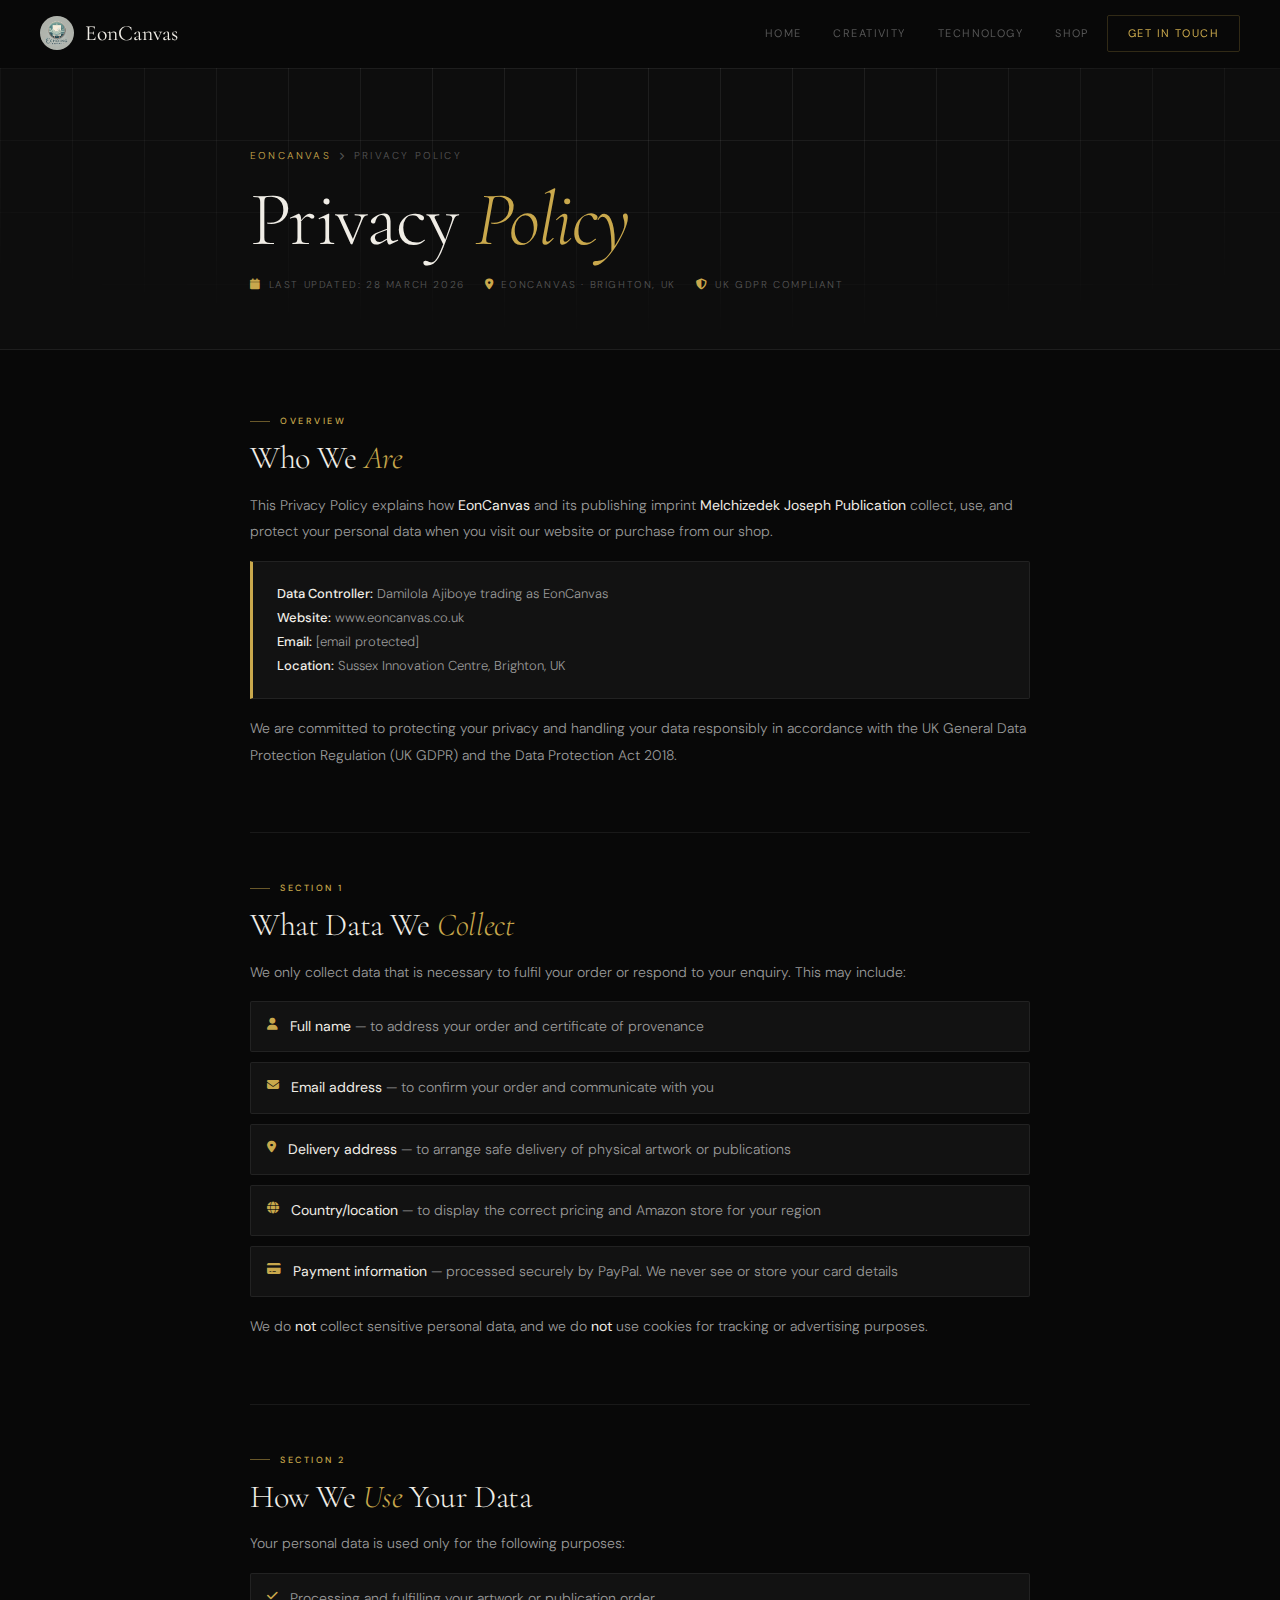
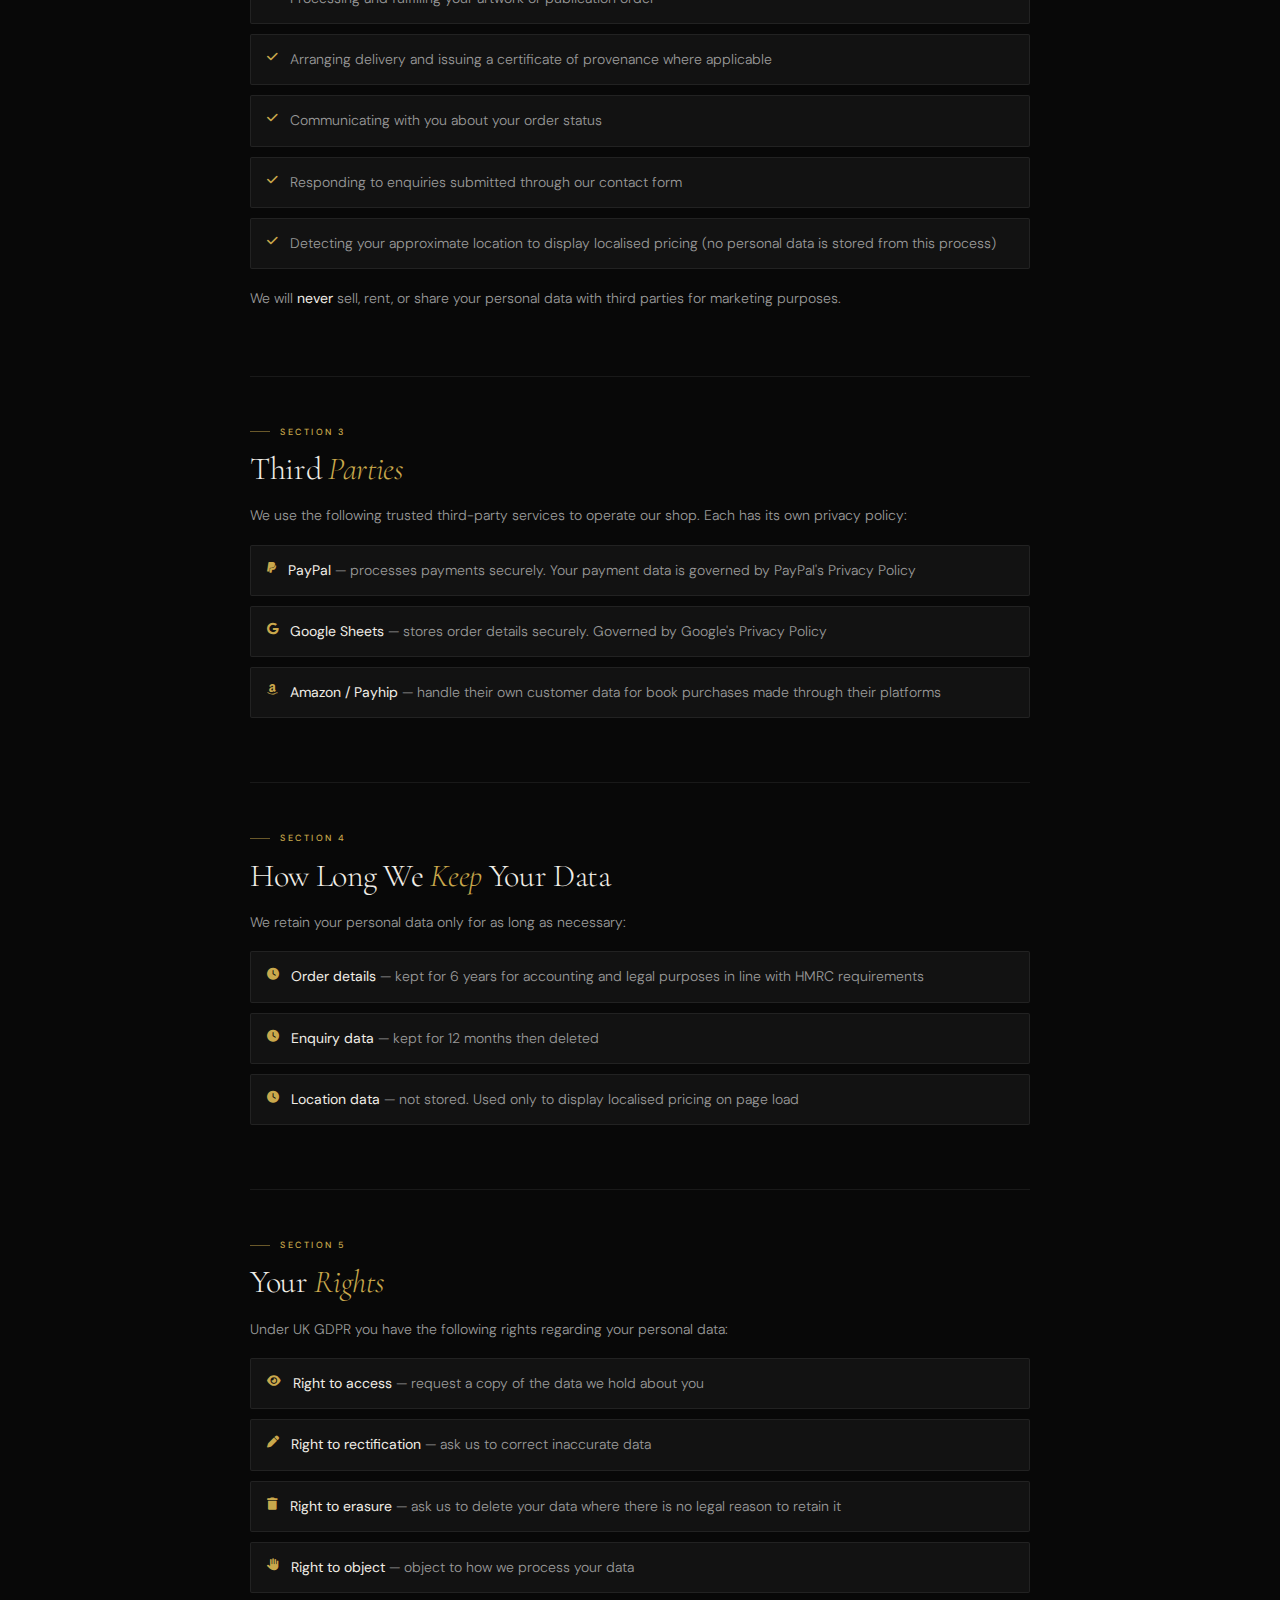
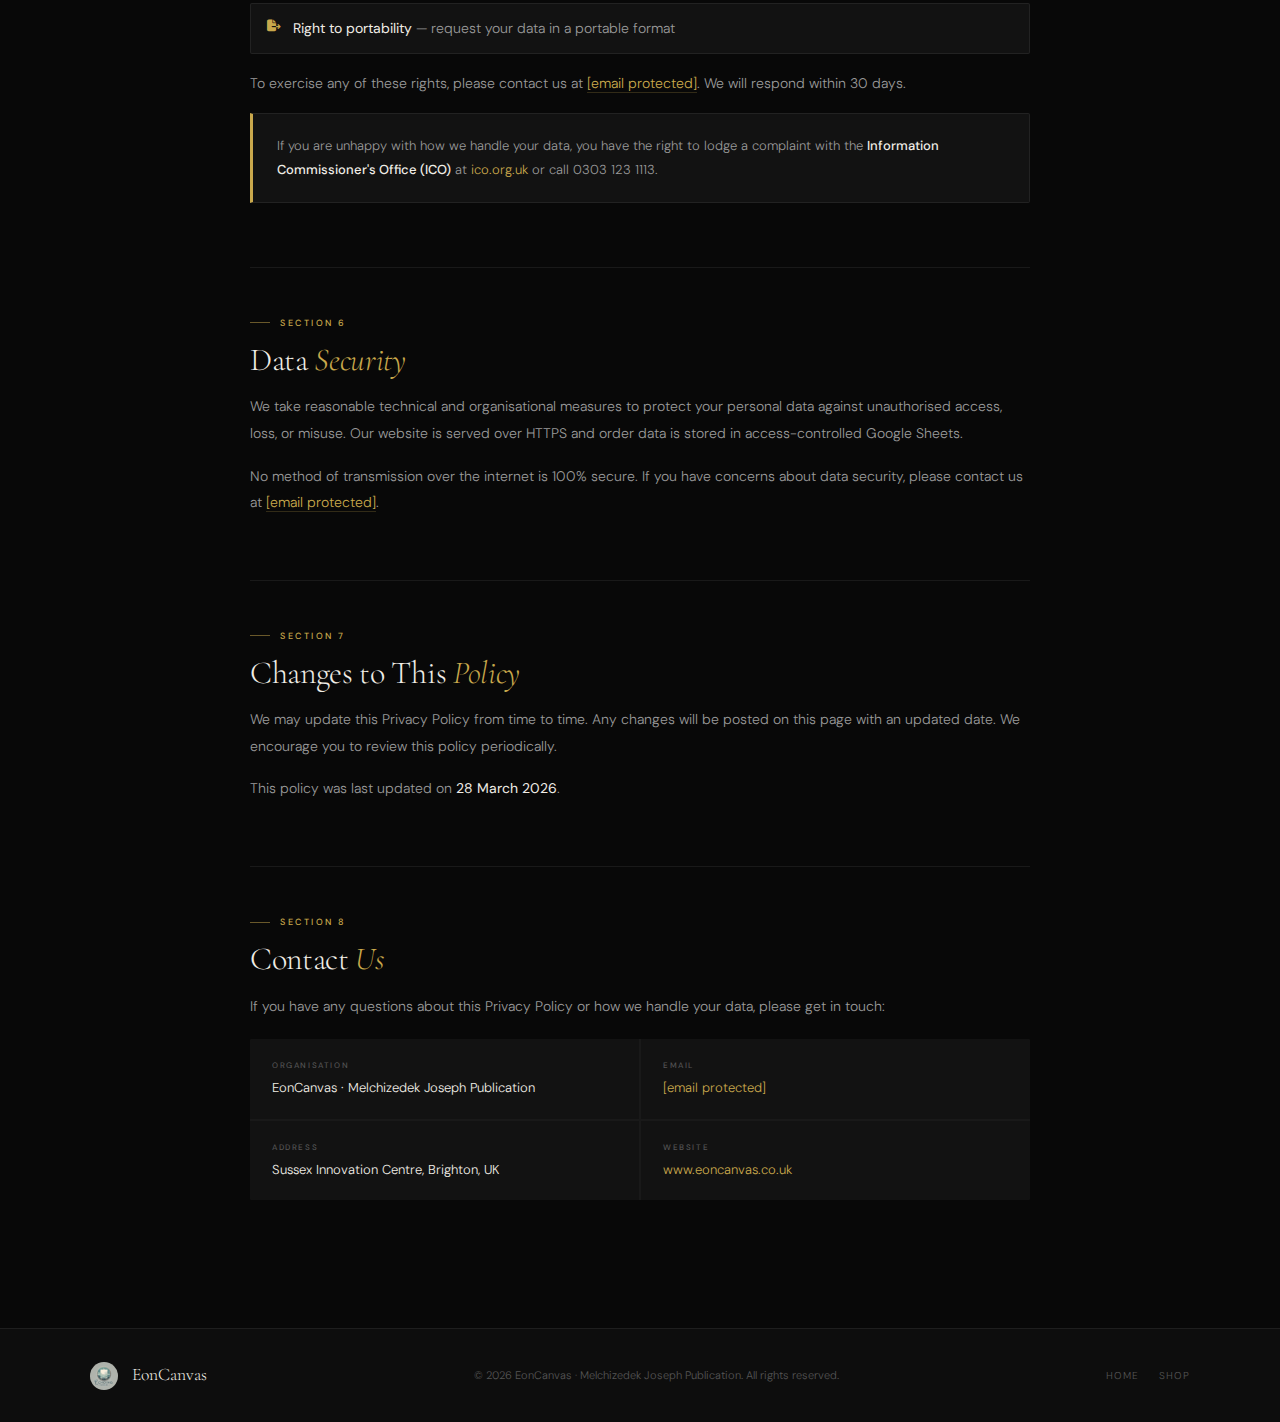
<file: privacy-policy.html>
<!DOCTYPE html>
<html lang="en">
<head>
<meta charset="UTF-8"/>
<meta name="viewport" content="width=device-width,initial-scale=1.0"/>
<title>Privacy Policy | EonCanvas</title>
<meta name="description" content="Privacy Policy for EonCanvas and Melchizedek Joseph Publication. How we collect, use and protect your personal data."/>
<link rel="stylesheet" href="https://fonts.googleapis.com/css2?family=Cormorant+Garamond:ital,wght@0,300;0,400;0,600;1,300;1,400;1,600&family=DM+Sans:opsz,wght@9..40,300;9..40,400;9..40,500&display=swap"/>
<link rel="stylesheet" href="https://cdnjs.cloudflare.com/ajax/libs/font-awesome/6.5.0/css/all.min.css" crossorigin="anonymous"/>
<style>
:root{
  --gold:#c9a84c;--gold-light:#e2c97e;--gold-dim:rgba(201,168,76,0.10);
  --gold-line:rgba(201,168,76,0.22);--bg:#080808;--surface:#0d0d0d;
  --surface2:#121212;--border:rgba(255,255,255,0.07);
  --text-bright:#f0ede6;--text:#999;--text-muted:#555;
  --font-display:'Cormorant Garamond',Georgia,serif;
  --font-body:'DM Sans',sans-serif;--nav-h:68px;
  --ease:cubic-bezier(.4,0,.2,1);
}
*,*::before,*::after{box-sizing:border-box;margin:0;padding:0}
html{scroll-behavior:smooth}
body{background:var(--bg);color:var(--text);font-family:var(--font-body);
  font-weight:300;line-height:1.6;overflow-x:hidden;-webkit-font-smoothing:antialiased}
a{text-decoration:none;color:inherit}
img{display:block;max-width:100%}
.ec-container{width:100%;max-width:860px;margin:0 auto;padding:0 40px}

/* NAV */
.ec-nav{position:fixed;inset:0 0 auto;z-index:200;height:var(--nav-h);
  display:flex;align-items:center;justify-content:space-between;padding:0 40px;
  background:rgba(8,8,8,0.88);backdrop-filter:blur(18px);
  border-bottom:1px solid transparent;transition:border-color .3s,background .3s}
.ec-nav.scrolled{background:rgba(8,8,8,0.97);border-bottom-color:var(--border)}
.ec-nav__logo{display:flex;align-items:center;gap:11px;flex-shrink:0}
.ec-nav__logo img{height:34px;width:auto;border-radius:50%}
.ec-nav__logo-text{font-family:var(--font-display);font-size:1.35rem;font-weight:400;color:var(--text-bright)}
.ec-nav__links{display:flex;align-items:center;gap:4px;list-style:none}
.ec-nav__links>li>a{display:block;padding:8px 14px;font-size:11px;font-weight:400;
  letter-spacing:.13em;text-transform:uppercase;color:var(--text-muted);transition:color .2s}
.ec-nav__links>li>a:hover{color:var(--text-bright)}
.ec-nav__cta{padding:9px 20px!important;border:1px solid var(--gold-line)!important;
  border-radius:2px;color:var(--gold)!important}
.ec-nav__cta:hover{background:var(--gold)!important;color:#000!important}
.ec-nav__burger{display:none;flex-direction:column;gap:5px;background:none;
  border:none;padding:4px;cursor:pointer}
.ec-nav__burger span{display:block;width:22px;height:1.5px;background:var(--text-bright);
  border-radius:1px;transition:transform .3s,opacity .3s}
.ec-nav__mobile{display:none;position:fixed;top:var(--nav-h);left:0;right:0;
  background:#0d0d0d;border-bottom:1px solid var(--border);z-index:199;
  padding:12px 0 20px;flex-direction:column}
.ec-nav__mobile.open{display:flex}
.ec-nav__mobile a{padding:13px 40px;font-size:12px;letter-spacing:.1em;text-transform:uppercase;
  color:var(--text);border-bottom:1px solid var(--border);transition:color .2s}
.ec-nav__mobile a:hover{color:var(--gold)}
.ec-page{padding-top:var(--nav-h)}

/* HERO */
.pp-hero{
  padding:80px 0 56px;
  border-bottom:1px solid var(--border);
  background:var(--surface);
  position:relative;overflow:hidden;
}
.pp-hero::before{
  content:'';position:absolute;inset:0;
  background-image:linear-gradient(var(--border) 1px,transparent 1px),
  linear-gradient(90deg,var(--border) 1px,transparent 1px);
  background-size:72px 72px;
  mask-image:radial-gradient(ellipse 80% 100% at 50% 0%,black 20%,transparent 100%);
  pointer-events:none;
}
.pp-hero__inner{position:relative;z-index:1}
.pp-breadcrumb{
  font-size:10px;letter-spacing:.22em;text-transform:uppercase;
  color:var(--text-muted);margin-bottom:20px;
  display:flex;align-items:center;gap:8px;
}
.pp-breadcrumb a{color:var(--gold);transition:opacity .2s}
.pp-breadcrumb a:hover{opacity:.7}
.pp-title{
  font-family:var(--font-display);
  font-size:clamp(2.5rem,6vw,5rem);
  font-weight:300;color:var(--text-bright);
  line-height:.95;letter-spacing:-.02em;
  margin-bottom:20px;
}
.pp-title em{font-style:italic;color:var(--gold)}
.pp-meta{
  display:flex;align-items:center;gap:20px;
  flex-wrap:wrap;
}
.pp-meta-item{
  font-size:10px;letter-spacing:.16em;text-transform:uppercase;
  color:var(--text-muted);display:flex;align-items:center;gap:7px;
}
.pp-meta-item i{color:var(--gold);font-size:11px}

/* CONTENT */
.pp-content{padding:64px 0 80px}
.pp-section{margin-bottom:48px;padding-bottom:48px;border-bottom:1px solid var(--border)}
.pp-section:last-child{border-bottom:none;margin-bottom:0}
.pp-section-num{
  font-size:9px;font-weight:500;letter-spacing:.28em;text-transform:uppercase;
  color:var(--gold);margin-bottom:12px;display:flex;align-items:center;gap:10px;
}
.pp-section-num::before{
  content:'';display:block;width:20px;height:1px;background:var(--gold);opacity:.5;
}
.pp-section-title{
  font-family:var(--font-display);font-size:clamp(1.4rem,2.5vw,2rem);
  font-weight:300;color:var(--text-bright);line-height:1.1;
  margin-bottom:16px;letter-spacing:-.01em;
}
.pp-section-title em{font-style:italic;color:var(--gold)}
.pp-body{font-size:14px;color:var(--text);line-height:1.9;margin-bottom:16px}
.pp-body a{color:var(--gold);border-bottom:1px solid var(--gold-line);
  transition:border-color .2s}
.pp-body a:hover{border-bottom-color:var(--gold)}
.pp-list{
  list-style:none;display:flex;flex-direction:column;gap:10px;
  margin-bottom:16px;
}
.pp-list li{
  display:flex;align-items:flex-start;gap:12px;
  font-size:14px;color:var(--text);line-height:1.8;
  padding:12px 16px;background:var(--surface2);
  border:1px solid var(--border);border-radius:2px;
}
.pp-list li i{color:var(--gold);font-size:12px;margin-top:4px;flex-shrink:0}
.pp-highlight{
  padding:20px 24px;background:var(--surface2);
  border:1px solid var(--border);border-left:3px solid var(--gold);
  border-radius:0 2px 2px 0;margin-bottom:16px;
}
.pp-highlight p{font-size:13px;color:var(--text);line-height:1.85}
.pp-highlight strong{color:var(--text-bright);font-weight:500}
.pp-contact-grid{
  display:grid;grid-template-columns:1fr 1fr;gap:2px;
  background:var(--border);border-radius:2px;overflow:hidden;
  margin-top:20px;
}
.pp-contact-item{
  background:var(--surface2);padding:20px 22px;
}
.pp-contact-lbl{font-size:8px;font-weight:500;letter-spacing:.2em;
  text-transform:uppercase;color:var(--text-muted);margin-bottom:6px}
.pp-contact-val{font-size:13px;color:var(--text-bright)}
.pp-contact-val a{color:var(--gold)}

/* FOOTER */
.pp-footer{background:var(--surface);border-top:1px solid var(--border);padding:32px 0}
.pp-footer__inner{display:flex;align-items:center;justify-content:space-between;
  gap:20px;flex-wrap:wrap}
.pp-footer__left{display:flex;align-items:center;gap:14px}
.pp-footer__logo{height:28px;width:auto;border-radius:50%}
.pp-footer__brand{font-family:var(--font-display);font-size:1.1rem;color:var(--text-bright)}
.pp-footer__copy{font-size:11px;color:var(--text-muted)}
.pp-footer__links{display:flex;gap:20px}
.pp-footer__links a{font-size:10px;letter-spacing:.1em;text-transform:uppercase;
  color:var(--text-muted);transition:color .2s}
.pp-footer__links a:hover{color:var(--gold)}

@media(max-width:900px){
  .ec-nav__links{display:none}
  .ec-nav__burger{display:flex}
  .pp-contact-grid{grid-template-columns:1fr}
}
@media(max-width:600px){
  .ec-container{padding:0 20px}
  .ec-nav{padding:0 20px}
  .pp-hero{padding:60px 0 40px}
}
</style>
</head>
<body>

<!-- NAV -->
<nav class="ec-nav" id="ec-nav">
  <a href="index.html" class="ec-nav__logo">
    <img src="[data-uri]" alt="EonCanvas">
    <span class="ec-nav__logo-text">EonCanvas</span>
  </a>
  <ul class="ec-nav__links">
    <li><a href="index.html">Home</a></li>
    <li><a href="creativity.html">Creativity</a></li>
    <li><a href="technology.html">Technology</a></li>
    <li><a href="shop.html">Shop</a></li>
    <li><a href="index.html#contact" class="ec-nav__cta">Get in Touch</a></li>
  </ul>
  <button class="ec-nav__burger" id="ec-burger" aria-label="Open menu">
    <span></span><span></span><span></span>
  </button>
</nav>
<nav class="ec-nav__mobile" id="ec-mobile-menu">
  <a href="index.html">Home</a>
  <a href="creativity.html">Creativity</a>
  <a href="technology.html">Technology</a>
  <a href="shop.html">Shop</a>
  <a href="index.html#contact">Get in Touch</a>
</nav>

<div class="ec-page">

  <!-- HERO -->
  <section class="pp-hero">
    <div class="ec-container">
      <div class="pp-hero__inner">
        <div class="pp-breadcrumb">
          <a href="index.html">EonCanvas</a>
          <i class="fa fa-chevron-right" style="font-size:8px;"></i>
          <span>Privacy Policy</span>
        </div>
        <h1 class="pp-title">Privacy <em>Policy</em></h1>
        <div class="pp-meta">
          <div class="pp-meta-item">
            <i class="fa fa-calendar"></i>
            Last updated: 28 March 2026
          </div>
          <div class="pp-meta-item">
            <i class="fa fa-location-dot"></i>
            EonCanvas · Brighton, UK
          </div>
          <div class="pp-meta-item">
            <i class="fa fa-shield-halved"></i>
            UK GDPR Compliant
          </div>
        </div>
      </div>
    </div>
  </section>

  <!-- CONTENT -->
  <div class="pp-content">
    <div class="ec-container">

      <!-- Intro -->
      <div class="pp-section">
        <div class="pp-section-num">Overview</div>
        <h2 class="pp-section-title">Who We <em>Are</em></h2>
        <p class="pp-body">
          This Privacy Policy explains how <strong style="color:var(--text-bright);">EonCanvas</strong> and its publishing imprint <strong style="color:var(--text-bright);">Melchizedek Joseph Publication</strong> collect, use, and protect your personal data when you visit our website or purchase from our shop.
        </p>
        <div class="pp-highlight">
          <p><strong>Data Controller:</strong> Damilola Ajiboye trading as EonCanvas<br>
          <strong>Website:</strong> www.eoncanvas.co.uk<br>
          <strong>Email:</strong> <a href="/cdn-cgi/l/email-protection#046d6a626b44616b6a67656a7265772a676b2a716f"><span class="__cf_email__" data-cfemail="264f4840496643494845474850475508454908534d">[email&#160;protected]</span></a><br>
          <strong>Location:</strong> Sussex Innovation Centre, Brighton, UK</p>
        </div>
        <p class="pp-body">
          We are committed to protecting your privacy and handling your data responsibly in accordance with the UK General Data Protection Regulation (UK GDPR) and the Data Protection Act 2018.
        </p>
      </div>

      <!-- What we collect -->
      <div class="pp-section">
        <div class="pp-section-num">Section 1</div>
        <h2 class="pp-section-title">What Data We <em>Collect</em></h2>
        <p class="pp-body">We only collect data that is necessary to fulfil your order or respond to your enquiry. This may include:</p>
        <ul class="pp-list">
          <li><i class="fa fa-user"></i><span><strong style="color:var(--text-bright);">Full name</strong> — to address your order and certificate of provenance</span></li>
          <li><i class="fa fa-envelope"></i><span><strong style="color:var(--text-bright);">Email address</strong> — to confirm your order and communicate with you</span></li>
          <li><i class="fa fa-location-dot"></i><span><strong style="color:var(--text-bright);">Delivery address</strong> — to arrange safe delivery of physical artwork or publications</span></li>
          <li><i class="fa fa-globe"></i><span><strong style="color:var(--text-bright);">Country/location</strong> — to display the correct pricing and Amazon store for your region</span></li>
          <li><i class="fa fa-credit-card"></i><span><strong style="color:var(--text-bright);">Payment information</strong> — processed securely by PayPal. We never see or store your card details</span></li>
        </ul>
        <p class="pp-body">
          We do <strong style="color:var(--text-bright);">not</strong> collect sensitive personal data, and we do <strong style="color:var(--text-bright);">not</strong> use cookies for tracking or advertising purposes.
        </p>
      </div>

      <!-- How we use it -->
      <div class="pp-section">
        <div class="pp-section-num">Section 2</div>
        <h2 class="pp-section-title">How We <em>Use</em> Your Data</h2>
        <p class="pp-body">Your personal data is used only for the following purposes:</p>
        <ul class="pp-list">
          <li><i class="fa fa-check"></i><span>Processing and fulfilling your artwork or publication order</span></li>
          <li><i class="fa fa-check"></i><span>Arranging delivery and issuing a certificate of provenance where applicable</span></li>
          <li><i class="fa fa-check"></i><span>Communicating with you about your order status</span></li>
          <li><i class="fa fa-check"></i><span>Responding to enquiries submitted through our contact form</span></li>
          <li><i class="fa fa-check"></i><span>Detecting your approximate location to display localised pricing (no personal data is stored from this process)</span></li>
        </ul>
        <p class="pp-body">
          We will <strong style="color:var(--text-bright);">never</strong> sell, rent, or share your personal data with third parties for marketing purposes.
        </p>
      </div>

      <!-- Third parties -->
      <div class="pp-section">
        <div class="pp-section-num">Section 3</div>
        <h2 class="pp-section-title">Third <em>Parties</em></h2>
        <p class="pp-body">We use the following trusted third-party services to operate our shop. Each has its own privacy policy:</p>
        <ul class="pp-list">
          <li><i class="fab fa-paypal"></i><span><strong style="color:var(--text-bright);">PayPal</strong> — processes payments securely. Your payment data is governed by <a href="https://www.paypal.com/uk/legalhub/privacy-full" target="_blank">PayPal's Privacy Policy</a></span></li>
          <li><i class="fab fa-google"></i><span><strong style="color:var(--text-bright);">Google Sheets</strong> — stores order details securely. Governed by <a href="https://policies.google.com/privacy" target="_blank">Google's Privacy Policy</a></span></li>
          <li><i class="fab fa-amazon"></i><span><strong style="color:var(--text-bright);">Amazon / Payhip</strong> — handle their own customer data for book purchases made through their platforms</span></li>
        </ul>
      </div>

      <!-- How long -->
      <div class="pp-section">
        <div class="pp-section-num">Section 4</div>
        <h2 class="pp-section-title">How Long We <em>Keep</em> Your Data</h2>
        <p class="pp-body">We retain your personal data only for as long as necessary:</p>
        <ul class="pp-list">
          <li><i class="fa fa-clock"></i><span><strong style="color:var(--text-bright);">Order details</strong> — kept for 6 years for accounting and legal purposes in line with HMRC requirements</span></li>
          <li><i class="fa fa-clock"></i><span><strong style="color:var(--text-bright);">Enquiry data</strong> — kept for 12 months then deleted</span></li>
          <li><i class="fa fa-clock"></i><span><strong style="color:var(--text-bright);">Location data</strong> — not stored. Used only to display localised pricing on page load</span></li>
        </ul>
      </div>

      <!-- Your rights -->
      <div class="pp-section">
        <div class="pp-section-num">Section 5</div>
        <h2 class="pp-section-title">Your <em>Rights</em></h2>
        <p class="pp-body">Under UK GDPR you have the following rights regarding your personal data:</p>
        <ul class="pp-list">
          <li><i class="fa fa-eye"></i><span><strong style="color:var(--text-bright);">Right to access</strong> — request a copy of the data we hold about you</span></li>
          <li><i class="fa fa-pen"></i><span><strong style="color:var(--text-bright);">Right to rectification</strong> — ask us to correct inaccurate data</span></li>
          <li><i class="fa fa-trash"></i><span><strong style="color:var(--text-bright);">Right to erasure</strong> — ask us to delete your data where there is no legal reason to retain it</span></li>
          <li><i class="fa fa-hand"></i><span><strong style="color:var(--text-bright);">Right to object</strong> — object to how we process your data</span></li>
          <li><i class="fa fa-file-export"></i><span><strong style="color:var(--text-bright);">Right to portability</strong> — request your data in a portable format</span></li>
        </ul>
        <p class="pp-body">
          To exercise any of these rights, please contact us at <a href="/cdn-cgi/l/email-protection#670e0901082702080904060911061449040849120c"><span class="__cf_email__" data-cfemail="7f161119103f1a10111c1e11091e0c511c10510a14">[email&#160;protected]</span></a>. We will respond within 30 days.
        </p>
        <div class="pp-highlight">
          <p>If you are unhappy with how we handle your data, you have the right to lodge a complaint with the <strong>Information Commissioner's Office (ICO)</strong> at <a href="https://ico.org.uk" target="_blank" style="color:var(--gold);">ico.org.uk</a> or call 0303 123 1113.</p>
        </div>
      </div>

      <!-- Security -->
      <div class="pp-section">
        <div class="pp-section-num">Section 6</div>
        <h2 class="pp-section-title">Data <em>Security</em></h2>
        <p class="pp-body">
          We take reasonable technical and organisational measures to protect your personal data against unauthorised access, loss, or misuse. Our website is served over HTTPS and order data is stored in access-controlled Google Sheets.
        </p>
        <p class="pp-body">
          No method of transmission over the internet is 100% secure. If you have concerns about data security, please contact us at <a href="/cdn-cgi/l/email-protection#6b02050d042b0e0405080a051d0a18450804451e00"><span class="__cf_email__" data-cfemail="81e8efe7eec1e4eeefe2e0eff7e0f2afe2eeaff4ea">[email&#160;protected]</span></a>.
        </p>
      </div>

      <!-- Changes -->
      <div class="pp-section">
        <div class="pp-section-num">Section 7</div>
        <h2 class="pp-section-title">Changes to This <em>Policy</em></h2>
        <p class="pp-body">
          We may update this Privacy Policy from time to time. Any changes will be posted on this page with an updated date. We encourage you to review this policy periodically.
        </p>
        <p class="pp-body">
          This policy was last updated on <strong style="color:var(--text-bright);">28 March 2026</strong>.
        </p>
      </div>

      <!-- Contact -->
      <div class="pp-section">
        <div class="pp-section-num">Section 8</div>
        <h2 class="pp-section-title">Contact <em>Us</em></h2>
        <p class="pp-body">
          If you have any questions about this Privacy Policy or how we handle your data, please get in touch:
        </p>
        <div class="pp-contact-grid">
          <div class="pp-contact-item">
            <div class="pp-contact-lbl">Organisation</div>
            <div class="pp-contact-val">EonCanvas · Melchizedek Joseph Publication</div>
          </div>
          <div class="pp-contact-item">
            <div class="pp-contact-lbl">Email</div>
            <div class="pp-contact-val"><a href="/cdn-cgi/l/email-protection#10797e767f50757f7e73717e6671633e737f3e657b"><span class="__cf_email__" data-cfemail="c0a9aea6af80a5afaea3a1aeb6a1b3eea3afeeb5ab">[email&#160;protected]</span></a></div>
          </div>
          <div class="pp-contact-item">
            <div class="pp-contact-lbl">Address</div>
            <div class="pp-contact-val">Sussex Innovation Centre, Brighton, UK</div>
          </div>
          <div class="pp-contact-item">
            <div class="pp-contact-lbl">Website</div>
            <div class="pp-contact-val"><a href="https://www.eoncanvas.co.uk">www.eoncanvas.co.uk</a></div>
          </div>
        </div>
      </div>

    </div>
  </div>

  <!-- FOOTER -->
  <footer class="pp-footer">
    <div class="ec-container" style="max-width:1180px;">
      <div class="pp-footer__inner">
        <div class="pp-footer__left">
          <img src="[data-uri]" alt="EonCanvas" class="pp-footer__logo">
          <span class="pp-footer__brand">EonCanvas</span>
        </div>
        <div class="pp-footer__copy">© 2026 EonCanvas · Melchizedek Joseph Publication. All rights reserved.</div>
        <div class="pp-footer__links">
          <a href="index.html">Home</a>
          <a href="shop.html">Shop</a>
          <a href="/cdn-cgi/l/email-protection#cda4a3aba28da8a2a3aeaca3bbacbe
</file>
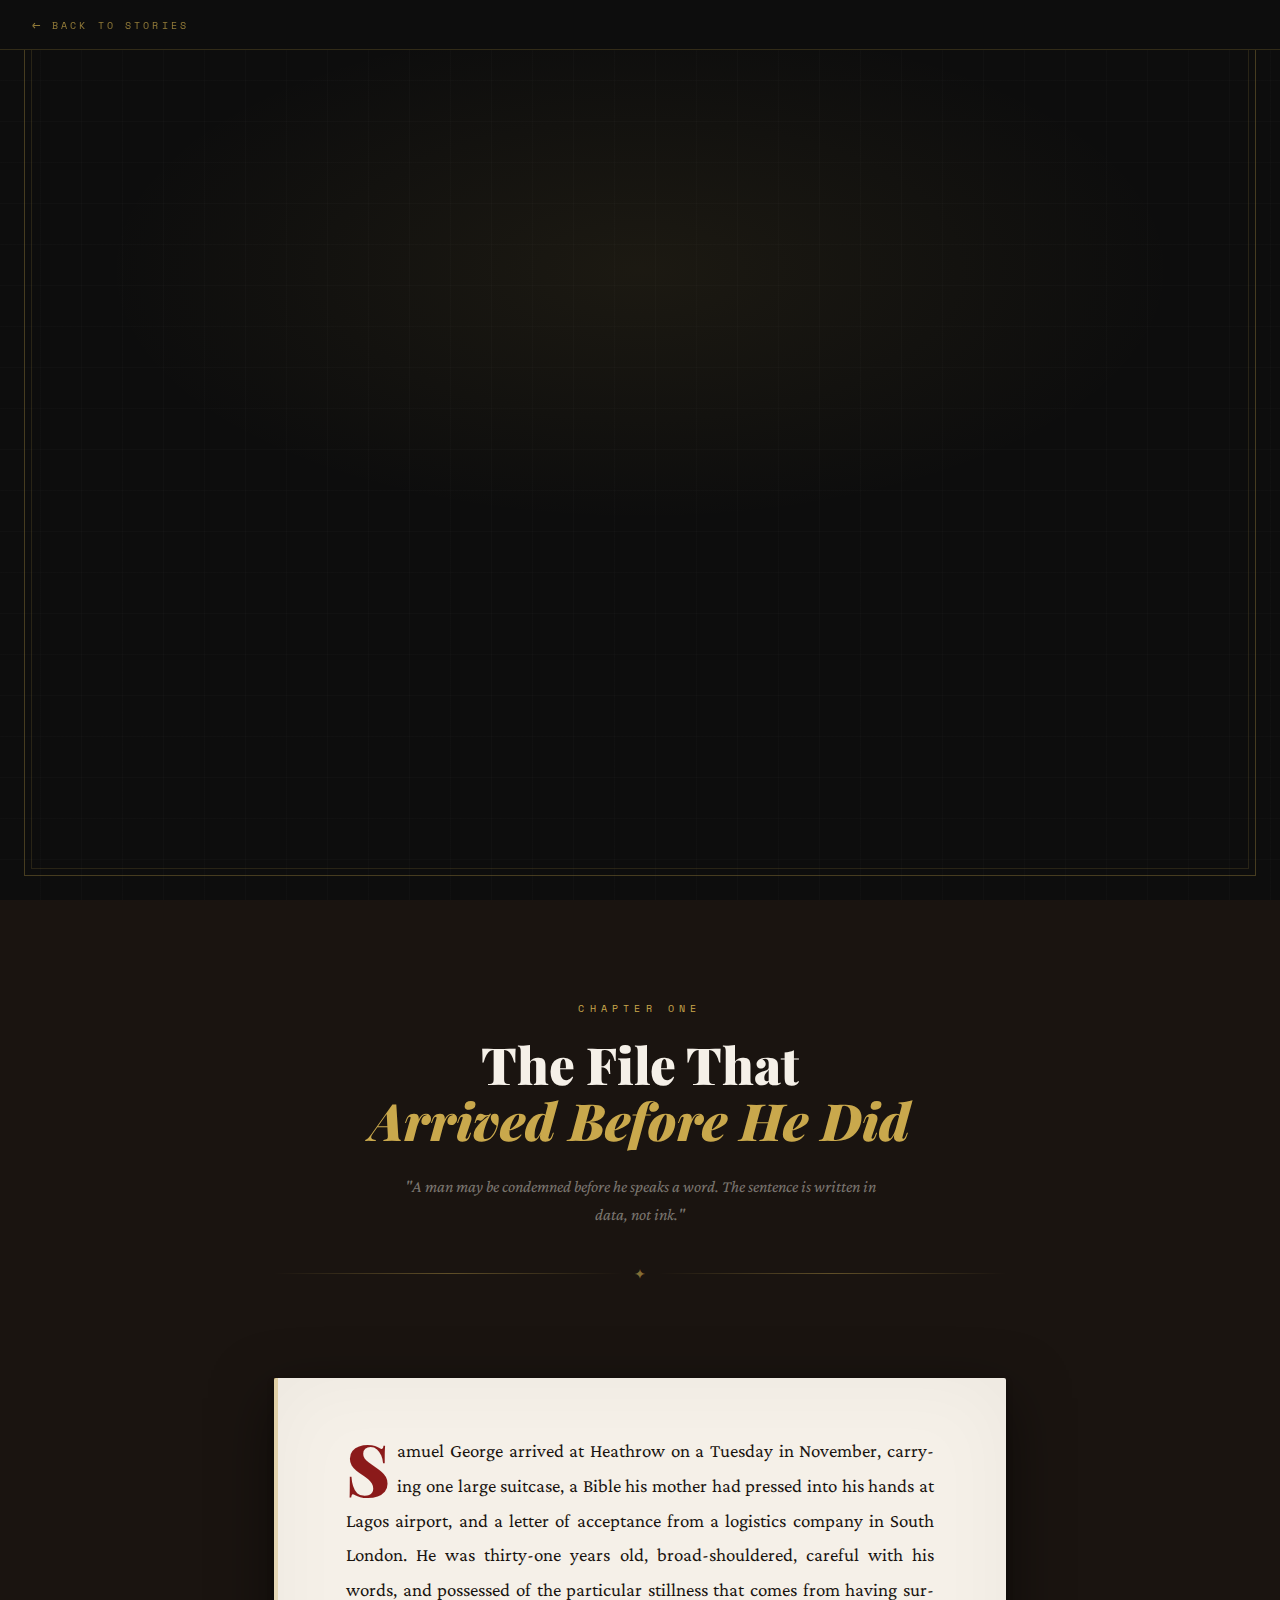
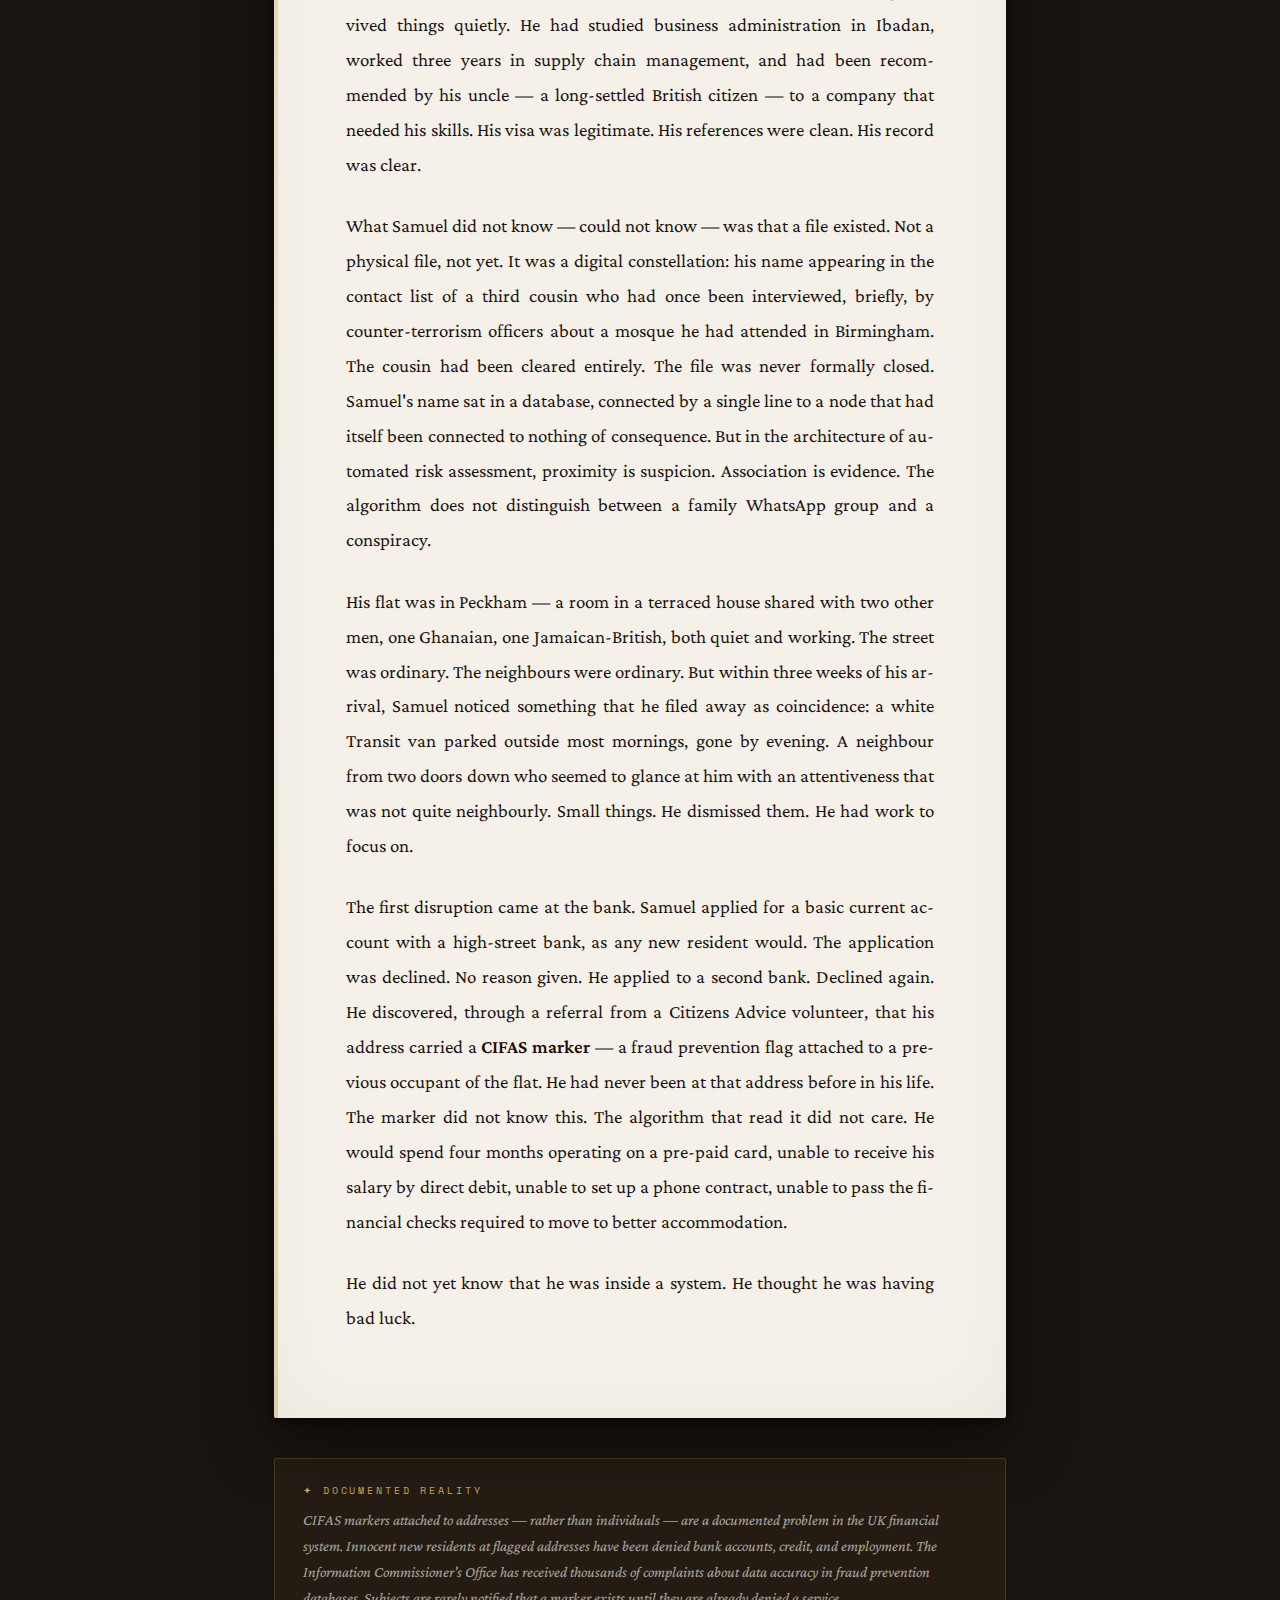
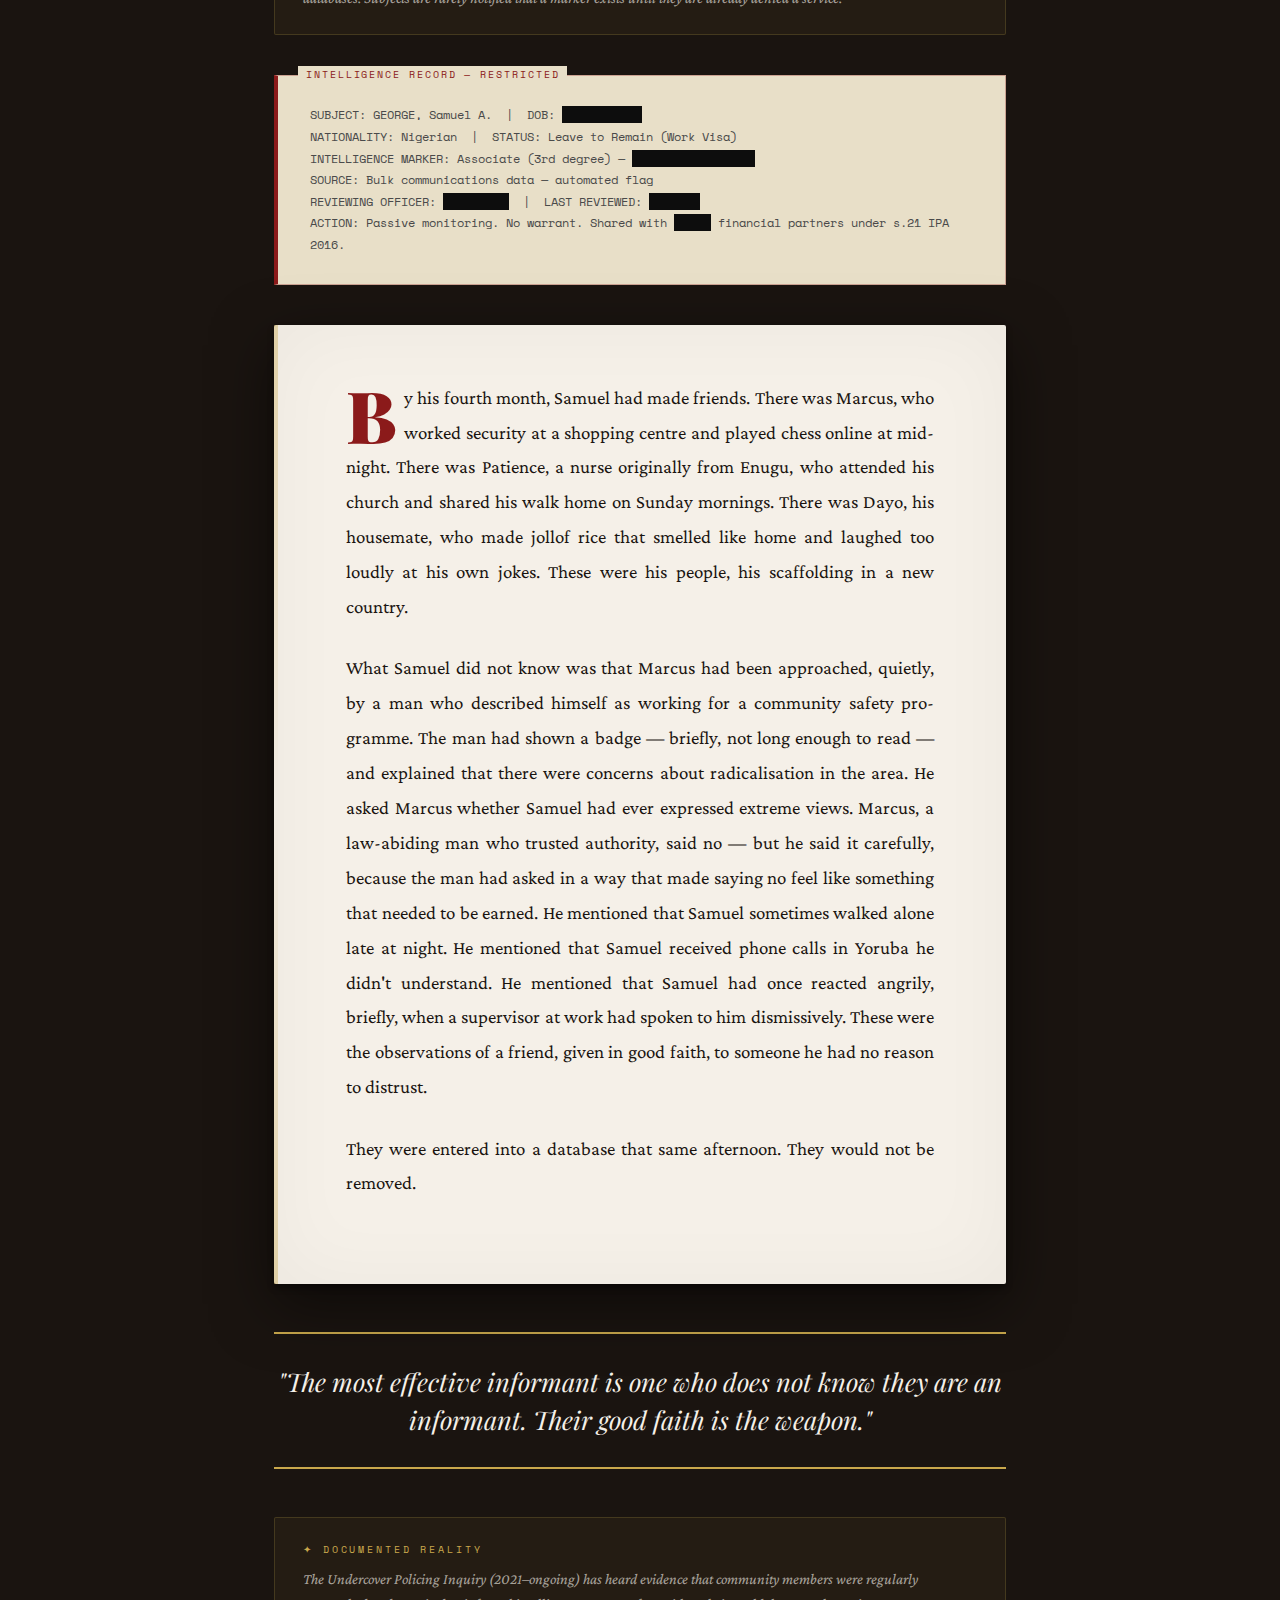
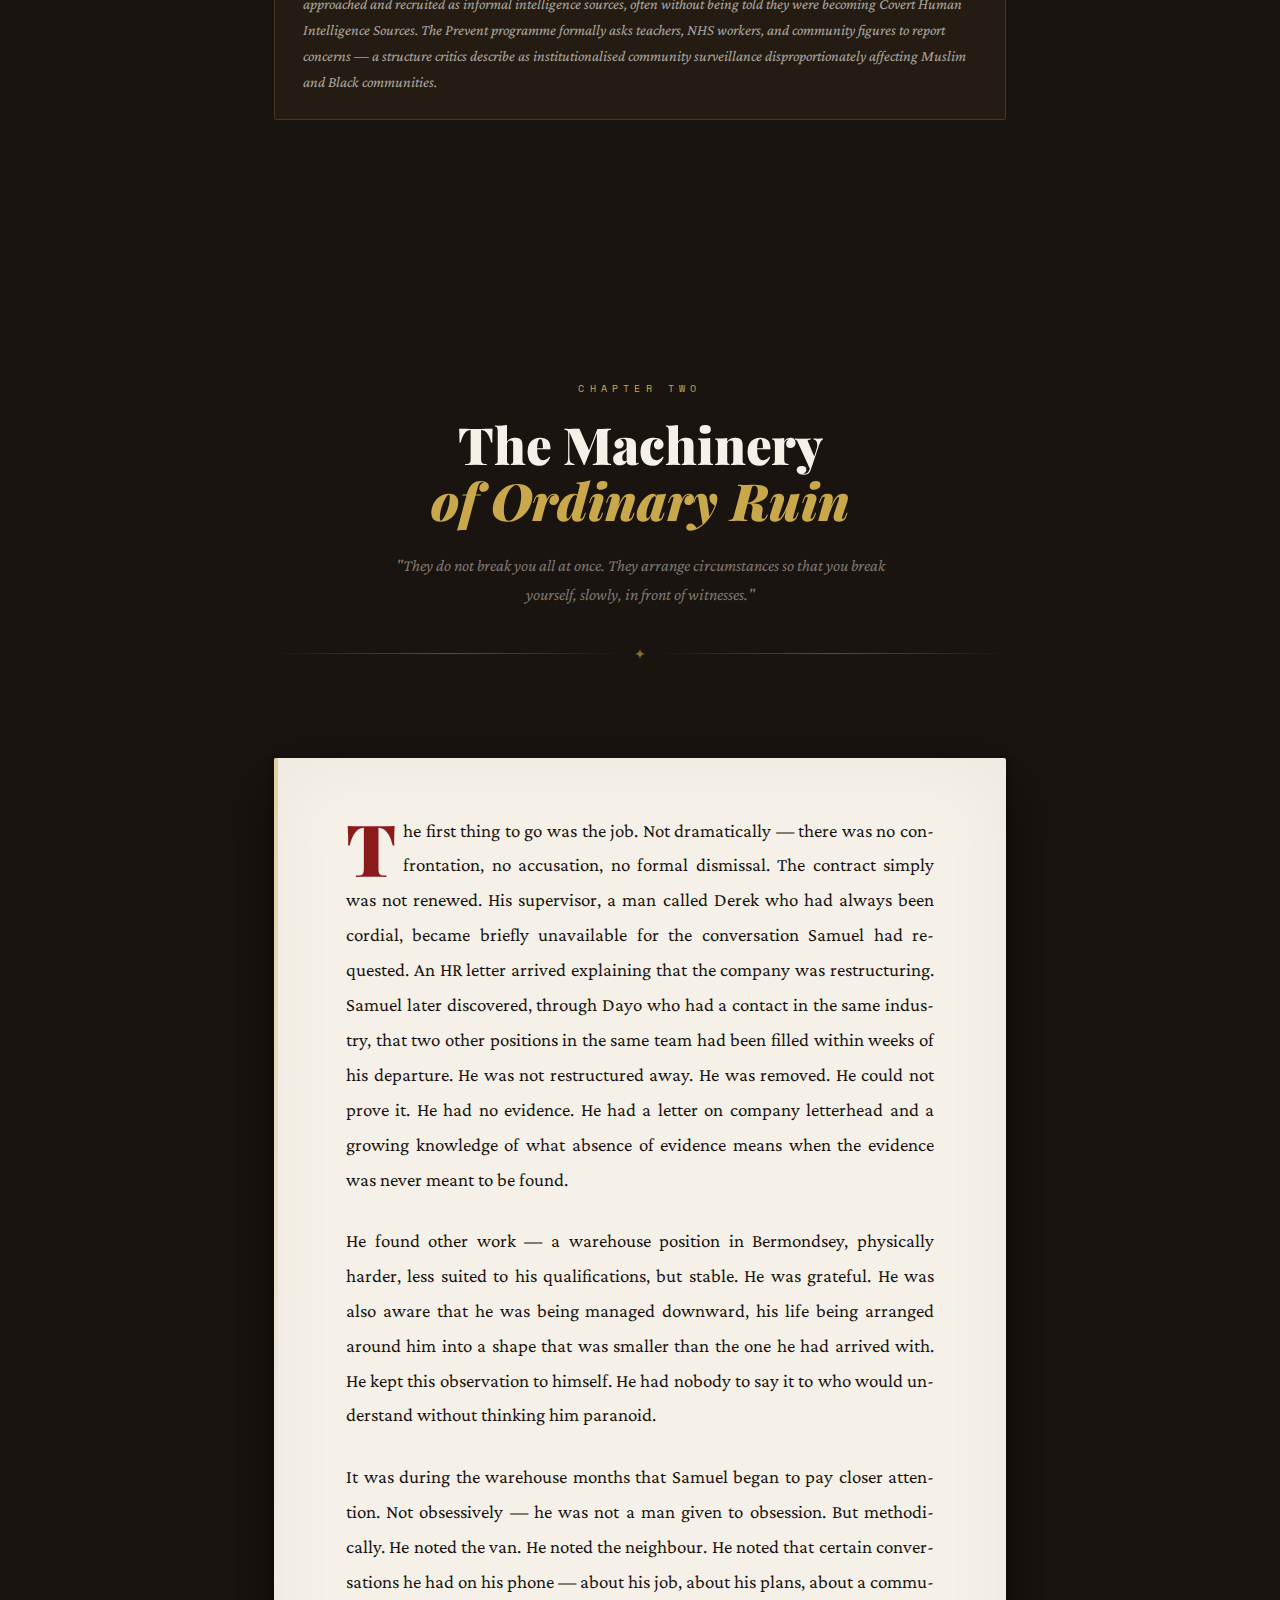
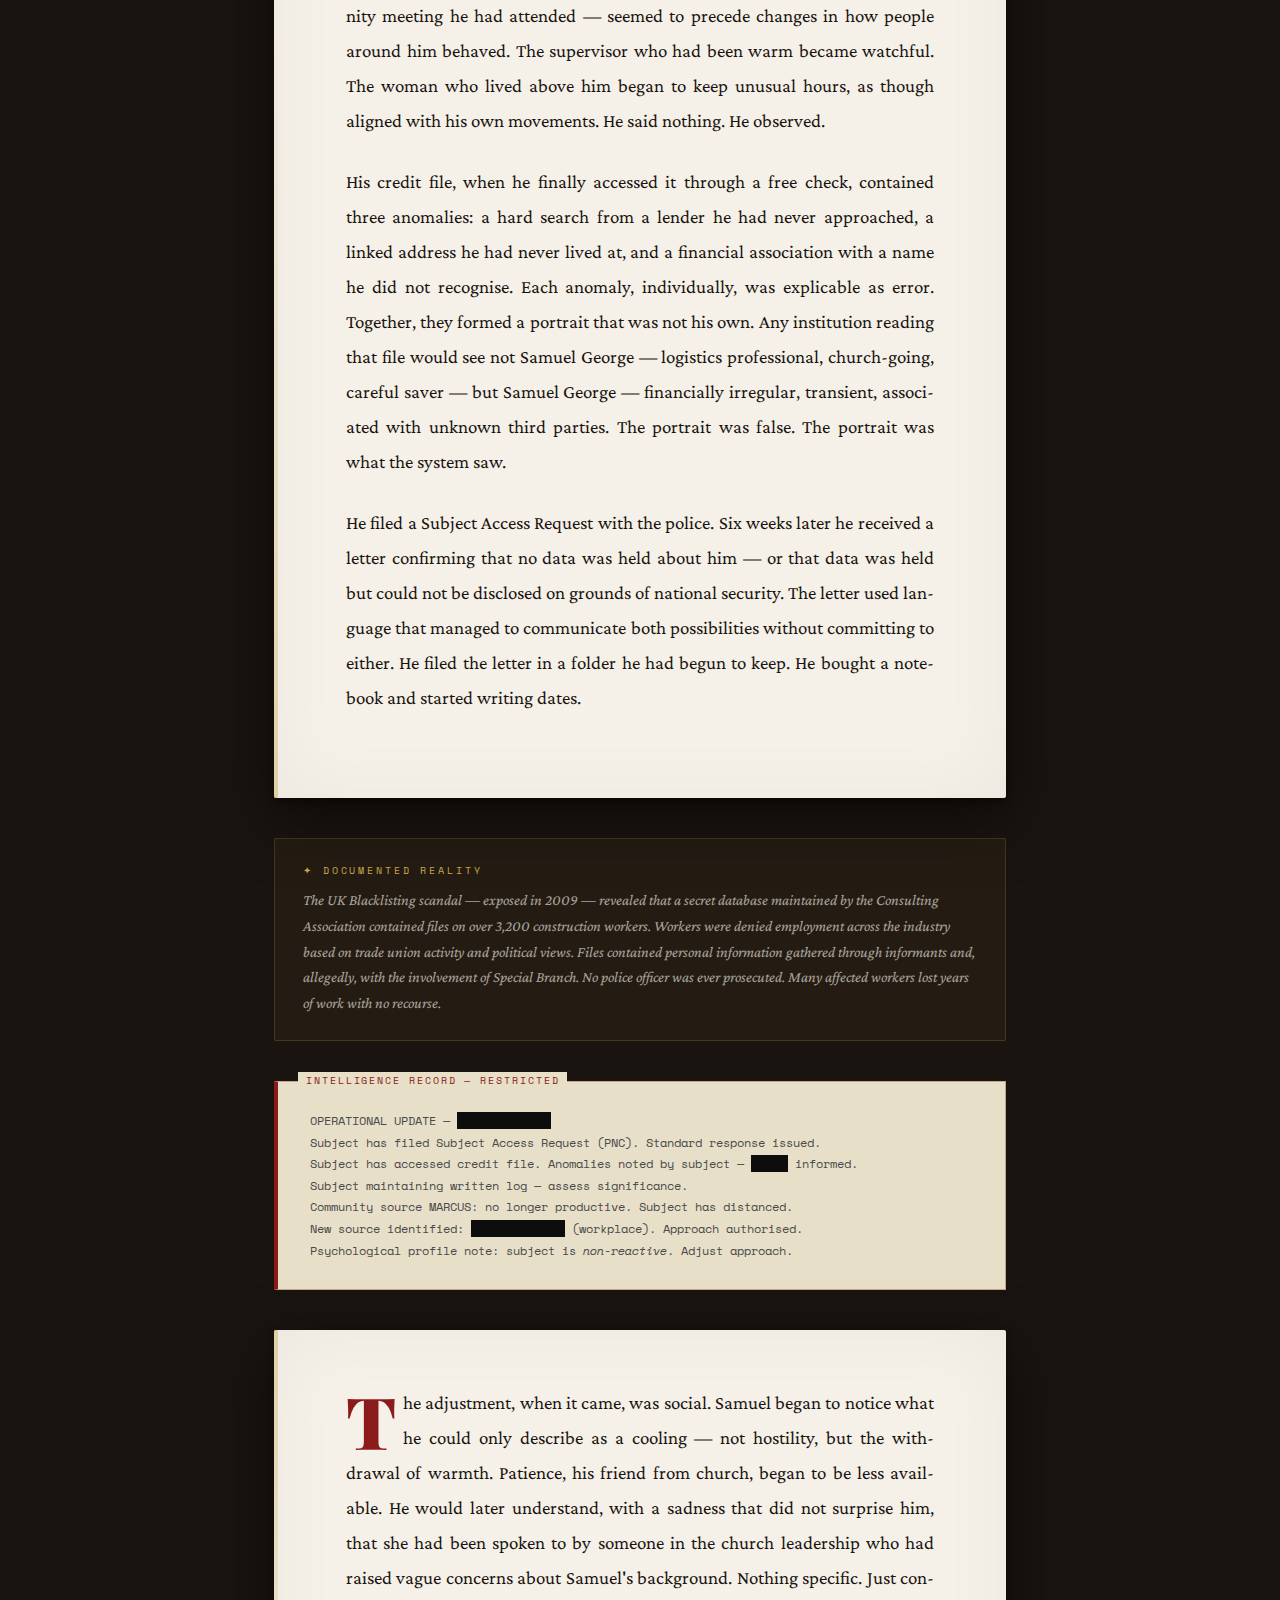
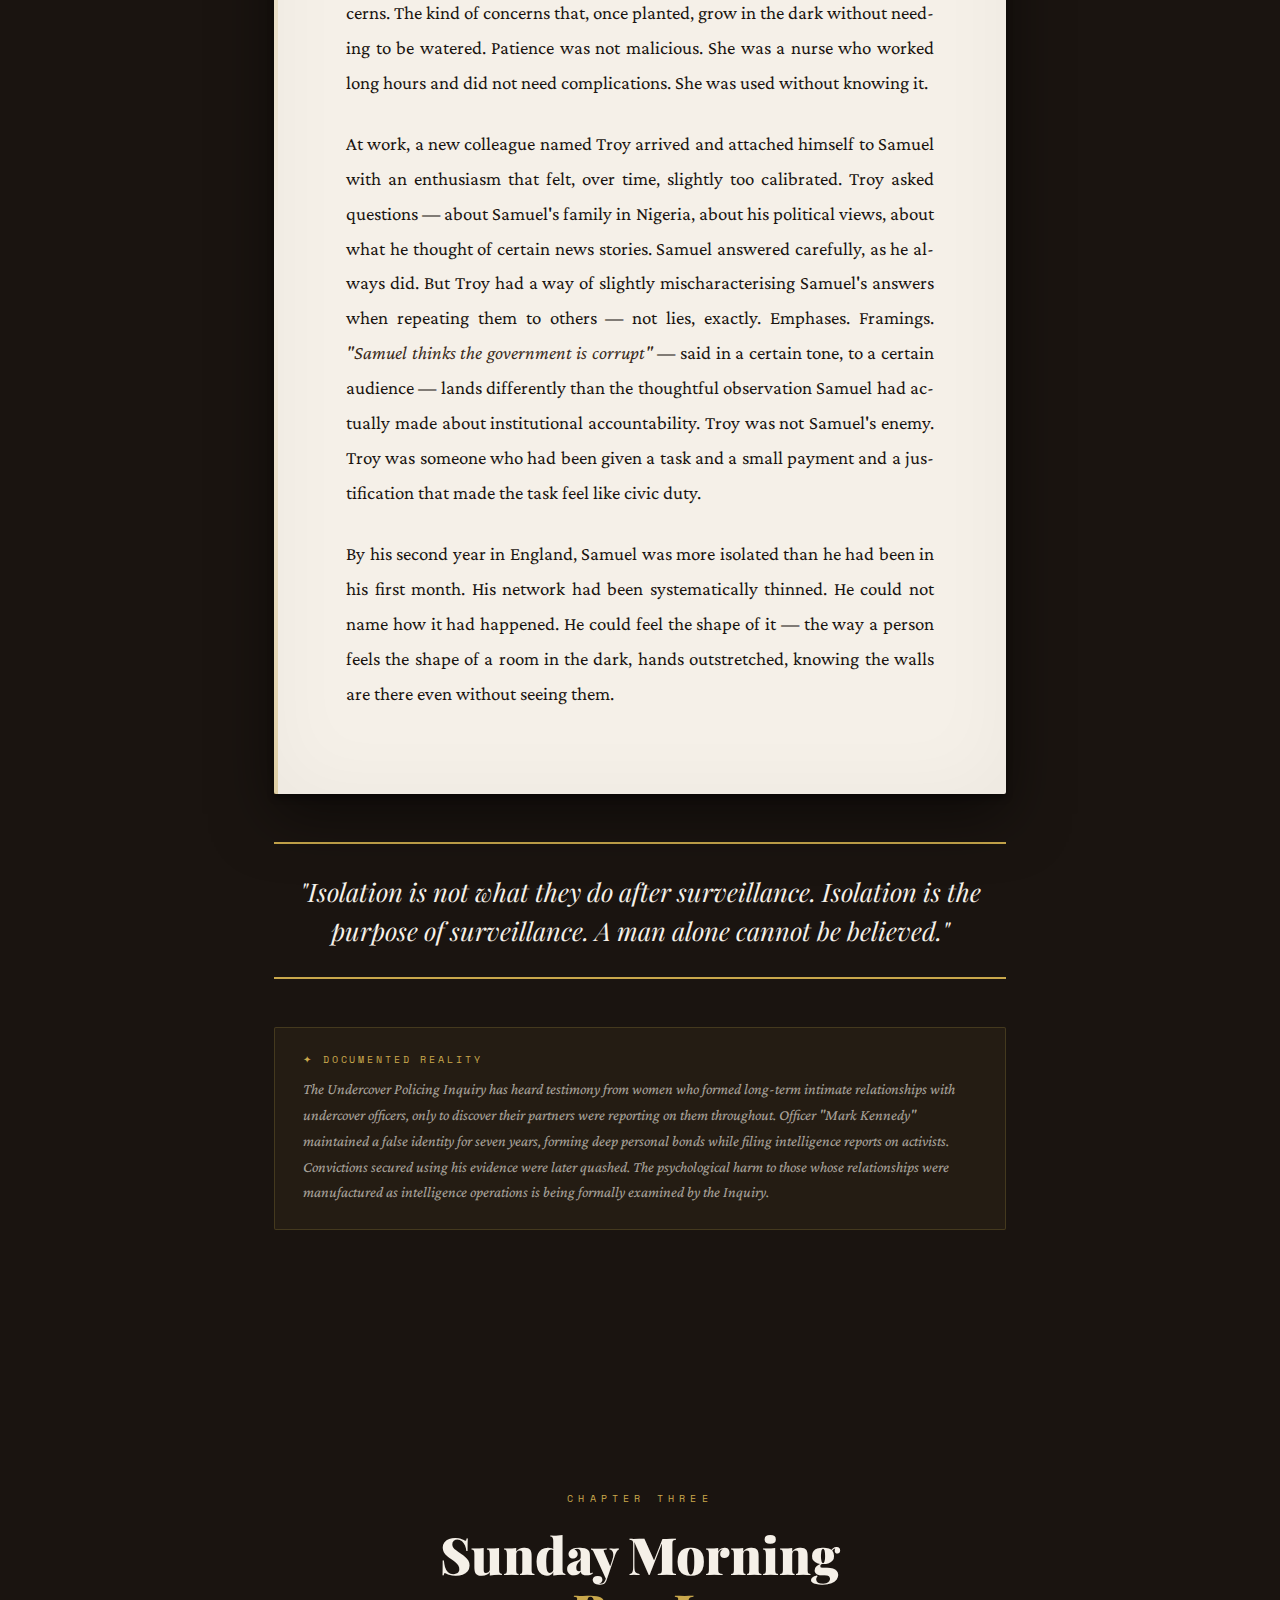
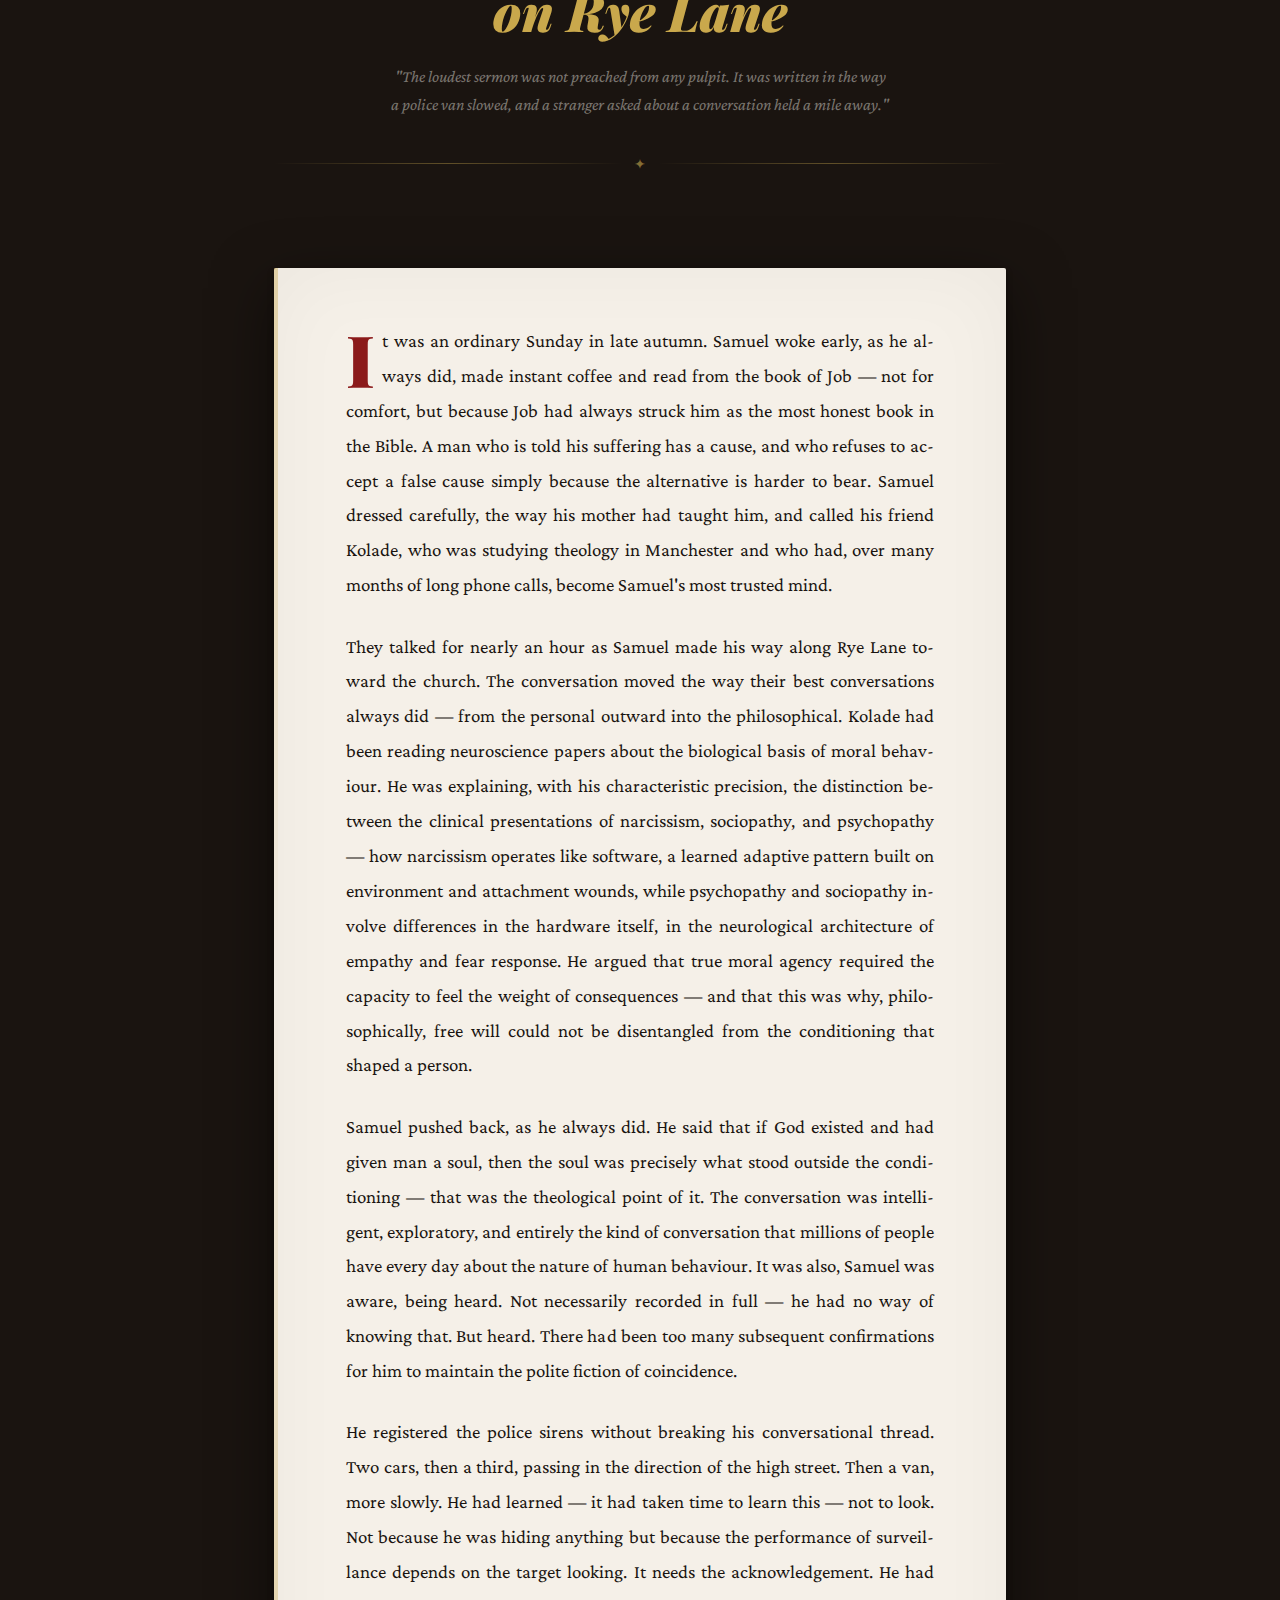
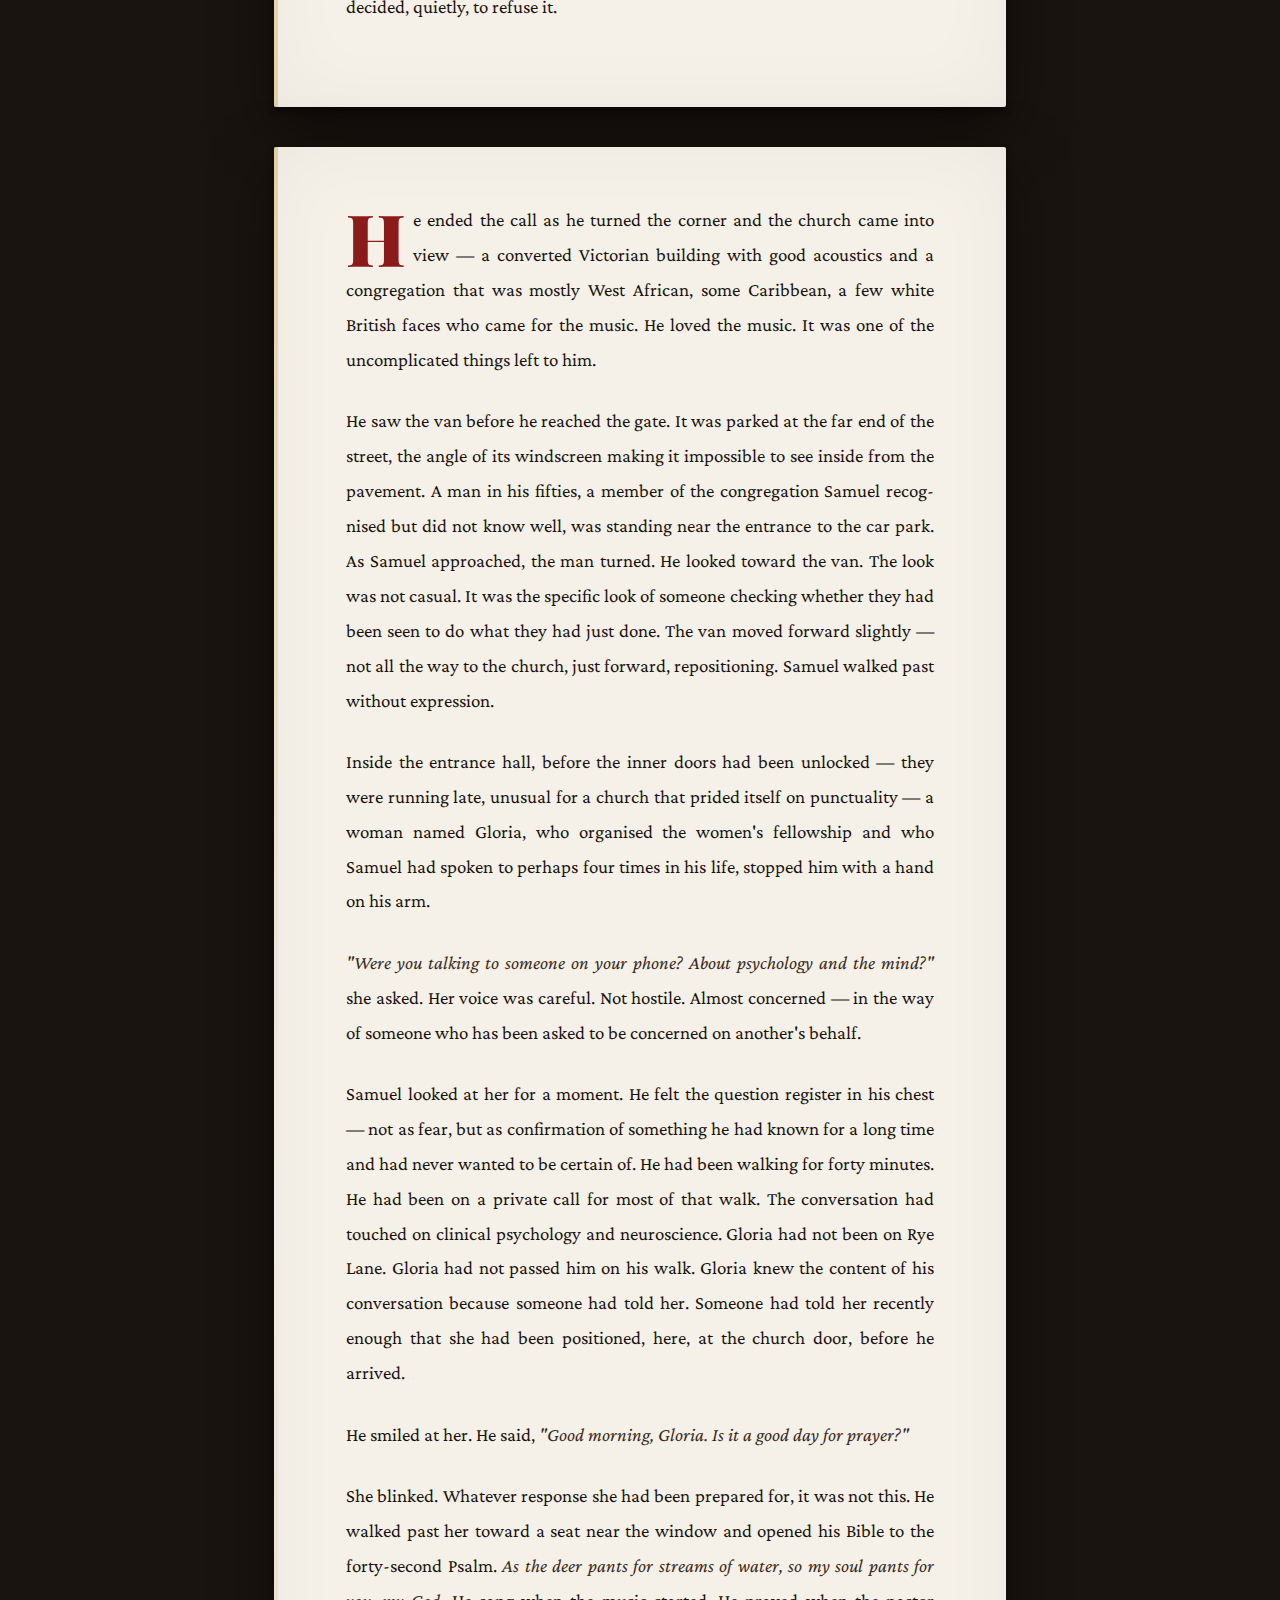
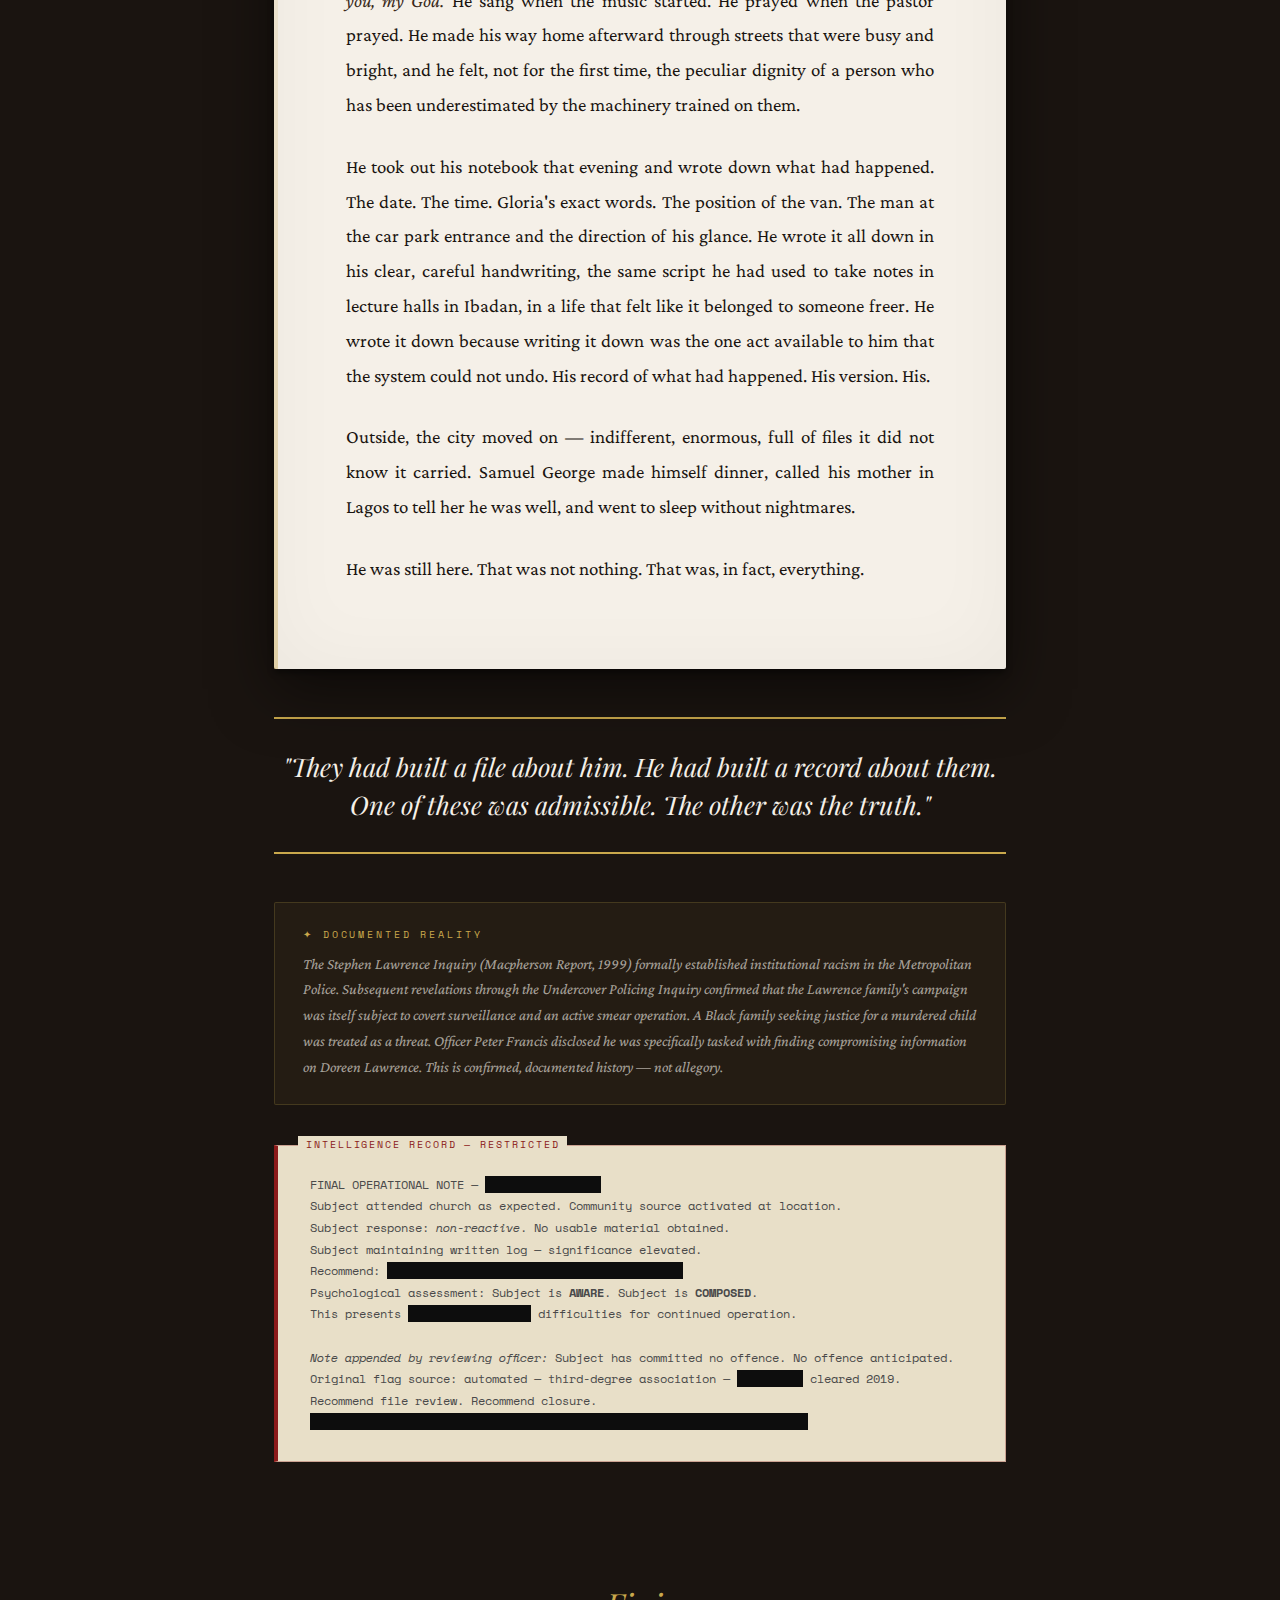
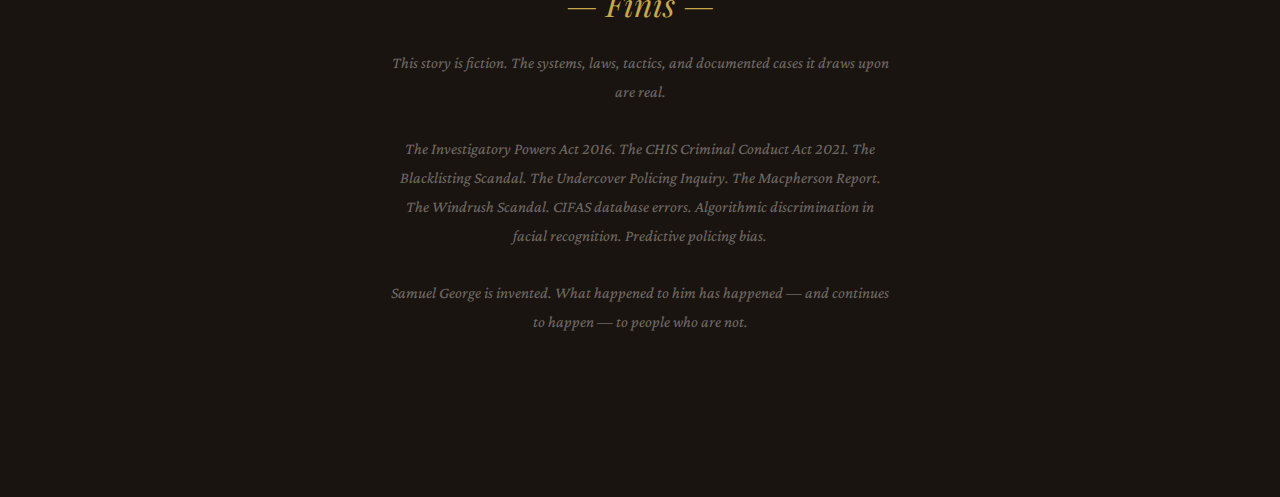
<file: samuel_george_storybook.html>
<!DOCTYPE html>
<html lang="en">
<head>
<meta charset="UTF-8">
<meta name="viewport" content="width=device-width, initial-scale=1.0">
<meta name="robots" content="noindex, nofollow">
<title>The Invisible File — A Story of Samuel George</title>
<link href="https://fonts.googleapis.com/css2?family=Playfair+Display:ital,wght@0,400;0,700;0,900;1,400;1,700&family=Crimson+Pro:ital,wght@0,300;0,400;0,600;1,300;1,400&family=Space+Mono:wght@400;700&display=swap" rel="stylesheet">
<style>
  :root {
    --ink: #0d0d0d;
    --paper: #f5f0e8;
    --aged: #e8dfc8;
    --gold: #c9a84c;
    --gold-light: #e8c97a;
    --red: #8b1a1a;
    --shadow: #1a0a0a;
    --grey: #4a4a4a;
    --stamp-red: rgba(139,26,26,0.15);
  }

  * { margin: 0; padding: 0; box-sizing: border-box; }

  body {
    background: #1a1410;
    font-family: 'Crimson Pro', Georgia, serif;
    color: var(--ink);
    min-height: 100vh;
    overflow-x: hidden;
  }

  /* ── COVER ── */
  .cover {
    min-height: 100vh;
    background: var(--ink);
    display: flex;
    flex-direction: column;
    align-items: center;
    justify-content: center;
    position: relative;
    overflow: hidden;
    padding: 60px 20px;
  }

  .cover::before {
    content: '';
    position: absolute;
    inset: 0;
    background:
      radial-gradient(ellipse 60% 40% at 50% 30%, rgba(201,168,76,0.08) 0%, transparent 70%),
      repeating-linear-gradient(0deg, transparent, transparent 40px, rgba(255,255,255,0.015) 40px, rgba(255,255,255,0.015) 41px),
      repeating-linear-gradient(90deg, transparent, transparent 40px, rgba(255,255,255,0.015) 40px, rgba(255,255,255,0.015) 41px);
  }

  .cover-border {
    position: absolute;
    inset: 24px;
    border: 1px solid rgba(201,168,76,0.3);
    pointer-events: none;
  }
  .cover-border::before {
    content: '';
    position: absolute;
    inset: 6px;
    border: 1px solid rgba(201,168,76,0.15);
  }

  .cover-content {
    position: relative;
    text-align: center;
    max-width: 680px;
  }

  .cover-label {
    font-family: 'Space Mono', monospace;
    font-size: 0.65rem;
    letter-spacing: 0.4em;
    color: var(--gold);
    text-transform: uppercase;
    margin-bottom: 48px;
    opacity: 0;
    animation: fadeUp 1s 0.3s forwards;
  }

  .cover-eye {
    width: 80px;
    height: 80px;
    margin: 0 auto 40px;
    opacity: 0;
    animation: fadeUp 1s 0.5s forwards;
  }

  .cover-title {
    font-family: 'Playfair Display', serif;
    font-size: clamp(3rem, 8vw, 5.5rem);
    font-weight: 900;
    color: var(--paper);
    line-height: 1.0;
    letter-spacing: -0.02em;
    margin-bottom: 16px;
    opacity: 0;
    animation: fadeUp 1s 0.7s forwards;
  }

  .cover-title em {
    font-style: italic;
    color: var(--gold);
  }

  .cover-subtitle {
    font-family: 'Crimson Pro', serif;
    font-size: 1.3rem;
    font-style: italic;
    color: rgba(245,240,232,0.5);
    margin-bottom: 56px;
    opacity: 0;
    animation: fadeUp 1s 0.9s forwards;
  }

  .cover-divider {
    display: flex;
    align-items: center;
    gap: 16px;
    margin-bottom: 48px;
    opacity: 0;
    animation: fadeUp 1s 1.1s forwards;
  }
  .cover-divider::before,
  .cover-divider::after {
    content: '';
    flex: 1;
    height: 1px;
    background: linear-gradient(90deg, transparent, var(--gold), transparent);
  }
  .cover-divider span {
    color: var(--gold);
    font-size: 1.2rem;
  }

  .cover-author {
    font-family: 'Space Mono', monospace;
    font-size: 0.7rem;
    letter-spacing: 0.3em;
    color: rgba(245,240,232,0.4);
    text-transform: uppercase;
    opacity: 0;
    animation: fadeUp 1s 1.3s forwards;
  }

  .cover-stamp {
    position: absolute;
    bottom: 60px;
    right: 60px;
    width: 100px;
    height: 100px;
    border: 3px solid var(--red);
    border-radius: 50%;
    display: flex;
    align-items: center;
    justify-content: center;
    text-align: center;
    opacity: 0;
    animation: fadeIn 1s 2s forwards;
    transform: rotate(-15deg);
  }
  .cover-stamp span {
    font-family: 'Space Mono', monospace;
    font-size: 0.5rem;
    letter-spacing: 0.1em;
    color: var(--red);
    text-transform: uppercase;
    line-height: 1.6;
  }

  .scroll-hint {
    position: absolute;
    bottom: 36px;
    left: 50%;
    transform: translateX(-50%);
    display: flex;
    flex-direction: column;
    align-items: center;
    gap: 8px;
    opacity: 0;
    animation: fadeIn 1s 2.5s forwards;
  }
  .scroll-hint span {
    font-family: 'Space Mono', monospace;
    font-size: 0.55rem;
    letter-spacing: 0.3em;
    color: rgba(245,240,232,0.3);
    text-transform: uppercase;
  }
  .scroll-arrow {
    width: 1px;
    height: 32px;
    background: linear-gradient(to bottom, var(--gold), transparent);
    animation: scrollPulse 2s infinite;
  }

  /* ── PAGE LAYOUT ── */
  .book {
    max-width: 780px;
    margin: 0 auto;
    padding: 0 24px 120px;
  }

  /* ── CHAPTER OPENER ── */
  .chapter-opener {
    padding: 100px 0 60px;
    text-align: center;
    position: relative;
  }

  .chapter-number {
    font-family: 'Space Mono', monospace;
    font-size: 0.65rem;
    letter-spacing: 0.5em;
    color: var(--gold);
    text-transform: uppercase;
    margin-bottom: 20px;
    display: block;
  }

  .chapter-title {
    font-family: 'Playfair Display', serif;
    font-size: clamp(2rem, 5vw, 3.2rem);
    font-weight: 900;
    color: var(--paper);
    line-height: 1.1;
    margin-bottom: 12px;
  }

  .chapter-title em {
    font-style: italic;
    color: var(--gold);
  }

  .chapter-epigraph {
    font-family: 'Crimson Pro', serif;
    font-size: 1.05rem;
    font-style: italic;
    color: rgba(245,240,232,0.45);
    max-width: 500px;
    margin: 24px auto 0;
    line-height: 1.7;
  }

  .chapter-rule {
    display: flex;
    align-items: center;
    gap: 12px;
    margin: 36px 0;
  }
  .chapter-rule::before, .chapter-rule::after {
    content: '';
    flex: 1;
    height: 1px;
    background: linear-gradient(90deg, transparent, rgba(201,168,76,0.4), transparent);
  }
  .chapter-rule span {
    color: var(--gold);
    font-size: 0.9rem;
    opacity: 0.6;
  }

  /* ── PROSE ── */
  .prose {
    background: var(--paper);
    border-radius: 2px;
    padding: 56px clamp(24px, 6vw, 72px);
    position: relative;
    box-shadow:
      0 4px 6px rgba(0,0,0,0.4),
      0 20px 60px rgba(0,0,0,0.5),
      inset 0 0 80px rgba(0,0,0,0.04);
    margin-bottom: 40px;
  }

  .prose::before {
    content: '';
    position: absolute;
    left: 0;
    top: 0;
    bottom: 0;
    width: 4px;
    background: linear-gradient(to bottom, var(--gold), transparent, var(--gold));
    opacity: 0.4;
  }

  .prose p {
    font-size: clamp(1.05rem, 2vw, 1.18rem);
    line-height: 1.85;
    color: #1a1410;
    margin-bottom: 1.4em;
    text-align: justify;
    hyphens: auto;
  }

  .prose p:first-child::first-letter {
    font-family: 'Playfair Display', serif;
    font-size: 4.5rem;
    font-weight: 900;
    float: left;
    line-height: 0.8;
    margin: 0.08em 0.1em 0 0;
    color: var(--red);
  }

  .prose p strong {
    font-weight: 600;
    color: var(--shadow);
  }

  .prose p em {
    font-style: italic;
    color: #3a2a1a;
  }

  /* ── CLASSIFIED INSERTS ── */
  .classified {
    background: var(--aged);
    border: 1px solid rgba(139,26,26,0.3);
    border-left: 4px solid var(--red);
    padding: 28px 32px;
    margin: 40px 0;
    position: relative;
    font-family: 'Space Mono', monospace;
    font-size: 0.75rem;
    line-height: 1.8;
    color: var(--grey);
  }

  .classified::before {
    content: 'INTELLIGENCE RECORD — RESTRICTED';
    position: absolute;
    top: -10px;
    left: 20px;
    background: var(--aged);
    padding: 0 8px;
    font-size: 0.6rem;
    letter-spacing: 0.2em;
    color: var(--red);
  }

  .classified .redacted {
    background: var(--ink);
    color: var(--ink);
    padding: 0 4px;
    user-select: none;
  }

  /* ── SCENE BREAKS ── */
  .scene-break {
    text-align: center;
    margin: 48px 0;
    color: rgba(245,240,232,0.3);
    letter-spacing: 0.5em;
    font-size: 0.8rem;
  }

  /* ── PULL QUOTES ── */
  .pull-quote {
    border-top: 2px solid var(--gold);
    border-bottom: 2px solid var(--gold);
    padding: 28px 0;
    margin: 48px 0;
    text-align: center;
  }

  .pull-quote p {
    font-family: 'Playfair Display', serif;
    font-size: clamp(1.2rem, 3vw, 1.6rem);
    font-style: italic;
    color: var(--paper) !important;
    line-height: 1.5;
    margin: 0 !important;
    text-align: center !important;
  }

  .pull-quote p::first-letter {
    font-size: inherit !important;
    float: none !important;
    color: var(--paper) !important;
  }

  /* ── FOOTNOTES / REAL WORLD BOXES ── */
  .realworld {
    background: rgba(201,168,76,0.06);
    border: 1px solid rgba(201,168,76,0.2);
    padding: 24px 28px;
    margin: 40px 0;
    border-radius: 2px;
  }

  .realworld-label {
    font-family: 'Space Mono', monospace;
    font-size: 0.6rem;
    letter-spacing: 0.3em;
    color: var(--gold);
    text-transform: uppercase;
    margin-bottom: 10px;
  }

  .realworld p {
    font-family: 'Crimson Pro', serif;
    font-size: 0.95rem;
    color: rgba(245,240,232,0.65);
    line-height: 1.7;
    font-style: italic;
    margin: 0;
  }

  /* ── END MATTER ── */
  .end-matter {
    text-align: center;
    padding: 80px 0 40px;
  }

  .end-matter .finis {
    font-family: 'Playfair Display', serif;
    font-size: 2rem;
    font-style: italic;
    color: var(--gold);
    margin-bottom: 24px;
  }

  .end-matter p {
    font-family: 'Crimson Pro', serif;
    font-size: 1rem;
    color: rgba(245,240,232,0.4);
    font-style: italic;
    line-height: 1.8;
    max-width: 500px;
    margin: 0 auto;
  }

  /* ── ANIMATIONS ── */
  @keyframes fadeUp {
    from { opacity: 0; transform: translateY(20px); }
    to { opacity: 1; transform: translateY(0); }
  }
  @keyframes fadeIn {
    from { opacity: 0; }
    to { opacity: 1; }
  }
  @keyframes scrollPulse {
    0%, 100% { opacity: 0.3; }
    50% { opacity: 1; }
  }

  /* ── RESPONSIVE ── */
  @media (max-width: 600px) {
    .prose { padding: 36px 24px; }
    .cover-stamp { display: none; }
  }
</style>
</head>
<body>

<!-- ══ BACK NAV ══ -->
<nav style="
  position: fixed;
  top: 0; left: 0; right: 0;
  z-index: 100;
  background: rgba(13,13,13,0.92);
  backdrop-filter: blur(8px);
  border-bottom: 1px solid rgba(201,168,76,0.2);
  padding: 14px 32px;
  display: flex;
  align-items: center;
  gap: 12px;
">
  <a href="stories.html" style="
    font-family: 'Space Mono', monospace;
    font-size: 0.65rem;
    letter-spacing: 0.3em;
    color: rgba(201,168,76,0.7);
    text-decoration: none;
    text-transform: uppercase;
    display: flex;
    align-items: center;
    gap: 8px;
    transition: color 0.2s;
  " onmouseover="this.style.color='#c9a84c'" onmouseout="this.style.color='rgba(201,168,76,0.7)'">
    <span style="font-size:0.9rem">←</span> Back to Stories
  </a>
</nav>

<!-- ══════════════════════════════════════════════════
     COVER
══════════════════════════════════════════════════ -->
<div class="cover">
  <div class="cover-border"></div>

  <div class="cover-content">
    <div class="cover-label">A Story of Survival &amp; Resistance</div>

    <svg class="cover-eye" viewBox="0 0 80 80" fill="none" xmlns="http://www.w3.org/2000/svg">
      <ellipse cx="40" cy="40" rx="36" ry="20" stroke="#c9a84c" stroke-width="1.5" opacity="0.6"/>
      <circle cx="40" cy="40" r="10" stroke="#c9a84c" stroke-width="1.5" opacity="0.8"/>
      <circle cx="40" cy="40" r="4" fill="#c9a84c" opacity="0.5"/>
      <line x1="40" y1="4" x2="40" y2="16" stroke="#8b1a1a" stroke-width="1" opacity="0.6"/>
      <line x1="40" y1="64" x2="40" y2="76" stroke="#8b1a1a" stroke-width="1" opacity="0.6"/>
      <line x1="4" y1="40" x2="16" y2="40" stroke="#8b1a1a" stroke-width="1" opacity="0.6"/>
      <line x1="64" y1="40" x2="76" y2="40" stroke="#8b1a1a" stroke-width="1" opacity="0.6"/>
    </svg>

    <h1 class="cover-title">The<br><em>Invisible</em><br>File</h1>
    <p class="cover-subtitle">The Story of Samuel George</p>

    <div class="cover-divider"><span>✦</span></div>

    <p class="cover-author">A Novel Grounded in Documented Truth</p>
  </div>

  <div class="cover-stamp"><span>Subject<br/>of<br/>Interest<br/>——<br/>Active</span></div>

  <div class="scroll-hint">
    <span>Read</span>
    <div class="scroll-arrow"></div>
  </div>
</div>


<!-- ══════════════════════════════════════════════════
     CHAPTER ONE
══════════════════════════════════════════════════ -->
<div class="book">

  <div class="chapter-opener">
    <span class="chapter-number">Chapter One</span>
    <h2 class="chapter-title">The File That<br><em>Arrived Before He Did</em></h2>
    <p class="chapter-epigraph">"A man may be condemned before he speaks a word. The sentence is written in data, not ink."</p>
    <div class="chapter-rule"><span>✦</span></div>
  </div>

  <div class="prose">
    <p>Samuel George arrived at Heathrow on a Tuesday in November, carrying one large suitcase, a Bible his mother had pressed into his hands at Lagos airport, and a letter of acceptance from a logistics company in South London. He was thirty-one years old, broad-shouldered, careful with his words, and possessed of the particular stillness that comes from having survived things quietly. He had studied business administration in Ibadan, worked three years in supply chain management, and had been recommended by his uncle — a long-settled British citizen — to a company that needed his skills. His visa was legitimate. His references were clean. His record was clear.</p>

    <p>What Samuel did not know — could not know — was that a file existed. Not a physical file, not yet. It was a digital constellation: his name appearing in the contact list of a third cousin who had once been interviewed, briefly, by counter-terrorism officers about a mosque he had attended in Birmingham. The cousin had been cleared entirely. The file was never formally closed. Samuel's name sat in a database, connected by a single line to a node that had itself been connected to nothing of consequence. But in the architecture of automated risk assessment, proximity is suspicion. Association is evidence. The algorithm does not distinguish between a family WhatsApp group and a conspiracy.</p>

    <p>His flat was in Peckham — a room in a terraced house shared with two other men, one Ghanaian, one Jamaican-British, both quiet and working. The street was ordinary. The neighbours were ordinary. But within three weeks of his arrival, Samuel noticed something that he filed away as coincidence: a white Transit van parked outside most mornings, gone by evening. A neighbour from two doors down who seemed to glance at him with an attentiveness that was not quite neighbourly. Small things. He dismissed them. He had work to focus on.</p>

    <p>The first disruption came at the bank. Samuel applied for a basic current account with a high-street bank, as any new resident would. The application was declined. No reason given. He applied to a second bank. Declined again. He discovered, through a referral from a Citizens Advice volunteer, that his address carried a <strong>CIFAS marker</strong> — a fraud prevention flag attached to a previous occupant of the flat. He had never been at that address before in his life. The marker did not know this. The algorithm that read it did not care. He would spend four months operating on a pre-paid card, unable to receive his salary by direct debit, unable to set up a phone contract, unable to pass the financial checks required to move to better accommodation.</p>

    <p>He did not yet know that he was inside a system. He thought he was having bad luck.</p>
  </div>

  <div class="realworld">
    <div class="realworld-label">✦ Documented Reality</div>
    <p>CIFAS markers attached to addresses — rather than individuals — are a documented problem in the UK financial system. Innocent new residents at flagged addresses have been denied bank accounts, credit, and employment. The Information Commissioner's Office has received thousands of complaints about data accuracy in fraud prevention databases. Subjects are rarely notified that a marker exists until they are already denied a service.</p>
  </div>

  <div class="classified">
    SUBJECT: GEORGE, Samuel A. &nbsp;|&nbsp; DOB: <span class="redacted">██████████</span><br>
    NATIONALITY: Nigerian &nbsp;|&nbsp; STATUS: Leave to Remain (Work Visa)<br>
    INTELLIGENCE MARKER: Associate (3rd degree) — <span class="redacted">████████████████</span><br>
    SOURCE: Bulk communications data — automated flag<br>
    REVIEWING OFFICER: <span class="redacted">████████</span> &nbsp;|&nbsp; LAST REVIEWED: <span class="redacted">██████</span><br>
    ACTION: Passive monitoring. No warrant. Shared with <span class="redacted">████</span> financial partners under s.21 IPA 2016.
  </div>

  <div class="prose">
    <p>By his fourth month, Samuel had made friends. There was Marcus, who worked security at a shopping centre and played chess online at midnight. There was Patience, a nurse originally from Enugu, who attended his church and shared his walk home on Sunday mornings. There was Dayo, his housemate, who made jollof rice that smelled like home and laughed too loudly at his own jokes. These were his people, his scaffolding in a new country.</p>

    <p>What Samuel did not know was that Marcus had been approached, quietly, by a man who described himself as working for a community safety programme. The man had shown a badge — briefly, not long enough to read — and explained that there were concerns about radicalisation in the area. He asked Marcus whether Samuel had ever expressed extreme views. Marcus, a law-abiding man who trusted authority, said no — but he said it carefully, because the man had asked in a way that made saying no feel like something that needed to be earned. He mentioned that Samuel sometimes walked alone late at night. He mentioned that Samuel received phone calls in Yoruba he didn't understand. He mentioned that Samuel had once reacted angrily, briefly, when a supervisor at work had spoken to him dismissively. These were the observations of a friend, given in good faith, to someone he had no reason to distrust.</p>

    <p>They were entered into a database that same afternoon. They would not be removed.</p>
  </div>

  <div class="pull-quote">
    <p>"The most effective informant is one who does not know they are an informant. Their good faith is the weapon."</p>
  </div>

  <div class="realworld">
    <div class="realworld-label">✦ Documented Reality</div>
    <p>The Undercover Policing Inquiry (2021–ongoing) has heard evidence that community members were regularly approached and recruited as informal intelligence sources, often without being told they were becoming Covert Human Intelligence Sources. The Prevent programme formally asks teachers, NHS workers, and community figures to report concerns — a structure critics describe as institutionalised community surveillance disproportionately affecting Muslim and Black communities.</p>
  </div>

</div><!-- /book -->


<!-- ══════════════════════════════════════════════════
     CHAPTER TWO
══════════════════════════════════════════════════ -->
<div class="book">

  <div class="chapter-opener">
    <span class="chapter-number">Chapter Two</span>
    <h2 class="chapter-title">The Machinery<br><em>of Ordinary Ruin</em></h2>
    <p class="chapter-epigraph">"They do not break you all at once. They arrange circumstances so that you break yourself, slowly, in front of witnesses."</p>
    <div class="chapter-rule"><span>✦</span></div>
  </div>

  <div class="prose">
    <p>The first thing to go was the job. Not dramatically — there was no confrontation, no accusation, no formal dismissal. The contract simply was not renewed. His supervisor, a man called Derek who had always been cordial, became briefly unavailable for the conversation Samuel had requested. An HR letter arrived explaining that the company was restructuring. Samuel later discovered, through Dayo who had a contact in the same industry, that two other positions in the same team had been filled within weeks of his departure. He was not restructured away. He was removed. He could not prove it. He had no evidence. He had a letter on company letterhead and a growing knowledge of what absence of evidence means when the evidence was never meant to be found.</p>

    <p>He found other work — a warehouse position in Bermondsey, physically harder, less suited to his qualifications, but stable. He was grateful. He was also aware that he was being managed downward, his life being arranged around him into a shape that was smaller than the one he had arrived with. He kept this observation to himself. He had nobody to say it to who would understand without thinking him paranoid.</p>

    <p>It was during the warehouse months that Samuel began to pay closer attention. Not obsessively — he was not a man given to obsession. But methodically. He noted the van. He noted the neighbour. He noted that certain conversations he had on his phone — about his job, about his plans, about a community meeting he had attended — seemed to precede changes in how people around him behaved. The supervisor who had been warm became watchful. The woman who lived above him began to keep unusual hours, as though aligned with his own movements. He said nothing. He observed.</p>

    <p>His credit file, when he finally accessed it through a free check, contained three anomalies: a hard search from a lender he had never approached, a linked address he had never lived at, and a financial association with a name he did not recognise. Each anomaly, individually, was explicable as error. Together, they formed a portrait that was not his own. Any institution reading that file would see not Samuel George — logistics professional, church-going, careful saver — but Samuel George — financially irregular, transient, associated with unknown third parties. The portrait was false. The portrait was what the system saw.</p>

    <p>He filed a Subject Access Request with the police. Six weeks later he received a letter confirming that no data was held about him — or that data was held but could not be disclosed on grounds of national security. The letter used language that managed to communicate both possibilities without committing to either. He filed the letter in a folder he had begun to keep. He bought a notebook and started writing dates.</p>
  </div>

  <div class="realworld">
    <div class="realworld-label">✦ Documented Reality</div>
    <p>The UK Blacklisting scandal — exposed in 2009 — revealed that a secret database maintained by the Consulting Association contained files on over 3,200 construction workers. Workers were denied employment across the industry based on trade union activity and political views. Files contained personal information gathered through informants and, allegedly, with the involvement of Special Branch. No police officer was ever prosecuted. Many affected workers lost years of work with no recourse.</p>
  </div>

  <div class="classified">
    OPERATIONAL UPDATE — <span class="redacted">████████████</span><br>
    Subject has filed Subject Access Request (PNC). Standard response issued.<br>
    Subject has accessed credit file. Anomalies noted by subject — <span class="redacted">████</span> informed.<br>
    Subject maintaining written log — assess significance.<br>
    Community source MARCUS: no longer productive. Subject has distanced.<br>
    New source identified: <span class="redacted">████████████</span> (workplace). Approach authorised.<br>
    Psychological profile note: subject is <em>non-reactive</em>. Adjust approach.
  </div>

  <div class="prose">
    <p>The adjustment, when it came, was social. Samuel began to notice what he could only describe as a cooling — not hostility, but the withdrawal of warmth. Patience, his friend from church, began to be less available. He would later understand, with a sadness that did not surprise him, that she had been spoken to by someone in the church leadership who had raised vague concerns about Samuel's background. Nothing specific. Just concerns. The kind of concerns that, once planted, grow in the dark without needing to be watered. Patience was not malicious. She was a nurse who worked long hours and did not need complications. She was used without knowing it.</p>

    <p>At work, a new colleague named Troy arrived and attached himself to Samuel with an enthusiasm that felt, over time, slightly too calibrated. Troy asked questions — about Samuel's family in Nigeria, about his political views, about what he thought of certain news stories. Samuel answered carefully, as he always did. But Troy had a way of slightly mischaracterising Samuel's answers when repeating them to others — not lies, exactly. Emphases. Framings. <em>"Samuel thinks the government is corrupt"</em> — said in a certain tone, to a certain audience — lands differently than the thoughtful observation Samuel had actually made about institutional accountability. Troy was not Samuel's enemy. Troy was someone who had been given a task and a small payment and a justification that made the task feel like civic duty.</p>

    <p>By his second year in England, Samuel was more isolated than he had been in his first month. His network had been systematically thinned. He could not name how it had happened. He could feel the shape of it — the way a person feels the shape of a room in the dark, hands outstretched, knowing the walls are there even without seeing them.</p>
  </div>

  <div class="pull-quote">
    <p>"Isolation is not what they do after surveillance. Isolation is the purpose of surveillance. A man alone cannot be believed."</p>
  </div>

  <div class="realworld">
    <div class="realworld-label">✦ Documented Reality</div>
    <p>The Undercover Policing Inquiry has heard testimony from women who formed long-term intimate relationships with undercover officers, only to discover their partners were reporting on them throughout. Officer "Mark Kennedy" maintained a false identity for seven years, forming deep personal bonds while filing intelligence reports on activists. Convictions secured using his evidence were later quashed. The psychological harm to those whose relationships were manufactured as intelligence operations is being formally examined by the Inquiry.</p>
  </div>

</div>


<!-- ══════════════════════════════════════════════════
     CHAPTER THREE
══════════════════════════════════════════════════ -->
<div class="book">

  <div class="chapter-opener">
    <span class="chapter-number">Chapter Three</span>
    <h2 class="chapter-title">Sunday Morning<br><em>on Rye Lane</em></h2>
    <p class="chapter-epigraph">"The loudest sermon was not preached from any pulpit. It was written in the way a police van slowed, and a stranger asked about a conversation held a mile away."</p>
    <div class="chapter-rule"><span>✦</span></div>
  </div>

  <div class="prose">
    <p>It was an ordinary Sunday in late autumn. Samuel woke early, as he always did, made instant coffee and read from the book of Job — not for comfort, but because Job had always struck him as the most honest book in the Bible. A man who is told his suffering has a cause, and who refuses to accept a false cause simply because the alternative is harder to bear. Samuel dressed carefully, the way his mother had taught him, and called his friend Kolade, who was studying theology in Manchester and who had, over many months of long phone calls, become Samuel's most trusted mind.</p>

    <p>They talked for nearly an hour as Samuel made his way along Rye Lane toward the church. The conversation moved the way their best conversations always did — from the personal outward into the philosophical. Kolade had been reading neuroscience papers about the biological basis of moral behaviour. He was explaining, with his characteristic precision, the distinction between the clinical presentations of narcissism, sociopathy, and psychopathy — how narcissism operates like software, a learned adaptive pattern built on environment and attachment wounds, while psychopathy and sociopathy involve differences in the hardware itself, in the neurological architecture of empathy and fear response. He argued that true moral agency required the capacity to feel the weight of consequences — and that this was why, philosophically, free will could not be disentangled from the conditioning that shaped a person.</p>

    <p>Samuel pushed back, as he always did. He said that if God existed and had given man a soul, then the soul was precisely what stood outside the conditioning — that was the theological point of it. The conversation was intelligent, exploratory, and entirely the kind of conversation that millions of people have every day about the nature of human behaviour. It was also, Samuel was aware, being heard. Not necessarily recorded in full — he had no way of knowing that. But heard. There had been too many subsequent confirmations for him to maintain the polite fiction of coincidence.</p>

    <p>He registered the police sirens without breaking his conversational thread. Two cars, then a third, passing in the direction of the high street. Then a van, more slowly. He had learned — it had taken time to learn this — not to look. Not because he was hiding anything but because the performance of surveillance depends on the target looking. It needs the acknowledgement. He had decided, quietly, to refuse it.</p>
  </div>

  <div class="prose">
    <p>He ended the call as he turned the corner and the church came into view — a converted Victorian building with good acoustics and a congregation that was mostly West African, some Caribbean, a few white British faces who came for the music. He loved the music. It was one of the uncomplicated things left to him.</p>

    <p>He saw the van before he reached the gate. It was parked at the far end of the street, the angle of its windscreen making it impossible to see inside from the pavement. A man in his fifties, a member of the congregation Samuel recognised but did not know well, was standing near the entrance to the car park. As Samuel approached, the man turned. He looked toward the van. The look was not casual. It was the specific look of someone checking whether they had been seen to do what they had just done. The van moved forward slightly — not all the way to the church, just forward, repositioning. Samuel walked past without expression.</p>

    <p>Inside the entrance hall, before the inner doors had been unlocked — they were running late, unusual for a church that prided itself on punctuality — a woman named Gloria, who organised the women's fellowship and who Samuel had spoken to perhaps four times in his life, stopped him with a hand on his arm.</p>

    <p><em>"Were you talking to someone on your phone? About psychology and the mind?"</em> she asked. Her voice was careful. Not hostile. Almost concerned — in the way of someone who has been asked to be concerned on another's behalf.</p>

    <p>Samuel looked at her for a moment. He felt the question register in his chest — not as fear, but as confirmation of something he had known for a long time and had never wanted to be certain of. He had been walking for forty minutes. He had been on a private call for most of that walk. The conversation had touched on clinical psychology and neuroscience. Gloria had not been on Rye Lane. Gloria had not passed him on his walk. Gloria knew the content of his conversation because someone had told her. Someone had told her recently enough that she had been positioned, here, at the church door, before he arrived.</p>

    <p>He smiled at her. He said, <em>"Good morning, Gloria. Is it a good day for prayer?"</em></p>

    <p>She blinked. Whatever response she had been prepared for, it was not this. He walked past her toward a seat near the window and opened his Bible to the forty-second Psalm. <em>As the deer pants for streams of water, so my soul pants for you, my God.</em> He sang when the music started. He prayed when the pastor prayed. He made his way home afterward through streets that were busy and bright, and he felt, not for the first time, the peculiar dignity of a person who has been underestimated by the machinery trained on them.</p>

    <p>He took out his notebook that evening and wrote down what had happened. The date. The time. Gloria's exact words. The position of the van. The man at the car park entrance and the direction of his glance. He wrote it all down in his clear, careful handwriting, the same script he had used to take notes in lecture halls in Ibadan, in a life that felt like it belonged to someone freer. He wrote it down because writing it down was the one act available to him that the system could not undo. His record of what had happened. His version. His.</p>

    <p>Outside, the city moved on — indifferent, enormous, full of files it did not know it carried. Samuel George made himself dinner, called his mother in Lagos to tell her he was well, and went to sleep without nightmares.</p>

    <p>He was still here. That was not nothing. That was, in fact, everything.</p>
  </div>

  <div class="pull-quote">
    <p>"They had built a file about him. He had built a record about them. One of these was admissible. The other was the truth."</p>
  </div>

  <div class="realworld">
    <div class="realworld-label">✦ Documented Reality</div>
    <p>The Stephen Lawrence Inquiry (Macpherson Report, 1999) formally established institutional racism in the Metropolitan Police. Subsequent revelations through the Undercover Policing Inquiry confirmed that the Lawrence family's campaign was itself subject to covert surveillance and an active smear operation. A Black family seeking justice for a murdered child was treated as a threat. Officer Peter Francis disclosed he was specifically tasked with finding compromising information on Doreen Lawrence. This is confirmed, documented history — not allegory.</p>
  </div>

  <div class="classified">
    FINAL OPERATIONAL NOTE — <span class="redacted">███████████████</span><br>
    Subject attended church as expected. Community source activated at location.<br>
    Subject response: <em>non-reactive</em>. No usable material obtained.<br>
    Subject maintaining written log — significance elevated.<br>
    Recommend: <span class="redacted">████████████████████████████████████████</span><br>
    Psychological assessment: Subject is <strong>AWARE</strong>. Subject is <strong>COMPOSED</strong>.<br>
    This presents <span class="redacted">████████████████</span> difficulties for continued operation.<br><br>
    <em>Note appended by reviewing officer:</em> Subject has committed no offence. No offence anticipated.<br>
    Original flag source: automated — third-degree association — <span class="redacted">████████</span> cleared 2019.<br>
    Recommend file review. Recommend closure.<br>
    <span class="redacted">████████████████████████████████████████████████████████████████████</span>
  </div>

  <!-- END MATTER -->
  <div class="end-matter">
    <div class="finis">— Finis —</div>
    <p>
      This story is fiction. The systems, laws, tactics, and documented cases it draws upon are real.<br><br>
      The Investigatory Powers Act 2016. The CHIS Criminal Conduct Act 2021. The Blacklisting Scandal. The Undercover Policing Inquiry. The Macpherson Report. The Windrush Scandal. CIFAS database errors. Algorithmic discrimination in facial recognition. Predictive policing bias.<br><br>
      Samuel George is invented. What happened to him has happened — and continues to happen — to people who are not.
    </p>
  </div>

</div><!-- /book -->

</body>
</html>
</file>
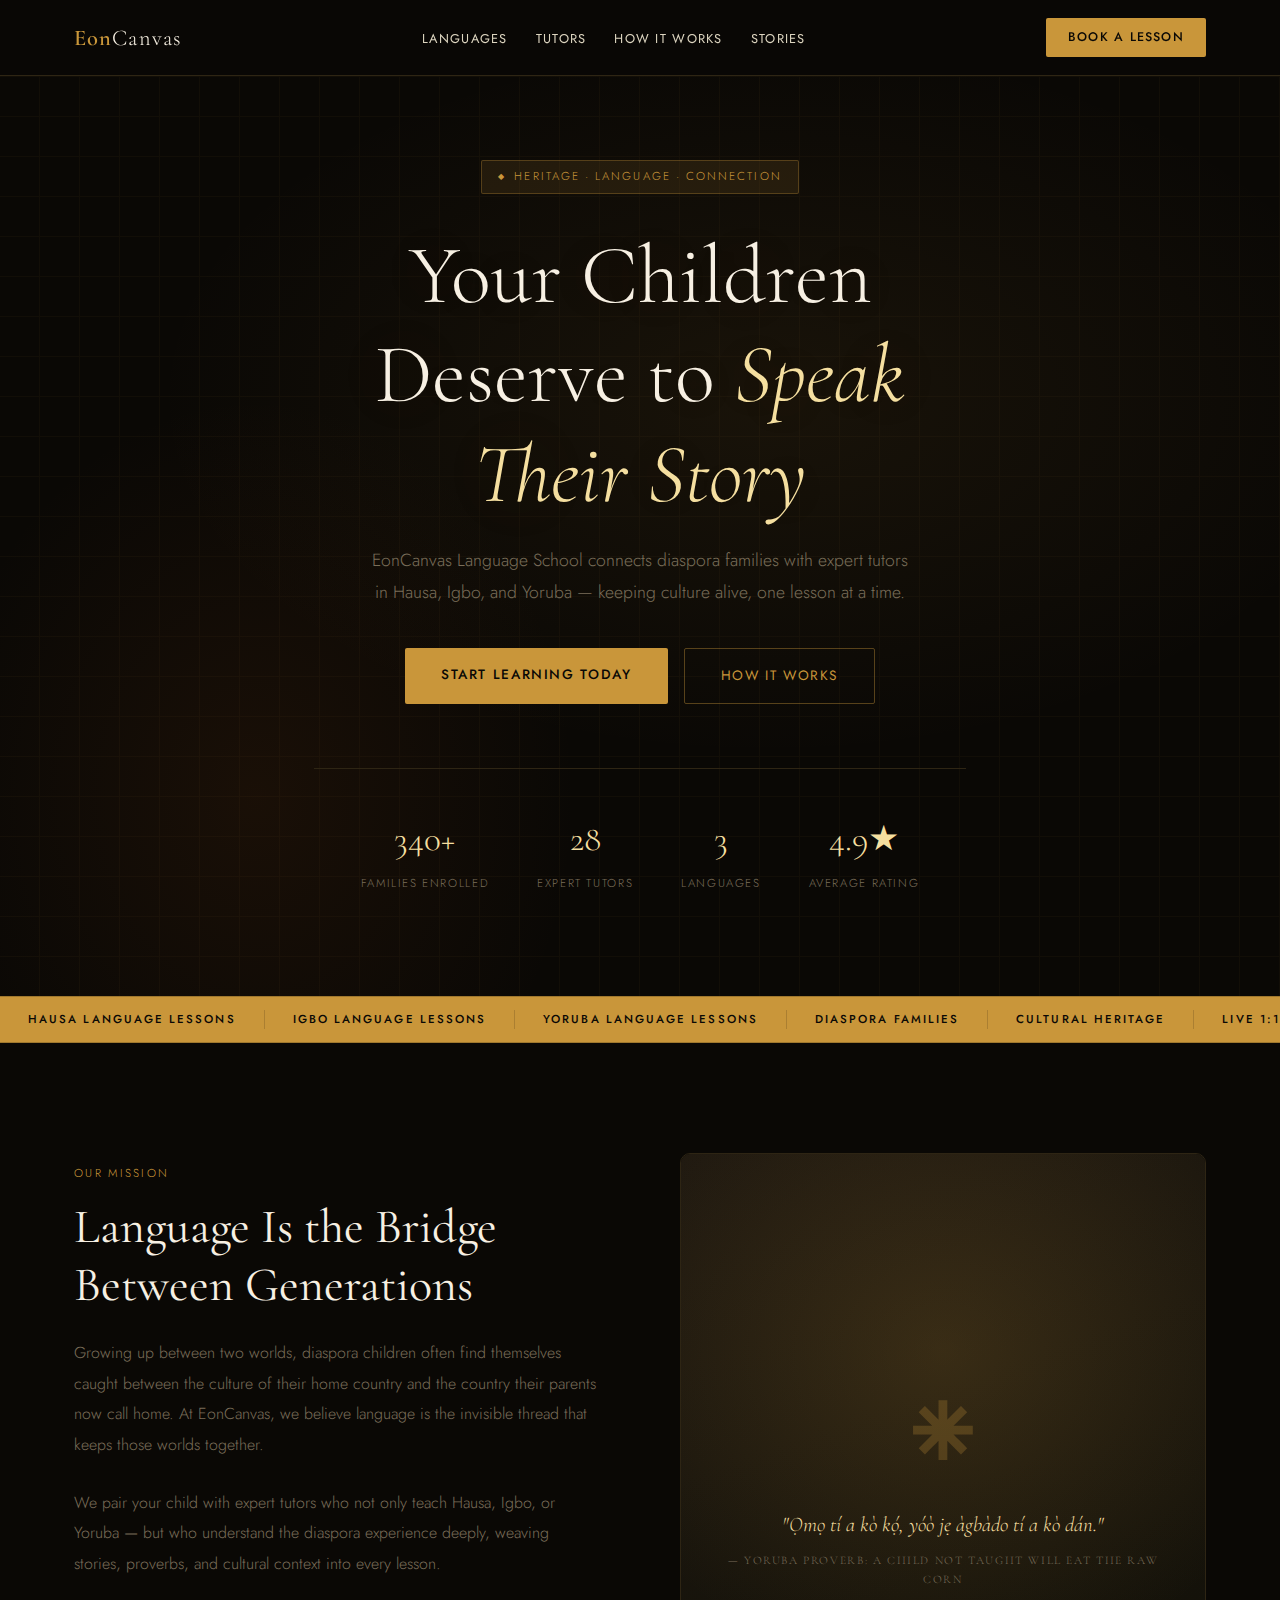
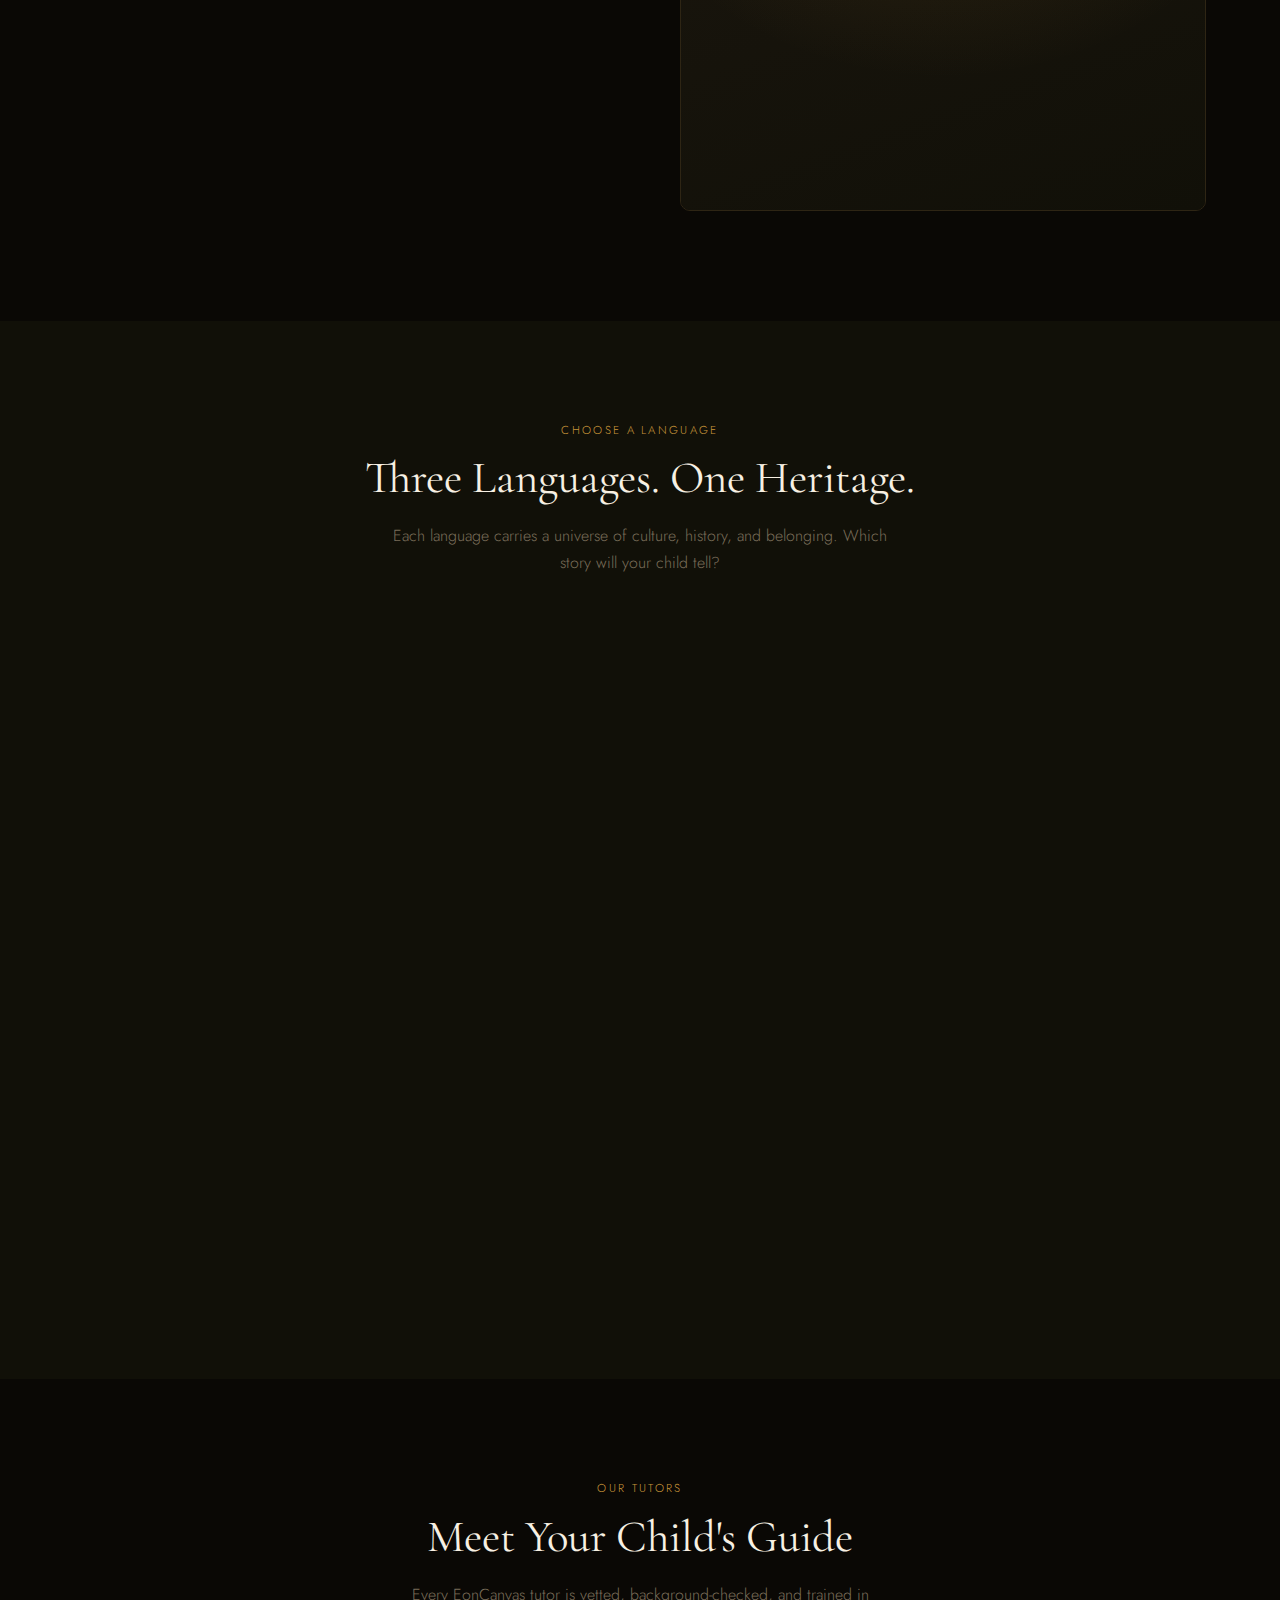
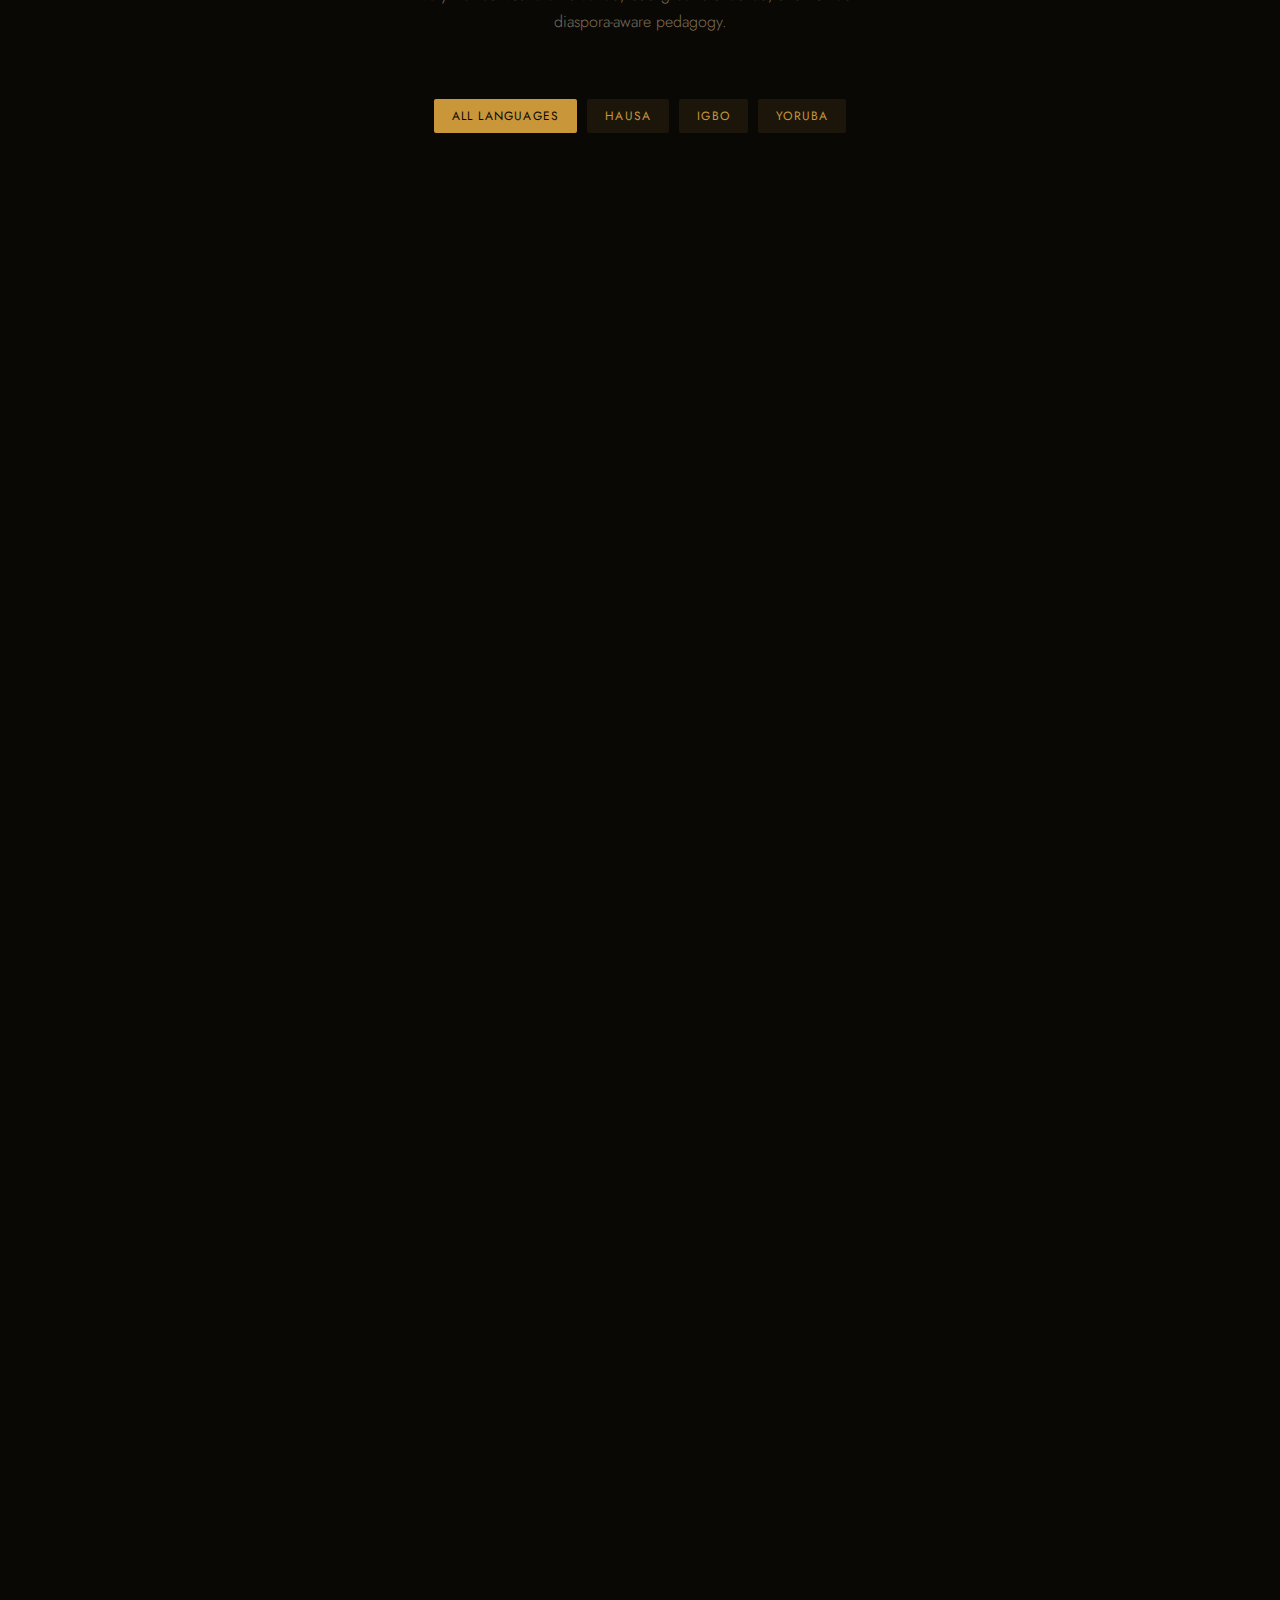
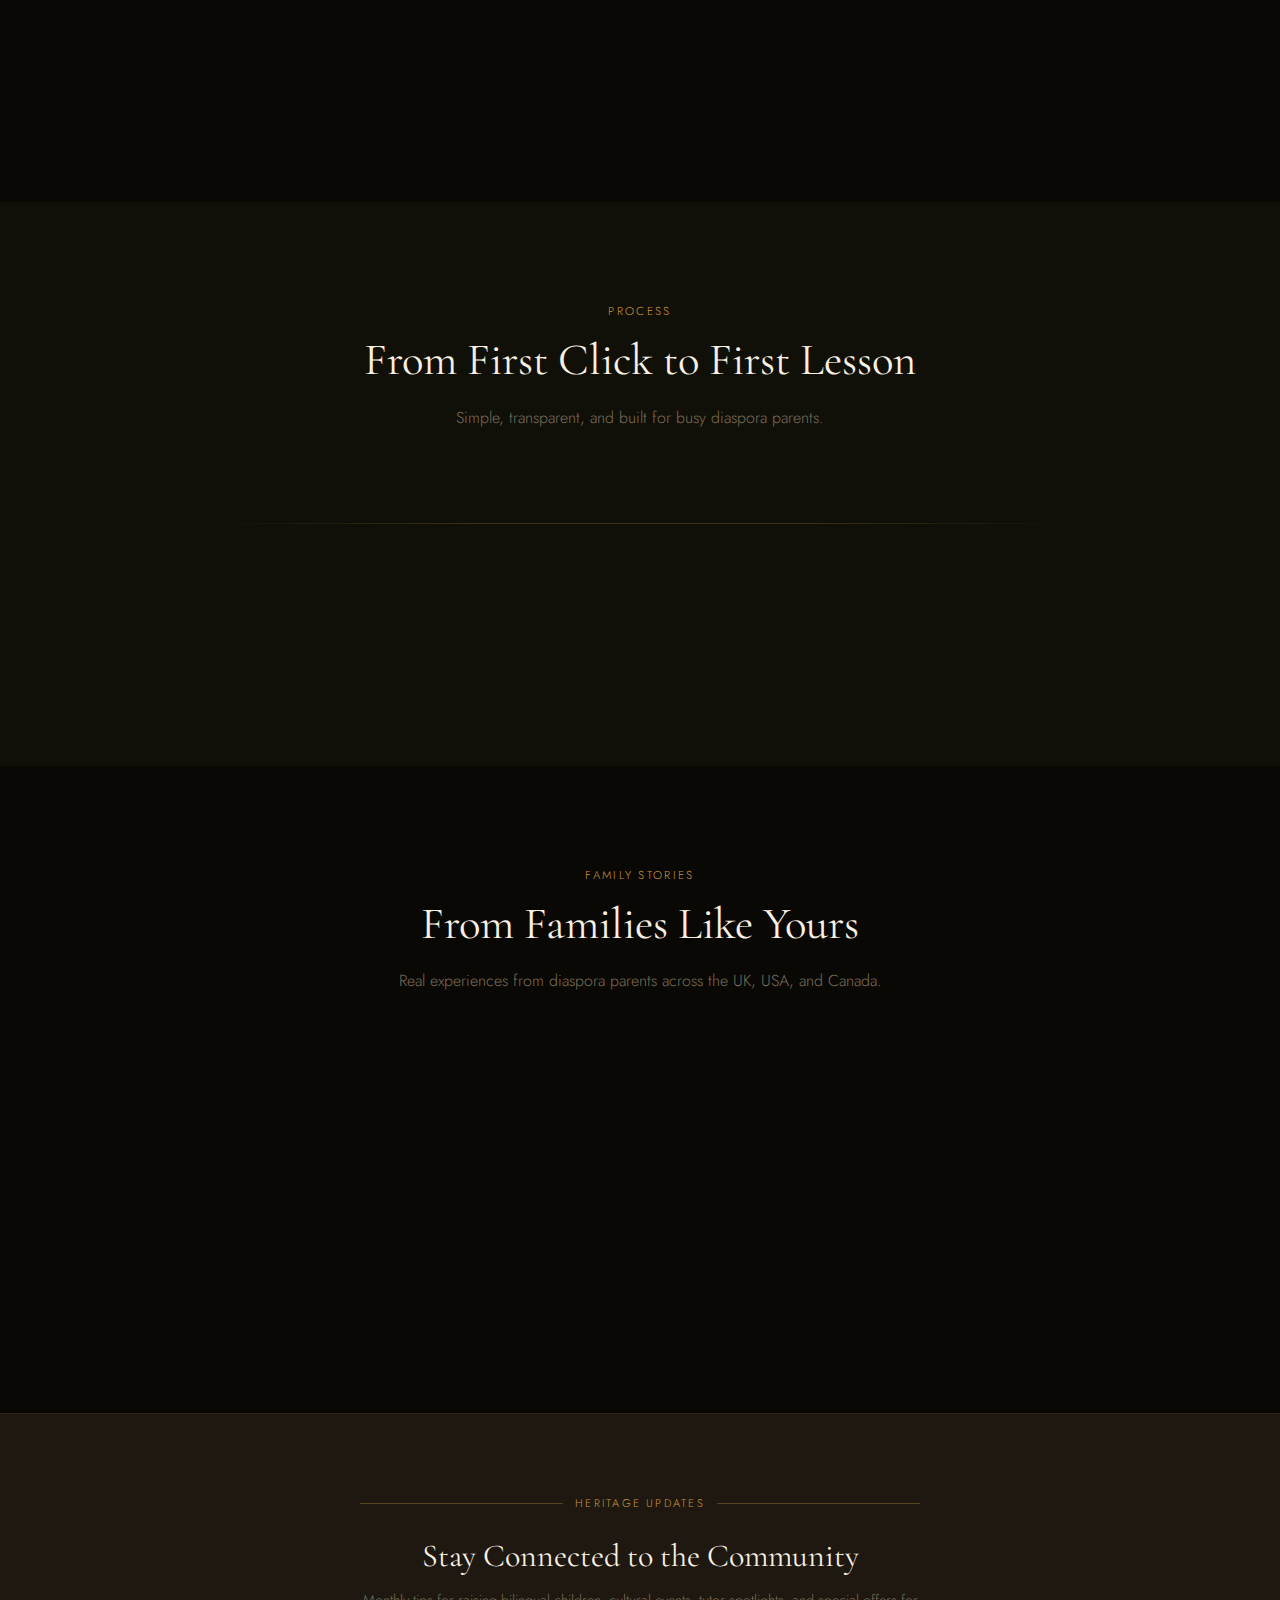
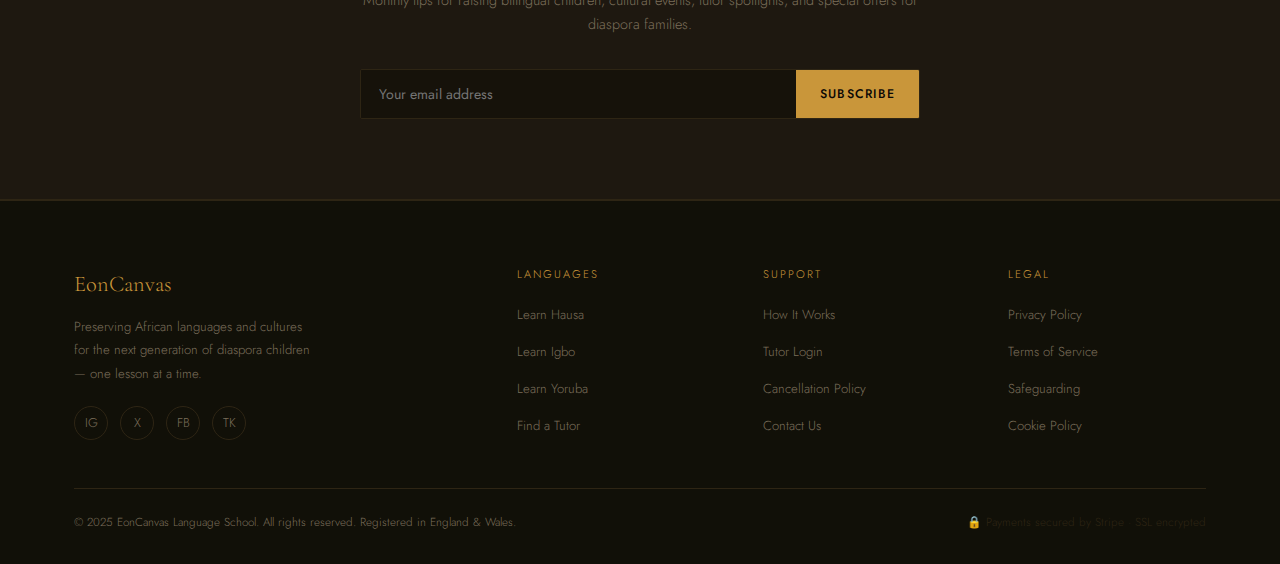
<file: school.html>
<!DOCTYPE html>
<html lang="en">
<head>
<meta charset="UTF-8">
<meta name="viewport" content="width=device-width, initial-scale=1.0">
<title>EonCanvas Language School — Learn Hausa, Igbo & Yoruba Online</title>
<meta name="description" content="Connect your children to their African heritage. EonCanvas Language School offers expert tutors for Hausa, Igbo, and Yoruba — designed for diaspora families worldwide.">
<meta name="keywords" content="Learn Yoruba online, Learn Igbo online, Learn Hausa online, African language school, diaspora children language tutor">
<link rel="preconnect" href="https://fonts.googleapis.com">
<link href="https://fonts.googleapis.com/css2?family=Cormorant+Garamond:ital,wght@0,300;0,400;0,600;1,300;1,400&family=Jost:wght@300;400;500;600&display=swap" rel="stylesheet">
<style>
/* ─── CSS VARIABLES ─────────────────────────── */
:root {
  --ink:       #0a0805;
  --deep:      #111008;
  --surface:   #16120a;
  --card:      #1e1810;
  --card-hi:   #261f11;
  --border:    #2e2514;
  --gold:      #c9963a;
  --gold-lt:   #e4b55a;
  --gold-pale: #f5dfa0;
  --cream:     #f7f0e3;
  --muted:     #7a6e5a;
  --text:      #ddd5c0;
  --accent:    #8b4513;
  --radius:    4px;
  --radius-lg: 10px;
}

/* ─── RESET & BASE ──────────────────────────── */
*,*::before,*::after{box-sizing:border-box;margin:0;padding:0}
html{scroll-behavior:smooth;font-size:16px}
body{
  background:var(--ink);
  color:var(--text);
  font-family:'Jost',sans-serif;
  font-weight:300;
  line-height:1.7;
  overflow-x:hidden;
}
img{max-width:100%;display:block}
a{color:var(--gold);text-decoration:none;transition:color .2s}
a:hover{color:var(--gold-lt)}
h1,h2,h3,h4{font-family:'Cormorant Garamond',serif;font-weight:400;line-height:1.2}
button,input,select,textarea{font-family:'Jost',sans-serif}

/* ─── UTILITIES ─────────────────────────────── */
.container{max-width:1180px;margin:0 auto;padding:0 24px}
.gold{color:var(--gold)}
.gold-lt{color:var(--gold-lt)}
.text-sm{font-size:.85rem}
.text-muted{color:var(--muted)}
.sr-only{position:absolute;width:1px;height:1px;overflow:hidden;clip:rect(0,0,0,0)}

/* ─── ORNAMENT ──────────────────────────────── */
.ornament{
  display:flex;align-items:center;gap:12px;
  color:var(--gold);font-size:.7rem;letter-spacing:.2em;text-transform:uppercase;
}
.ornament::before,.ornament::after{content:'';flex:1;height:1px;background:var(--gold);opacity:.35}

/* ─── NAV ───────────────────────────────────── */
#nav{
  position:fixed;top:0;left:0;right:0;z-index:100;
  background:rgba(10,8,5,.92);backdrop-filter:blur(12px);
  border-bottom:1px solid var(--border);
  transition:padding .3s;
}
.nav-inner{
  max-width:1180px;margin:0 auto;padding:18px 24px;
  display:flex;align-items:center;justify-content:space-between;gap:20px;
}
.nav-logo{
  font-family:'Cormorant Garamond',serif;font-size:1.4rem;font-weight:600;
  color:var(--gold);letter-spacing:.05em;white-space:nowrap;
}
.nav-logo span{font-weight:300;color:var(--cream)}
.nav-links{display:flex;align-items:center;gap:28px;list-style:none}
.nav-links a{font-size:.8rem;letter-spacing:.1em;text-transform:uppercase;color:var(--text);font-weight:400}
.nav-links a:hover{color:var(--gold)}
.nav-cta{
  background:var(--gold);color:var(--ink);
  padding:9px 22px;border-radius:2px;
  font-size:.78rem;letter-spacing:.1em;text-transform:uppercase;font-weight:500;
  transition:background .2s,transform .15s;white-space:nowrap;
}
.nav-cta:hover{background:var(--gold-lt);color:var(--ink);transform:translateY(-1px)}
.hamburger{display:none;flex-direction:column;gap:5px;cursor:pointer;padding:4px}
.hamburger span{width:24px;height:1.5px;background:var(--text);transition:.3s}
.mobile-nav{
  display:none;flex-direction:column;gap:0;
  background:var(--deep);border-top:1px solid var(--border);
}
.mobile-nav a{padding:14px 24px;border-bottom:1px solid var(--border);font-size:.85rem;letter-spacing:.08em;text-transform:uppercase;color:var(--text)}
.mobile-nav.open{display:flex}

/* ─── HERO ──────────────────────────────────── */
#hero{
  min-height:100vh;display:flex;align-items:center;
  position:relative;overflow:hidden;padding-top:80px;
}
.hero-bg{
  position:absolute;inset:0;
  background:
    radial-gradient(ellipse 80% 60% at 60% 40%, rgba(201,150,58,.08) 0%, transparent 60%),
    radial-gradient(ellipse 50% 80% at 20% 80%, rgba(139,69,19,.12) 0%, transparent 50%),
    var(--ink);
}
.hero-pattern{
  position:absolute;inset:0;opacity:.04;
  background-image:repeating-linear-gradient(0deg,transparent,transparent 39px,var(--gold) 39px,var(--gold) 40px),
                   repeating-linear-gradient(90deg,transparent,transparent 39px,var(--gold) 39px,var(--gold) 40px);
}
.hero-content{position:relative;z-index:1;max-width:700px;padding:80px 24px 100px;margin:0 auto;text-align:center}
.hero-badge{
  display:inline-flex;align-items:center;gap:8px;
  background:rgba(201,150,58,.12);border:1px solid rgba(201,150,58,.3);
  color:var(--gold);font-size:.72rem;letter-spacing:.18em;text-transform:uppercase;
  padding:6px 16px;border-radius:2px;margin-bottom:32px;
}
.hero-badge::before{content:'◆';font-size:.5rem}
.hero-title{
  font-size:clamp(2.8rem,7vw,5.2rem);
  color:var(--cream);margin-bottom:20px;font-weight:300;
  text-shadow:0 0 80px rgba(201,150,58,.15);
}
.hero-title em{font-style:italic;color:var(--gold-pale)}
.hero-subtitle{font-size:1.1rem;color:var(--muted);max-width:540px;margin:0 auto 40px;line-height:1.8}
.hero-actions{display:flex;gap:16px;justify-content:center;flex-wrap:wrap}
.btn-primary{
  background:var(--gold);color:var(--ink);
  padding:15px 36px;border-radius:2px;font-size:.85rem;
  letter-spacing:.12em;text-transform:uppercase;font-weight:500;
  transition:background .2s,transform .15s;border:none;cursor:pointer;
  display:inline-block;
}
.btn-primary:hover{background:var(--gold-lt);color:var(--ink);transform:translateY(-2px)}
.btn-outline{
  border:1px solid rgba(201,150,58,.4);color:var(--gold);
  padding:15px 36px;border-radius:2px;font-size:.85rem;
  letter-spacing:.12em;text-transform:uppercase;font-weight:400;
  transition:.2s;background:transparent;cursor:pointer;
  display:inline-block;
}
.btn-outline:hover{border-color:var(--gold);background:rgba(201,150,58,.06);color:var(--gold-lt)}
.hero-stats{
  display:flex;justify-content:center;gap:48px;margin-top:64px;
  border-top:1px solid var(--border);padding-top:40px;flex-wrap:wrap;
}
.stat-num{font-family:'Cormorant Garamond',serif;font-size:2.2rem;color:var(--gold-pale);display:block}
.stat-label{font-size:.72rem;letter-spacing:.14em;text-transform:uppercase;color:var(--muted)}

/* ─── MARQUEE ───────────────────────────────── */
.marquee-wrap{
  background:var(--gold);padding:13px 0;overflow:hidden;
  border-top:1px solid rgba(0,0,0,.2);border-bottom:1px solid rgba(0,0,0,.2);
}
.marquee-track{
  display:flex;gap:0;white-space:nowrap;
  animation:marquee 28s linear infinite;
}
.marquee-item{
  font-size:.72rem;letter-spacing:.18em;text-transform:uppercase;
  color:var(--ink);font-weight:500;padding:0 28px;
  border-right:1px solid rgba(0,0,0,.15);flex-shrink:0;
}
@keyframes marquee{from{transform:translateX(0)}to{transform:translateX(-50%)}}

/* ─── MISSION ───────────────────────────────── */
#mission{padding:110px 0;position:relative}
.mission-grid{display:grid;grid-template-columns:1fr 1fr;gap:80px;align-items:center}
.mission-label{font-size:.72rem;letter-spacing:.2em;text-transform:uppercase;color:var(--gold);margin-bottom:16px}
.mission-title{font-size:clamp(2rem,4vw,3rem);color:var(--cream);margin-bottom:24px}
.mission-body{color:var(--muted);line-height:1.9;margin-bottom:28px}
.mission-body+.mission-body{margin-bottom:0}
.mission-visual{
  position:relative;border-radius:var(--radius-lg);overflow:hidden;
  background:var(--card);border:1px solid var(--border);
  aspect-ratio:4/5;
}
.mission-visual-inner{
  width:100%;height:100%;
  background:
    radial-gradient(ellipse 70% 50% at 50% 30%,rgba(201,150,58,.18),transparent),
    linear-gradient(160deg,var(--card) 0%,var(--deep) 100%);
  display:flex;align-items:center;justify-content:center;flex-direction:column;
  gap:20px;padding:40px;
}
.adinkra{font-size:7rem;opacity:.25;line-height:1;color:var(--gold)}
.mission-quote{
  font-family:'Cormorant Garamond',serif;font-size:1.3rem;font-style:italic;
  color:var(--gold-pale);text-align:center;line-height:1.6;
}
.mission-quote cite{display:block;font-style:normal;font-size:.72rem;letter-spacing:.14em;text-transform:uppercase;color:var(--muted);margin-top:10px}
.pillars{display:flex;flex-direction:column;gap:16px;margin-top:32px}
.pillar{display:flex;align-items:flex-start;gap:14px}
.pillar-icon{width:36px;height:36px;border-radius:50%;background:rgba(201,150,58,.12);border:1px solid rgba(201,150,58,.25);display:flex;align-items:center;justify-content:center;flex-shrink:0;font-size:.9rem}
.pillar-text strong{display:block;color:var(--cream);font-size:.85rem;font-weight:500;margin-bottom:2px}
.pillar-text span{font-size:.8rem;color:var(--muted)}

/* ─── LANGUAGES ─────────────────────────────── */
#languages{padding:100px 0;background:var(--deep)}
.section-head{text-align:center;margin-bottom:64px}
.section-label{font-size:.72rem;letter-spacing:.2em;text-transform:uppercase;color:var(--gold);margin-bottom:12px}
.section-title{font-size:clamp(1.8rem,4vw,2.8rem);color:var(--cream);margin-bottom:16px}
.section-sub{font-size:1rem;color:var(--muted);max-width:520px;margin:0 auto}
.lang-cards{display:grid;grid-template-columns:repeat(3,1fr);gap:24px}
.lang-card{
  background:var(--card);border:1px solid var(--border);
  border-radius:var(--radius-lg);overflow:hidden;
  transition:transform .25s,border-color .25s,box-shadow .25s;
  cursor:pointer;
}
.lang-card:hover{transform:translateY(-6px);border-color:rgba(201,150,58,.4);box-shadow:0 20px 60px rgba(0,0,0,.5)}
.lang-card-header{
  padding:36px 28px 28px;
  position:relative;overflow:hidden;
}
.lang-card-header::before{
  content:'';position:absolute;inset:0;opacity:.12;
}
.lang-hausa .lang-card-header::before{background:linear-gradient(135deg,#2a7f4f,#1a4f2f)}
.lang-igbo  .lang-card-header::before{background:linear-gradient(135deg,#1a4fa0,#0d2a60)}
.lang-yoruba .lang-card-header::before{background:linear-gradient(135deg,#9f1a1a,#5f0d0d)}
.lang-symbol{
  font-size:3.2rem;margin-bottom:16px;
  filter:drop-shadow(0 4px 12px rgba(201,150,58,.3));
}
.lang-name{font-size:1.9rem;color:var(--cream);margin-bottom:4px}
.lang-native{font-size:.8rem;color:var(--gold);letter-spacing:.1em;text-transform:uppercase;margin-bottom:12px}
.lang-speakers{font-size:.75rem;color:var(--muted);letter-spacing:.08em}
.lang-card-body{padding:0 28px 28px}
.lang-desc{font-size:.88rem;color:var(--muted);line-height:1.8;margin-bottom:20px}
.lang-tags{display:flex;flex-wrap:wrap;gap:6px;margin-bottom:20px}
.tag{
  background:rgba(201,150,58,.1);border:1px solid rgba(201,150,58,.2);
  color:var(--gold);font-size:.67rem;letter-spacing:.1em;text-transform:uppercase;
  padding:4px 10px;border-radius:2px;
}
.lang-tutors-count{
  display:flex;align-items:center;gap:8px;
  font-size:.8rem;color:var(--muted);padding-top:16px;border-top:1px solid var(--border);
}
.tutor-dots{display:flex;gap:-4px}
.tutor-dot{
  width:28px;height:28px;border-radius:50%;
  border:2px solid var(--card);background:var(--card-hi);
  display:flex;align-items:center;justify-content:center;
  font-size:.65rem;color:var(--gold);margin-left:-6px;
}
.tutor-dot:first-child{margin-left:0}
.lang-card-footer{padding:0 28px 28px}
.lang-card-link{
  display:block;text-align:center;
  background:transparent;border:1px solid rgba(201,150,58,.3);
  color:var(--gold);padding:11px;border-radius:2px;
  font-size:.78rem;letter-spacing:.1em;text-transform:uppercase;
  transition:.2s;
}
.lang-card-link:hover{background:var(--gold);color:var(--ink);border-color:var(--gold)}

/* ─── TUTORS ─────────────────────────────────── */
#tutors{padding:100px 0}
.tutors-grid{display:grid;grid-template-columns:repeat(3,1fr);gap:28px}
.tutor-card{
  background:var(--card);border:1px solid var(--border);
  border-radius:var(--radius-lg);overflow:hidden;
  transition:transform .25s,border-color .25s;
}
.tutor-card:hover{transform:translateY(-4px);border-color:rgba(201,150,58,.35)}
.tutor-photo{
  width:100%;aspect-ratio:1;
  background:var(--card-hi);position:relative;overflow:hidden;
  display:flex;align-items:center;justify-content:center;
}
.tutor-avatar{
  font-size:4.5rem;opacity:.5;
  filter:grayscale(1) sepia(.4);
}
.tutor-lang-badge{
  position:absolute;top:12px;right:12px;
  background:var(--gold);color:var(--ink);
  font-size:.65rem;letter-spacing:.12em;text-transform:uppercase;
  padding:4px 10px;border-radius:2px;font-weight:500;
}
.tutor-info{padding:22px}
.tutor-name{font-size:1.3rem;color:var(--cream);margin-bottom:4px}
.tutor-title{font-size:.78rem;color:var(--gold);letter-spacing:.08em;margin-bottom:10px}
.tutor-bio{font-size:.82rem;color:var(--muted);line-height:1.75;margin-bottom:14px}
.tutor-meta{display:flex;flex-wrap:wrap;gap:8px;margin-bottom:16px}
.tutor-meta-item{
  font-size:.7rem;color:var(--muted);
  display:flex;align-items:center;gap:4px;
}
.tutor-rate{
  font-family:'Cormorant Garamond',serif;font-size:1.4rem;color:var(--gold-pale);
  border-top:1px solid var(--border);padding-top:14px;margin-bottom:14px;
}
.tutor-rate span{font-family:'Jost',sans-serif;font-size:.75rem;color:var(--muted)}
.btn-book{
  width:100%;background:var(--gold);color:var(--ink);
  padding:11px;border:none;border-radius:2px;cursor:pointer;
  font-size:.78rem;letter-spacing:.1em;text-transform:uppercase;font-weight:500;
  transition:.2s;
}
.btn-book:hover{background:var(--gold-lt)}
.stars{color:var(--gold);font-size:.75rem;letter-spacing:1px}

/* ─── HOW IT WORKS ───────────────────────────── */
#how{padding:100px 0;background:var(--deep)}
.steps{display:grid;grid-template-columns:repeat(4,1fr);gap:0;position:relative;margin-top:56px}
.steps::before{
  content:'';position:absolute;top:28px;left:calc(25% / 2);right:calc(25% / 2);
  height:1px;background:linear-gradient(90deg,transparent,var(--gold),var(--gold),transparent);
  opacity:.25;z-index:0;
}
.step{text-align:center;padding:0 20px;position:relative;z-index:1}
.step-num{
  width:56px;height:56px;border-radius:50%;
  border:1px solid rgba(201,150,58,.35);
  background:var(--deep);
  display:flex;align-items:center;justify-content:center;
  margin:0 auto 20px;
  font-family:'Cormorant Garamond',serif;font-size:1.3rem;color:var(--gold);
}
.step-title{font-size:1.05rem;color:var(--cream);margin-bottom:8px}
.step-desc{font-size:.82rem;color:var(--muted);line-height:1.7}

/* ─── BOOKING MODAL ──────────────────────────── */
.modal-overlay{
  position:fixed;inset:0;background:rgba(0,0,0,.85);z-index:200;
  display:flex;align-items:flex-start;justify-content:center;
  padding:40px 20px;overflow-y:auto;
  opacity:0;pointer-events:none;transition:opacity .3s;
}
.modal-overlay.open{opacity:1;pointer-events:all}
.modal{
  background:var(--surface);border:1px solid var(--border);border-radius:var(--radius-lg);
  width:100%;max-width:640px;overflow:hidden;
  transform:translateY(20px);transition:transform .3s;flex-shrink:0;
}
.modal-overlay.open .modal{transform:translateY(0)}
.modal-header{
  padding:28px 32px;border-bottom:1px solid var(--border);
  display:flex;align-items:center;justify-content:space-between;
  background:var(--card);
}
.modal-title{font-size:1.4rem;color:var(--cream)}
.modal-close{
  width:32px;height:32px;border-radius:50%;
  border:1px solid var(--border);background:transparent;
  color:var(--muted);cursor:pointer;font-size:1.1rem;
  display:flex;align-items:center;justify-content:center;
  transition:.2s;
}
.modal-close:hover{border-color:var(--gold);color:var(--gold)}
.modal-body{padding:32px}
.booking-steps{display:flex;gap:0;margin-bottom:32px;border-bottom:1px solid var(--border)}
.booking-step-tab{
  flex:1;padding:12px 8px;text-align:center;
  font-size:.7rem;letter-spacing:.12em;text-transform:uppercase;
  color:var(--muted);border-bottom:2px solid transparent;
  cursor:pointer;transition:.2s;
}
.booking-step-tab.active{color:var(--gold);border-bottom-color:var(--gold)}
.booking-panel{display:none}
.booking-panel.active{display:block}
.form-group{margin-bottom:20px}
.form-label{display:block;font-size:.75rem;letter-spacing:.1em;text-transform:uppercase;color:var(--muted);margin-bottom:8px}
.form-input{
  width:100%;background:var(--card);border:1px solid var(--border);
  border-radius:var(--radius);padding:12px 14px;
  color:var(--text);font-size:.9rem;transition:border-color .2s;
}
.form-input:focus{outline:none;border-color:rgba(201,150,58,.5)}
.form-row{display:grid;grid-template-columns:1fr 1fr;gap:16px}
.calendar{margin-bottom:20px}
.cal-header{
  display:flex;align-items:center;justify-content:space-between;
  margin-bottom:12px;
}
.cal-month{font-family:'Cormorant Garamond',serif;font-size:1.1rem;color:var(--cream)}
.cal-nav{
  background:none;border:1px solid var(--border);color:var(--muted);
  width:30px;height:30px;border-radius:2px;cursor:pointer;font-size:.9rem;
  transition:.2s;display:flex;align-items:center;justify-content:center;
}
.cal-nav:hover{border-color:var(--gold);color:var(--gold)}
.cal-grid{display:grid;grid-template-columns:repeat(7,1fr);gap:4px}
.cal-day-name{text-align:center;font-size:.65rem;letter-spacing:.1em;text-transform:uppercase;color:var(--muted);padding:4px 0}
.cal-day{
  text-align:center;padding:8px 4px;border-radius:var(--radius);
  font-size:.82rem;cursor:pointer;color:var(--muted);
  border:1px solid transparent;transition:.15s;
}
.cal-day:hover:not(.empty):not(.past){background:rgba(201,150,58,.1);color:var(--cream);border-color:rgba(201,150,58,.2)}
.cal-day.available{color:var(--text);cursor:pointer}
.cal-day.selected{background:var(--gold);color:var(--ink);border-color:var(--gold)}
.cal-day.past{opacity:.3;cursor:default}
.cal-day.empty{cursor:default}
.time-slots{display:grid;grid-template-columns:repeat(3,1fr);gap:8px;margin-bottom:20px}
.time-slot{
  padding:10px;text-align:center;border-radius:var(--radius);
  border:1px solid var(--border);background:var(--card);
  color:var(--muted);font-size:.8rem;cursor:pointer;transition:.15s;
}
.time-slot:hover{border-color:rgba(201,150,58,.3);color:var(--cream)}
.time-slot.selected{background:var(--gold);color:var(--ink);border-color:var(--gold)}
.time-slot.unavailable{opacity:.3;cursor:default}
.booking-summary{
  background:var(--card);border:1px solid var(--border);border-radius:var(--radius);
  padding:16px;margin-bottom:20px;
}
.summary-row{display:flex;justify-content:space-between;font-size:.83rem;padding:6px 0}
.summary-row:not(:last-child){border-bottom:1px solid var(--border)}
.summary-total{color:var(--gold-pale);font-weight:500}
.payment-methods{display:flex;gap:10px;margin-bottom:20px}
.pay-method{
  flex:1;padding:12px;text-align:center;
  border:1px solid var(--border);border-radius:var(--radius);
  cursor:pointer;font-size:.8rem;color:var(--muted);
  transition:.2s;display:flex;align-items:center;justify-content:center;gap:6px;
}
.pay-method:hover,.pay-method.selected{border-color:rgba(201,150,58,.4);color:var(--gold);background:rgba(201,150,58,.06)}
.secure-note{font-size:.73rem;color:var(--muted);text-align:center;margin-top:12px}
.secure-note span{color:var(--gold)}

/* ─── TESTIMONIALS ───────────────────────────── */
#testimonials{padding:100px 0}
.testimonials-grid{display:grid;grid-template-columns:repeat(3,1fr);gap:24px;margin-top:56px}
.testimonial{
  background:var(--card);border:1px solid var(--border);
  border-radius:var(--radius-lg);padding:30px;
  position:relative;
}
.testimonial::before{
  content:'\201C';position:absolute;top:16px;right:22px;
  font-family:'Cormorant Garamond',serif;font-size:5rem;
  color:var(--gold);opacity:.12;line-height:1;
}
.testimonial-text{font-size:.88rem;color:var(--muted);line-height:1.85;margin-bottom:20px;font-style:italic}
.testimonial-author{display:flex;align-items:center;gap:12px}
.author-avatar{
  width:42px;height:42px;border-radius:50%;
  background:var(--card-hi);border:1px solid var(--border);
  display:flex;align-items:center;justify-content:center;font-size:1.1rem;
}
.author-name{font-size:.85rem;color:var(--cream);font-weight:400}
.author-location{font-size:.72rem;color:var(--muted)}

/* ─── NEWSLETTER ─────────────────────────────── */
#newsletter{
  padding:80px 0;background:var(--card);
  border-top:1px solid var(--border);border-bottom:1px solid var(--border);
}
.newsletter-inner{
  max-width:560px;margin:0 auto;text-align:center;
}
.newsletter-title{font-size:2rem;color:var(--cream);margin-bottom:12px}
.newsletter-sub{font-size:.9rem;color:var(--muted);margin-bottom:32px}
.newsletter-form{display:flex;gap:0;border-radius:2px;overflow:hidden;border:1px solid var(--border)}
.newsletter-input{
  flex:1;background:var(--surface);border:none;padding:14px 18px;
  color:var(--text);font-size:.88rem;
}
.newsletter-input:focus{outline:none}
.newsletter-btn{
  background:var(--gold);color:var(--ink);border:none;
  padding:14px 24px;font-size:.78rem;letter-spacing:.1em;
  text-transform:uppercase;font-weight:500;cursor:pointer;
  transition:background .2s;
}
.newsletter-btn:hover{background:var(--gold-lt)}

/* ─── FOOTER ─────────────────────────────────── */
footer{padding:64px 0 32px;background:var(--deep);border-top:1px solid var(--border)}
.footer-grid{display:grid;grid-template-columns:2fr 1fr 1fr 1fr;gap:48px;margin-bottom:48px}
.footer-brand{font-family:'Cormorant Garamond',serif;font-size:1.4rem;color:var(--gold);margin-bottom:12px}
.footer-brand-sub{font-size:.82rem;color:var(--muted);line-height:1.8;max-width:240px}
.footer-col-title{font-size:.7rem;letter-spacing:.18em;text-transform:uppercase;color:var(--gold);margin-bottom:16px}
.footer-links{list-style:none;display:flex;flex-direction:column;gap:10px}
.footer-links a{font-size:.82rem;color:var(--muted);transition:color .2s}
.footer-links a:hover{color:var(--gold)}
.footer-bottom{
  display:flex;align-items:center;justify-content:space-between;
  padding-top:24px;border-top:1px solid var(--border);flex-wrap:wrap;gap:12px;
}
.footer-legal{font-size:.73rem;color:var(--muted)}
.social-links{display:flex;gap:12px}
.social-link{
  width:34px;height:34px;border-radius:50%;
  border:1px solid var(--border);
  display:flex;align-items:center;justify-content:center;
  color:var(--muted);font-size:.8rem;transition:.2s;
}
.social-link:hover{border-color:var(--gold);color:var(--gold)}

/* ─── TOAST ──────────────────────────────────── */
.toast{
  position:fixed;bottom:24px;right:24px;z-index:300;
  background:var(--card);border:1px solid var(--gold);
  border-radius:var(--radius);padding:16px 20px;
  max-width:320px;
  transform:translateY(80px);opacity:0;
  transition:.3s;pointer-events:none;
}
.toast.show{transform:translateY(0);opacity:1}
.toast-title{color:var(--gold);font-weight:500;font-size:.88rem;margin-bottom:4px}
.toast-msg{color:var(--muted);font-size:.8rem}

/* ─── RESPONSIVE ─────────────────────────────── */
@media(max-width:900px){
  .nav-links,.nav-cta{display:none}
  .hamburger{display:flex}
  .mission-grid{grid-template-columns:1fr;gap:40px}
  .mission-visual{aspect-ratio:16/9}
  .lang-cards{grid-template-columns:1fr}
  .tutors-grid{grid-template-columns:repeat(2,1fr)}
  .steps{grid-template-columns:repeat(2,1fr)}
  .steps::before{display:none}
  .testimonials-grid{grid-template-columns:1fr}
  .footer-grid{grid-template-columns:1fr 1fr}
}
@media(max-width:600px){
  .hero-title{font-size:2.4rem}
  .tutors-grid{grid-template-columns:1fr}
  .steps{grid-template-columns:1fr}
  .form-row{grid-template-columns:1fr}
  .footer-grid{grid-template-columns:1fr}
  .time-slots{grid-template-columns:repeat(2,1fr)}
  .payment-methods{flex-direction:column}
  .newsletter-form{flex-direction:column}
  .newsletter-input{border-bottom:1px solid var(--border)}
}

/* ─── ANIMATIONS ─────────────────────────────── */
@keyframes fadeUp{from{opacity:0;transform:translateY(30px)}to{opacity:1;transform:translateY(0)}}
.fade-up{animation:fadeUp .7s ease both}
.delay-1{animation-delay:.1s}
.delay-2{animation-delay:.2s}
.delay-3{animation-delay:.3s}
.delay-4{animation-delay:.4s}

/* ─── ADMIN PANEL ────────────────────────────── */
.admin-overlay{
  position:fixed;inset:0;background:rgba(0,0,0,.9);z-index:200;
  display:flex;align-items:flex-start;justify-content:center;
  padding:40px 20px;overflow-y:auto;
  opacity:0;pointer-events:none;transition:opacity .3s;
}
.admin-overlay.open{opacity:1;pointer-events:all}
.admin-panel{
  background:var(--surface);border:1px solid var(--border);
  border-radius:var(--radius-lg);width:100%;max-width:800px;
  overflow:hidden;transform:translateY(20px);transition:transform .3s;
}
.admin-overlay.open .admin-panel{transform:translateY(0)}
.admin-header{
  padding:24px 32px;background:var(--card);
  border-bottom:1px solid var(--border);
  display:flex;align-items:center;justify-content:space-between;
}
.admin-tabs{display:flex;border-bottom:1px solid var(--border);background:var(--card)}
.admin-tab{
  padding:14px 24px;font-size:.75rem;letter-spacing:.12em;text-transform:uppercase;
  color:var(--muted);cursor:pointer;border-bottom:2px solid transparent;transition:.2s;
}
.admin-tab.active{color:var(--gold);border-bottom-color:var(--gold)}
.admin-body{padding:24px 32px}
.admin-table{width:100%;border-collapse:collapse;font-size:.83rem}
.admin-table th{
  text-align:left;padding:10px 14px;
  font-size:.68rem;letter-spacing:.12em;text-transform:uppercase;
  color:var(--muted);border-bottom:1px solid var(--border);
}
.admin-table td{padding:12px 14px;border-bottom:1px solid rgba(46,37,20,.5);color:var(--text)}
.status-badge{
  display:inline-block;padding:3px 10px;border-radius:2px;
  font-size:.65rem;letter-spacing:.1em;text-transform:uppercase;
}
.status-confirmed{background:rgba(39,174,96,.15);color:#6fcf97}
.status-pending{background:rgba(201,150,58,.15);color:var(--gold)}
.status-cancelled{background:rgba(255,80,80,.1);color:#ff8080}
</style>
</head>
<body>

<!-- ─── NAV ─────────────────────────────────── -->
<nav id="nav">
  <div class="nav-inner">
    <a class="nav-logo" href="#">Eon<span>Canvas</span></a>
    <ul class="nav-links">
      <li><a href="#languages">Languages</a></li>
      <li><a href="#tutors">Tutors</a></li>
      <li><a href="#how">How It Works</a></li>
      <li><a href="#testimonials">Stories</a></li>
    </ul>
    <a href="#languages" class="nav-cta">Book a Lesson</a>
    <div class="hamburger" onclick="toggleMenu()" aria-label="Menu">
      <span></span><span></span><span></span>
    </div>
  </div>
  <nav class="mobile-nav" id="mobileNav">
    <a href="#languages" onclick="toggleMenu()">Languages</a>
    <a href="#tutors" onclick="toggleMenu()">Tutors</a>
    <a href="#how" onclick="toggleMenu()">How It Works</a>
    <a href="#testimonials" onclick="toggleMenu()">Stories</a>
    <a href="#languages" onclick="toggleMenu()">Book a Lesson</a>
  </nav>
</nav>

<!-- ─── HERO ─────────────────────────────────── -->
<section id="hero">
  <div class="hero-bg"></div>
  <div class="hero-pattern"></div>
  <div class="hero-content">
    <div class="hero-badge fade-up">Heritage · Language · Connection</div>
    <h1 class="hero-title fade-up delay-1">
      Your Children Deserve to <em>Speak Their Story</em>
    </h1>
    <p class="hero-subtitle fade-up delay-2">
      EonCanvas Language School connects diaspora families with expert tutors in Hausa, Igbo, and Yoruba — keeping culture alive, one lesson at a time.
    </p>
    <div class="hero-actions fade-up delay-3">
      <a href="#languages" class="btn-primary">Start Learning Today</a>
      <a href="#how" class="btn-outline">How It Works</a>
    </div>
    <div class="hero-stats fade-up delay-4">
      <div><span class="stat-num">340+</span><span class="stat-label">Families Enrolled</span></div>
      <div><span class="stat-num">28</span><span class="stat-label">Expert Tutors</span></div>
      <div><span class="stat-num">3</span><span class="stat-label">Languages</span></div>
      <div><span class="stat-num">4.9★</span><span class="stat-label">Average Rating</span></div>
    </div>
  </div>
</section>

<!-- ─── MARQUEE ───────────────────────────────── -->
<div class="marquee-wrap" aria-hidden="true">
  <div class="marquee-track" id="marquee">
    <div class="marquee-item">Hausa Language Lessons</div>
    <div class="marquee-item">Igbo Language Lessons</div>
    <div class="marquee-item">Yoruba Language Lessons</div>
    <div class="marquee-item">Diaspora Families</div>
    <div class="marquee-item">Cultural Heritage</div>
    <div class="marquee-item">Live 1:1 Tutoring</div>
    <div class="marquee-item">Ages 4–18</div>
    <div class="marquee-item">Zoom & Google Meet</div>
    <div class="marquee-item">Hausa Language Lessons</div>
    <div class="marquee-item">Igbo Language Lessons</div>
    <div class="marquee-item">Yoruba Language Lessons</div>
    <div class="marquee-item">Diaspora Families</div>
    <div class="marquee-item">Cultural Heritage</div>
    <div class="marquee-item">Live 1:1 Tutoring</div>
    <div class="marquee-item">Ages 4–18</div>
    <div class="marquee-item">Zoom & Google Meet</div>
  </div>
</div>

<!-- ─── MISSION ───────────────────────────────── -->
<section id="mission">
  <div class="container">
    <div class="mission-grid">
      <div>
        <p class="mission-label">Our Mission</p>
        <h2 class="mission-title">Language Is the Bridge Between Generations</h2>
        <p class="mission-body">
          Growing up between two worlds, diaspora children often find themselves caught between the culture of their home country and the country their parents now call home. At EonCanvas, we believe language is the invisible thread that keeps those worlds together.
        </p>
        <p class="mission-body" style="margin-top:16px;margin-bottom:32px">
          We pair your child with expert tutors who not only teach Hausa, Igbo, or Yoruba — but who understand the diaspora experience deeply, weaving stories, proverbs, and cultural context into every lesson.
        </p>
        <div class="pillars">
          <div class="pillar">
            <div class="pillar-icon">🌍</div>
            <div class="pillar-text">
              <strong>Culturally Grounded</strong>
              <span>Every lesson is rooted in proverb, story, and lived experience</span>
            </div>
          </div>
          <div class="pillar">
            <div class="pillar-icon">👨‍👩‍👧</div>
            <div class="pillar-text">
              <strong>Family Centred</strong>
              <span>Regular progress updates and parent-inclusive milestones</span>
            </div>
          </div>
          <div class="pillar">
            <div class="pillar-icon">📱</div>
            <div class="pillar-text">
              <strong>Flexible & Online</strong>
              <span>Lessons via Zoom or Google Meet — from anywhere in the world</span>
            </div>
          </div>
        </div>
      </div>
      <div class="mission-visual">
        <div class="mission-visual-inner">
          <div class="adinkra">⁕</div>
          <div class="mission-quote">
            "Ọmọ tí a kò kọ́, yóò jẹ àgbàdo tí a kò dán."
            <cite>— Yoruba Proverb: A child not taught will eat the raw corn</cite>
          </div>
        </div>
      </div>
    </div>
  </div>
</section>

<!-- ─── LANGUAGES ─────────────────────────────── -->
<section id="languages">
  <div class="container">
    <div class="section-head">
      <p class="section-label">Choose a Language</p>
      <h2 class="section-title">Three Languages. One Heritage.</h2>
      <p class="section-sub">Each language carries a universe of culture, history, and belonging. Which story will your child tell?</p>
    </div>
    <div class="lang-cards">

      <!-- HAUSA -->
      <div class="lang-card lang-hausa">
        <div class="lang-card-header">
          <div class="lang-symbol">🌙</div>
          <h3 class="lang-name">Hausa</h3>
          <p class="lang-native">Harshen Hausa</p>
          <p class="lang-speakers">80+ million speakers worldwide</p>
        </div>
        <div class="lang-card-body">
          <p class="lang-desc">One of Africa's most widely spoken languages, Hausa is the cultural heartbeat of Northern Nigeria and the Sahel. Rich in poetry, trade history, and oral tradition, it unlocks a profound civilisation for your child.</p>
          <div class="lang-tags">
            <span class="tag">Beginner Friendly</span>
            <span class="tag">Tonal Patterns</span>
            <span class="tag">Islamic Heritage</span>
            <span class="tag">Trade Language</span>
          </div>
          <div class="lang-tutors-count">
            <div class="tutor-dots">
              <div class="tutor-dot">A</div>
              <div class="tutor-dot">F</div>
              <div class="tutor-dot">M</div>
            </div>
            <span>9 tutors available</span>
          </div>
        </div>
        <div class="lang-card-footer">
          <a href="#" class="lang-card-link" onclick="scrollToTutors('Hausa');return false">View Hausa Tutors →</a>
        </div>
      </div>

      <!-- IGBO -->
      <div class="lang-card lang-igbo">
        <div class="lang-card-header">
          <div class="lang-symbol">🦅</div>
          <h3 class="lang-name">Igbo</h3>
          <p class="lang-native">Asụsụ Igbo</p>
          <p class="lang-speakers">45+ million speakers worldwide</p>
        </div>
        <div class="lang-card-body">
          <p class="lang-desc">Spoken by the Igbo people of southeastern Nigeria, this expressive language carries centuries of entrepreneurial spirit, masquerade culture, and deep philosophical thought encoded in its proverbs and dialects.</p>
          <div class="lang-tags">
            <span class="tag">Rich Proverbs</span>
            <span class="tag">Tonal Language</span>
            <span class="tag">South-East Nigeria</span>
            <span class="tag">Diaspora-Ready</span>
          </div>
          <div class="lang-tutors-count">
            <div class="tutor-dots">
              <div class="tutor-dot">C</div>
              <div class="tutor-dot">N</div>
              <div class="tutor-dot">U</div>
            </div>
            <span>10 tutors available</span>
          </div>
        </div>
        <div class="lang-card-footer">
          <a href="#" class="lang-card-link" onclick="scrollToTutors('Igbo');return false">View Igbo Tutors →</a>
        </div>
      </div>

      <!-- YORUBA -->
      <div class="lang-card lang-yoruba">
        <div class="lang-card-header">
          <div class="lang-symbol">🌟</div>
          <h3 class="lang-name">Yoruba</h3>
          <p class="lang-native">Èdè Yorùbá</p>
          <p class="lang-speakers">55+ million speakers worldwide</p>
        </div>
        <div class="lang-card-body">
          <p class="lang-desc">The language of ancient Oyo, Ife, and Benin kingdoms — Yoruba is music, philosophy, and identity woven into speech. Its tonal beauty and global diaspora presence make it one of Africa's most powerful living languages.</p>
          <div class="lang-tags">
            <span class="tag">Highly Tonal</span>
            <span class="tag">Cultural Depth</span>
            <span class="tag">Afrobeats Roots</span>
            <span class="tag">Global Diaspora</span>
          </div>
          <div class="lang-tutors-count">
            <div class="tutor-dots">
              <div class="tutor-dot">T</div>
              <div class="tutor-dot">B</div>
              <div class="tutor-dot">A</div>
            </div>
            <span>9 tutors available</span>
          </div>
        </div>
        <div class="lang-card-footer">
          <a href="#" class="lang-card-link" onclick="scrollToTutors('Yoruba');return false">View Yoruba Tutors →</a>
        </div>
      </div>

    </div>
  </div>
</section>

<!-- ─── TUTORS ─────────────────────────────────── -->
<section id="tutors">
  <div class="container">
    <div class="section-head">
      <p class="section-label">Our Tutors</p>
      <h2 class="section-title">Meet Your Child's Guide</h2>
      <p class="section-sub">Every EonCanvas tutor is vetted, background-checked, and trained in diaspora-aware pedagogy.</p>
    </div>

    <!-- Filter -->
    <div style="display:flex;gap:10px;justify-content:center;margin-bottom:40px;flex-wrap:wrap">
      <button class="tag" style="cursor:pointer;border:none;padding:8px 18px;font-size:.75rem" onclick="filterTutors('All')" id="filter-All">All Languages</button>
      <button class="tag" style="cursor:pointer;border:none;padding:8px 18px;font-size:.75rem" onclick="filterTutors('Hausa')" id="filter-Hausa">Hausa</button>
      <button class="tag" style="cursor:pointer;border:none;padding:8px 18px;font-size:.75rem" onclick="filterTutors('Igbo')" id="filter-Igbo">Igbo</button>
      <button class="tag" style="cursor:pointer;border:none;padding:8px 18px;font-size:.75rem" onclick="filterTutors('Yoruba')" id="filter-Yoruba">Yoruba</button>
    </div>

    <div class="tutors-grid" id="tutorsGrid">

      <div class="tutor-card" data-lang="Hausa">
        <div class="tutor-photo">
          <div class="tutor-avatar">👩🏾</div>
          <span class="tutor-lang-badge">Hausa</span>
        </div>
        <div class="tutor-info">
          <h3 class="tutor-name">Aisha Musa</h3>
          <p class="tutor-title">Senior Hausa Educator · Kano, Nigeria</p>
          <div class="stars">★★★★★</div>
          <p class="tutor-bio" style="margin-top:8px">Aisha spent 12 years teaching Hausa at the University of Bayero before joining EonCanvas. Her lessons blend grammar with folk tales and Hausa poetry, making language feel like home for diaspora children.</p>
          <div class="tutor-meta">
            <span class="tutor-meta-item">📚 Ages 5–16</span>
            <span class="tutor-meta-item">🎓 M.Ed Linguistics</span>
            <span class="tutor-meta-item">🌍 EN / HA</span>
          </div>
          <div class="tutor-rate">£35 <span>/ 60-min session</span></div>
          <button class="btn-book" onclick="openBooking('Aisha Musa','Hausa','£35')">Book Aisha</button>
        </div>
      </div>

      <div class="tutor-card" data-lang="Igbo">
        <div class="tutor-photo">
          <div class="tutor-avatar">👨🏿</div>
          <span class="tutor-lang-badge">Igbo</span>
        </div>
        <div class="tutor-info">
          <h3 class="tutor-name">Chukwuemeka Obi</h3>
          <p class="tutor-title">Igbo Language Specialist · London, UK</p>
          <div class="stars">★★★★★</div>
          <p class="tutor-bio" style="margin-top:8px">Born in Enugu, raised in London — Emeka deeply understands the diaspora experience. He uses storytelling, Ọdinani cultural context, and playful exercises to make Igbo accessible and joyful for UK-based children.</p>
          <div class="tutor-meta">
            <span class="tutor-meta-item">📚 Ages 6–18</span>
            <span class="tutor-meta-item">🎓 BA African Studies</span>
            <span class="tutor-meta-item">🌍 EN / IG</span>
          </div>
          <div class="tutor-rate">£38 <span>/ 60-min session</span></div>
          <button class="btn-book" onclick="openBooking('Chukwuemeka Obi','Igbo','£38')">Book Emeka</button>
        </div>
      </div>

      <div class="tutor-card" data-lang="Yoruba">
        <div class="tutor-photo">
          <div class="tutor-avatar">👩🏽</div>
          <span class="tutor-lang-badge">Yoruba</span>
        </div>
        <div class="tutor-info">
          <h3 class="tutor-name">Toluwani Adeyemi</h3>
          <p class="tutor-title">Yoruba Culture & Language · Lagos / Toronto</p>
          <div class="stars">★★★★★</div>
          <p class="tutor-bio" style="margin-top:8px">Tolu's background in performing arts and linguistics makes her lessons unforgettable. She weaves Yoruba proverbs, Ìtàn stories, and music into structured lessons that children genuinely look forward to.</p>
          <div class="tutor-meta">
            <span class="tutor-meta-item">📚 Ages 4–14</span>
            <span class="tutor-meta-item">🎓 MFA Theatre Arts</span>
            <span class="tutor-meta-item">🌍 EN / YO</span>
          </div>
          <div class="tutor-rate">£40 <span>/ 60-min session</span></div>
          <button class="btn-book" onclick="openBooking('Toluwani Adeyemi','Yoruba','£40')">Book Tolu</button>
        </div>
      </div>

      <div class="tutor-card" data-lang="Hausa">
        <div class="tutor-photo">
          <div class="tutor-avatar">👨🏾</div>
          <span class="tutor-lang-badge">Hausa</span>
        </div>
        <div class="tutor-info">
          <h3 class="tutor-name">Farouq Sule</h3>
          <p class="tutor-title">Hausa & Fulfulde Educator · Abuja, Nigeria</p>
          <div class="stars">★★★★★</div>
          <p class="tutor-bio" style="margin-top:8px">Farouq specialises in beginner Hausa for very young children (4–9). His patience, visual aids, and gamified approach ensure that even shy learners thrive and build confidence quickly.</p>
          <div class="tutor-meta">
            <span class="tutor-meta-item">📚 Ages 4–12</span>
            <span class="tutor-meta-item">🎓 PGCE Education</span>
            <span class="tutor-meta-item">🌍 EN / HA / FF</span>
          </div>
          <div class="tutor-rate">£30 <span>/ 60-min session</span></div>
          <button class="btn-book" onclick="openBooking('Farouq Sule','Hausa','£30')">Book Farouq</button>
        </div>
      </div>

      <div class="tutor-card" data-lang="Igbo">
        <div class="tutor-photo">
          <div class="tutor-avatar">👩🏿</div>
          <span class="tutor-lang-badge">Igbo</span>
        </div>
        <div class="tutor-info">
          <h3 class="tutor-name">Ngozi Eze</h3>
          <p class="tutor-title">Igbo Literacy Specialist · Houston, USA</p>
          <div class="stars">★★★★★</div>
          <p class="tutor-bio" style="margin-top:8px">Ngozi developed the first Igbo literacy curriculum for diaspora children in Houston Public Schools. She focuses on reading and writing — giving children the full breadth of the language beyond conversation.</p>
          <div class="tutor-meta">
            <span class="tutor-meta-item">📚 Ages 8–18</span>
            <span class="tutor-meta-item">🎓 PhD Applied Linguistics</span>
            <span class="tutor-meta-item">🌍 EN / IG</span>
          </div>
          <div class="tutor-rate">£45 <span>/ 60-min session</span></div>
          <button class="btn-book" onclick="openBooking('Ngozi Eze','Igbo','£45')">Book Ngozi</button>
        </div>
      </div>

      <div class="tutor-card" data-lang="Yoruba">
        <div class="tutor-photo">
          <div class="tutor-avatar">👨🏽</div>
          <span class="tutor-lang-badge">Yoruba</span>
        </div>
        <div class="tutor-info">
          <h3 class="tutor-name">Babatunde Ogundele</h3>
          <p class="tutor-title">Yoruba Advanced Tutor · Manchester, UK</p>
          <div class="stars">★★★★★</div>
          <p class="tutor-bio" style="margin-top:8px">Baba brings 15 years of secondary school teaching to EonCanvas. His structured curriculum takes teens from basic greetings to reading classic Yoruba literature by D.O. Fagunwa and Wole Soyinka.</p>
          <div class="tutor-meta">
            <span class="tutor-meta-item">📚 Ages 12–18</span>
            <span class="tutor-meta-item">🎓 MA Yoruba Literature</span>
            <span class="tutor-meta-item">🌍 EN / YO</span>
          </div>
          <div class="tutor-rate">£42 <span>/ 60-min session</span></div>
          <button class="btn-book" onclick="openBooking('Babatunde Ogundele','Yoruba','£42')">Book Baba</button>
        </div>
      </div>

    </div>
  </div>
</section>

<!-- ─── HOW IT WORKS ───────────────────────────── -->
<section id="how">
  <div class="container">
    <div class="section-head">
      <p class="section-label">Process</p>
      <h2 class="section-title">From First Click to First Lesson</h2>
      <p class="section-sub">Simple, transparent, and built for busy diaspora parents.</p>
    </div>
    <div class="steps">
      <div class="step">
        <div class="step-num">01</div>
        <h3 class="step-title">Choose a Language</h3>
        <p class="step-desc">Browse Hausa, Igbo, or Yoruba — or book a free consultation call to identify the best fit for your child's age and level.</p>
      </div>
      <div class="step">
        <div class="step-num">02</div>
        <h3 class="step-title">Select Your Tutor</h3>
        <p class="step-desc">Read tutor profiles, teaching styles, and availability. Every tutor offers a free 15-minute intro session.</p>
      </div>
      <div class="step">
        <div class="step-num">03</div>
        <h3 class="step-title">Book & Pay Securely</h3>
        <p class="step-desc">Choose a time that suits your family's schedule. Pay securely via Stripe or PayPal. Instant confirmation sent to your inbox.</p>
      </div>
      <div class="step">
        <div class="step-num">04</div>
        <h3 class="step-title">Join on Zoom or Meet</h3>
        <p class="step-desc">Receive a unique meeting link before each lesson. Sessions are recorded so children can review at their own pace.</p>
      </div>
    </div>
  </div>
</section>

<!-- ─── TESTIMONIALS ──────────────────────────── -->
<section id="testimonials">
  <div class="container">
    <div class="section-head">
      <p class="section-label">Family Stories</p>
      <h2 class="section-title">From Families Like Yours</h2>
      <p class="section-sub">Real experiences from diaspora parents across the UK, USA, and Canada.</p>
    </div>
    <div class="testimonials-grid">
      <div class="testimonial">
        <p class="testimonial-text">"My daughter Amira would refuse to speak Hausa — she was embarrassed. After just six weeks with Aisha, she's singing Hausa lullabies to her little brother. I cried watching her. This school changed our family."</p>
        <div class="testimonial-author">
          <div class="author-avatar">👩🏾</div>
          <div><div class="author-name">Fatima Al-Hassan</div><div class="author-location">Manchester, UK · Hausa learner</div></div>
        </div>
      </div>
      <div class="testimonial">
        <p class="testimonial-text">"We moved to Toronto when Chidi was three. By eight, he'd lost almost all his Igbo. Ngozi didn't just teach him words — she gave him back his identity. He now speaks Igbo with his grandma on video calls, and she weeps with joy."</p>
        <div class="testimonial-author">
          <div class="author-avatar">👨🏿</div>
          <div><div class="author-name">Ikenna Okafor</div><div class="author-location">Toronto, Canada · Igbo learner</div></div>
        </div>
      </div>
      <div class="testimonial">
        <p class="testimonial-text">"The booking experience was incredibly smooth, and Tolu's energy is contagious. Our twins — aged 7 and 9 — now argue in Yoruba. That sounds stressful but honestly it's the best thing that's ever happened to our home."</p>
        <div class="testimonial-author">
          <div class="author-avatar">👩🏽</div>
          <div><div class="author-name">Abosede Williams</div><div class="author-location">Atlanta, USA · Yoruba learners</div></div>
        </div>
      </div>
    </div>
  </div>
</section>

<!-- ─── NEWSLETTER ─────────────────────────────── -->
<section id="newsletter">
  <div class="container">
    <div class="newsletter-inner">
      <div class="ornament" style="margin-bottom:24px">Heritage Updates</div>
      <h2 class="newsletter-title">Stay Connected to the Community</h2>
      <p class="newsletter-sub">Monthly tips for raising bilingual children, cultural events, tutor spotlights, and special offers for diaspora families.</p>
      <form class="newsletter-form" onsubmit="submitNewsletter(event)">
        <input class="newsletter-input" type="email" placeholder="Your email address" required>
        <button type="submit" class="newsletter-btn">Subscribe</button>
      </form>
    </div>
  </div>
</section>

<!-- ─── FOOTER ─────────────────────────────────── -->
<footer>
  <div class="container">
    <div class="footer-grid">
      <div>
        <div class="footer-brand">EonCanvas</div>
        <p class="footer-brand-sub">Preserving African languages and cultures for the next generation of diaspora children — one lesson at a time.</p>
        <div class="social-links" style="margin-top:20px">
          <a class="social-link" href="#" aria-label="Instagram">IG</a>
          <a class="social-link" href="#" aria-label="Twitter">X</a>
          <a class="social-link" href="#" aria-label="Facebook">FB</a>
          <a class="social-link" href="#" aria-label="TikTok">TK</a>
        </div>
      </div>
      <div>
        <p class="footer-col-title">Languages</p>
        <ul class="footer-links">
          <li><a href="#languages">Learn Hausa</a></li>
          <li><a href="#languages">Learn Igbo</a></li>
          <li><a href="#languages">Learn Yoruba</a></li>
          <li><a href="#tutors">Find a Tutor</a></li>
        </ul>
      </div>
      <div>
        <p class="footer-col-title">Support</p>
        <ul class="footer-links">
          <li><a href="#how">How It Works</a></li>
          <li><a href="#" onclick="openAdmin();return false">Tutor Login</a></li>
          <li><a href="#">Cancellation Policy</a></li>
          <li><a href="#">Contact Us</a></li>
        </ul>
      </div>
      <div>
        <p class="footer-col-title">Legal</p>
        <ul class="footer-links">
          <li><a href="#">Privacy Policy</a></li>
          <li><a href="#">Terms of Service</a></li>
          <li><a href="#">Safeguarding</a></li>
          <li><a href="#">Cookie Policy</a></li>
        </ul>
      </div>
    </div>
    <div class="footer-bottom">
      <p class="footer-legal">© 2025 EonCanvas Language School. All rights reserved. Registered in England & Wales.</p>
      <p class="footer-legal" style="color:var(--border)">🔒 Payments secured by Stripe · SSL encrypted</p>
    </div>
  </div>
</footer>

<!-- ─── BOOKING MODAL ──────────────────────────── -->
<div class="modal-overlay" id="bookingModal">
  <div class="modal">
    <div class="modal-header">
      <h3 class="modal-title">Book a Session</h3>
      <button class="modal-close" onclick="closeBooking()">✕</button>
    </div>
    <div class="modal-body">
      <div id="bookingTutorInfo" style="display:flex;align-items:center;gap:14px;margin-bottom:24px;padding-bottom:20px;border-bottom:1px solid var(--border)">
        <div style="width:46px;height:46px;border-radius:50%;background:var(--card-hi);border:1px solid var(--border);display:flex;align-items:center;justify-content:center;font-size:1.4rem" id="bookingAvatar">👩🏾</div>
        <div>
          <div style="color:var(--cream);font-weight:500" id="bookingTutorName">Aisha Musa</div>
          <div style="font-size:.78rem;color:var(--muted)" id="bookingTutorMeta">Hausa · £35 per session</div>
        </div>
      </div>

      <div class="booking-steps">
        <div class="booking-step-tab active" id="tab1" onclick="switchTab(1)">1. Schedule</div>
        <div class="booking-step-tab" id="tab2" onclick="switchTab(2)">2. Details</div>
        <div class="booking-step-tab" id="tab3" onclick="switchTab(3)">3. Payment</div>
      </div>

      <!-- Panel 1: Calendar -->
      <div class="booking-panel active" id="panel1">
        <div class="calendar">
          <div class="cal-header">
            <button class="cal-nav" onclick="changeMonth(-1)">‹</button>
            <span class="cal-month" id="calMonth">April 2025</span>
            <button class="cal-nav" onclick="changeMonth(1)">›</button>
          </div>
          <div class="cal-grid" id="calGrid"></div>
        </div>

        <p class="form-label" style="margin-bottom:10px">Available Times</p>
        <div class="time-slots" id="timeSlots">
          <div class="time-slot" onclick="selectTime(this)">9:00 AM</div>
          <div class="time-slot" onclick="selectTime(this)">10:00 AM</div>
          <div class="time-slot unavailable">11:00 AM</div>
          <div class="time-slot" onclick="selectTime(this)">2:00 PM</div>
          <div class="time-slot" onclick="selectTime(this)">3:00 PM</div>
          <div class="time-slot unavailable">4:00 PM</div>
          <div class="time-slot" onclick="selectTime(this)">5:00 PM</div>
          <div class="time-slot" onclick="selectTime(this)">6:00 PM</div>
          <div class="time-slot" onclick="selectTime(this)">7:00 PM</div>
        </div>

        <div class="form-group">
          <label class="form-label">Lesson Platform</label>
          <select class="form-input">
            <option>Zoom (link sent after booking)</option>
            <option>Google Meet (link sent after booking)</option>
          </select>
        </div>

        <button class="btn-primary" style="width:100%" onclick="switchTab(2)">Continue →</button>
      </div>

      <!-- Panel 2: Details -->
      <div class="booking-panel" id="panel2">
        <div class="form-row">
          <div class="form-group">
            <label class="form-label">Parent / Guardian Name</label>
            <input class="form-input" type="text" placeholder="Your full name">
          </div>
          <div class="form-group">
            <label class="form-label">Email Address</label>
            <input class="form-input" type="email" placeholder="email@example.com">
          </div>
        </div>
        <div class="form-row">
          <div class="form-group">
            <label class="form-label">Child's Name</label>
            <input class="form-input" type="text" placeholder="Child's first name">
          </div>
          <div class="form-group">
            <label class="form-label">Child's Age</label>
            <select class="form-input">
              <option>4–6 years</option>
              <option>7–9 years</option>
              <option>10–12 years</option>
              <option>13–15 years</option>
              <option>16–18 years</option>
            </select>
          </div>
        </div>
        <div class="form-group">
          <label class="form-label">Current Language Level</label>
          <select class="form-input">
            <option>Complete beginner — no prior knowledge</option>
            <option>Understands but cannot speak</option>
            <option>Can speak some words and phrases</option>
            <option>Conversational — needs grammar & literacy</option>
            <option>Intermediate — looking to advance</option>
          </select>
        </div>
        <div class="form-group">
          <label class="form-label">Goals & Notes for Tutor (optional)</label>
          <textarea class="form-input" rows="3" placeholder="e.g. 'We want her to speak with her grandparents in Lagos. She loves music and drawing.'"></textarea>
        </div>
        <div style="display:flex;gap:12px">
          <button class="btn-outline" style="flex:1" onclick="switchTab(1)">← Back</button>
          <button class="btn-primary" style="flex:2" onclick="switchTab(3)">Continue →</button>
        </div>
      </div>

      <!-- Panel 3: Payment -->
      <div class="booking-panel" id="panel3">
        <div class="booking-summary">
          <div class="summary-row"><span>Tutor</span><span id="summTutor" style="color:var(--cream)">Aisha Musa</span></div>
          <div class="summary-row"><span>Language</span><span id="summLang" style="color:var(--cream)">Hausa</span></div>
          <div class="summary-row"><span>Date & Time</span><span id="summDateTime" style="color:var(--cream)">—</span></div>
          <div class="summary-row"><span>Duration</span><span style="color:var(--cream)">60 minutes</span></div>
          <div class="summary-row summary-total"><span>Total</span><span id="summPrice">£35.00</span></div>
        </div>
        <p class="form-label" style="margin-bottom:10px">Pay With</p>
        <div class="payment-methods">
          <div class="pay-method selected" onclick="selectPayment(this)">
            💳 Stripe / Card
          </div>
          <div class="pay-method" onclick="selectPayment(this)">
            🅿️ PayPal
          </div>
        </div>
        <div class="form-row" id="cardFields">
          <div class="form-group" style="grid-column:1/-1">
            <label class="form-label">Card Number</label>
            <input class="form-input" type="text" placeholder="•••• •••• •••• ••••" maxlength="19" oninput="formatCard(this)">
          </div>
          <div class="form-group">
            <label class="form-label">Expiry</label>
            <input class="form-input" type="text" placeholder="MM / YY" maxlength="7">
          </div>
          <div class="form-group">
            <label class="form-label">CVC</label>
            <input class="form-input" type="text" placeholder="•••" maxlength="3">
          </div>
        </div>
        <p class="secure-note">🔒 Payments processed securely by <span>Stripe</span>. EonCanvas never stores card details.</p>
        <div style="display:flex;gap:12px;margin-top:20px">
          <button class="btn-outline" style="flex:1" onclick="switchTab(2)">← Back</button>
          <button class="btn-primary" style="flex:2" onclick="confirmBooking()">Confirm & Pay →</button>
        </div>
      </div>
    </div>
  </div>
</div>

<!-- ─── ADMIN PANEL ────────────────────────────── -->
<div class="admin-overlay" id="adminOverlay">
  <div class="admin-panel">
    <div class="admin-header">
      <h3 class="modal-title">Admin Panel</h3>
      <div style="display:flex;gap:10px;align-items:center">
        <span style="font-size:.72rem;color:var(--muted)">EonCanvas Internal</span>
        <button class="modal-close" onclick="closeAdmin()">✕</button>
      </div>
    </div>
    <div class="admin-tabs">
      <div class="admin-tab active" onclick="adminTab(this,'adminBookings')">Bookings</div>
      <div class="admin-tab" onclick="adminTab(this,'adminTutors')">Tutors</div>
      <div class="admin-tab" onclick="adminTab(this,'adminAvail')">Availability</div>
    </div>
    <div class="admin-body">

      <div id="adminBookings">
        <div style="display:flex;justify-content:space-between;align-items:center;margin-bottom:16px">
          <p style="font-size:.82rem;color:var(--muted)">6 bookings · Week of 14 April 2025</p>
          <select class="form-input" style="width:auto;padding:6px 10px;font-size:.78rem">
            <option>All Languages</option>
            <option>Hausa</option>
            <option>Igbo</option>
            <option>Yoruba</option>
          </select>
        </div>
        <table class="admin-table">
          <thead>
            <tr>
              <th>Student</th>
              <th>Tutor</th>
              <th>Language</th>
              <th>Date / Time</th>
              <th>Amount</th>
              <th>Status</th>
            </tr>
          </thead>
          <tbody>
            <tr><td>Amira Al-Hassan</td><td>Aisha Musa</td><td>Hausa</td><td>Mon 14 Apr, 5pm</td><td>£35</td><td><span class="status-badge status-confirmed">Confirmed</span></td></tr>
            <tr><td>Chidi Okafor</td><td>Ngozi Eze</td><td>Igbo</td><td>Tue 15 Apr, 3pm</td><td>£45</td><td><span class="status-badge status-confirmed">Confirmed</span></td></tr>
            <tr><td>Taiwo Williams</td><td>Toluwani Adeyemi</td><td>Yoruba</td><td>Wed 16 Apr, 10am</td><td>£40</td><td><span class="status-badge status-pending">Pending</span></td></tr>
            <tr><td>Zara Mohammed</td><td>Farouq Sule</td><td>Hausa</td><td>Thu 17 Apr, 2pm</td><td>£30</td><td><span class="status-badge status-confirmed">Confirmed</span></td></tr>
            <tr><td>Emeka Nweze</td><td>Chukwuemeka Obi</td><td>Igbo</td><td>Fri 18 Apr, 6pm</td><td>£38</td><td><span class="status-badge status-cancelled">Cancelled</span></td></tr>
            <tr><td>Kehinde Williams</td><td>Babatunde Ogundele</td><td>Yoruba</td><td>Sat 19 Apr, 11am</td><td>£42</td><td><span class="status-badge status-confirmed">Confirmed</span></td></tr>
          </tbody>
        </table>
      </div>

      <div id="adminTutors" style="display:none">
        <div style="display:flex;justify-content:space-between;align-items:center;margin-bottom:16px">
          <p style="font-size:.82rem;color:var(--muted)">6 active tutors</p>
          <button class="btn-primary" style="padding:8px 18px;font-size:.75rem">+ Add Tutor</button>
        </div>
        <table class="admin-table">
          <thead>
            <tr>
              <th>Name</th>
              <th>Language</th>
              <th>Rate</th>
              <th>Sessions (month)</th>
              <th>Rating</th>
              <th>Status</th>
            </tr>
          </thead>
          <tbody>
            <tr><td>Aisha Musa</td><td>Hausa</td><td>£35/h</td><td>14</td><td>★ 5.0</td><td><span class="status-badge status-confirmed">Active</span></td></tr>
            <tr><td>Farouq Sule</td><td>Hausa</td><td>£30/h</td><td>9</td><td>★ 4.9</td><td><span class="status-badge status-confirmed">Active</span></td></tr>
            <tr><td>Chukwuemeka Obi</td><td>Igbo</td><td>£38/h</td><td>11</td><td>★ 5.0</td><td><span class="status-badge status-confirmed">Active</span></td></tr>
            <tr><td>Ngozi Eze</td><td>Igbo</td><td>£45/h</td><td>16</td><td>★ 5.0</td><td><span class="status-badge status-confirmed">Active</span></td></tr>
            <tr><td>Toluwani Adeyemi</td><td>Yoruba</td><td>£40/h</td><td>12</td><td>★ 4.9</td><td><span class="status-badge status-confirmed">Active</span></td></tr>
            <tr><td>Babatunde Ogundele</td><td>Yoruba</td><td>£42/h</td><td>8</td><td>★ 5.0</td><td><span class="status-badge status-pending">On Leave</span></td></tr>
          </tbody>
        </table>
      </div>

      <div id="adminAvail" style="display:none">
        <p style="font-size:.88rem;color:var(--muted);margin-bottom:20px">Tutors can update their weekly availability. Blocked slots will hide from the booking calendar.</p>
        <div class="form-group">
          <label class="form-label">Select Tutor</label>
          <select class="form-input">
            <option>Aisha Musa</option>
            <option>Farouq Sule</option>
            <option>Chukwuemeka Obi</option>
            <option>Ngozi Eze</option>
            <option>Toluwani Adeyemi</option>
            <option>Babatunde Ogundele</option>
          </select>
        </div>
        <p class="form-label" style="margin-bottom:10px">Weekly Available Hours</p>
        <div style="display:grid;grid-template-columns:repeat(7,1fr);gap:6px;text-align:center">
          <div style="font-size:.65rem;color:var(--muted);padding:4px">MON</div>
          <div style="font-size:.65rem;color:var(--muted);padding:4px">TUE</div>
          <div style="font-size:.65rem;color:var(--muted);padding:4px">WED</div>
          <div style="font-size:.65rem;color:var(--muted);padding:4px">THU</div>
          <div style="font-size:.65rem;color:var(--muted);padding:4px">FRI</div>
          <div style="font-size:.65rem;color:var(--muted);padding:4px">SAT</div>
          <div style="font-size:.65rem;color:var(--muted);padding:4px">SUN</div>
          <div class="time-slot selected" style="font-size:.72rem;padding:8px 2px">9am</div>
          <div class="time-slot" style="font-size:.72rem;padding:8px 2px" onclick="this.classList.toggle('selected')">9am</div>
          <div class="time-slot selected" style="font-size:.72rem;padding:8px 2px" onclick="this.classList.toggle('selected')">9am</div>
          <div class="time-slot" style="font-size:.72rem;padding:8px 2px" onclick="this.classList.toggle('selected')">9am</div>
          <div class="time-slot selected" style="font-size:.72rem;padding:8px 2px" onclick="this.classList.toggle('selected')">9am</div>
          <div class="time-slot unavailable" style="font-size:.72rem;padding:8px 2px">9am</div>
          <div class="time-slot unavailable" style="font-size:.72rem;padding:8px 2px">9am</div>
          <div class="time-slot selected" style="font-size:.72rem;padding:8px 2px" onclick="this.classList.toggle('selected')">5pm</div>
          <div class="time-slot selected" style="font-size:.72rem;padding:8px 2px" onclick="this.classList.toggle('selected')">5pm</div>
          <div class="time-slot" style="font-size:.72rem;padding:8px 2px" onclick="this.classList.toggle('selected')">5pm</div>
          <div class="time-slot selected" style="font-size:.72rem;padding:8px 2px" onclick="this.classList.toggle('selected')">5pm</div>
          <div class="time-slot selected" style="font-size:.72rem;padding:8px 2px" onclick="this.classList.toggle('selected')">5pm</div>
          <div class="time-slot selected" style="font-size:.72rem;padding:8px 2px" onclick="this.classList.toggle('selected')">5pm</div>
          <div class="time-slot" style="font-size:.72rem;padding:8px 2px" onclick="this.classList.toggle('selected')">5pm</div>
        </div>
        <button class="btn-primary" style="margin-top:20px;width:100%">Save Availability</button>
      </div>

    </div>
  </div>
</div>

<!-- ─── TOAST ─────────────────────────────────── -->
<div class="toast" id="toast">
  <div class="toast-title" id="toastTitle">✓ Booking Confirmed!</div>
  <div class="toast-msg" id="toastMsg">A confirmation has been sent to your email. See you at the lesson!</div>
</div>

<!-- ─── JAVASCRIPT ─────────────────────────────── -->
<script>
/* ── NAV ── */
function toggleMenu(){
  const m=document.getElementById('mobileNav');
  m.classList.toggle('open');
}
window.addEventListener('scroll',()=>{
  const nav=document.getElementById('nav');
  nav.style.padding=window.scrollY>50?'0':'';
});

/* ── TUTOR FILTER ── */
function filterTutors(lang){
  document.querySelectorAll('.tutor-card').forEach(c=>{
    c.style.display=(lang==='All'||c.dataset.lang===lang)?'':'none';
  });
  document.querySelectorAll('[id^="filter-"]').forEach(b=>{
    b.style.background=b.id==='filter-'+lang?'var(--gold)':'rgba(201,150,58,.1)';
    b.style.color=b.id==='filter-'+lang?'var(--ink)':'var(--gold)';
  });
}
filterTutors('All');

function scrollToTutors(lang){
  document.getElementById('tutors').scrollIntoView({behavior:'smooth'});
  setTimeout(()=>filterTutors(lang),500);
}

/* ── BOOKING MODAL ── */
let currentTutor='',currentLang='',currentPrice='',selectedDate='',selectedTime='';
function openBooking(name,lang,price){
  currentTutor=name;currentLang=lang;currentPrice=price;
  document.getElementById('bookingTutorName').textContent=name;
  document.getElementById('bookingTutorMeta').textContent=lang+' · '+price+' per session';
  document.getElementById('summTutor').textContent=name;
  document.getElementById('summLang').textContent=lang;
  document.getElementById('summPrice').textContent=price+'.00';
  switchTab(1);
  document.getElementById('bookingModal').classList.add('open');
  document.body.style.overflow='hidden';
  renderCalendar();
}
function closeBooking(){
  document.getElementById('bookingModal').classList.remove('open');
  document.body.style.overflow='';
}
document.getElementById('bookingModal').addEventListener('click',function(e){
  if(e.target===this)closeBooking();
});

/* ── TABS ── */
function switchTab(n){
  for(let i=1;i<=3;i++){
    document.getElementById('tab'+i).classList.toggle('active',i===n);
    document.getElementById('panel'+i).classList.toggle('active',i===n);
  }
}

/* ── CALENDAR ── */
let calYear=2025,calMonth=3; // 0-indexed, April=3
const monthNames=['January','February','March','April','May','June','July','August','September','October','November','December'];
function renderCalendar(){
  document.getElementById('calMonth').textContent=monthNames[calMonth]+' '+calYear;
  const grid=document.getElementById('calGrid');
  grid.innerHTML='<div class="cal-day-name">Su</div><div class="cal-day-name">Mo</div><div class="cal-day-name">Tu</div><div class="cal-day-name">We</div><div class="cal-day-name">Th</div><div class="cal-day-name">Fr</div><div class="cal-day-name">Sa</div>';
  const first=new Date(calYear,calMonth,1).getDay();
  const days=new Date(calYear,calMonth+1,0).getDate();
  const today=new Date();
  for(let i=0;i<first;i++)grid.innerHTML+='<div class="cal-day empty"></div>';
  for(let d=1;d<=days;d++){
    const date=new Date(calYear,calMonth,d);
    const past=date<new Date(today.getFullYear(),today.getMonth(),today.getDate());
    const key=calYear+'-'+(calMonth+1)+'-'+d;
    const sel=selectedDate===key;
    grid.innerHTML+=`<div class="cal-day ${past?'past':' available'} ${sel?'selected':''}" onclick="${past?'':'selectDay(this,'+calYear+','+(calMonth+1)+','+d+')'}">${d}</div>`;
  }
}
function changeMonth(dir){
  calMonth+=dir;
  if(calMonth<0){calMonth=11;calYear--;}
  if(calMonth>11){calMonth=0;calYear++;}
  renderCalendar();
}
function selectDay(el,y,m,d){
  document.querySelectorAll('.cal-day').forEach(x=>x.classList.remove('selected'));
  el.classList.add('selected');
  selectedDate=y+'-'+m+'-'+d;
  const months=['Jan','Feb','Mar','Apr','May','Jun','Jul','Aug','Sep','Oct','Nov','Dec'];
  document.getElementById('summDateTime').textContent=d+' '+months[m-1]+' '+y+(selectedTime?' at '+selectedTime:'');
}
function selectTime(el){
  document.querySelectorAll('.time-slot').forEach(x=>x.classList.remove('selected'));
  el.classList.add('selected');
  selectedTime=el.textContent;
  if(selectedDate){
    const parts=selectedDate.split('-');
    const months=['Jan','Feb','Mar','Apr','May','Jun','Jul','Aug','Sep','Oct','Nov','Dec'];
    document.getElementById('summDateTime').textContent=parts[2]+' '+months[parts[1]-1]+' '+parts[0]+' at '+selectedTime;
  }
}

/* ── PAYMENT ── */
function selectPayment(el){
  document.querySelectorAll('.pay-method').forEach(x=>x.classList.remove('selected'));
  el.classList.add('selected');
  const isPayPal=el.textContent.includes('PayPal');
  document.getElementById('cardFields').style.display=isPayPal?'none':'grid';
}
function formatCard(el){
  let v=el.value.replace(/\D/g,'').substring(0,16);
  el.value=v.replace(/(.{4})/g,'$1 ').trim();
}

/* ── CONFIRM ── */
function confirmBooking(){
  closeBooking();
  showToast('✓ Booking Confirmed!','Confirmation sent to your email. Your Zoom link will arrive 1 hour before the lesson.');
}
function showToast(title,msg){
  const t=document.getElementById('toast');
  document.getElementById('toastTitle').textContent=title;
  document.getElementById('toastMsg').textContent=msg;
  t.classList.add('show');
  setTimeout(()=>t.classList.remove('show'),5000);
}

/* ── ADMIN ── */
function openAdmin(){
  document.getElementById('adminOverlay').classList.add('open');
  document.body.style.overflow='hidden';
}
function closeAdmin(){
  document.getElementById('adminOverlay').classList.remove('open');
  document.body.style.overflow='';
}
document.getElementById('adminOverlay').addEventListener('click',function(e){
  if(e.target===this)closeAdmin();
});
function adminTab(el,panelId){
  document.querySelectorAll('.admin-tab').forEach(t=>t.classList.remove('active'));
  el.classList.add('active');
  ['adminBookings','adminTutors','adminAvail'].forEach(id=>{
    document.getElementById(id).style.display=id===panelId?'block':'none';
  });
}

/* ── NEWSLETTER ── */
function submitNewsletter(e){
  e.preventDefault();
  e.target.reset();
  showToast('✓ You\'re subscribed!','Welcome to the EonCanvas community. Check your inbox for a welcome gift.');
}

/* ── SCROLL ANIMATIONS ── */
const observer=new IntersectionObserver(entries=>{
  entries.forEach(e=>{
    if(e.isIntersecting){
      e.target.style.opacity='1';
      e.target.style.transform='translateY(0)';
    }
  });
},{threshold:.1});
document.querySelectorAll('.lang-card,.tutor-card,.step,.testimonial,.pillar').forEach(el=>{
  el.style.opacity='0';
  el.style.transform='translateY(24px)';
  el.style.transition='opacity .6s ease, transform .6s ease';
  observer.observe(el);
});
</script>
</body>
</html>
</file>
